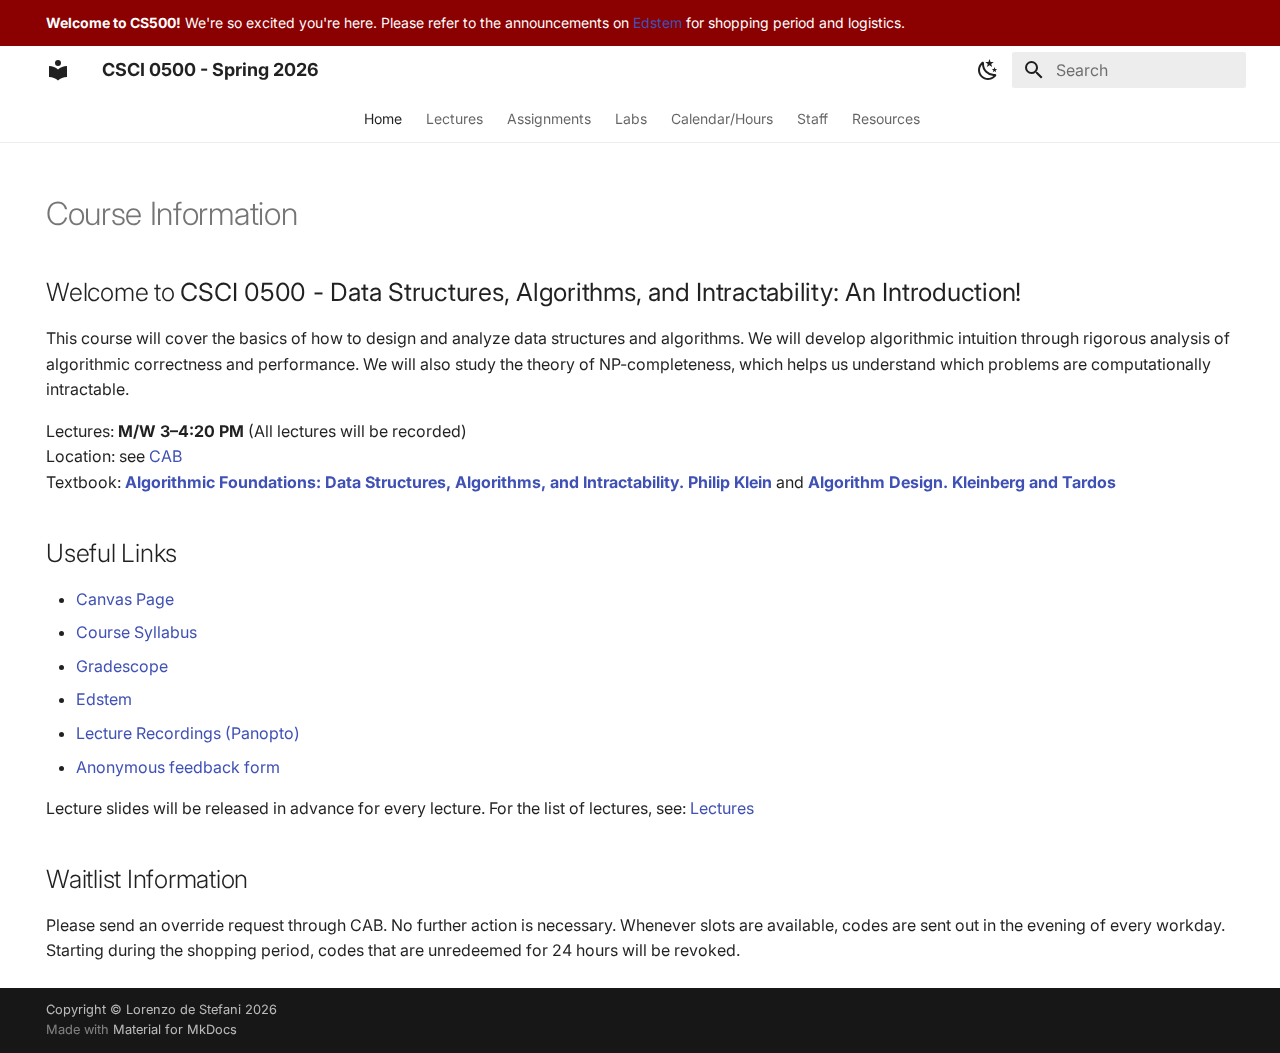
<file: index.html>
<!doctype html>
<html lang="en" class="no-js">
  <head>
    
      <meta charset="utf-8">
      <meta name="viewport" content="width=device-width,initial-scale=1">
      
        <meta name="description" content="Course website: lectures, assignments, hours, staff, policies.">
      
      
      
        <link rel="canonical" href="https://brown-cs500.github.io/spring-2026-website/">
      
      
      
        <link rel="next" href="lectures/">
      
      
        
      
      
      <link rel="icon" href="assets/images/favicon.png">
      <meta name="generator" content="mkdocs-1.6.1, mkdocs-material-9.7.1">
    
    
      
        <title>CSCI 0500 - Spring 2026</title>
      
    
    
      <link rel="stylesheet" href="assets/stylesheets/main.484c7ddc.min.css">
      
        
        <link rel="stylesheet" href="assets/stylesheets/palette.ab4e12ef.min.css">
      
      


    
    
      
    
    
      
        
        
        <link rel="preconnect" href="https://fonts.gstatic.com" crossorigin>
        <link rel="stylesheet" href="https://fonts.googleapis.com/css?family=Inter:300,300i,400,400i,700,700i%7CJetBrains+Mono:400,400i,700,700i&display=fallback">
        <style>:root{--md-text-font:"Inter";--md-code-font:"JetBrains Mono"}</style>
      
    
    
      <link rel="stylesheet" href="stylesheets/extra.css">
    
    <script>__md_scope=new URL(".",location),__md_hash=e=>[...e].reduce(((e,_)=>(e<<5)-e+_.charCodeAt(0)),0),__md_get=(e,_=localStorage,t=__md_scope)=>JSON.parse(_.getItem(t.pathname+"."+e)),__md_set=(e,_,t=localStorage,a=__md_scope)=>{try{t.setItem(a.pathname+"."+e,JSON.stringify(_))}catch(e){}}</script>
    
      

    
    
  </head>
  
  
    
    
      
    
    
    
    
    <body dir="ltr" data-md-color-scheme="default" data-md-color-primary="white" data-md-color-accent="deep-orange">
  
    
    <input class="md-toggle" data-md-toggle="drawer" type="checkbox" id="__drawer" autocomplete="off">
    <input class="md-toggle" data-md-toggle="search" type="checkbox" id="__search" autocomplete="off">
    <label class="md-overlay" for="__drawer"></label>
    <div data-md-component="skip">
      
        
        <a href="#course-information" class="md-skip">
          Skip to content
        </a>
      
    </div>
    <div data-md-component="announce">
      
        <aside class="md-banner">
          <div class="md-banner__inner md-grid md-typeset">
            
            
  <!-- Add announcement here, including arbitrary HTML -->
  <b>Welcome to CS500!</b> We're so excited you're here. Please refer to the announcements on <a href = "https://edstem.org/us/courses/90123/discussion" target= "_blank" rel="noopener"> Edstem
  </a> for shopping period and logistics.

          </div>
          
        </aside>
      
    </div>
    
    
      

  

<header class="md-header md-header--shadow md-header--lifted" data-md-component="header">
  <nav class="md-header__inner md-grid" aria-label="Header">
    <a href="." title="CSCI 0500 - Spring 2026" class="md-header__button md-logo" aria-label="CSCI 0500 - Spring 2026" data-md-component="logo">
      
  
  <svg xmlns="http://www.w3.org/2000/svg" viewBox="0 0 24 24"><path d="M12 8a3 3 0 0 0 3-3 3 3 0 0 0-3-3 3 3 0 0 0-3 3 3 3 0 0 0 3 3m0 3.54C9.64 9.35 6.5 8 3 8v11c3.5 0 6.64 1.35 9 3.54 2.36-2.19 5.5-3.54 9-3.54V8c-3.5 0-6.64 1.35-9 3.54"/></svg>

    </a>
    <label class="md-header__button md-icon" for="__drawer">
      
      <svg xmlns="http://www.w3.org/2000/svg" viewBox="0 0 24 24"><path d="M3 6h18v2H3zm0 5h18v2H3zm0 5h18v2H3z"/></svg>
    </label>
    <div class="md-header__title" data-md-component="header-title">
      <div class="md-header__ellipsis">
        <div class="md-header__topic">
          <span class="md-ellipsis">
            CSCI 0500 - Spring 2026
          </span>
        </div>
        <div class="md-header__topic" data-md-component="header-topic">
          <span class="md-ellipsis">
            
              Home
            
          </span>
        </div>
      </div>
    </div>
    
      
        <form class="md-header__option" data-md-component="palette">
  
    
    
    
    <input class="md-option" data-md-color-media="" data-md-color-scheme="default" data-md-color-primary="white" data-md-color-accent="deep-orange"  aria-label="Switch to dark mode"  type="radio" name="__palette" id="__palette_0">
    
      <label class="md-header__button md-icon" title="Switch to dark mode" for="__palette_1" hidden>
        <svg xmlns="http://www.w3.org/2000/svg" viewBox="0 0 24 24"><path d="m17.75 4.09-2.53 1.94.91 3.06-2.63-1.81-2.63 1.81.91-3.06-2.53-1.94L12.44 4l1.06-3 1.06 3zm3.5 6.91-1.64 1.25.59 1.98-1.7-1.17-1.7 1.17.59-1.98L15.75 11l2.06-.05L18.5 9l.69 1.95zm-2.28 4.95c.83-.08 1.72 1.1 1.19 1.85-.32.45-.66.87-1.08 1.27C15.17 23 8.84 23 4.94 19.07c-3.91-3.9-3.91-10.24 0-14.14.4-.4.82-.76 1.27-1.08.75-.53 1.93.36 1.85 1.19-.27 2.86.69 5.83 2.89 8.02a9.96 9.96 0 0 0 8.02 2.89m-1.64 2.02a12.08 12.08 0 0 1-7.8-3.47c-2.17-2.19-3.33-5-3.49-7.82-2.81 3.14-2.7 7.96.31 10.98 3.02 3.01 7.84 3.12 10.98.31"/></svg>
      </label>
    
  
    
    
    
    <input class="md-option" data-md-color-media="" data-md-color-scheme="slate" data-md-color-primary="black" data-md-color-accent="deep-orange"  aria-label="Switch to light mode"  type="radio" name="__palette" id="__palette_1">
    
      <label class="md-header__button md-icon" title="Switch to light mode" for="__palette_0" hidden>
        <svg xmlns="http://www.w3.org/2000/svg" viewBox="0 0 24 24"><path d="M12 7a5 5 0 0 1 5 5 5 5 0 0 1-5 5 5 5 0 0 1-5-5 5 5 0 0 1 5-5m0 2a3 3 0 0 0-3 3 3 3 0 0 0 3 3 3 3 0 0 0 3-3 3 3 0 0 0-3-3m0-7 2.39 3.42C13.65 5.15 12.84 5 12 5s-1.65.15-2.39.42zM3.34 7l4.16-.35A7.2 7.2 0 0 0 5.94 8.5c-.44.74-.69 1.5-.83 2.29zm.02 10 1.76-3.77a7.131 7.131 0 0 0 2.38 4.14zM20.65 7l-1.77 3.79a7.02 7.02 0 0 0-2.38-4.15zm-.01 10-4.14.36c.59-.51 1.12-1.14 1.54-1.86.42-.73.69-1.5.83-2.29zM12 22l-2.41-3.44c.74.27 1.55.44 2.41.44.82 0 1.63-.17 2.37-.44z"/></svg>
      </label>
    
  
</form>
      
    
    
      <script>var palette=__md_get("__palette");if(palette&&palette.color){if("(prefers-color-scheme)"===palette.color.media){var media=matchMedia("(prefers-color-scheme: light)"),input=document.querySelector(media.matches?"[data-md-color-media='(prefers-color-scheme: light)']":"[data-md-color-media='(prefers-color-scheme: dark)']");palette.color.media=input.getAttribute("data-md-color-media"),palette.color.scheme=input.getAttribute("data-md-color-scheme"),palette.color.primary=input.getAttribute("data-md-color-primary"),palette.color.accent=input.getAttribute("data-md-color-accent")}for(var[key,value]of Object.entries(palette.color))document.body.setAttribute("data-md-color-"+key,value)}</script>
    
    
    
      
      
        <label class="md-header__button md-icon" for="__search">
          
          <svg xmlns="http://www.w3.org/2000/svg" viewBox="0 0 24 24"><path d="M9.5 3A6.5 6.5 0 0 1 16 9.5c0 1.61-.59 3.09-1.56 4.23l.27.27h.79l5 5-1.5 1.5-5-5v-.79l-.27-.27A6.52 6.52 0 0 1 9.5 16 6.5 6.5 0 0 1 3 9.5 6.5 6.5 0 0 1 9.5 3m0 2C7 5 5 7 5 9.5S7 14 9.5 14 14 12 14 9.5 12 5 9.5 5"/></svg>
        </label>
        <div class="md-search" data-md-component="search" role="dialog">
  <label class="md-search__overlay" for="__search"></label>
  <div class="md-search__inner" role="search">
    <form class="md-search__form" name="search">
      <input type="text" class="md-search__input" name="query" aria-label="Search" placeholder="Search" autocapitalize="off" autocorrect="off" autocomplete="off" spellcheck="false" data-md-component="search-query" required>
      <label class="md-search__icon md-icon" for="__search">
        
        <svg xmlns="http://www.w3.org/2000/svg" viewBox="0 0 24 24"><path d="M9.5 3A6.5 6.5 0 0 1 16 9.5c0 1.61-.59 3.09-1.56 4.23l.27.27h.79l5 5-1.5 1.5-5-5v-.79l-.27-.27A6.52 6.52 0 0 1 9.5 16 6.5 6.5 0 0 1 3 9.5 6.5 6.5 0 0 1 9.5 3m0 2C7 5 5 7 5 9.5S7 14 9.5 14 14 12 14 9.5 12 5 9.5 5"/></svg>
        
        <svg xmlns="http://www.w3.org/2000/svg" viewBox="0 0 24 24"><path d="M20 11v2H8l5.5 5.5-1.42 1.42L4.16 12l7.92-7.92L13.5 5.5 8 11z"/></svg>
      </label>
      <nav class="md-search__options" aria-label="Search">
        
        <button type="reset" class="md-search__icon md-icon" title="Clear" aria-label="Clear" tabindex="-1">
          
          <svg xmlns="http://www.w3.org/2000/svg" viewBox="0 0 24 24"><path d="M19 6.41 17.59 5 12 10.59 6.41 5 5 6.41 10.59 12 5 17.59 6.41 19 12 13.41 17.59 19 19 17.59 13.41 12z"/></svg>
        </button>
      </nav>
      
        <div class="md-search__suggest" data-md-component="search-suggest"></div>
      
    </form>
    <div class="md-search__output">
      <div class="md-search__scrollwrap" tabindex="0" data-md-scrollfix>
        <div class="md-search-result" data-md-component="search-result">
          <div class="md-search-result__meta">
            Initializing search
          </div>
          <ol class="md-search-result__list" role="presentation"></ol>
        </div>
      </div>
    </div>
  </div>
</div>
      
    
    
  </nav>
  
    
      
<nav class="md-tabs" aria-label="Tabs" data-md-component="tabs">
  <div class="md-grid">
    <ul class="md-tabs__list">
      
        
  
  
  
    
  
  
    <li class="md-tabs__item md-tabs__item--active">
      <a href="." class="md-tabs__link">
        
  
  
    
  
  Home

      </a>
    </li>
  

      
        
  
  
  
  
    <li class="md-tabs__item">
      <a href="lectures/" class="md-tabs__link">
        
  
  
    
  
  Lectures

      </a>
    </li>
  

      
        
  
  
  
  
    <li class="md-tabs__item">
      <a href="assignments/" class="md-tabs__link">
        
  
  
    
  
  Assignments

      </a>
    </li>
  

      
        
  
  
  
  
    <li class="md-tabs__item">
      <a href="labs/" class="md-tabs__link">
        
  
  
    
  
  Labs

      </a>
    </li>
  

      
        
  
  
  
  
    <li class="md-tabs__item">
      <a href="hours/" class="md-tabs__link">
        
  
  
    
  
  Calendar/Hours

      </a>
    </li>
  

      
        
  
  
  
  
    <li class="md-tabs__item">
      <a href="staff/" class="md-tabs__link">
        
  
  
    
  
  Staff

      </a>
    </li>
  

      
        
  
  
  
  
    <li class="md-tabs__item">
      <a href="resources/" class="md-tabs__link">
        
  
  
    
  
  Resources

      </a>
    </li>
  

      
    </ul>
  </div>
</nav>
    
  
</header>
    
    <div class="md-container" data-md-component="container">
      
      
        
      
      <main class="md-main" data-md-component="main">
        <div class="md-main__inner md-grid">
          
            
              
                
              
              <div class="md-sidebar md-sidebar--primary" data-md-component="sidebar" data-md-type="navigation" hidden>
                <div class="md-sidebar__scrollwrap">
                  <div class="md-sidebar__inner">
                    


  


  

<nav class="md-nav md-nav--primary md-nav--lifted md-nav--integrated" aria-label="Navigation" data-md-level="0">
  <label class="md-nav__title" for="__drawer">
    <a href="." title="CSCI 0500 - Spring 2026" class="md-nav__button md-logo" aria-label="CSCI 0500 - Spring 2026" data-md-component="logo">
      
  
  <svg xmlns="http://www.w3.org/2000/svg" viewBox="0 0 24 24"><path d="M12 8a3 3 0 0 0 3-3 3 3 0 0 0-3-3 3 3 0 0 0-3 3 3 3 0 0 0 3 3m0 3.54C9.64 9.35 6.5 8 3 8v11c3.5 0 6.64 1.35 9 3.54 2.36-2.19 5.5-3.54 9-3.54V8c-3.5 0-6.64 1.35-9 3.54"/></svg>

    </a>
    CSCI 0500 - Spring 2026
  </label>
  
  <ul class="md-nav__list" data-md-scrollfix>
    
      
      
  
  
    
  
  
  
    <li class="md-nav__item md-nav__item--active">
      
      <input class="md-nav__toggle md-toggle" type="checkbox" id="__toc">
      
      
        
      
      
        <label class="md-nav__link md-nav__link--active" for="__toc">
          
  
  
  <span class="md-ellipsis">
    
  
    Home
  

    
  </span>
  
  

          <span class="md-nav__icon md-icon"></span>
        </label>
      
      <a href="." class="md-nav__link md-nav__link--active">
        
  
  
  <span class="md-ellipsis">
    
  
    Home
  

    
  </span>
  
  

      </a>
      
        

<nav class="md-nav md-nav--secondary" aria-label="Table of contents">
  
  
  
    
  
  
    <label class="md-nav__title" for="__toc">
      <span class="md-nav__icon md-icon"></span>
      Table of contents
    </label>
    <ul class="md-nav__list" data-md-component="toc" data-md-scrollfix>
      
        <li class="md-nav__item">
  <a href="#welcome-to-csci-0500-data-structures-algorithms-and-intractability-an-introduction" class="md-nav__link">
    <span class="md-ellipsis">
      
        Welcome to CSCI 0500 - Data Structures, Algorithms, and Intractability: An Introduction!
      
    </span>
  </a>
  
</li>
      
        <li class="md-nav__item">
  <a href="#useful-links" class="md-nav__link">
    <span class="md-ellipsis">
      
        Useful Links
      
    </span>
  </a>
  
</li>
      
        <li class="md-nav__item">
  <a href="#waitlist-information" class="md-nav__link">
    <span class="md-ellipsis">
      
        Waitlist Information
      
    </span>
  </a>
  
</li>
      
    </ul>
  
</nav>
      
    </li>
  

    
      
      
  
  
  
  
    <li class="md-nav__item">
      <a href="lectures/" class="md-nav__link">
        
  
  
  <span class="md-ellipsis">
    
  
    Lectures
  

    
  </span>
  
  

      </a>
    </li>
  

    
      
      
  
  
  
  
    <li class="md-nav__item">
      <a href="assignments/" class="md-nav__link">
        
  
  
  <span class="md-ellipsis">
    
  
    Assignments
  

    
  </span>
  
  

      </a>
    </li>
  

    
      
      
  
  
  
  
    <li class="md-nav__item">
      <a href="labs/" class="md-nav__link">
        
  
  
  <span class="md-ellipsis">
    
  
    Labs
  

    
  </span>
  
  

      </a>
    </li>
  

    
      
      
  
  
  
  
    <li class="md-nav__item">
      <a href="hours/" class="md-nav__link">
        
  
  
  <span class="md-ellipsis">
    
  
    Calendar/Hours
  

    
  </span>
  
  

      </a>
    </li>
  

    
      
      
  
  
  
  
    <li class="md-nav__item">
      <a href="staff/" class="md-nav__link">
        
  
  
  <span class="md-ellipsis">
    
  
    Staff
  

    
  </span>
  
  

      </a>
    </li>
  

    
      
      
  
  
  
  
    <li class="md-nav__item">
      <a href="resources/" class="md-nav__link">
        
  
  
  <span class="md-ellipsis">
    
  
    Resources
  

    
  </span>
  
  

      </a>
    </li>
  

    
  </ul>
</nav>
                  </div>
                </div>
              </div>
            
            
          
          
            <div class="md-content" data-md-component="content">
              
              <article class="md-content__inner md-typeset">
                
                  
  




<h1 id="course-information">Course Information<a class="headerlink" href="#course-information" title="Permanent link">&para;</a></h1>
<h2 id="welcome-to-csci-0500-data-structures-algorithms-and-intractability-an-introduction">Welcome to <strong>CSCI 0500 - Data Structures, Algorithms, and Intractability: An Introduction!</strong><a class="headerlink" href="#welcome-to-csci-0500-data-structures-algorithms-and-intractability-an-introduction" title="Permanent link">&para;</a></h2>
<p>This course will cover the basics of how to design and analyze data structures and algorithms. We will develop algorithmic intuition through rigorous analysis of algorithmic correctness and performance. We will also study the theory of NP-completeness, which helps us understand which problems are computationally intractable.</p>
<p>Lectures: <strong>M/W 3–4:20 PM</strong> (All lectures will be recorded) <br>
Location: see <a href="https://cab.brown.edu/" target="_blank" rel="noopener noreferrer"> CAB</a><br>
Textbook:<a href="https://drive.google.com/drive/folders/1I5mnU9wvFXO6xmIBKYTReGlbFgcKydvY" target="_blank" rel="noopener noreferrer"><strong> Algorithmic Foundations: Data Structures, Algorithms, and Intractability. Philip Klein</strong></a> and <a href="https://theswissbay.ch/pdf/Gentoomen%20Library/Algorithms/Algorithm%20Design%20-%20John%20Kleinberg%20-%20%C3%89va%20Tardos.pdf" target="_blank" rel="noopener noreferrer"><strong>Algorithm Design. Kleinberg and Tardos</strong></a></p>
<h2 id="useful-links">Useful Links<a class="headerlink" href="#useful-links" title="Permanent link">&para;</a></h2>
<ul>
<li><a href = "https://canvas.brown.edu/courses/1101518" target="_blank" rel="noopener"> Canvas Page </a></li>
<li><a href = "https://drive.google.com/file/d/1c24UBcY1u2EzkkJdwx-NnX3xMxEAsi3_/view?usp=sharing"  target="_blank" rel="noopener"> Course Syllabus </a></li>
<li><a href="https://www.gradescope.com/courses/1204707" target="_blank" rel="noopener">
    Gradescope
  </a></li>
<li><a href = "https://edstem.org/us/courses/90123/discussion" target= "_blank" rel="noopener"> Edstem
  </a></li>
<li><a href = "https://canvas.brown.edu/courses/1101518/external_tools/33943" target= "_blank" rel="noopener"> Lecture Recordings (Panopto) </a></li>
<li><a href = "https://forms.gle/KY7oNuYqMJ48EeqX7" target="_blank" rel="noopener"> Anonymous feedback form </a></li>
</ul>
<p>Lecture slides will be released in advance for every lecture. For the list of lectures, see: <a href="lectures/">Lectures</a></p>
<h2 id="waitlist-information">Waitlist Information<a class="headerlink" href="#waitlist-information" title="Permanent link">&para;</a></h2>
<p>Please send an override request through CAB. No further action is necessary. Whenever slots are available, codes are sent out in the evening of every workday. Starting during the shopping period, codes that are unredeemed for 24 hours will be revoked.</p>







  
  




  



                
              </article>
            </div>
          
          
<script>var target=document.getElementById(location.hash.slice(1));target&&target.name&&(target.checked=target.name.startsWith("__tabbed_"))</script>
        </div>
        
      </main>
      
        <footer class="md-footer">
  
  <div class="md-footer-meta md-typeset">
    <div class="md-footer-meta__inner md-grid">
      <div class="md-copyright">
  
    <div class="md-copyright__highlight">
      Copyright &copy; Lorenzo de Stefani 2026
    </div>
  
  
    Made with
    <a href="https://squidfunk.github.io/mkdocs-material/" target="_blank" rel="noopener">
      Material for MkDocs
    </a>
  
</div>
      
    </div>
  </div>
</footer>
      
    </div>
    <div class="md-dialog" data-md-component="dialog">
      <div class="md-dialog__inner md-typeset"></div>
    </div>
    
      <div class="md-progress" data-md-component="progress" role="progressbar"></div>
    
    
    
      
      
      <script id="__config" type="application/json">{"annotate": null, "base": ".", "features": ["navigation.tabs", "navigation.tabs.sticky", "navigation.instant", "navigation.instant.progress", "navigation.tracking", "toc.follow", "toc.integrate", "search.suggest", "search.highlight", "content.code.copy", "content.external.links"], "search": "assets/javascripts/workers/search.2c215733.min.js", "tags": null, "translations": {"clipboard.copied": "Copied to clipboard", "clipboard.copy": "Copy to clipboard", "search.result.more.one": "1 more on this page", "search.result.more.other": "# more on this page", "search.result.none": "No matching documents", "search.result.one": "1 matching document", "search.result.other": "# matching documents", "search.result.placeholder": "Type to start searching", "search.result.term.missing": "Missing", "select.version": "Select version"}, "version": null}</script>
    
    
      <script src="assets/javascripts/bundle.79ae519e.min.js"></script>
      
    
  </body>
</html>
</file>
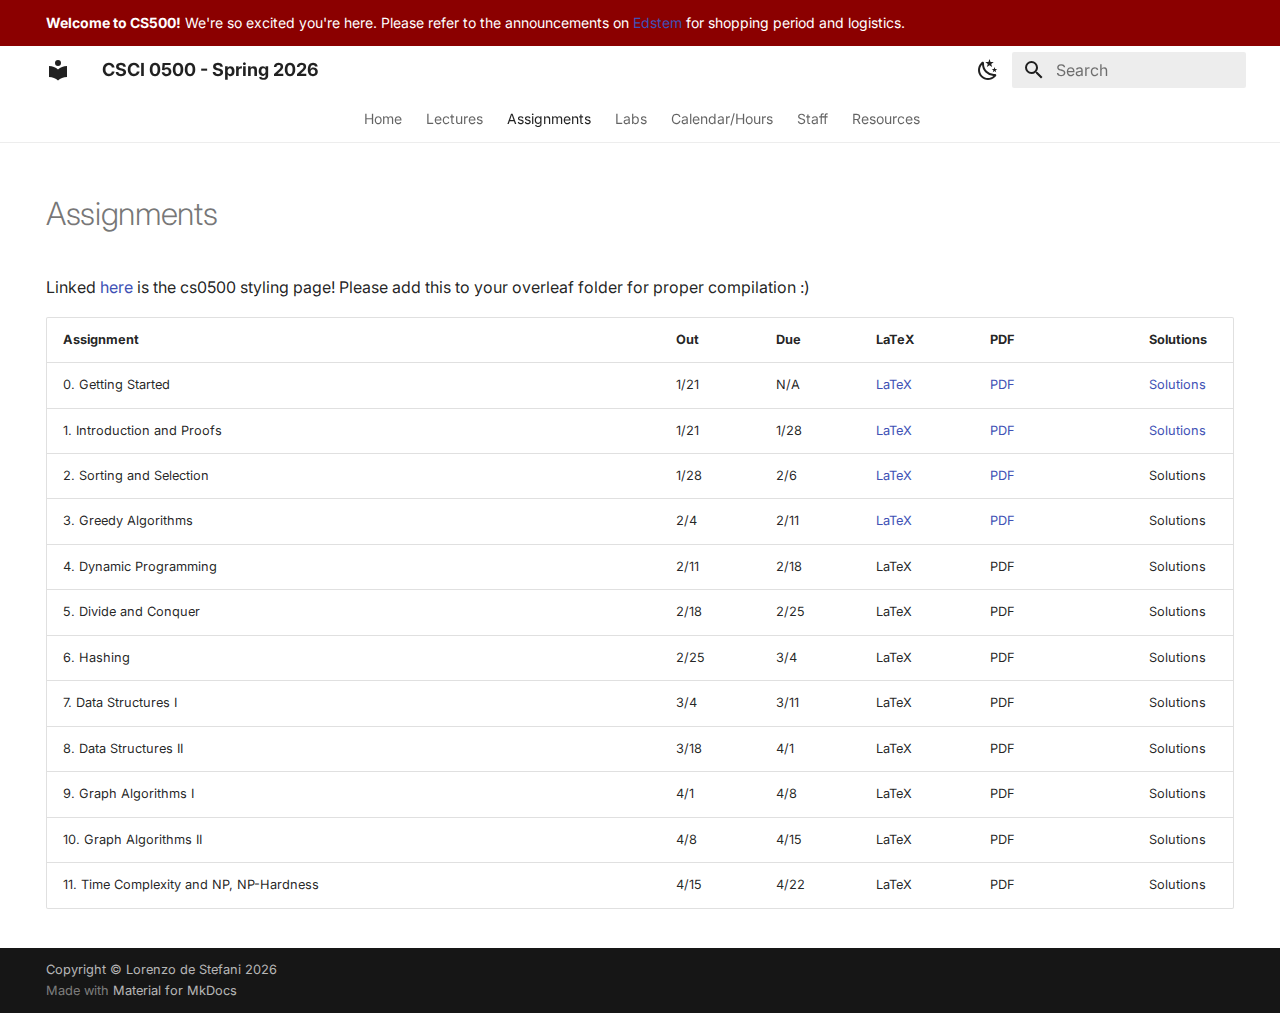
<file: assignments/index.html>
<!doctype html>
<html lang="en" class="no-js">
  <head>
    
      <meta charset="utf-8">
      <meta name="viewport" content="width=device-width,initial-scale=1">
      
        <meta name="description" content="Course website: lectures, assignments, hours, staff, policies.">
      
      
      
        <link rel="canonical" href="https://brown-cs500.github.io/spring-2026-website/assignments/">
      
      
        <link rel="prev" href="../lectures/">
      
      
        <link rel="next" href="../labs/">
      
      
        
      
      
      <link rel="icon" href="../assets/images/favicon.png">
      <meta name="generator" content="mkdocs-1.6.1, mkdocs-material-9.7.1">
    
    
      
        <title>Assignments - CSCI 0500 - Spring 2026</title>
      
    
    
      <link rel="stylesheet" href="../assets/stylesheets/main.484c7ddc.min.css">
      
        
        <link rel="stylesheet" href="../assets/stylesheets/palette.ab4e12ef.min.css">
      
      


    
    
      
    
    
      
        
        
        <link rel="preconnect" href="https://fonts.gstatic.com" crossorigin>
        <link rel="stylesheet" href="https://fonts.googleapis.com/css?family=Inter:300,300i,400,400i,700,700i%7CJetBrains+Mono:400,400i,700,700i&display=fallback">
        <style>:root{--md-text-font:"Inter";--md-code-font:"JetBrains Mono"}</style>
      
    
    
      <link rel="stylesheet" href="../stylesheets/extra.css">
    
    <script>__md_scope=new URL("..",location),__md_hash=e=>[...e].reduce(((e,_)=>(e<<5)-e+_.charCodeAt(0)),0),__md_get=(e,_=localStorage,t=__md_scope)=>JSON.parse(_.getItem(t.pathname+"."+e)),__md_set=(e,_,t=localStorage,a=__md_scope)=>{try{t.setItem(a.pathname+"."+e,JSON.stringify(_))}catch(e){}}</script>
    
      

    
    
  </head>
  
  
    
    
      
    
    
    
    
    <body dir="ltr" data-md-color-scheme="default" data-md-color-primary="white" data-md-color-accent="deep-orange">
  
    
    <input class="md-toggle" data-md-toggle="drawer" type="checkbox" id="__drawer" autocomplete="off">
    <input class="md-toggle" data-md-toggle="search" type="checkbox" id="__search" autocomplete="off">
    <label class="md-overlay" for="__drawer"></label>
    <div data-md-component="skip">
      
    </div>
    <div data-md-component="announce">
      
        <aside class="md-banner">
          <div class="md-banner__inner md-grid md-typeset">
            
            
  <!-- Add announcement here, including arbitrary HTML -->
  <b>Welcome to CS500!</b> We're so excited you're here. Please refer to the announcements on <a href = "https://edstem.org/us/courses/90123/discussion" target= "_blank" rel="noopener"> Edstem
  </a> for shopping period and logistics.

          </div>
          
        </aside>
      
    </div>
    
    
      

  

<header class="md-header md-header--shadow md-header--lifted" data-md-component="header">
  <nav class="md-header__inner md-grid" aria-label="Header">
    <a href=".." title="CSCI 0500 - Spring 2026" class="md-header__button md-logo" aria-label="CSCI 0500 - Spring 2026" data-md-component="logo">
      
  
  <svg xmlns="http://www.w3.org/2000/svg" viewBox="0 0 24 24"><path d="M12 8a3 3 0 0 0 3-3 3 3 0 0 0-3-3 3 3 0 0 0-3 3 3 3 0 0 0 3 3m0 3.54C9.64 9.35 6.5 8 3 8v11c3.5 0 6.64 1.35 9 3.54 2.36-2.19 5.5-3.54 9-3.54V8c-3.5 0-6.64 1.35-9 3.54"/></svg>

    </a>
    <label class="md-header__button md-icon" for="__drawer">
      
      <svg xmlns="http://www.w3.org/2000/svg" viewBox="0 0 24 24"><path d="M3 6h18v2H3zm0 5h18v2H3zm0 5h18v2H3z"/></svg>
    </label>
    <div class="md-header__title" data-md-component="header-title">
      <div class="md-header__ellipsis">
        <div class="md-header__topic">
          <span class="md-ellipsis">
            CSCI 0500 - Spring 2026
          </span>
        </div>
        <div class="md-header__topic" data-md-component="header-topic">
          <span class="md-ellipsis">
            
              Assignments
            
          </span>
        </div>
      </div>
    </div>
    
      
        <form class="md-header__option" data-md-component="palette">
  
    
    
    
    <input class="md-option" data-md-color-media="" data-md-color-scheme="default" data-md-color-primary="white" data-md-color-accent="deep-orange"  aria-label="Switch to dark mode"  type="radio" name="__palette" id="__palette_0">
    
      <label class="md-header__button md-icon" title="Switch to dark mode" for="__palette_1" hidden>
        <svg xmlns="http://www.w3.org/2000/svg" viewBox="0 0 24 24"><path d="m17.75 4.09-2.53 1.94.91 3.06-2.63-1.81-2.63 1.81.91-3.06-2.53-1.94L12.44 4l1.06-3 1.06 3zm3.5 6.91-1.64 1.25.59 1.98-1.7-1.17-1.7 1.17.59-1.98L15.75 11l2.06-.05L18.5 9l.69 1.95zm-2.28 4.95c.83-.08 1.72 1.1 1.19 1.85-.32.45-.66.87-1.08 1.27C15.17 23 8.84 23 4.94 19.07c-3.91-3.9-3.91-10.24 0-14.14.4-.4.82-.76 1.27-1.08.75-.53 1.93.36 1.85 1.19-.27 2.86.69 5.83 2.89 8.02a9.96 9.96 0 0 0 8.02 2.89m-1.64 2.02a12.08 12.08 0 0 1-7.8-3.47c-2.17-2.19-3.33-5-3.49-7.82-2.81 3.14-2.7 7.96.31 10.98 3.02 3.01 7.84 3.12 10.98.31"/></svg>
      </label>
    
  
    
    
    
    <input class="md-option" data-md-color-media="" data-md-color-scheme="slate" data-md-color-primary="black" data-md-color-accent="deep-orange"  aria-label="Switch to light mode"  type="radio" name="__palette" id="__palette_1">
    
      <label class="md-header__button md-icon" title="Switch to light mode" for="__palette_0" hidden>
        <svg xmlns="http://www.w3.org/2000/svg" viewBox="0 0 24 24"><path d="M12 7a5 5 0 0 1 5 5 5 5 0 0 1-5 5 5 5 0 0 1-5-5 5 5 0 0 1 5-5m0 2a3 3 0 0 0-3 3 3 3 0 0 0 3 3 3 3 0 0 0 3-3 3 3 0 0 0-3-3m0-7 2.39 3.42C13.65 5.15 12.84 5 12 5s-1.65.15-2.39.42zM3.34 7l4.16-.35A7.2 7.2 0 0 0 5.94 8.5c-.44.74-.69 1.5-.83 2.29zm.02 10 1.76-3.77a7.131 7.131 0 0 0 2.38 4.14zM20.65 7l-1.77 3.79a7.02 7.02 0 0 0-2.38-4.15zm-.01 10-4.14.36c.59-.51 1.12-1.14 1.54-1.86.42-.73.69-1.5.83-2.29zM12 22l-2.41-3.44c.74.27 1.55.44 2.41.44.82 0 1.63-.17 2.37-.44z"/></svg>
      </label>
    
  
</form>
      
    
    
      <script>var palette=__md_get("__palette");if(palette&&palette.color){if("(prefers-color-scheme)"===palette.color.media){var media=matchMedia("(prefers-color-scheme: light)"),input=document.querySelector(media.matches?"[data-md-color-media='(prefers-color-scheme: light)']":"[data-md-color-media='(prefers-color-scheme: dark)']");palette.color.media=input.getAttribute("data-md-color-media"),palette.color.scheme=input.getAttribute("data-md-color-scheme"),palette.color.primary=input.getAttribute("data-md-color-primary"),palette.color.accent=input.getAttribute("data-md-color-accent")}for(var[key,value]of Object.entries(palette.color))document.body.setAttribute("data-md-color-"+key,value)}</script>
    
    
    
      
      
        <label class="md-header__button md-icon" for="__search">
          
          <svg xmlns="http://www.w3.org/2000/svg" viewBox="0 0 24 24"><path d="M9.5 3A6.5 6.5 0 0 1 16 9.5c0 1.61-.59 3.09-1.56 4.23l.27.27h.79l5 5-1.5 1.5-5-5v-.79l-.27-.27A6.52 6.52 0 0 1 9.5 16 6.5 6.5 0 0 1 3 9.5 6.5 6.5 0 0 1 9.5 3m0 2C7 5 5 7 5 9.5S7 14 9.5 14 14 12 14 9.5 12 5 9.5 5"/></svg>
        </label>
        <div class="md-search" data-md-component="search" role="dialog">
  <label class="md-search__overlay" for="__search"></label>
  <div class="md-search__inner" role="search">
    <form class="md-search__form" name="search">
      <input type="text" class="md-search__input" name="query" aria-label="Search" placeholder="Search" autocapitalize="off" autocorrect="off" autocomplete="off" spellcheck="false" data-md-component="search-query" required>
      <label class="md-search__icon md-icon" for="__search">
        
        <svg xmlns="http://www.w3.org/2000/svg" viewBox="0 0 24 24"><path d="M9.5 3A6.5 6.5 0 0 1 16 9.5c0 1.61-.59 3.09-1.56 4.23l.27.27h.79l5 5-1.5 1.5-5-5v-.79l-.27-.27A6.52 6.52 0 0 1 9.5 16 6.5 6.5 0 0 1 3 9.5 6.5 6.5 0 0 1 9.5 3m0 2C7 5 5 7 5 9.5S7 14 9.5 14 14 12 14 9.5 12 5 9.5 5"/></svg>
        
        <svg xmlns="http://www.w3.org/2000/svg" viewBox="0 0 24 24"><path d="M20 11v2H8l5.5 5.5-1.42 1.42L4.16 12l7.92-7.92L13.5 5.5 8 11z"/></svg>
      </label>
      <nav class="md-search__options" aria-label="Search">
        
        <button type="reset" class="md-search__icon md-icon" title="Clear" aria-label="Clear" tabindex="-1">
          
          <svg xmlns="http://www.w3.org/2000/svg" viewBox="0 0 24 24"><path d="M19 6.41 17.59 5 12 10.59 6.41 5 5 6.41 10.59 12 5 17.59 6.41 19 12 13.41 17.59 19 19 17.59 13.41 12z"/></svg>
        </button>
      </nav>
      
        <div class="md-search__suggest" data-md-component="search-suggest"></div>
      
    </form>
    <div class="md-search__output">
      <div class="md-search__scrollwrap" tabindex="0" data-md-scrollfix>
        <div class="md-search-result" data-md-component="search-result">
          <div class="md-search-result__meta">
            Initializing search
          </div>
          <ol class="md-search-result__list" role="presentation"></ol>
        </div>
      </div>
    </div>
  </div>
</div>
      
    
    
  </nav>
  
    
      
<nav class="md-tabs" aria-label="Tabs" data-md-component="tabs">
  <div class="md-grid">
    <ul class="md-tabs__list">
      
        
  
  
  
  
    <li class="md-tabs__item">
      <a href=".." class="md-tabs__link">
        
  
  
    
  
  Home

      </a>
    </li>
  

      
        
  
  
  
  
    <li class="md-tabs__item">
      <a href="../lectures/" class="md-tabs__link">
        
  
  
    
  
  Lectures

      </a>
    </li>
  

      
        
  
  
  
    
  
  
    <li class="md-tabs__item md-tabs__item--active">
      <a href="./" class="md-tabs__link">
        
  
  
    
  
  Assignments

      </a>
    </li>
  

      
        
  
  
  
  
    <li class="md-tabs__item">
      <a href="../labs/" class="md-tabs__link">
        
  
  
    
  
  Labs

      </a>
    </li>
  

      
        
  
  
  
  
    <li class="md-tabs__item">
      <a href="../hours/" class="md-tabs__link">
        
  
  
    
  
  Calendar/Hours

      </a>
    </li>
  

      
        
  
  
  
  
    <li class="md-tabs__item">
      <a href="../staff/" class="md-tabs__link">
        
  
  
    
  
  Staff

      </a>
    </li>
  

      
        
  
  
  
  
    <li class="md-tabs__item">
      <a href="../resources/" class="md-tabs__link">
        
  
  
    
  
  Resources

      </a>
    </li>
  

      
    </ul>
  </div>
</nav>
    
  
</header>
    
    <div class="md-container" data-md-component="container">
      
      
        
      
      <main class="md-main" data-md-component="main">
        <div class="md-main__inner md-grid">
          
            
              
                
              
              <div class="md-sidebar md-sidebar--primary" data-md-component="sidebar" data-md-type="navigation" hidden>
                <div class="md-sidebar__scrollwrap">
                  <div class="md-sidebar__inner">
                    


  


  

<nav class="md-nav md-nav--primary md-nav--lifted md-nav--integrated" aria-label="Navigation" data-md-level="0">
  <label class="md-nav__title" for="__drawer">
    <a href=".." title="CSCI 0500 - Spring 2026" class="md-nav__button md-logo" aria-label="CSCI 0500 - Spring 2026" data-md-component="logo">
      
  
  <svg xmlns="http://www.w3.org/2000/svg" viewBox="0 0 24 24"><path d="M12 8a3 3 0 0 0 3-3 3 3 0 0 0-3-3 3 3 0 0 0-3 3 3 3 0 0 0 3 3m0 3.54C9.64 9.35 6.5 8 3 8v11c3.5 0 6.64 1.35 9 3.54 2.36-2.19 5.5-3.54 9-3.54V8c-3.5 0-6.64 1.35-9 3.54"/></svg>

    </a>
    CSCI 0500 - Spring 2026
  </label>
  
  <ul class="md-nav__list" data-md-scrollfix>
    
      
      
  
  
  
  
    <li class="md-nav__item">
      <a href=".." class="md-nav__link">
        
  
  
  <span class="md-ellipsis">
    
  
    Home
  

    
  </span>
  
  

      </a>
    </li>
  

    
      
      
  
  
  
  
    <li class="md-nav__item">
      <a href="../lectures/" class="md-nav__link">
        
  
  
  <span class="md-ellipsis">
    
  
    Lectures
  

    
  </span>
  
  

      </a>
    </li>
  

    
      
      
  
  
    
  
  
  
    <li class="md-nav__item md-nav__item--active">
      
      <input class="md-nav__toggle md-toggle" type="checkbox" id="__toc">
      
      
      
      <a href="./" class="md-nav__link md-nav__link--active">
        
  
  
  <span class="md-ellipsis">
    
  
    Assignments
  

    
  </span>
  
  

      </a>
      
    </li>
  

    
      
      
  
  
  
  
    <li class="md-nav__item">
      <a href="../labs/" class="md-nav__link">
        
  
  
  <span class="md-ellipsis">
    
  
    Labs
  

    
  </span>
  
  

      </a>
    </li>
  

    
      
      
  
  
  
  
    <li class="md-nav__item">
      <a href="../hours/" class="md-nav__link">
        
  
  
  <span class="md-ellipsis">
    
  
    Calendar/Hours
  

    
  </span>
  
  

      </a>
    </li>
  

    
      
      
  
  
  
  
    <li class="md-nav__item">
      <a href="../staff/" class="md-nav__link">
        
  
  
  <span class="md-ellipsis">
    
  
    Staff
  

    
  </span>
  
  

      </a>
    </li>
  

    
      
      
  
  
  
  
    <li class="md-nav__item">
      <a href="../resources/" class="md-nav__link">
        
  
  
  <span class="md-ellipsis">
    
  
    Resources
  

    
  </span>
  
  

      </a>
    </li>
  

    
  </ul>
</nav>
                  </div>
                </div>
              </div>
            
            
          
          
            <div class="md-content" data-md-component="content">
              
              <article class="md-content__inner md-typeset">
                
                  
  




  <h1>Assignments</h1>

<p>Linked <a href="../assets/hw/cs0500.cls" target="_blank" rel="noopener noreferrer"> here </a> is the cs0500 styling page! Please add this to your overleaf folder for proper compilation :)</p>
<table>
  <colgroup>
    <col style="width:65%;">
    <col style="width:5;">
    <col style="width:5;">
    <col style="width:10%;">
    <col style="width:15%;">
  </colgroup>
  <thead>
    <tr>
      <th>Assignment</th>
      <th>Out</th>
      <th>Due</th>
      <th>LaTeX</th>
      <th>PDF</th>
      <th>Solutions</th>
    </tr>
  </thead>
    <tbody>
    <tr>
      <td>0. Getting Started</td>
      <td>1/21</td>
      <td>N/A</td>
      <td><a href="/spring-2026-website/assets/hw/hw0.tex" target="_blank">LaTeX</a></td>
      <td><a href="https://github.com/brown-cs500/spring-2026-website/blob/main/docs/assets/hw/hw0.pdf?raw=1" target="_blank">PDF</a></td>
      <td><a href="https://github.com/brown-cs500/spring-2026-website/blob/main/docs/assets/hw/hw0_sol.pdf?raw=1" target="_blank">Solutions</a></td>
    </tr>
    <tr>
      <td>1. Introduction and Proofs</td>
      <td>1/21</td>
      <td>1/28</td>
      <td><a href="/spring-2026-website/assets/hw/hw1.tex" target="_blank">LaTeX</a></td>
      <td><a href="https://github.com/brown-cs500/spring-2026-website/blob/main/docs/assets/hw/hw1.pdf?raw=1" target="_blank">PDF</a></td>
      <td><a href="https://github.com/brown-cs500/spring-2026-website/blob/main/docs/assets/hw/hw1_sol.pdf?raw=1" target="_blank">Solutions</a></td>
    </tr>
    <tr>
      <td>2. Sorting and Selection</td>
      <td>1/28</td>
      <td>2/6</td>
      <td><a href="/spring-2026-website/assets/hw/hw2.tex" target="_blank">LaTeX</a></td>
      <td><a href="https://github.com/brown-cs500/spring-2026-website/blob/main/docs/assets/hw/hw2.pdf?raw=1" target="_blank">PDF</a></td>
      <td>Solutions</td>
    </tr>
    <tr>
      <td>3. Greedy Algorithms</td>
      <td>2/4</td>
      <td>2/11</td>
      <td><a href="/spring-2026-website/assets/hw/hw3.tex" target="_blank">LaTeX</a></td>
      <td><a href="https://github.com/brown-cs500/spring-2026-website/blob/main/docs/assets/hw/hw3.pdf?raw=1" target="_blank">PDF</a></td>
      <td>Solutions</td>
    </tr>
    <tr>
      <td>4. Dynamic Programming</td>
      <td>2/11</td>
      <td>2/18</td>
      <td>LaTeX</td>
      <td>PDF</td>
      <td>Solutions</td>
    </tr>
    <tr>
      <td>5. Divide and Conquer</td>
      <td>2/18</td>
      <td>2/25</td>
      <td>LaTeX</td>
      <td>PDF</td>
      <td>Solutions</td>
    </tr>
    <tr>
      <td>6. Hashing</td>
      <td>2/25</td>
      <td>3/4</td>
      <td>LaTeX</td>
      <td>PDF</td>
      <td>Solutions</td>
    </tr>
    <tr>
      <td>7. Data Structures I</td>
      <td>3/4</td>
      <td>3/11</td>
      <td>LaTeX</td>
      <td>PDF</td>
      <td>Solutions</td>
    </tr>
    <tr>
      <td>8. Data Structures II</td>
      <td>3/18</td>
      <td>4/1</td>
      <td>LaTeX</td>
      <td>PDF</td>
      <td>Solutions</td>
    </tr>
    <tr>
      <td>9. Graph Algorithms I</td>
      <td>4/1</td>
      <td>4/8</td>
      <td>LaTeX</td>
      <td>PDF</td>
      <td>Solutions</td>
    </tr>
    <tr>
      <td>10. Graph Algorithms II</td>
      <td>4/8</td>
      <td>4/15</td>
      <td>LaTeX</td>
      <td>PDF</td>
      <td>Solutions</td>
    </tr>
    <tr>
      <td>11. Time Complexity and NP, NP-Hardness</td>
      <td>4/15</td>
      <td>4/22</td>
      <td>LaTeX</td>
      <td>PDF</td>
      <td>Solutions</td>
    </tr>

  </tbody>

</table>







  
  




  



                
              </article>
            </div>
          
          
<script>var target=document.getElementById(location.hash.slice(1));target&&target.name&&(target.checked=target.name.startsWith("__tabbed_"))</script>
        </div>
        
      </main>
      
        <footer class="md-footer">
  
  <div class="md-footer-meta md-typeset">
    <div class="md-footer-meta__inner md-grid">
      <div class="md-copyright">
  
    <div class="md-copyright__highlight">
      Copyright &copy; Lorenzo de Stefani 2026
    </div>
  
  
    Made with
    <a href="https://squidfunk.github.io/mkdocs-material/" target="_blank" rel="noopener">
      Material for MkDocs
    </a>
  
</div>
      
    </div>
  </div>
</footer>
      
    </div>
    <div class="md-dialog" data-md-component="dialog">
      <div class="md-dialog__inner md-typeset"></div>
    </div>
    
      <div class="md-progress" data-md-component="progress" role="progressbar"></div>
    
    
    
      
      
      <script id="__config" type="application/json">{"annotate": null, "base": "..", "features": ["navigation.tabs", "navigation.tabs.sticky", "navigation.instant", "navigation.instant.progress", "navigation.tracking", "toc.follow", "toc.integrate", "search.suggest", "search.highlight", "content.code.copy", "content.external.links"], "search": "../assets/javascripts/workers/search.2c215733.min.js", "tags": null, "translations": {"clipboard.copied": "Copied to clipboard", "clipboard.copy": "Copy to clipboard", "search.result.more.one": "1 more on this page", "search.result.more.other": "# more on this page", "search.result.none": "No matching documents", "search.result.one": "1 matching document", "search.result.other": "# matching documents", "search.result.placeholder": "Type to start searching", "search.result.term.missing": "Missing", "select.version": "Select version"}, "version": null}</script>
    
    
      <script src="../assets/javascripts/bundle.79ae519e.min.js"></script>
      
    
  </body>
</html>
</file>
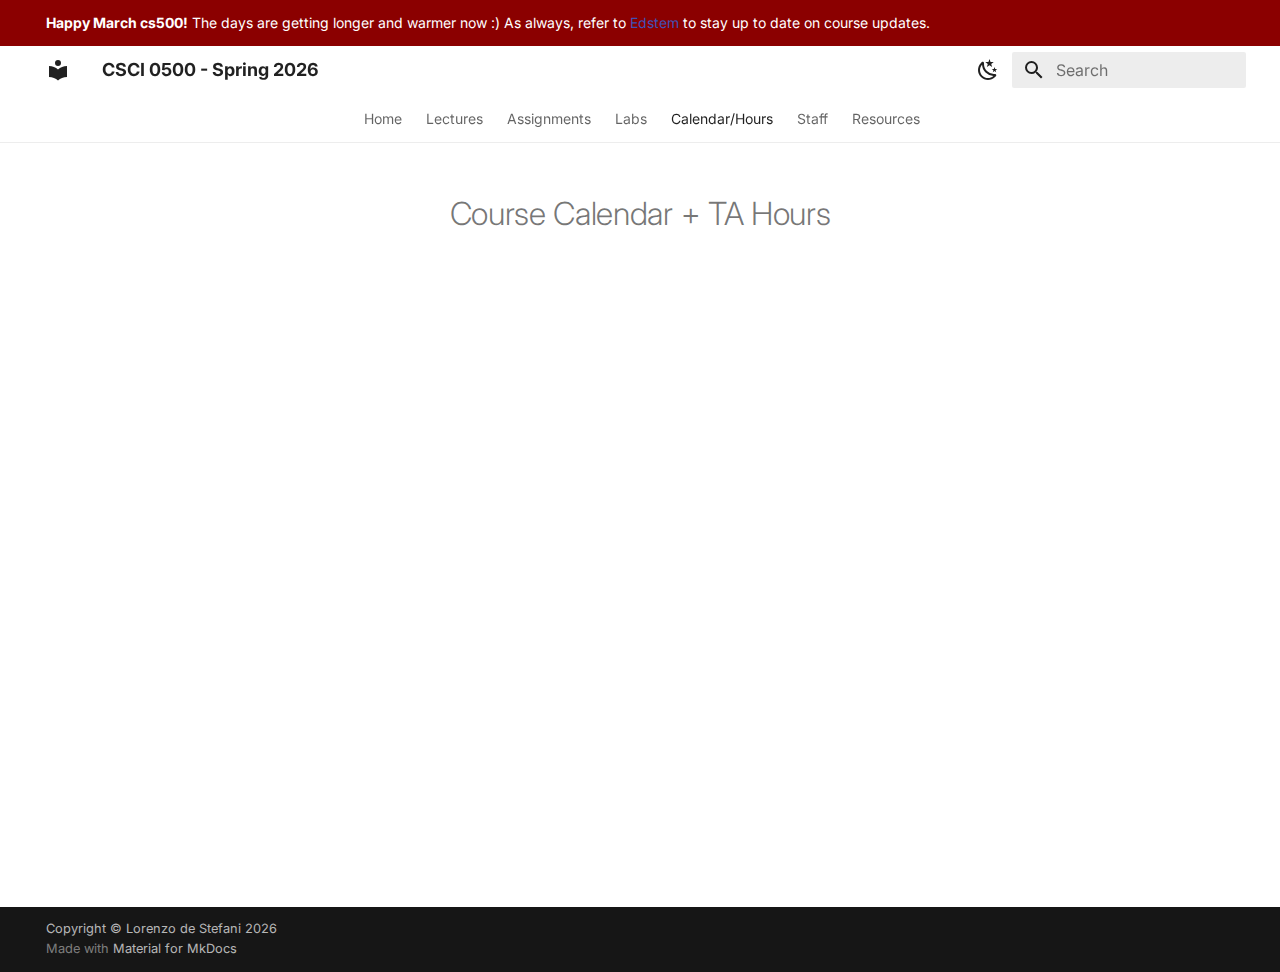
<file: hours/index.html>
<!doctype html>
<html lang="en" class="no-js">
  <head>
    
      <meta charset="utf-8">
      <meta name="viewport" content="width=device-width,initial-scale=1">
      
        <meta name="description" content="Course website: lectures, assignments, hours, staff, policies.">
      
      
      
        <link rel="canonical" href="https://brown-cs500.github.io/spring-2026-website/hours/">
      
      
        <link rel="prev" href="../labs/">
      
      
        <link rel="next" href="../staff/">
      
      
        
      
      
      <link rel="icon" href="../assets/images/favicon.png">
      <meta name="generator" content="mkdocs-1.6.1, mkdocs-material-9.7.5">
    
    
      
        <title>Calendar/Hours - CSCI 0500 - Spring 2026</title>
      
    
    
      <link rel="stylesheet" href="../assets/stylesheets/main.484c7ddc.min.css">
      
        
        <link rel="stylesheet" href="../assets/stylesheets/palette.ab4e12ef.min.css">
      
      


    
    
      
    
    
      
        
        
        <link rel="preconnect" href="https://fonts.gstatic.com" crossorigin>
        <link rel="stylesheet" href="https://fonts.googleapis.com/css?family=Inter:300,300i,400,400i,700,700i%7CJetBrains+Mono:400,400i,700,700i&display=fallback">
        <style>:root{--md-text-font:"Inter";--md-code-font:"JetBrains Mono"}</style>
      
    
    
      <link rel="stylesheet" href="../stylesheets/extra.css">
    
    <script>__md_scope=new URL("..",location),__md_hash=e=>[...e].reduce(((e,_)=>(e<<5)-e+_.charCodeAt(0)),0),__md_get=(e,_=localStorage,t=__md_scope)=>JSON.parse(_.getItem(t.pathname+"."+e)),__md_set=(e,_,t=localStorage,a=__md_scope)=>{try{t.setItem(a.pathname+"."+e,JSON.stringify(_))}catch(e){}}</script>
    
      

    
    
  </head>
  
  
    
    
      
    
    
    
    
    <body dir="ltr" data-md-color-scheme="default" data-md-color-primary="white" data-md-color-accent="deep-orange">
  
    
    <input class="md-toggle" data-md-toggle="drawer" type="checkbox" id="__drawer" autocomplete="off">
    <input class="md-toggle" data-md-toggle="search" type="checkbox" id="__search" autocomplete="off">
    <label class="md-overlay" for="__drawer"></label>
    <div data-md-component="skip">
      
    </div>
    <div data-md-component="announce">
      
        <aside class="md-banner">
          <div class="md-banner__inner md-grid md-typeset">
            
            
  <!-- Add announcement here, including arbitrary HTML -->
  <b>Happy March cs500!</b> The days are getting longer and warmer now :) As always, refer to <a href = "https://edstem.org/us/courses/90123/discussion" target= "_blank" rel="noopener"> Edstem
  </a> to stay up to date on course updates.

          </div>
          
        </aside>
      
    </div>
    
    
      

  

<header class="md-header md-header--shadow md-header--lifted" data-md-component="header">
  <nav class="md-header__inner md-grid" aria-label="Header">
    <a href=".." title="CSCI 0500 - Spring 2026" class="md-header__button md-logo" aria-label="CSCI 0500 - Spring 2026" data-md-component="logo">
      
  
  <svg xmlns="http://www.w3.org/2000/svg" viewBox="0 0 24 24"><path d="M12 8a3 3 0 0 0 3-3 3 3 0 0 0-3-3 3 3 0 0 0-3 3 3 3 0 0 0 3 3m0 3.54C9.64 9.35 6.5 8 3 8v11c3.5 0 6.64 1.35 9 3.54 2.36-2.19 5.5-3.54 9-3.54V8c-3.5 0-6.64 1.35-9 3.54"/></svg>

    </a>
    <label class="md-header__button md-icon" for="__drawer">
      
      <svg xmlns="http://www.w3.org/2000/svg" viewBox="0 0 24 24"><path d="M3 6h18v2H3zm0 5h18v2H3zm0 5h18v2H3z"/></svg>
    </label>
    <div class="md-header__title" data-md-component="header-title">
      <div class="md-header__ellipsis">
        <div class="md-header__topic">
          <span class="md-ellipsis">
            CSCI 0500 - Spring 2026
          </span>
        </div>
        <div class="md-header__topic" data-md-component="header-topic">
          <span class="md-ellipsis">
            
              Calendar/Hours
            
          </span>
        </div>
      </div>
    </div>
    
      
        <form class="md-header__option" data-md-component="palette">
  
    
    
    
    <input class="md-option" data-md-color-media="" data-md-color-scheme="default" data-md-color-primary="white" data-md-color-accent="deep-orange"  aria-label="Switch to dark mode"  type="radio" name="__palette" id="__palette_0">
    
      <label class="md-header__button md-icon" title="Switch to dark mode" for="__palette_1" hidden>
        <svg xmlns="http://www.w3.org/2000/svg" viewBox="0 0 24 24"><path d="m17.75 4.09-2.53 1.94.91 3.06-2.63-1.81-2.63 1.81.91-3.06-2.53-1.94L12.44 4l1.06-3 1.06 3zm3.5 6.91-1.64 1.25.59 1.98-1.7-1.17-1.7 1.17.59-1.98L15.75 11l2.06-.05L18.5 9l.69 1.95zm-2.28 4.95c.83-.08 1.72 1.1 1.19 1.85-.32.45-.66.87-1.08 1.27C15.17 23 8.84 23 4.94 19.07c-3.91-3.9-3.91-10.24 0-14.14.4-.4.82-.76 1.27-1.08.75-.53 1.93.36 1.85 1.19-.27 2.86.69 5.83 2.89 8.02a9.96 9.96 0 0 0 8.02 2.89m-1.64 2.02a12.08 12.08 0 0 1-7.8-3.47c-2.17-2.19-3.33-5-3.49-7.82-2.81 3.14-2.7 7.96.31 10.98 3.02 3.01 7.84 3.12 10.98.31"/></svg>
      </label>
    
  
    
    
    
    <input class="md-option" data-md-color-media="" data-md-color-scheme="slate" data-md-color-primary="black" data-md-color-accent="deep-orange"  aria-label="Switch to light mode"  type="radio" name="__palette" id="__palette_1">
    
      <label class="md-header__button md-icon" title="Switch to light mode" for="__palette_0" hidden>
        <svg xmlns="http://www.w3.org/2000/svg" viewBox="0 0 24 24"><path d="M12 7a5 5 0 0 1 5 5 5 5 0 0 1-5 5 5 5 0 0 1-5-5 5 5 0 0 1 5-5m0 2a3 3 0 0 0-3 3 3 3 0 0 0 3 3 3 3 0 0 0 3-3 3 3 0 0 0-3-3m0-7 2.39 3.42C13.65 5.15 12.84 5 12 5s-1.65.15-2.39.42zM3.34 7l4.16-.35A7.2 7.2 0 0 0 5.94 8.5c-.44.74-.69 1.5-.83 2.29zm.02 10 1.76-3.77a7.131 7.131 0 0 0 2.38 4.14zM20.65 7l-1.77 3.79a7.02 7.02 0 0 0-2.38-4.15zm-.01 10-4.14.36c.59-.51 1.12-1.14 1.54-1.86.42-.73.69-1.5.83-2.29zM12 22l-2.41-3.44c.74.27 1.55.44 2.41.44.82 0 1.63-.17 2.37-.44z"/></svg>
      </label>
    
  
</form>
      
    
    
      <script>var palette=__md_get("__palette");if(palette&&palette.color){if("(prefers-color-scheme)"===palette.color.media){var media=matchMedia("(prefers-color-scheme: light)"),input=document.querySelector(media.matches?"[data-md-color-media='(prefers-color-scheme: light)']":"[data-md-color-media='(prefers-color-scheme: dark)']");palette.color.media=input.getAttribute("data-md-color-media"),palette.color.scheme=input.getAttribute("data-md-color-scheme"),palette.color.primary=input.getAttribute("data-md-color-primary"),palette.color.accent=input.getAttribute("data-md-color-accent")}for(var[key,value]of Object.entries(palette.color))document.body.setAttribute("data-md-color-"+key,value)}</script>
    
    
    
      
      
        <label class="md-header__button md-icon" for="__search">
          
          <svg xmlns="http://www.w3.org/2000/svg" viewBox="0 0 24 24"><path d="M9.5 3A6.5 6.5 0 0 1 16 9.5c0 1.61-.59 3.09-1.56 4.23l.27.27h.79l5 5-1.5 1.5-5-5v-.79l-.27-.27A6.52 6.52 0 0 1 9.5 16 6.5 6.5 0 0 1 3 9.5 6.5 6.5 0 0 1 9.5 3m0 2C7 5 5 7 5 9.5S7 14 9.5 14 14 12 14 9.5 12 5 9.5 5"/></svg>
        </label>
        <div class="md-search" data-md-component="search" role="dialog">
  <label class="md-search__overlay" for="__search"></label>
  <div class="md-search__inner" role="search">
    <form class="md-search__form" name="search">
      <input type="text" class="md-search__input" name="query" aria-label="Search" placeholder="Search" autocapitalize="off" autocorrect="off" autocomplete="off" spellcheck="false" data-md-component="search-query" required>
      <label class="md-search__icon md-icon" for="__search">
        
        <svg xmlns="http://www.w3.org/2000/svg" viewBox="0 0 24 24"><path d="M9.5 3A6.5 6.5 0 0 1 16 9.5c0 1.61-.59 3.09-1.56 4.23l.27.27h.79l5 5-1.5 1.5-5-5v-.79l-.27-.27A6.52 6.52 0 0 1 9.5 16 6.5 6.5 0 0 1 3 9.5 6.5 6.5 0 0 1 9.5 3m0 2C7 5 5 7 5 9.5S7 14 9.5 14 14 12 14 9.5 12 5 9.5 5"/></svg>
        
        <svg xmlns="http://www.w3.org/2000/svg" viewBox="0 0 24 24"><path d="M20 11v2H8l5.5 5.5-1.42 1.42L4.16 12l7.92-7.92L13.5 5.5 8 11z"/></svg>
      </label>
      <nav class="md-search__options" aria-label="Search">
        
        <button type="reset" class="md-search__icon md-icon" title="Clear" aria-label="Clear" tabindex="-1">
          
          <svg xmlns="http://www.w3.org/2000/svg" viewBox="0 0 24 24"><path d="M19 6.41 17.59 5 12 10.59 6.41 5 5 6.41 10.59 12 5 17.59 6.41 19 12 13.41 17.59 19 19 17.59 13.41 12z"/></svg>
        </button>
      </nav>
      
        <div class="md-search__suggest" data-md-component="search-suggest"></div>
      
    </form>
    <div class="md-search__output">
      <div class="md-search__scrollwrap" tabindex="0" data-md-scrollfix>
        <div class="md-search-result" data-md-component="search-result">
          <div class="md-search-result__meta">
            Initializing search
          </div>
          <ol class="md-search-result__list" role="presentation"></ol>
        </div>
      </div>
    </div>
  </div>
</div>
      
    
    
  </nav>
  
    
      
<nav class="md-tabs" aria-label="Tabs" data-md-component="tabs">
  <div class="md-grid">
    <ul class="md-tabs__list">
      
        
  
  
  
  
    <li class="md-tabs__item">
      <a href=".." class="md-tabs__link">
        
  
  
    
  
  Home

      </a>
    </li>
  

      
        
  
  
  
  
    <li class="md-tabs__item">
      <a href="../lectures/" class="md-tabs__link">
        
  
  
    
  
  Lectures

      </a>
    </li>
  

      
        
  
  
  
  
    <li class="md-tabs__item">
      <a href="../assignments/" class="md-tabs__link">
        
  
  
    
  
  Assignments

      </a>
    </li>
  

      
        
  
  
  
  
    <li class="md-tabs__item">
      <a href="../labs/" class="md-tabs__link">
        
  
  
    
  
  Labs

      </a>
    </li>
  

      
        
  
  
  
    
  
  
    <li class="md-tabs__item md-tabs__item--active">
      <a href="./" class="md-tabs__link">
        
  
  
    
  
  Calendar/Hours

      </a>
    </li>
  

      
        
  
  
  
  
    <li class="md-tabs__item">
      <a href="../staff/" class="md-tabs__link">
        
  
  
    
  
  Staff

      </a>
    </li>
  

      
        
  
  
  
  
    <li class="md-tabs__item">
      <a href="../resources/" class="md-tabs__link">
        
  
  
    
  
  Resources

      </a>
    </li>
  

      
    </ul>
  </div>
</nav>
    
  
</header>
    
    <div class="md-container" data-md-component="container">
      
      
        
      
      <main class="md-main" data-md-component="main">
        <div class="md-main__inner md-grid">
          
            
              
                
              
              <div class="md-sidebar md-sidebar--primary" data-md-component="sidebar" data-md-type="navigation" hidden>
                <div class="md-sidebar__scrollwrap">
                  <div class="md-sidebar__inner">
                    


  


  

<nav class="md-nav md-nav--primary md-nav--lifted md-nav--integrated" aria-label="Navigation" data-md-level="0">
  <label class="md-nav__title" for="__drawer">
    <a href=".." title="CSCI 0500 - Spring 2026" class="md-nav__button md-logo" aria-label="CSCI 0500 - Spring 2026" data-md-component="logo">
      
  
  <svg xmlns="http://www.w3.org/2000/svg" viewBox="0 0 24 24"><path d="M12 8a3 3 0 0 0 3-3 3 3 0 0 0-3-3 3 3 0 0 0-3 3 3 3 0 0 0 3 3m0 3.54C9.64 9.35 6.5 8 3 8v11c3.5 0 6.64 1.35 9 3.54 2.36-2.19 5.5-3.54 9-3.54V8c-3.5 0-6.64 1.35-9 3.54"/></svg>

    </a>
    CSCI 0500 - Spring 2026
  </label>
  
  <ul class="md-nav__list" data-md-scrollfix>
    
      
      
  
  
  
  
    <li class="md-nav__item">
      <a href=".." class="md-nav__link">
        
  
  
  <span class="md-ellipsis">
    
  
    Home
  

    
  </span>
  
  

      </a>
    </li>
  

    
      
      
  
  
  
  
    <li class="md-nav__item">
      <a href="../lectures/" class="md-nav__link">
        
  
  
  <span class="md-ellipsis">
    
  
    Lectures
  

    
  </span>
  
  

      </a>
    </li>
  

    
      
      
  
  
  
  
    <li class="md-nav__item">
      <a href="../assignments/" class="md-nav__link">
        
  
  
  <span class="md-ellipsis">
    
  
    Assignments
  

    
  </span>
  
  

      </a>
    </li>
  

    
      
      
  
  
  
  
    <li class="md-nav__item">
      <a href="../labs/" class="md-nav__link">
        
  
  
  <span class="md-ellipsis">
    
  
    Labs
  

    
  </span>
  
  

      </a>
    </li>
  

    
      
      
  
  
    
  
  
  
    <li class="md-nav__item md-nav__item--active">
      
      <input class="md-nav__toggle md-toggle" type="checkbox" id="__toc">
      
      
      
      <a href="./" class="md-nav__link md-nav__link--active">
        
  
  
  <span class="md-ellipsis">
    
  
    Calendar/Hours
  

    
  </span>
  
  

      </a>
      
    </li>
  

    
      
      
  
  
  
  
    <li class="md-nav__item">
      <a href="../staff/" class="md-nav__link">
        
  
  
  <span class="md-ellipsis">
    
  
    Staff
  

    
  </span>
  
  

      </a>
    </li>
  

    
      
      
  
  
  
  
    <li class="md-nav__item">
      <a href="../resources/" class="md-nav__link">
        
  
  
  <span class="md-ellipsis">
    
  
    Resources
  

    
  </span>
  
  

      </a>
    </li>
  

    
  </ul>
</nav>
                  </div>
                </div>
              </div>
            
            
          
          
            <div class="md-content" data-md-component="content">
              
              <article class="md-content__inner md-typeset">
                
                  
  




<center>

<h1> Course Calendar + TA Hours </h1>
<iframe src="https://calendar.google.com/calendar/embed?src=c_9bc564bb77db97ea09c2099ee01d14686687a933433bb0fd10d61e8ebf549bd9%40group.calendar.google.com&ctz=America%2FNew_York" style="border: 0" width="800" height="600" frameborder="0" scrolling="no"></iframe>

</center>







  
  




  



                
              </article>
            </div>
          
          
<script>var target=document.getElementById(location.hash.slice(1));target&&target.name&&(target.checked=target.name.startsWith("__tabbed_"))</script>
        </div>
        
      </main>
      
        <footer class="md-footer">
  
  <div class="md-footer-meta md-typeset">
    <div class="md-footer-meta__inner md-grid">
      <div class="md-copyright">
  
    <div class="md-copyright__highlight">
      Copyright &copy; Lorenzo de Stefani 2026
    </div>
  
  
    Made with
    <a href="https://squidfunk.github.io/mkdocs-material/" target="_blank" rel="noopener">
      Material for MkDocs
    </a>
  
</div>
      
    </div>
  </div>
</footer>
      
    </div>
    <div class="md-dialog" data-md-component="dialog">
      <div class="md-dialog__inner md-typeset"></div>
    </div>
    
      <div class="md-progress" data-md-component="progress" role="progressbar"></div>
    
    
    
      
      
      <script id="__config" type="application/json">{"annotate": null, "base": "..", "features": ["navigation.tabs", "navigation.tabs.sticky", "navigation.instant", "navigation.instant.progress", "navigation.tracking", "toc.follow", "toc.integrate", "search.suggest", "search.highlight", "content.code.copy", "content.external.links"], "search": "../assets/javascripts/workers/search.2c215733.min.js", "tags": null, "translations": {"clipboard.copied": "Copied to clipboard", "clipboard.copy": "Copy to clipboard", "search.result.more.one": "1 more on this page", "search.result.more.other": "# more on this page", "search.result.none": "No matching documents", "search.result.one": "1 matching document", "search.result.other": "# matching documents", "search.result.placeholder": "Type to start searching", "search.result.term.missing": "Missing", "select.version": "Select version"}, "version": null}</script>
    
    
      <script src="../assets/javascripts/bundle.79ae519e.min.js"></script>
      
    
  </body>
</html>
</file>
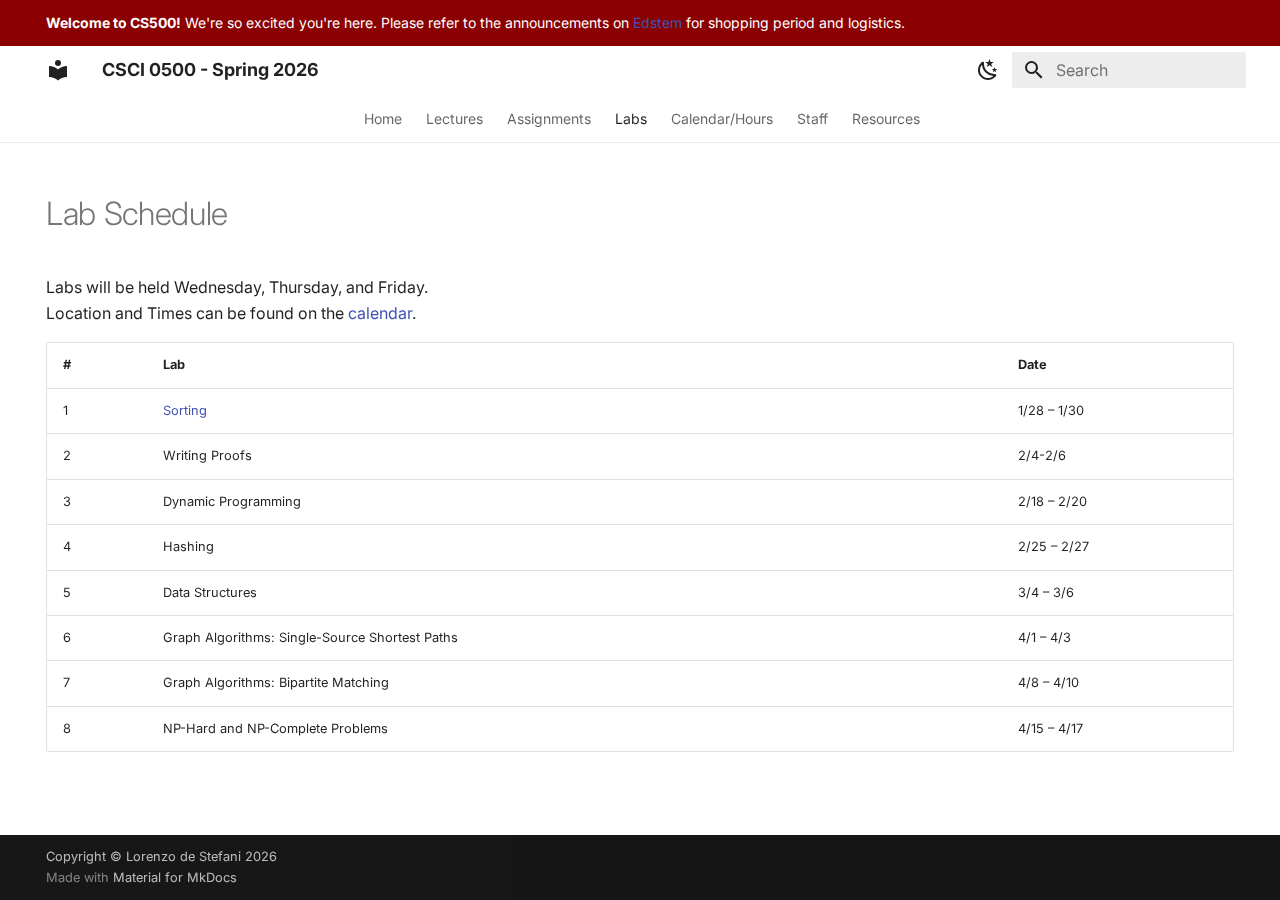
<file: labs/index.html>
<!doctype html>
<html lang="en" class="no-js">
  <head>
    
      <meta charset="utf-8">
      <meta name="viewport" content="width=device-width,initial-scale=1">
      
        <meta name="description" content="Course website: lectures, assignments, hours, staff, policies.">
      
      
      
        <link rel="canonical" href="https://brown-cs500.github.io/spring-2026-website/labs/">
      
      
        <link rel="prev" href="../assignments/">
      
      
        <link rel="next" href="../hours/">
      
      
        
      
      
      <link rel="icon" href="../assets/images/favicon.png">
      <meta name="generator" content="mkdocs-1.6.1, mkdocs-material-9.7.1">
    
    
      
        <title>Labs - CSCI 0500 - Spring 2026</title>
      
    
    
      <link rel="stylesheet" href="../assets/stylesheets/main.484c7ddc.min.css">
      
        
        <link rel="stylesheet" href="../assets/stylesheets/palette.ab4e12ef.min.css">
      
      


    
    
      
    
    
      
        
        
        <link rel="preconnect" href="https://fonts.gstatic.com" crossorigin>
        <link rel="stylesheet" href="https://fonts.googleapis.com/css?family=Inter:300,300i,400,400i,700,700i%7CJetBrains+Mono:400,400i,700,700i&display=fallback">
        <style>:root{--md-text-font:"Inter";--md-code-font:"JetBrains Mono"}</style>
      
    
    
      <link rel="stylesheet" href="../stylesheets/extra.css">
    
    <script>__md_scope=new URL("..",location),__md_hash=e=>[...e].reduce(((e,_)=>(e<<5)-e+_.charCodeAt(0)),0),__md_get=(e,_=localStorage,t=__md_scope)=>JSON.parse(_.getItem(t.pathname+"."+e)),__md_set=(e,_,t=localStorage,a=__md_scope)=>{try{t.setItem(a.pathname+"."+e,JSON.stringify(_))}catch(e){}}</script>
    
      

    
    
  </head>
  
  
    
    
      
    
    
    
    
    <body dir="ltr" data-md-color-scheme="default" data-md-color-primary="white" data-md-color-accent="deep-orange">
  
    
    <input class="md-toggle" data-md-toggle="drawer" type="checkbox" id="__drawer" autocomplete="off">
    <input class="md-toggle" data-md-toggle="search" type="checkbox" id="__search" autocomplete="off">
    <label class="md-overlay" for="__drawer"></label>
    <div data-md-component="skip">
      
        
        <a href="#lab-schedule" class="md-skip">
          Skip to content
        </a>
      
    </div>
    <div data-md-component="announce">
      
        <aside class="md-banner">
          <div class="md-banner__inner md-grid md-typeset">
            
            
  <!-- Add announcement here, including arbitrary HTML -->
  <b>Welcome to CS500!</b> We're so excited you're here. Please refer to the announcements on <a href = "https://edstem.org/us/courses/90123/discussion" target= "_blank" rel="noopener"> Edstem
  </a> for shopping period and logistics.

          </div>
          
        </aside>
      
    </div>
    
    
      

  

<header class="md-header md-header--shadow md-header--lifted" data-md-component="header">
  <nav class="md-header__inner md-grid" aria-label="Header">
    <a href=".." title="CSCI 0500 - Spring 2026" class="md-header__button md-logo" aria-label="CSCI 0500 - Spring 2026" data-md-component="logo">
      
  
  <svg xmlns="http://www.w3.org/2000/svg" viewBox="0 0 24 24"><path d="M12 8a3 3 0 0 0 3-3 3 3 0 0 0-3-3 3 3 0 0 0-3 3 3 3 0 0 0 3 3m0 3.54C9.64 9.35 6.5 8 3 8v11c3.5 0 6.64 1.35 9 3.54 2.36-2.19 5.5-3.54 9-3.54V8c-3.5 0-6.64 1.35-9 3.54"/></svg>

    </a>
    <label class="md-header__button md-icon" for="__drawer">
      
      <svg xmlns="http://www.w3.org/2000/svg" viewBox="0 0 24 24"><path d="M3 6h18v2H3zm0 5h18v2H3zm0 5h18v2H3z"/></svg>
    </label>
    <div class="md-header__title" data-md-component="header-title">
      <div class="md-header__ellipsis">
        <div class="md-header__topic">
          <span class="md-ellipsis">
            CSCI 0500 - Spring 2026
          </span>
        </div>
        <div class="md-header__topic" data-md-component="header-topic">
          <span class="md-ellipsis">
            
              Labs
            
          </span>
        </div>
      </div>
    </div>
    
      
        <form class="md-header__option" data-md-component="palette">
  
    
    
    
    <input class="md-option" data-md-color-media="" data-md-color-scheme="default" data-md-color-primary="white" data-md-color-accent="deep-orange"  aria-label="Switch to dark mode"  type="radio" name="__palette" id="__palette_0">
    
      <label class="md-header__button md-icon" title="Switch to dark mode" for="__palette_1" hidden>
        <svg xmlns="http://www.w3.org/2000/svg" viewBox="0 0 24 24"><path d="m17.75 4.09-2.53 1.94.91 3.06-2.63-1.81-2.63 1.81.91-3.06-2.53-1.94L12.44 4l1.06-3 1.06 3zm3.5 6.91-1.64 1.25.59 1.98-1.7-1.17-1.7 1.17.59-1.98L15.75 11l2.06-.05L18.5 9l.69 1.95zm-2.28 4.95c.83-.08 1.72 1.1 1.19 1.85-.32.45-.66.87-1.08 1.27C15.17 23 8.84 23 4.94 19.07c-3.91-3.9-3.91-10.24 0-14.14.4-.4.82-.76 1.27-1.08.75-.53 1.93.36 1.85 1.19-.27 2.86.69 5.83 2.89 8.02a9.96 9.96 0 0 0 8.02 2.89m-1.64 2.02a12.08 12.08 0 0 1-7.8-3.47c-2.17-2.19-3.33-5-3.49-7.82-2.81 3.14-2.7 7.96.31 10.98 3.02 3.01 7.84 3.12 10.98.31"/></svg>
      </label>
    
  
    
    
    
    <input class="md-option" data-md-color-media="" data-md-color-scheme="slate" data-md-color-primary="black" data-md-color-accent="deep-orange"  aria-label="Switch to light mode"  type="radio" name="__palette" id="__palette_1">
    
      <label class="md-header__button md-icon" title="Switch to light mode" for="__palette_0" hidden>
        <svg xmlns="http://www.w3.org/2000/svg" viewBox="0 0 24 24"><path d="M12 7a5 5 0 0 1 5 5 5 5 0 0 1-5 5 5 5 0 0 1-5-5 5 5 0 0 1 5-5m0 2a3 3 0 0 0-3 3 3 3 0 0 0 3 3 3 3 0 0 0 3-3 3 3 0 0 0-3-3m0-7 2.39 3.42C13.65 5.15 12.84 5 12 5s-1.65.15-2.39.42zM3.34 7l4.16-.35A7.2 7.2 0 0 0 5.94 8.5c-.44.74-.69 1.5-.83 2.29zm.02 10 1.76-3.77a7.131 7.131 0 0 0 2.38 4.14zM20.65 7l-1.77 3.79a7.02 7.02 0 0 0-2.38-4.15zm-.01 10-4.14.36c.59-.51 1.12-1.14 1.54-1.86.42-.73.69-1.5.83-2.29zM12 22l-2.41-3.44c.74.27 1.55.44 2.41.44.82 0 1.63-.17 2.37-.44z"/></svg>
      </label>
    
  
</form>
      
    
    
      <script>var palette=__md_get("__palette");if(palette&&palette.color){if("(prefers-color-scheme)"===palette.color.media){var media=matchMedia("(prefers-color-scheme: light)"),input=document.querySelector(media.matches?"[data-md-color-media='(prefers-color-scheme: light)']":"[data-md-color-media='(prefers-color-scheme: dark)']");palette.color.media=input.getAttribute("data-md-color-media"),palette.color.scheme=input.getAttribute("data-md-color-scheme"),palette.color.primary=input.getAttribute("data-md-color-primary"),palette.color.accent=input.getAttribute("data-md-color-accent")}for(var[key,value]of Object.entries(palette.color))document.body.setAttribute("data-md-color-"+key,value)}</script>
    
    
    
      
      
        <label class="md-header__button md-icon" for="__search">
          
          <svg xmlns="http://www.w3.org/2000/svg" viewBox="0 0 24 24"><path d="M9.5 3A6.5 6.5 0 0 1 16 9.5c0 1.61-.59 3.09-1.56 4.23l.27.27h.79l5 5-1.5 1.5-5-5v-.79l-.27-.27A6.52 6.52 0 0 1 9.5 16 6.5 6.5 0 0 1 3 9.5 6.5 6.5 0 0 1 9.5 3m0 2C7 5 5 7 5 9.5S7 14 9.5 14 14 12 14 9.5 12 5 9.5 5"/></svg>
        </label>
        <div class="md-search" data-md-component="search" role="dialog">
  <label class="md-search__overlay" for="__search"></label>
  <div class="md-search__inner" role="search">
    <form class="md-search__form" name="search">
      <input type="text" class="md-search__input" name="query" aria-label="Search" placeholder="Search" autocapitalize="off" autocorrect="off" autocomplete="off" spellcheck="false" data-md-component="search-query" required>
      <label class="md-search__icon md-icon" for="__search">
        
        <svg xmlns="http://www.w3.org/2000/svg" viewBox="0 0 24 24"><path d="M9.5 3A6.5 6.5 0 0 1 16 9.5c0 1.61-.59 3.09-1.56 4.23l.27.27h.79l5 5-1.5 1.5-5-5v-.79l-.27-.27A6.52 6.52 0 0 1 9.5 16 6.5 6.5 0 0 1 3 9.5 6.5 6.5 0 0 1 9.5 3m0 2C7 5 5 7 5 9.5S7 14 9.5 14 14 12 14 9.5 12 5 9.5 5"/></svg>
        
        <svg xmlns="http://www.w3.org/2000/svg" viewBox="0 0 24 24"><path d="M20 11v2H8l5.5 5.5-1.42 1.42L4.16 12l7.92-7.92L13.5 5.5 8 11z"/></svg>
      </label>
      <nav class="md-search__options" aria-label="Search">
        
        <button type="reset" class="md-search__icon md-icon" title="Clear" aria-label="Clear" tabindex="-1">
          
          <svg xmlns="http://www.w3.org/2000/svg" viewBox="0 0 24 24"><path d="M19 6.41 17.59 5 12 10.59 6.41 5 5 6.41 10.59 12 5 17.59 6.41 19 12 13.41 17.59 19 19 17.59 13.41 12z"/></svg>
        </button>
      </nav>
      
        <div class="md-search__suggest" data-md-component="search-suggest"></div>
      
    </form>
    <div class="md-search__output">
      <div class="md-search__scrollwrap" tabindex="0" data-md-scrollfix>
        <div class="md-search-result" data-md-component="search-result">
          <div class="md-search-result__meta">
            Initializing search
          </div>
          <ol class="md-search-result__list" role="presentation"></ol>
        </div>
      </div>
    </div>
  </div>
</div>
      
    
    
  </nav>
  
    
      
<nav class="md-tabs" aria-label="Tabs" data-md-component="tabs">
  <div class="md-grid">
    <ul class="md-tabs__list">
      
        
  
  
  
  
    <li class="md-tabs__item">
      <a href=".." class="md-tabs__link">
        
  
  
    
  
  Home

      </a>
    </li>
  

      
        
  
  
  
  
    <li class="md-tabs__item">
      <a href="../lectures/" class="md-tabs__link">
        
  
  
    
  
  Lectures

      </a>
    </li>
  

      
        
  
  
  
  
    <li class="md-tabs__item">
      <a href="../assignments/" class="md-tabs__link">
        
  
  
    
  
  Assignments

      </a>
    </li>
  

      
        
  
  
  
    
  
  
    <li class="md-tabs__item md-tabs__item--active">
      <a href="./" class="md-tabs__link">
        
  
  
    
  
  Labs

      </a>
    </li>
  

      
        
  
  
  
  
    <li class="md-tabs__item">
      <a href="../hours/" class="md-tabs__link">
        
  
  
    
  
  Calendar/Hours

      </a>
    </li>
  

      
        
  
  
  
  
    <li class="md-tabs__item">
      <a href="../staff/" class="md-tabs__link">
        
  
  
    
  
  Staff

      </a>
    </li>
  

      
        
  
  
  
  
    <li class="md-tabs__item">
      <a href="../resources/" class="md-tabs__link">
        
  
  
    
  
  Resources

      </a>
    </li>
  

      
    </ul>
  </div>
</nav>
    
  
</header>
    
    <div class="md-container" data-md-component="container">
      
      
        
      
      <main class="md-main" data-md-component="main">
        <div class="md-main__inner md-grid">
          
            
              
                
              
              <div class="md-sidebar md-sidebar--primary" data-md-component="sidebar" data-md-type="navigation" hidden>
                <div class="md-sidebar__scrollwrap">
                  <div class="md-sidebar__inner">
                    


  


  

<nav class="md-nav md-nav--primary md-nav--lifted md-nav--integrated" aria-label="Navigation" data-md-level="0">
  <label class="md-nav__title" for="__drawer">
    <a href=".." title="CSCI 0500 - Spring 2026" class="md-nav__button md-logo" aria-label="CSCI 0500 - Spring 2026" data-md-component="logo">
      
  
  <svg xmlns="http://www.w3.org/2000/svg" viewBox="0 0 24 24"><path d="M12 8a3 3 0 0 0 3-3 3 3 0 0 0-3-3 3 3 0 0 0-3 3 3 3 0 0 0 3 3m0 3.54C9.64 9.35 6.5 8 3 8v11c3.5 0 6.64 1.35 9 3.54 2.36-2.19 5.5-3.54 9-3.54V8c-3.5 0-6.64 1.35-9 3.54"/></svg>

    </a>
    CSCI 0500 - Spring 2026
  </label>
  
  <ul class="md-nav__list" data-md-scrollfix>
    
      
      
  
  
  
  
    <li class="md-nav__item">
      <a href=".." class="md-nav__link">
        
  
  
  <span class="md-ellipsis">
    
  
    Home
  

    
  </span>
  
  

      </a>
    </li>
  

    
      
      
  
  
  
  
    <li class="md-nav__item">
      <a href="../lectures/" class="md-nav__link">
        
  
  
  <span class="md-ellipsis">
    
  
    Lectures
  

    
  </span>
  
  

      </a>
    </li>
  

    
      
      
  
  
  
  
    <li class="md-nav__item">
      <a href="../assignments/" class="md-nav__link">
        
  
  
  <span class="md-ellipsis">
    
  
    Assignments
  

    
  </span>
  
  

      </a>
    </li>
  

    
      
      
  
  
    
  
  
  
    <li class="md-nav__item md-nav__item--active">
      
      <input class="md-nav__toggle md-toggle" type="checkbox" id="__toc">
      
      
        
      
      
      <a href="./" class="md-nav__link md-nav__link--active">
        
  
  
  <span class="md-ellipsis">
    
  
    Labs
  

    
  </span>
  
  

      </a>
      
    </li>
  

    
      
      
  
  
  
  
    <li class="md-nav__item">
      <a href="../hours/" class="md-nav__link">
        
  
  
  <span class="md-ellipsis">
    
  
    Calendar/Hours
  

    
  </span>
  
  

      </a>
    </li>
  

    
      
      
  
  
  
  
    <li class="md-nav__item">
      <a href="../staff/" class="md-nav__link">
        
  
  
  <span class="md-ellipsis">
    
  
    Staff
  

    
  </span>
  
  

      </a>
    </li>
  

    
      
      
  
  
  
  
    <li class="md-nav__item">
      <a href="../resources/" class="md-nav__link">
        
  
  
  <span class="md-ellipsis">
    
  
    Resources
  

    
  </span>
  
  

      </a>
    </li>
  

    
  </ul>
</nav>
                  </div>
                </div>
              </div>
            
            
          
          
            <div class="md-content" data-md-component="content">
              
              <article class="md-content__inner md-typeset">
                
                  
  




<h1 id="lab-schedule">Lab Schedule<a class="headerlink" href="#lab-schedule" title="Permanent link">&para;</a></h1>
<p>Labs will be held Wednesday, Thursday, and Friday.<br>
Location and Times can be found on the <a href="../hours/">calendar</a>.<br></p>
<table>
  <colgroup>
    <col style="width:5%">
    <col style="width:75%">
    <col style="width:20%">
  </colgroup>
  <thead>
    <tr>
      <th>#</th>
      <th>Lab</th>
      <th>Date</th>
    </tr>
  </thead>
    <tbody>
    <tr>
      <td>1</td>
      <td><a href="https://classroom.github.com/a/0LKPZZoT" target="_blank" rel="noopener noreferrer"> Sorting</a></td>
      <td>1/28 – 1/30</td>
    </tr>
    <tr>
      <td>2</td>
      <td>Writing Proofs</td>
      <td>2/4-2/6</td>
    </tr>
    <tr>
      <td>3</td>
      <td>Dynamic Programming</td>
      <td>2/18 – 2/20</td>
    </tr>
    <tr>
      <td>4</td>
      <td>Hashing</td>
      <td>2/25 – 2/27</td>
    </tr>
    <tr>
      <td>5</td>
      <td>Data Structures</td>
      <td>3/4 – 3/6</td>
    </tr>
    <tr>
      <td>6</td>
      <td>Graph Algorithms: Single-Source Shortest Paths</td>
      <td>4/1 – 4/3</td>
    </tr>
    <tr>
      <td>7</td>
      <td>Graph Algorithms: Bipartite Matching</td>
      <td>4/8 – 4/10</td>
    </tr>
    <tr>
      <td>8</td>
      <td>NP-Hard and NP-Complete Problems</td>
      <td>4/15 – 4/17</td>
    </tr>
  </tbody>

</table>







  
  




  



                
              </article>
            </div>
          
          
<script>var target=document.getElementById(location.hash.slice(1));target&&target.name&&(target.checked=target.name.startsWith("__tabbed_"))</script>
        </div>
        
      </main>
      
        <footer class="md-footer">
  
  <div class="md-footer-meta md-typeset">
    <div class="md-footer-meta__inner md-grid">
      <div class="md-copyright">
  
    <div class="md-copyright__highlight">
      Copyright &copy; Lorenzo de Stefani 2026
    </div>
  
  
    Made with
    <a href="https://squidfunk.github.io/mkdocs-material/" target="_blank" rel="noopener">
      Material for MkDocs
    </a>
  
</div>
      
    </div>
  </div>
</footer>
      
    </div>
    <div class="md-dialog" data-md-component="dialog">
      <div class="md-dialog__inner md-typeset"></div>
    </div>
    
      <div class="md-progress" data-md-component="progress" role="progressbar"></div>
    
    
    
      
      
      <script id="__config" type="application/json">{"annotate": null, "base": "..", "features": ["navigation.tabs", "navigation.tabs.sticky", "navigation.instant", "navigation.instant.progress", "navigation.tracking", "toc.follow", "toc.integrate", "search.suggest", "search.highlight", "content.code.copy", "content.external.links"], "search": "../assets/javascripts/workers/search.2c215733.min.js", "tags": null, "translations": {"clipboard.copied": "Copied to clipboard", "clipboard.copy": "Copy to clipboard", "search.result.more.one": "1 more on this page", "search.result.more.other": "# more on this page", "search.result.none": "No matching documents", "search.result.one": "1 matching document", "search.result.other": "# matching documents", "search.result.placeholder": "Type to start searching", "search.result.term.missing": "Missing", "select.version": "Select version"}, "version": null}</script>
    
    
      <script src="../assets/javascripts/bundle.79ae519e.min.js"></script>
      
    
  </body>
</html>
</file>
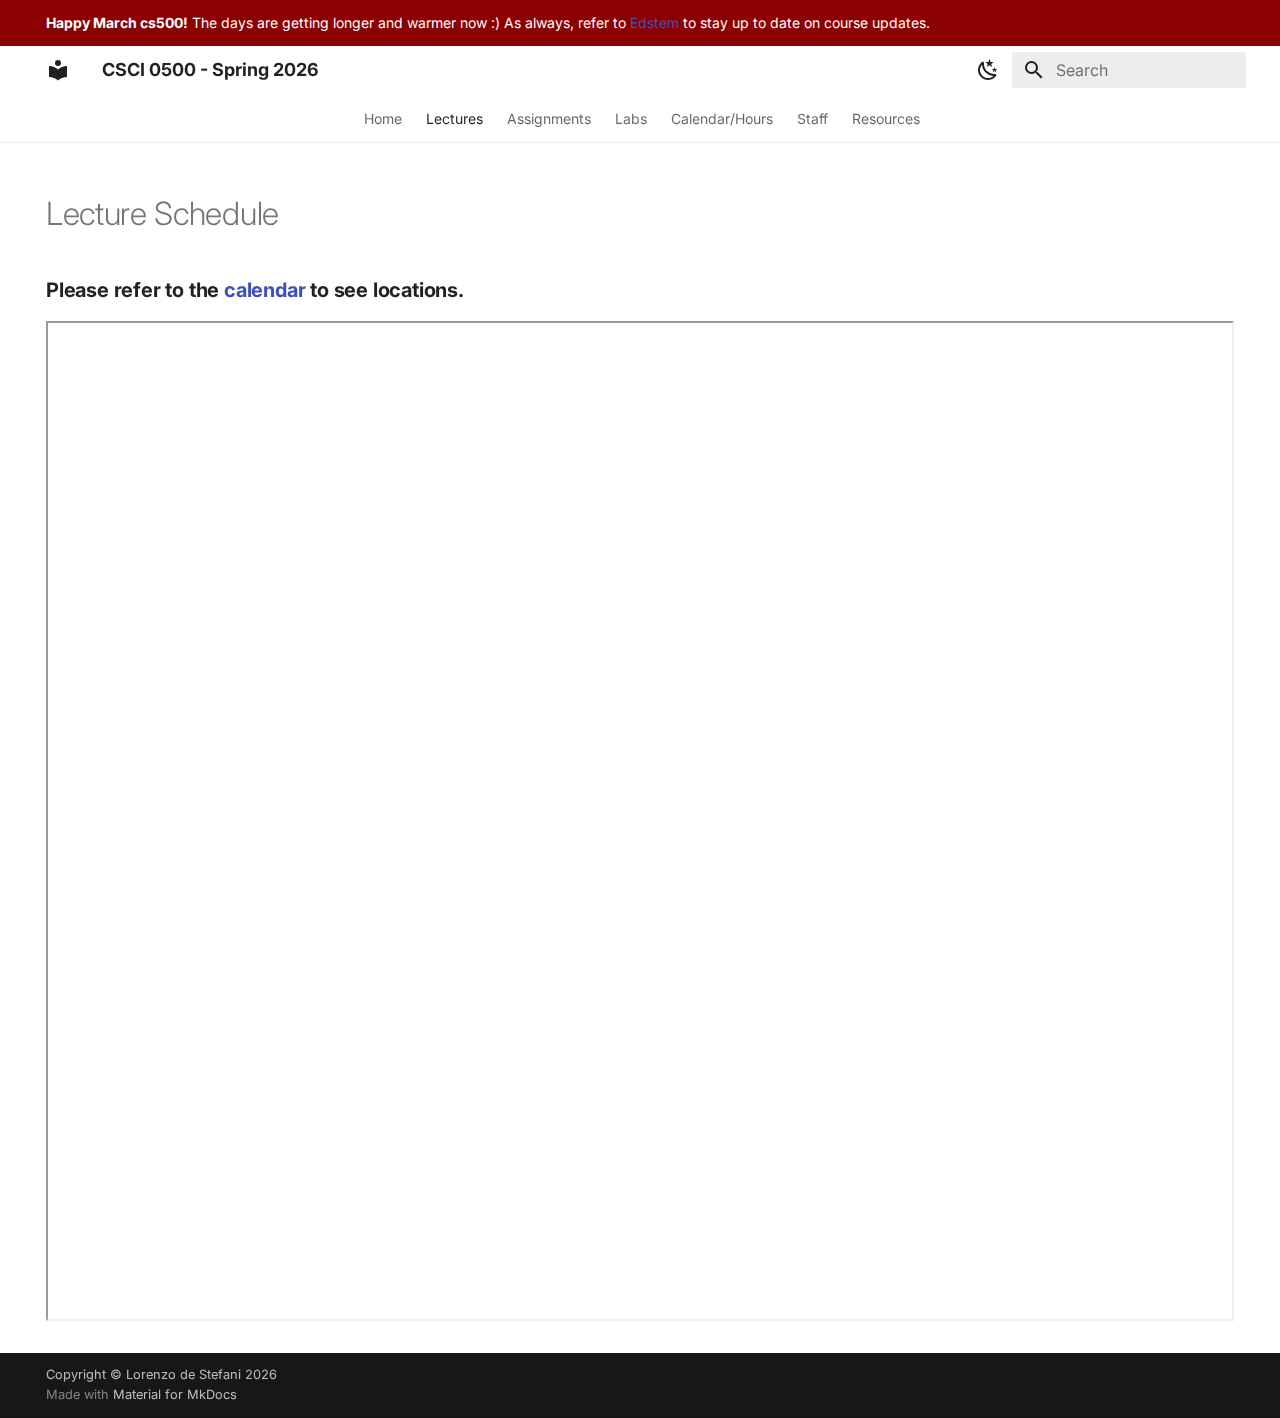
<file: lectures/index.html>
<!doctype html>
<html lang="en" class="no-js">
  <head>
    
      <meta charset="utf-8">
      <meta name="viewport" content="width=device-width,initial-scale=1">
      
        <meta name="description" content="Course website: lectures, assignments, hours, staff, policies.">
      
      
      
        <link rel="canonical" href="https://brown-cs500.github.io/spring-2026-website/lectures/">
      
      
        <link rel="prev" href="..">
      
      
        <link rel="next" href="../assignments/">
      
      
        
      
      
      <link rel="icon" href="../assets/images/favicon.png">
      <meta name="generator" content="mkdocs-1.6.1, mkdocs-material-9.7.5">
    
    
      
        <title>Lectures - CSCI 0500 - Spring 2026</title>
      
    
    
      <link rel="stylesheet" href="../assets/stylesheets/main.484c7ddc.min.css">
      
        
        <link rel="stylesheet" href="../assets/stylesheets/palette.ab4e12ef.min.css">
      
      


    
    
      
    
    
      
        
        
        <link rel="preconnect" href="https://fonts.gstatic.com" crossorigin>
        <link rel="stylesheet" href="https://fonts.googleapis.com/css?family=Inter:300,300i,400,400i,700,700i%7CJetBrains+Mono:400,400i,700,700i&display=fallback">
        <style>:root{--md-text-font:"Inter";--md-code-font:"JetBrains Mono"}</style>
      
    
    
      <link rel="stylesheet" href="../stylesheets/extra.css">
    
    <script>__md_scope=new URL("..",location),__md_hash=e=>[...e].reduce(((e,_)=>(e<<5)-e+_.charCodeAt(0)),0),__md_get=(e,_=localStorage,t=__md_scope)=>JSON.parse(_.getItem(t.pathname+"."+e)),__md_set=(e,_,t=localStorage,a=__md_scope)=>{try{t.setItem(a.pathname+"."+e,JSON.stringify(_))}catch(e){}}</script>
    
      

    
    
  </head>
  
  
    
    
      
    
    
    
    
    <body dir="ltr" data-md-color-scheme="default" data-md-color-primary="white" data-md-color-accent="deep-orange">
  
    
    <input class="md-toggle" data-md-toggle="drawer" type="checkbox" id="__drawer" autocomplete="off">
    <input class="md-toggle" data-md-toggle="search" type="checkbox" id="__search" autocomplete="off">
    <label class="md-overlay" for="__drawer"></label>
    <div data-md-component="skip">
      
        
        <a href="#lecture-schedule" class="md-skip">
          Skip to content
        </a>
      
    </div>
    <div data-md-component="announce">
      
        <aside class="md-banner">
          <div class="md-banner__inner md-grid md-typeset">
            
            
  <!-- Add announcement here, including arbitrary HTML -->
  <b>Happy March cs500!</b> The days are getting longer and warmer now :) As always, refer to <a href = "https://edstem.org/us/courses/90123/discussion" target= "_blank" rel="noopener"> Edstem
  </a> to stay up to date on course updates.

          </div>
          
        </aside>
      
    </div>
    
    
      

  

<header class="md-header md-header--shadow md-header--lifted" data-md-component="header">
  <nav class="md-header__inner md-grid" aria-label="Header">
    <a href=".." title="CSCI 0500 - Spring 2026" class="md-header__button md-logo" aria-label="CSCI 0500 - Spring 2026" data-md-component="logo">
      
  
  <svg xmlns="http://www.w3.org/2000/svg" viewBox="0 0 24 24"><path d="M12 8a3 3 0 0 0 3-3 3 3 0 0 0-3-3 3 3 0 0 0-3 3 3 3 0 0 0 3 3m0 3.54C9.64 9.35 6.5 8 3 8v11c3.5 0 6.64 1.35 9 3.54 2.36-2.19 5.5-3.54 9-3.54V8c-3.5 0-6.64 1.35-9 3.54"/></svg>

    </a>
    <label class="md-header__button md-icon" for="__drawer">
      
      <svg xmlns="http://www.w3.org/2000/svg" viewBox="0 0 24 24"><path d="M3 6h18v2H3zm0 5h18v2H3zm0 5h18v2H3z"/></svg>
    </label>
    <div class="md-header__title" data-md-component="header-title">
      <div class="md-header__ellipsis">
        <div class="md-header__topic">
          <span class="md-ellipsis">
            CSCI 0500 - Spring 2026
          </span>
        </div>
        <div class="md-header__topic" data-md-component="header-topic">
          <span class="md-ellipsis">
            
              Lectures
            
          </span>
        </div>
      </div>
    </div>
    
      
        <form class="md-header__option" data-md-component="palette">
  
    
    
    
    <input class="md-option" data-md-color-media="" data-md-color-scheme="default" data-md-color-primary="white" data-md-color-accent="deep-orange"  aria-label="Switch to dark mode"  type="radio" name="__palette" id="__palette_0">
    
      <label class="md-header__button md-icon" title="Switch to dark mode" for="__palette_1" hidden>
        <svg xmlns="http://www.w3.org/2000/svg" viewBox="0 0 24 24"><path d="m17.75 4.09-2.53 1.94.91 3.06-2.63-1.81-2.63 1.81.91-3.06-2.53-1.94L12.44 4l1.06-3 1.06 3zm3.5 6.91-1.64 1.25.59 1.98-1.7-1.17-1.7 1.17.59-1.98L15.75 11l2.06-.05L18.5 9l.69 1.95zm-2.28 4.95c.83-.08 1.72 1.1 1.19 1.85-.32.45-.66.87-1.08 1.27C15.17 23 8.84 23 4.94 19.07c-3.91-3.9-3.91-10.24 0-14.14.4-.4.82-.76 1.27-1.08.75-.53 1.93.36 1.85 1.19-.27 2.86.69 5.83 2.89 8.02a9.96 9.96 0 0 0 8.02 2.89m-1.64 2.02a12.08 12.08 0 0 1-7.8-3.47c-2.17-2.19-3.33-5-3.49-7.82-2.81 3.14-2.7 7.96.31 10.98 3.02 3.01 7.84 3.12 10.98.31"/></svg>
      </label>
    
  
    
    
    
    <input class="md-option" data-md-color-media="" data-md-color-scheme="slate" data-md-color-primary="black" data-md-color-accent="deep-orange"  aria-label="Switch to light mode"  type="radio" name="__palette" id="__palette_1">
    
      <label class="md-header__button md-icon" title="Switch to light mode" for="__palette_0" hidden>
        <svg xmlns="http://www.w3.org/2000/svg" viewBox="0 0 24 24"><path d="M12 7a5 5 0 0 1 5 5 5 5 0 0 1-5 5 5 5 0 0 1-5-5 5 5 0 0 1 5-5m0 2a3 3 0 0 0-3 3 3 3 0 0 0 3 3 3 3 0 0 0 3-3 3 3 0 0 0-3-3m0-7 2.39 3.42C13.65 5.15 12.84 5 12 5s-1.65.15-2.39.42zM3.34 7l4.16-.35A7.2 7.2 0 0 0 5.94 8.5c-.44.74-.69 1.5-.83 2.29zm.02 10 1.76-3.77a7.131 7.131 0 0 0 2.38 4.14zM20.65 7l-1.77 3.79a7.02 7.02 0 0 0-2.38-4.15zm-.01 10-4.14.36c.59-.51 1.12-1.14 1.54-1.86.42-.73.69-1.5.83-2.29zM12 22l-2.41-3.44c.74.27 1.55.44 2.41.44.82 0 1.63-.17 2.37-.44z"/></svg>
      </label>
    
  
</form>
      
    
    
      <script>var palette=__md_get("__palette");if(palette&&palette.color){if("(prefers-color-scheme)"===palette.color.media){var media=matchMedia("(prefers-color-scheme: light)"),input=document.querySelector(media.matches?"[data-md-color-media='(prefers-color-scheme: light)']":"[data-md-color-media='(prefers-color-scheme: dark)']");palette.color.media=input.getAttribute("data-md-color-media"),palette.color.scheme=input.getAttribute("data-md-color-scheme"),palette.color.primary=input.getAttribute("data-md-color-primary"),palette.color.accent=input.getAttribute("data-md-color-accent")}for(var[key,value]of Object.entries(palette.color))document.body.setAttribute("data-md-color-"+key,value)}</script>
    
    
    
      
      
        <label class="md-header__button md-icon" for="__search">
          
          <svg xmlns="http://www.w3.org/2000/svg" viewBox="0 0 24 24"><path d="M9.5 3A6.5 6.5 0 0 1 16 9.5c0 1.61-.59 3.09-1.56 4.23l.27.27h.79l5 5-1.5 1.5-5-5v-.79l-.27-.27A6.52 6.52 0 0 1 9.5 16 6.5 6.5 0 0 1 3 9.5 6.5 6.5 0 0 1 9.5 3m0 2C7 5 5 7 5 9.5S7 14 9.5 14 14 12 14 9.5 12 5 9.5 5"/></svg>
        </label>
        <div class="md-search" data-md-component="search" role="dialog">
  <label class="md-search__overlay" for="__search"></label>
  <div class="md-search__inner" role="search">
    <form class="md-search__form" name="search">
      <input type="text" class="md-search__input" name="query" aria-label="Search" placeholder="Search" autocapitalize="off" autocorrect="off" autocomplete="off" spellcheck="false" data-md-component="search-query" required>
      <label class="md-search__icon md-icon" for="__search">
        
        <svg xmlns="http://www.w3.org/2000/svg" viewBox="0 0 24 24"><path d="M9.5 3A6.5 6.5 0 0 1 16 9.5c0 1.61-.59 3.09-1.56 4.23l.27.27h.79l5 5-1.5 1.5-5-5v-.79l-.27-.27A6.52 6.52 0 0 1 9.5 16 6.5 6.5 0 0 1 3 9.5 6.5 6.5 0 0 1 9.5 3m0 2C7 5 5 7 5 9.5S7 14 9.5 14 14 12 14 9.5 12 5 9.5 5"/></svg>
        
        <svg xmlns="http://www.w3.org/2000/svg" viewBox="0 0 24 24"><path d="M20 11v2H8l5.5 5.5-1.42 1.42L4.16 12l7.92-7.92L13.5 5.5 8 11z"/></svg>
      </label>
      <nav class="md-search__options" aria-label="Search">
        
        <button type="reset" class="md-search__icon md-icon" title="Clear" aria-label="Clear" tabindex="-1">
          
          <svg xmlns="http://www.w3.org/2000/svg" viewBox="0 0 24 24"><path d="M19 6.41 17.59 5 12 10.59 6.41 5 5 6.41 10.59 12 5 17.59 6.41 19 12 13.41 17.59 19 19 17.59 13.41 12z"/></svg>
        </button>
      </nav>
      
        <div class="md-search__suggest" data-md-component="search-suggest"></div>
      
    </form>
    <div class="md-search__output">
      <div class="md-search__scrollwrap" tabindex="0" data-md-scrollfix>
        <div class="md-search-result" data-md-component="search-result">
          <div class="md-search-result__meta">
            Initializing search
          </div>
          <ol class="md-search-result__list" role="presentation"></ol>
        </div>
      </div>
    </div>
  </div>
</div>
      
    
    
  </nav>
  
    
      
<nav class="md-tabs" aria-label="Tabs" data-md-component="tabs">
  <div class="md-grid">
    <ul class="md-tabs__list">
      
        
  
  
  
  
    <li class="md-tabs__item">
      <a href=".." class="md-tabs__link">
        
  
  
    
  
  Home

      </a>
    </li>
  

      
        
  
  
  
    
  
  
    <li class="md-tabs__item md-tabs__item--active">
      <a href="./" class="md-tabs__link">
        
  
  
    
  
  Lectures

      </a>
    </li>
  

      
        
  
  
  
  
    <li class="md-tabs__item">
      <a href="../assignments/" class="md-tabs__link">
        
  
  
    
  
  Assignments

      </a>
    </li>
  

      
        
  
  
  
  
    <li class="md-tabs__item">
      <a href="../labs/" class="md-tabs__link">
        
  
  
    
  
  Labs

      </a>
    </li>
  

      
        
  
  
  
  
    <li class="md-tabs__item">
      <a href="../hours/" class="md-tabs__link">
        
  
  
    
  
  Calendar/Hours

      </a>
    </li>
  

      
        
  
  
  
  
    <li class="md-tabs__item">
      <a href="../staff/" class="md-tabs__link">
        
  
  
    
  
  Staff

      </a>
    </li>
  

      
        
  
  
  
  
    <li class="md-tabs__item">
      <a href="../resources/" class="md-tabs__link">
        
  
  
    
  
  Resources

      </a>
    </li>
  

      
    </ul>
  </div>
</nav>
    
  
</header>
    
    <div class="md-container" data-md-component="container">
      
      
        
      
      <main class="md-main" data-md-component="main">
        <div class="md-main__inner md-grid">
          
            
              
                
              
              <div class="md-sidebar md-sidebar--primary" data-md-component="sidebar" data-md-type="navigation" hidden>
                <div class="md-sidebar__scrollwrap">
                  <div class="md-sidebar__inner">
                    


  


  

<nav class="md-nav md-nav--primary md-nav--lifted md-nav--integrated" aria-label="Navigation" data-md-level="0">
  <label class="md-nav__title" for="__drawer">
    <a href=".." title="CSCI 0500 - Spring 2026" class="md-nav__button md-logo" aria-label="CSCI 0500 - Spring 2026" data-md-component="logo">
      
  
  <svg xmlns="http://www.w3.org/2000/svg" viewBox="0 0 24 24"><path d="M12 8a3 3 0 0 0 3-3 3 3 0 0 0-3-3 3 3 0 0 0-3 3 3 3 0 0 0 3 3m0 3.54C9.64 9.35 6.5 8 3 8v11c3.5 0 6.64 1.35 9 3.54 2.36-2.19 5.5-3.54 9-3.54V8c-3.5 0-6.64 1.35-9 3.54"/></svg>

    </a>
    CSCI 0500 - Spring 2026
  </label>
  
  <ul class="md-nav__list" data-md-scrollfix>
    
      
      
  
  
  
  
    <li class="md-nav__item">
      <a href=".." class="md-nav__link">
        
  
  
  <span class="md-ellipsis">
    
  
    Home
  

    
  </span>
  
  

      </a>
    </li>
  

    
      
      
  
  
    
  
  
  
    <li class="md-nav__item md-nav__item--active">
      
      <input class="md-nav__toggle md-toggle" type="checkbox" id="__toc">
      
      
        
      
      
        <label class="md-nav__link md-nav__link--active" for="__toc">
          
  
  
  <span class="md-ellipsis">
    
  
    Lectures
  

    
  </span>
  
  

          <span class="md-nav__icon md-icon"></span>
        </label>
      
      <a href="./" class="md-nav__link md-nav__link--active">
        
  
  
  <span class="md-ellipsis">
    
  
    Lectures
  

    
  </span>
  
  

      </a>
      
        

<nav class="md-nav md-nav--secondary" aria-label="Table of contents">
  
  
  
    
  
  
    <label class="md-nav__title" for="__toc">
      <span class="md-nav__icon md-icon"></span>
      Table of contents
    </label>
    <ul class="md-nav__list" data-md-component="toc" data-md-scrollfix>
      
        <li class="md-nav__item">
  <a href="#please-refer-to-the-calendar-to-see-locations" class="md-nav__link">
    <span class="md-ellipsis">
      
        Please refer to the calendar to see locations.
      
    </span>
  </a>
  
</li>
      
    </ul>
  
</nav>
      
    </li>
  

    
      
      
  
  
  
  
    <li class="md-nav__item">
      <a href="../assignments/" class="md-nav__link">
        
  
  
  <span class="md-ellipsis">
    
  
    Assignments
  

    
  </span>
  
  

      </a>
    </li>
  

    
      
      
  
  
  
  
    <li class="md-nav__item">
      <a href="../labs/" class="md-nav__link">
        
  
  
  <span class="md-ellipsis">
    
  
    Labs
  

    
  </span>
  
  

      </a>
    </li>
  

    
      
      
  
  
  
  
    <li class="md-nav__item">
      <a href="../hours/" class="md-nav__link">
        
  
  
  <span class="md-ellipsis">
    
  
    Calendar/Hours
  

    
  </span>
  
  

      </a>
    </li>
  

    
      
      
  
  
  
  
    <li class="md-nav__item">
      <a href="../staff/" class="md-nav__link">
        
  
  
  <span class="md-ellipsis">
    
  
    Staff
  

    
  </span>
  
  

      </a>
    </li>
  

    
      
      
  
  
  
  
    <li class="md-nav__item">
      <a href="../resources/" class="md-nav__link">
        
  
  
  <span class="md-ellipsis">
    
  
    Resources
  

    
  </span>
  
  

      </a>
    </li>
  

    
  </ul>
</nav>
                  </div>
                </div>
              </div>
            
            
          
          
            <div class="md-content" data-md-component="content">
              
              <article class="md-content__inner md-typeset">
                
                  
  




<h1 id="lecture-schedule">Lecture Schedule<a class="headerlink" href="#lecture-schedule" title="Permanent link">&para;</a></h1>
<h3 id="please-refer-to-the-calendar-to-see-locations"><strong>Please refer to the <a href="../hours/">calendar</a> to see locations.</strong><a class="headerlink" href="#please-refer-to-the-calendar-to-see-locations" title="Permanent link">&para;</a></h3>
<iframe src="https://docs.google.com/document/d/e/2PACX-1vSaW6JUj5LMNpETbS0d02STtXSsmHMpeYP5bEKw9atZ9FHiZyte2lSICy4JP6p0_e1e6fgS5xvgwjAM/pub?embedded=true" width="100%" height="1000"></iframe>







  
  




  



                
              </article>
            </div>
          
          
<script>var target=document.getElementById(location.hash.slice(1));target&&target.name&&(target.checked=target.name.startsWith("__tabbed_"))</script>
        </div>
        
      </main>
      
        <footer class="md-footer">
  
  <div class="md-footer-meta md-typeset">
    <div class="md-footer-meta__inner md-grid">
      <div class="md-copyright">
  
    <div class="md-copyright__highlight">
      Copyright &copy; Lorenzo de Stefani 2026
    </div>
  
  
    Made with
    <a href="https://squidfunk.github.io/mkdocs-material/" target="_blank" rel="noopener">
      Material for MkDocs
    </a>
  
</div>
      
    </div>
  </div>
</footer>
      
    </div>
    <div class="md-dialog" data-md-component="dialog">
      <div class="md-dialog__inner md-typeset"></div>
    </div>
    
      <div class="md-progress" data-md-component="progress" role="progressbar"></div>
    
    
    
      
      
      <script id="__config" type="application/json">{"annotate": null, "base": "..", "features": ["navigation.tabs", "navigation.tabs.sticky", "navigation.instant", "navigation.instant.progress", "navigation.tracking", "toc.follow", "toc.integrate", "search.suggest", "search.highlight", "content.code.copy", "content.external.links"], "search": "../assets/javascripts/workers/search.2c215733.min.js", "tags": null, "translations": {"clipboard.copied": "Copied to clipboard", "clipboard.copy": "Copy to clipboard", "search.result.more.one": "1 more on this page", "search.result.more.other": "# more on this page", "search.result.none": "No matching documents", "search.result.one": "1 matching document", "search.result.other": "# matching documents", "search.result.placeholder": "Type to start searching", "search.result.term.missing": "Missing", "select.version": "Select version"}, "version": null}</script>
    
    
      <script src="../assets/javascripts/bundle.79ae519e.min.js"></script>
      
    
  </body>
</html>
</file>
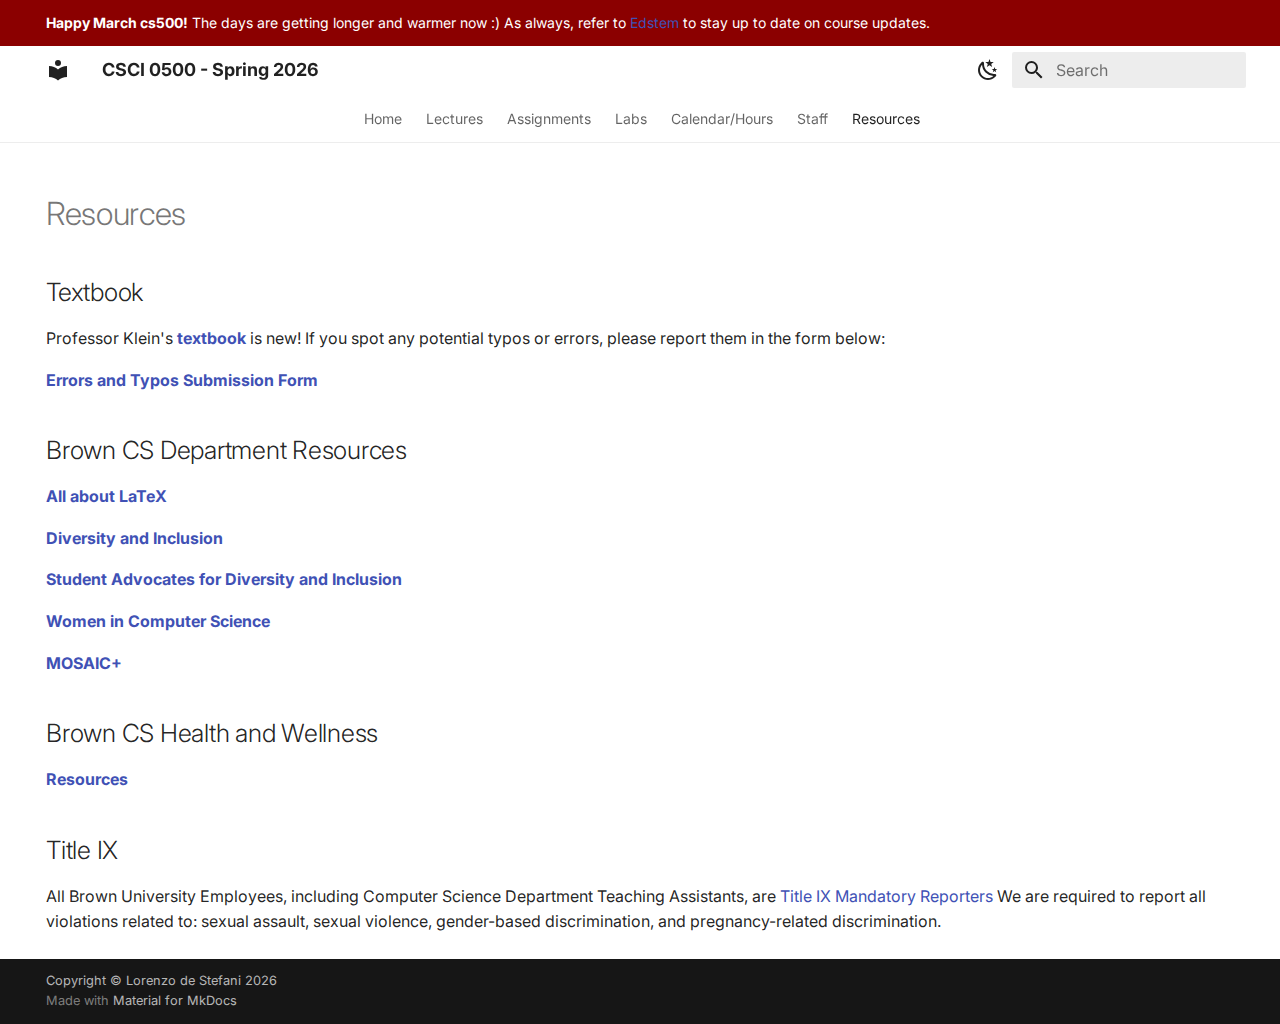
<file: resources/index.html>
<!doctype html>
<html lang="en" class="no-js">
  <head>
    
      <meta charset="utf-8">
      <meta name="viewport" content="width=device-width,initial-scale=1">
      
        <meta name="description" content="Course website: lectures, assignments, hours, staff, policies.">
      
      
      
        <link rel="canonical" href="https://brown-cs500.github.io/spring-2026-website/resources/">
      
      
        <link rel="prev" href="../staff/">
      
      
      
        
      
      
      <link rel="icon" href="../assets/images/favicon.png">
      <meta name="generator" content="mkdocs-1.6.1, mkdocs-material-9.7.5">
    
    
      
        <title>Resources - CSCI 0500 - Spring 2026</title>
      
    
    
      <link rel="stylesheet" href="../assets/stylesheets/main.484c7ddc.min.css">
      
        
        <link rel="stylesheet" href="../assets/stylesheets/palette.ab4e12ef.min.css">
      
      


    
    
      
    
    
      
        
        
        <link rel="preconnect" href="https://fonts.gstatic.com" crossorigin>
        <link rel="stylesheet" href="https://fonts.googleapis.com/css?family=Inter:300,300i,400,400i,700,700i%7CJetBrains+Mono:400,400i,700,700i&display=fallback">
        <style>:root{--md-text-font:"Inter";--md-code-font:"JetBrains Mono"}</style>
      
    
    
      <link rel="stylesheet" href="../stylesheets/extra.css">
    
    <script>__md_scope=new URL("..",location),__md_hash=e=>[...e].reduce(((e,_)=>(e<<5)-e+_.charCodeAt(0)),0),__md_get=(e,_=localStorage,t=__md_scope)=>JSON.parse(_.getItem(t.pathname+"."+e)),__md_set=(e,_,t=localStorage,a=__md_scope)=>{try{t.setItem(a.pathname+"."+e,JSON.stringify(_))}catch(e){}}</script>
    
      

    
    
  </head>
  
  
    
    
      
    
    
    
    
    <body dir="ltr" data-md-color-scheme="default" data-md-color-primary="white" data-md-color-accent="deep-orange">
  
    
    <input class="md-toggle" data-md-toggle="drawer" type="checkbox" id="__drawer" autocomplete="off">
    <input class="md-toggle" data-md-toggle="search" type="checkbox" id="__search" autocomplete="off">
    <label class="md-overlay" for="__drawer"></label>
    <div data-md-component="skip">
      
    </div>
    <div data-md-component="announce">
      
        <aside class="md-banner">
          <div class="md-banner__inner md-grid md-typeset">
            
            
  <!-- Add announcement here, including arbitrary HTML -->
  <b>Happy March cs500!</b> The days are getting longer and warmer now :) As always, refer to <a href = "https://edstem.org/us/courses/90123/discussion" target= "_blank" rel="noopener"> Edstem
  </a> to stay up to date on course updates.

          </div>
          
        </aside>
      
    </div>
    
    
      

  

<header class="md-header md-header--shadow md-header--lifted" data-md-component="header">
  <nav class="md-header__inner md-grid" aria-label="Header">
    <a href=".." title="CSCI 0500 - Spring 2026" class="md-header__button md-logo" aria-label="CSCI 0500 - Spring 2026" data-md-component="logo">
      
  
  <svg xmlns="http://www.w3.org/2000/svg" viewBox="0 0 24 24"><path d="M12 8a3 3 0 0 0 3-3 3 3 0 0 0-3-3 3 3 0 0 0-3 3 3 3 0 0 0 3 3m0 3.54C9.64 9.35 6.5 8 3 8v11c3.5 0 6.64 1.35 9 3.54 2.36-2.19 5.5-3.54 9-3.54V8c-3.5 0-6.64 1.35-9 3.54"/></svg>

    </a>
    <label class="md-header__button md-icon" for="__drawer">
      
      <svg xmlns="http://www.w3.org/2000/svg" viewBox="0 0 24 24"><path d="M3 6h18v2H3zm0 5h18v2H3zm0 5h18v2H3z"/></svg>
    </label>
    <div class="md-header__title" data-md-component="header-title">
      <div class="md-header__ellipsis">
        <div class="md-header__topic">
          <span class="md-ellipsis">
            CSCI 0500 - Spring 2026
          </span>
        </div>
        <div class="md-header__topic" data-md-component="header-topic">
          <span class="md-ellipsis">
            
              Resources
            
          </span>
        </div>
      </div>
    </div>
    
      
        <form class="md-header__option" data-md-component="palette">
  
    
    
    
    <input class="md-option" data-md-color-media="" data-md-color-scheme="default" data-md-color-primary="white" data-md-color-accent="deep-orange"  aria-label="Switch to dark mode"  type="radio" name="__palette" id="__palette_0">
    
      <label class="md-header__button md-icon" title="Switch to dark mode" for="__palette_1" hidden>
        <svg xmlns="http://www.w3.org/2000/svg" viewBox="0 0 24 24"><path d="m17.75 4.09-2.53 1.94.91 3.06-2.63-1.81-2.63 1.81.91-3.06-2.53-1.94L12.44 4l1.06-3 1.06 3zm3.5 6.91-1.64 1.25.59 1.98-1.7-1.17-1.7 1.17.59-1.98L15.75 11l2.06-.05L18.5 9l.69 1.95zm-2.28 4.95c.83-.08 1.72 1.1 1.19 1.85-.32.45-.66.87-1.08 1.27C15.17 23 8.84 23 4.94 19.07c-3.91-3.9-3.91-10.24 0-14.14.4-.4.82-.76 1.27-1.08.75-.53 1.93.36 1.85 1.19-.27 2.86.69 5.83 2.89 8.02a9.96 9.96 0 0 0 8.02 2.89m-1.64 2.02a12.08 12.08 0 0 1-7.8-3.47c-2.17-2.19-3.33-5-3.49-7.82-2.81 3.14-2.7 7.96.31 10.98 3.02 3.01 7.84 3.12 10.98.31"/></svg>
      </label>
    
  
    
    
    
    <input class="md-option" data-md-color-media="" data-md-color-scheme="slate" data-md-color-primary="black" data-md-color-accent="deep-orange"  aria-label="Switch to light mode"  type="radio" name="__palette" id="__palette_1">
    
      <label class="md-header__button md-icon" title="Switch to light mode" for="__palette_0" hidden>
        <svg xmlns="http://www.w3.org/2000/svg" viewBox="0 0 24 24"><path d="M12 7a5 5 0 0 1 5 5 5 5 0 0 1-5 5 5 5 0 0 1-5-5 5 5 0 0 1 5-5m0 2a3 3 0 0 0-3 3 3 3 0 0 0 3 3 3 3 0 0 0 3-3 3 3 0 0 0-3-3m0-7 2.39 3.42C13.65 5.15 12.84 5 12 5s-1.65.15-2.39.42zM3.34 7l4.16-.35A7.2 7.2 0 0 0 5.94 8.5c-.44.74-.69 1.5-.83 2.29zm.02 10 1.76-3.77a7.131 7.131 0 0 0 2.38 4.14zM20.65 7l-1.77 3.79a7.02 7.02 0 0 0-2.38-4.15zm-.01 10-4.14.36c.59-.51 1.12-1.14 1.54-1.86.42-.73.69-1.5.83-2.29zM12 22l-2.41-3.44c.74.27 1.55.44 2.41.44.82 0 1.63-.17 2.37-.44z"/></svg>
      </label>
    
  
</form>
      
    
    
      <script>var palette=__md_get("__palette");if(palette&&palette.color){if("(prefers-color-scheme)"===palette.color.media){var media=matchMedia("(prefers-color-scheme: light)"),input=document.querySelector(media.matches?"[data-md-color-media='(prefers-color-scheme: light)']":"[data-md-color-media='(prefers-color-scheme: dark)']");palette.color.media=input.getAttribute("data-md-color-media"),palette.color.scheme=input.getAttribute("data-md-color-scheme"),palette.color.primary=input.getAttribute("data-md-color-primary"),palette.color.accent=input.getAttribute("data-md-color-accent")}for(var[key,value]of Object.entries(palette.color))document.body.setAttribute("data-md-color-"+key,value)}</script>
    
    
    
      
      
        <label class="md-header__button md-icon" for="__search">
          
          <svg xmlns="http://www.w3.org/2000/svg" viewBox="0 0 24 24"><path d="M9.5 3A6.5 6.5 0 0 1 16 9.5c0 1.61-.59 3.09-1.56 4.23l.27.27h.79l5 5-1.5 1.5-5-5v-.79l-.27-.27A6.52 6.52 0 0 1 9.5 16 6.5 6.5 0 0 1 3 9.5 6.5 6.5 0 0 1 9.5 3m0 2C7 5 5 7 5 9.5S7 14 9.5 14 14 12 14 9.5 12 5 9.5 5"/></svg>
        </label>
        <div class="md-search" data-md-component="search" role="dialog">
  <label class="md-search__overlay" for="__search"></label>
  <div class="md-search__inner" role="search">
    <form class="md-search__form" name="search">
      <input type="text" class="md-search__input" name="query" aria-label="Search" placeholder="Search" autocapitalize="off" autocorrect="off" autocomplete="off" spellcheck="false" data-md-component="search-query" required>
      <label class="md-search__icon md-icon" for="__search">
        
        <svg xmlns="http://www.w3.org/2000/svg" viewBox="0 0 24 24"><path d="M9.5 3A6.5 6.5 0 0 1 16 9.5c0 1.61-.59 3.09-1.56 4.23l.27.27h.79l5 5-1.5 1.5-5-5v-.79l-.27-.27A6.52 6.52 0 0 1 9.5 16 6.5 6.5 0 0 1 3 9.5 6.5 6.5 0 0 1 9.5 3m0 2C7 5 5 7 5 9.5S7 14 9.5 14 14 12 14 9.5 12 5 9.5 5"/></svg>
        
        <svg xmlns="http://www.w3.org/2000/svg" viewBox="0 0 24 24"><path d="M20 11v2H8l5.5 5.5-1.42 1.42L4.16 12l7.92-7.92L13.5 5.5 8 11z"/></svg>
      </label>
      <nav class="md-search__options" aria-label="Search">
        
        <button type="reset" class="md-search__icon md-icon" title="Clear" aria-label="Clear" tabindex="-1">
          
          <svg xmlns="http://www.w3.org/2000/svg" viewBox="0 0 24 24"><path d="M19 6.41 17.59 5 12 10.59 6.41 5 5 6.41 10.59 12 5 17.59 6.41 19 12 13.41 17.59 19 19 17.59 13.41 12z"/></svg>
        </button>
      </nav>
      
        <div class="md-search__suggest" data-md-component="search-suggest"></div>
      
    </form>
    <div class="md-search__output">
      <div class="md-search__scrollwrap" tabindex="0" data-md-scrollfix>
        <div class="md-search-result" data-md-component="search-result">
          <div class="md-search-result__meta">
            Initializing search
          </div>
          <ol class="md-search-result__list" role="presentation"></ol>
        </div>
      </div>
    </div>
  </div>
</div>
      
    
    
  </nav>
  
    
      
<nav class="md-tabs" aria-label="Tabs" data-md-component="tabs">
  <div class="md-grid">
    <ul class="md-tabs__list">
      
        
  
  
  
  
    <li class="md-tabs__item">
      <a href=".." class="md-tabs__link">
        
  
  
    
  
  Home

      </a>
    </li>
  

      
        
  
  
  
  
    <li class="md-tabs__item">
      <a href="../lectures/" class="md-tabs__link">
        
  
  
    
  
  Lectures

      </a>
    </li>
  

      
        
  
  
  
  
    <li class="md-tabs__item">
      <a href="../assignments/" class="md-tabs__link">
        
  
  
    
  
  Assignments

      </a>
    </li>
  

      
        
  
  
  
  
    <li class="md-tabs__item">
      <a href="../labs/" class="md-tabs__link">
        
  
  
    
  
  Labs

      </a>
    </li>
  

      
        
  
  
  
  
    <li class="md-tabs__item">
      <a href="../hours/" class="md-tabs__link">
        
  
  
    
  
  Calendar/Hours

      </a>
    </li>
  

      
        
  
  
  
  
    <li class="md-tabs__item">
      <a href="../staff/" class="md-tabs__link">
        
  
  
    
  
  Staff

      </a>
    </li>
  

      
        
  
  
  
    
  
  
    <li class="md-tabs__item md-tabs__item--active">
      <a href="./" class="md-tabs__link">
        
  
  
    
  
  Resources

      </a>
    </li>
  

      
    </ul>
  </div>
</nav>
    
  
</header>
    
    <div class="md-container" data-md-component="container">
      
      
        
      
      <main class="md-main" data-md-component="main">
        <div class="md-main__inner md-grid">
          
            
              
                
              
              <div class="md-sidebar md-sidebar--primary" data-md-component="sidebar" data-md-type="navigation" hidden>
                <div class="md-sidebar__scrollwrap">
                  <div class="md-sidebar__inner">
                    


  


  

<nav class="md-nav md-nav--primary md-nav--lifted md-nav--integrated" aria-label="Navigation" data-md-level="0">
  <label class="md-nav__title" for="__drawer">
    <a href=".." title="CSCI 0500 - Spring 2026" class="md-nav__button md-logo" aria-label="CSCI 0500 - Spring 2026" data-md-component="logo">
      
  
  <svg xmlns="http://www.w3.org/2000/svg" viewBox="0 0 24 24"><path d="M12 8a3 3 0 0 0 3-3 3 3 0 0 0-3-3 3 3 0 0 0-3 3 3 3 0 0 0 3 3m0 3.54C9.64 9.35 6.5 8 3 8v11c3.5 0 6.64 1.35 9 3.54 2.36-2.19 5.5-3.54 9-3.54V8c-3.5 0-6.64 1.35-9 3.54"/></svg>

    </a>
    CSCI 0500 - Spring 2026
  </label>
  
  <ul class="md-nav__list" data-md-scrollfix>
    
      
      
  
  
  
  
    <li class="md-nav__item">
      <a href=".." class="md-nav__link">
        
  
  
  <span class="md-ellipsis">
    
  
    Home
  

    
  </span>
  
  

      </a>
    </li>
  

    
      
      
  
  
  
  
    <li class="md-nav__item">
      <a href="../lectures/" class="md-nav__link">
        
  
  
  <span class="md-ellipsis">
    
  
    Lectures
  

    
  </span>
  
  

      </a>
    </li>
  

    
      
      
  
  
  
  
    <li class="md-nav__item">
      <a href="../assignments/" class="md-nav__link">
        
  
  
  <span class="md-ellipsis">
    
  
    Assignments
  

    
  </span>
  
  

      </a>
    </li>
  

    
      
      
  
  
  
  
    <li class="md-nav__item">
      <a href="../labs/" class="md-nav__link">
        
  
  
  <span class="md-ellipsis">
    
  
    Labs
  

    
  </span>
  
  

      </a>
    </li>
  

    
      
      
  
  
  
  
    <li class="md-nav__item">
      <a href="../hours/" class="md-nav__link">
        
  
  
  <span class="md-ellipsis">
    
  
    Calendar/Hours
  

    
  </span>
  
  

      </a>
    </li>
  

    
      
      
  
  
  
  
    <li class="md-nav__item">
      <a href="../staff/" class="md-nav__link">
        
  
  
  <span class="md-ellipsis">
    
  
    Staff
  

    
  </span>
  
  

      </a>
    </li>
  

    
      
      
  
  
    
  
  
  
    <li class="md-nav__item md-nav__item--active">
      
      <input class="md-nav__toggle md-toggle" type="checkbox" id="__toc">
      
      
      
      <a href="./" class="md-nav__link md-nav__link--active">
        
  
  
  <span class="md-ellipsis">
    
  
    Resources
  

    
  </span>
  
  

      </a>
      
    </li>
  

    
  </ul>
</nav>
                  </div>
                </div>
              </div>
            
            
          
          
            <div class="md-content" data-md-component="content">
              
              <article class="md-content__inner md-typeset">
                
                  
  




  <h1>Resources</h1>

<h2>Textbook</h2>

<p>
Professor Klein's 
<a href="https://drive.google.com/drive/folders/1I5mnU9wvFXO6xmIBKYTReGlbFgcKydvY" target="_blank" rel="noopener noreferrer">
  <strong>textbook</strong>
</a> 
is new! If you spot any potential typos or errors, please report them in the form below:
</p>

<p>
<a href="https://docs.google.com/forms/d/e/1FAIpQLSdBinrbY9OJ0SPd-7vKBcI7rJxVIuhjtVj8WFNoEoJjhhVVNg/viewform?usp=dialog" target="_blank" rel="noopener noreferrer">
  <strong>Errors and Typos Submission Form</strong>
</a>
</p>

<h2>Brown CS Department Resources</h2>

<p>
<a href="https://cs.brown.edu/courses/csci1010/docs.html" target="_blank" rel="noopener noreferrer">
  <strong>All about LaTeX</strong>
</a>
</p>

<p>
<a href="https://cs.brown.edu/about/diversity/resources/" target="_blank" rel="noopener noreferrer">
  <strong>Diversity and Inclusion</strong>
</a>
</p>

<p>
<a href="https://cs.brown.edu/about/diversity/student-advocates-diversity-and-inclusion/" target="_blank" rel="noopener noreferrer">
  <strong>Student Advocates for Diversity and Inclusion</strong>
</a>
</p>

<p>
<a href="https://brown-wics.github.io/website/" target="_blank" rel="noopener noreferrer">
  <strong>Women in Computer Science</strong>
</a>
</p>

<p>
<a href="https://mosaic-plus-brown.github.io/mosaic/" target="_blank" rel="noopener noreferrer">
  <strong>MOSAIC+</strong>
</a>
</p>

<h2>Brown CS Health and Wellness</h2>

<p>
<a href="https://cs.brown.edu/media/filer_public/03/0a/030a6a2e-7a61-4c30-98c1-dce87b9d9899/brown_cs_health_and_wellness_resources.pdf" target="_blank" rel="noopener noreferrer">
  <strong>Resources</strong>
</a>
</p>

<h2>Title IX</h2>

<p>
All Brown University Employees, including Computer Science Department Teaching Assistants, are <a href = "https://policy.brown.edu/policy/title-ix" target="_blank" rel="noopener noreferrer">Title IX Mandatory Reporters</a>
We are required to report all violations related to: sexual assault, sexual violence, gender-based discrimination, and pregnancy-related discrimination.







  
  




  



                
              </article>
            </div>
          
          
<script>var target=document.getElementById(location.hash.slice(1));target&&target.name&&(target.checked=target.name.startsWith("__tabbed_"))</script>
        </div>
        
      </main>
      
        <footer class="md-footer">
  
  <div class="md-footer-meta md-typeset">
    <div class="md-footer-meta__inner md-grid">
      <div class="md-copyright">
  
    <div class="md-copyright__highlight">
      Copyright &copy; Lorenzo de Stefani 2026
    </div>
  
  
    Made with
    <a href="https://squidfunk.github.io/mkdocs-material/" target="_blank" rel="noopener">
      Material for MkDocs
    </a>
  
</div>
      
    </div>
  </div>
</footer>
      
    </div>
    <div class="md-dialog" data-md-component="dialog">
      <div class="md-dialog__inner md-typeset"></div>
    </div>
    
      <div class="md-progress" data-md-component="progress" role="progressbar"></div>
    
    
    
      
      
      <script id="__config" type="application/json">{"annotate": null, "base": "..", "features": ["navigation.tabs", "navigation.tabs.sticky", "navigation.instant", "navigation.instant.progress", "navigation.tracking", "toc.follow", "toc.integrate", "search.suggest", "search.highlight", "content.code.copy", "content.external.links"], "search": "../assets/javascripts/workers/search.2c215733.min.js", "tags": null, "translations": {"clipboard.copied": "Copied to clipboard", "clipboard.copy": "Copy to clipboard", "search.result.more.one": "1 more on this page", "search.result.more.other": "# more on this page", "search.result.none": "No matching documents", "search.result.one": "1 matching document", "search.result.other": "# matching documents", "search.result.placeholder": "Type to start searching", "search.result.term.missing": "Missing", "select.version": "Select version"}, "version": null}</script>
    
    
      <script src="../assets/javascripts/bundle.79ae519e.min.js"></script>
      
    
  </body>
</html>
</file>
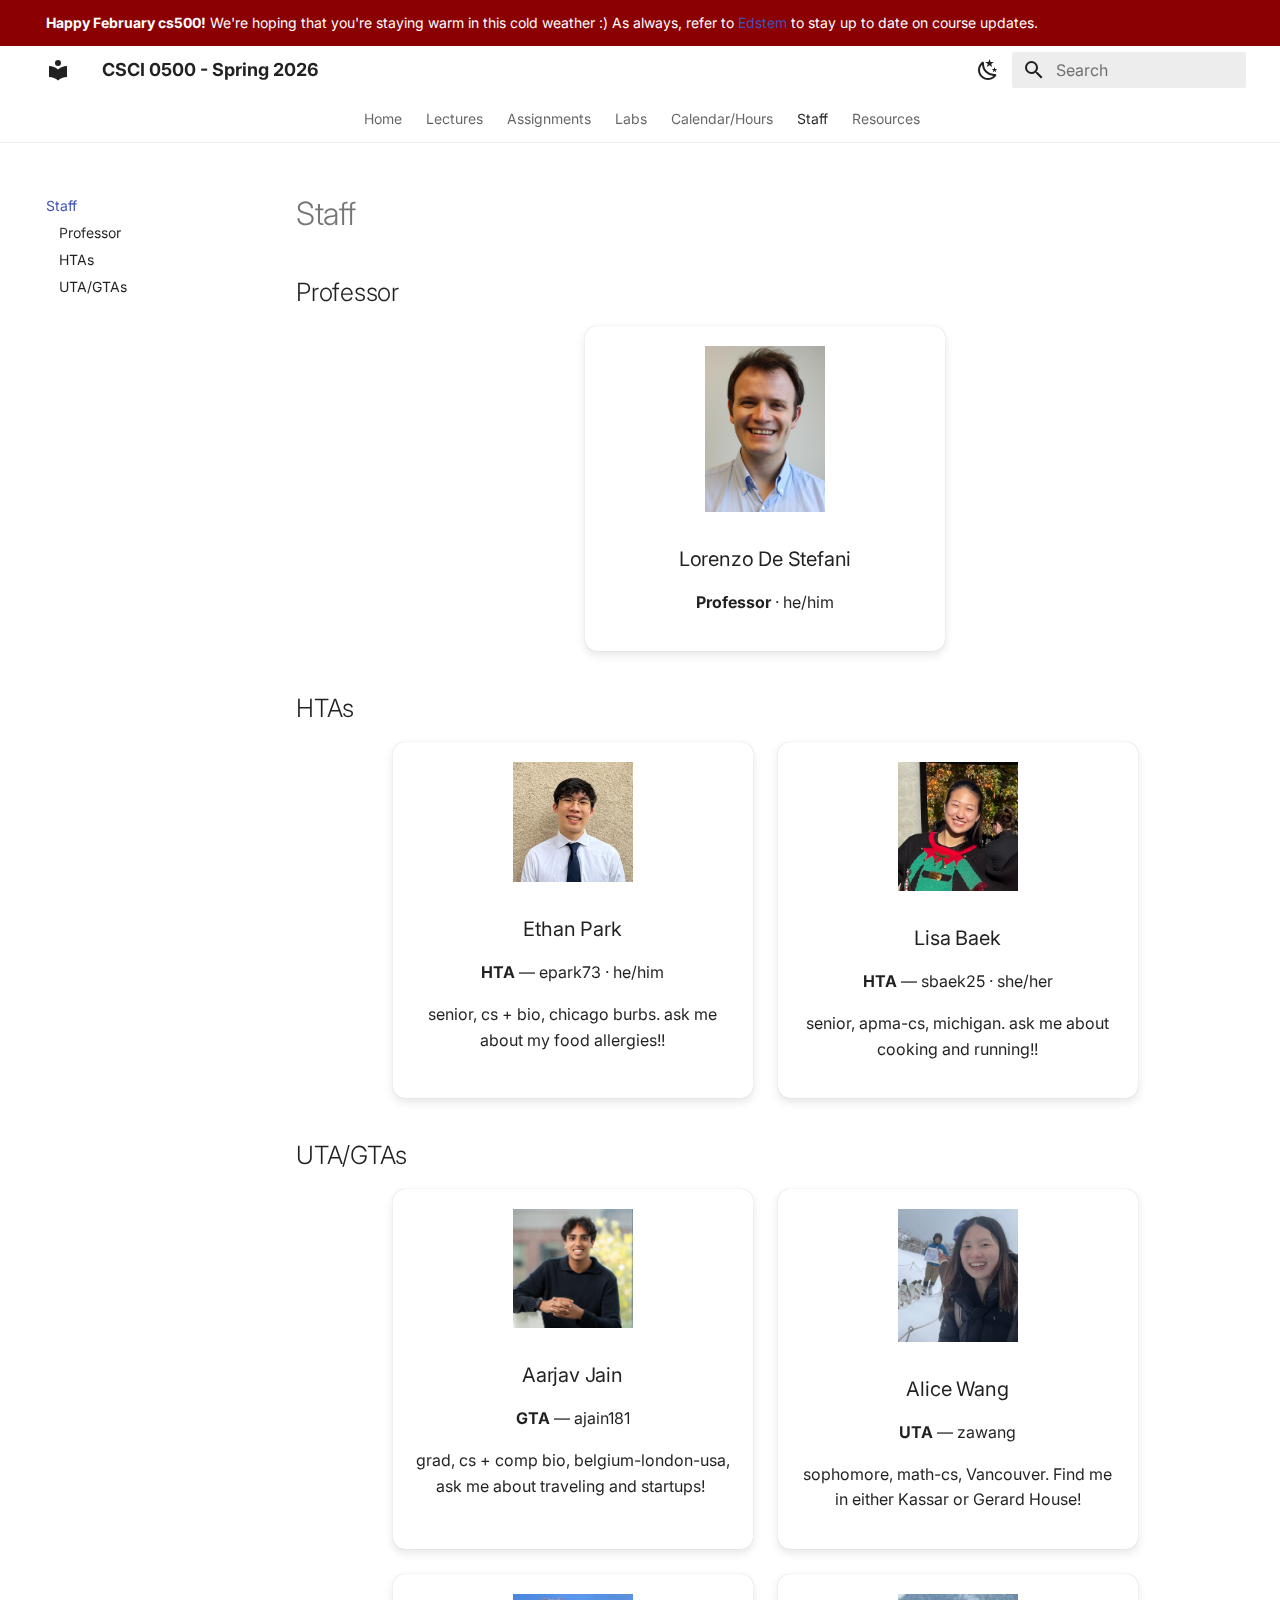
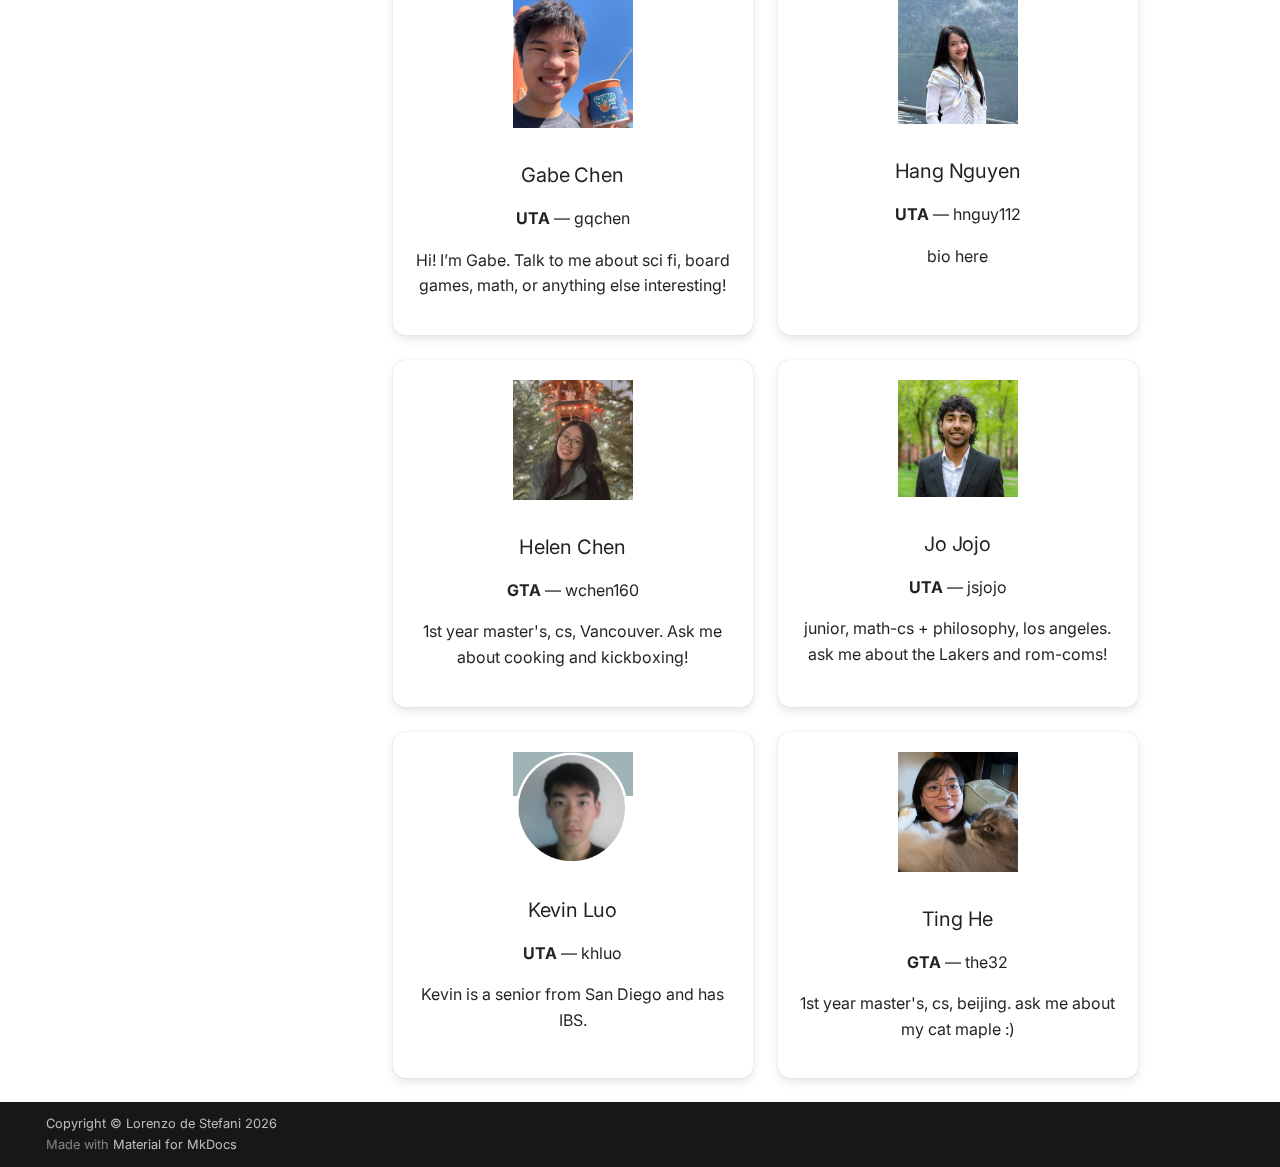
<file: staff/index.html>
<!doctype html>
<html lang="en" class="no-js">
  <head>
    
      <meta charset="utf-8">
      <meta name="viewport" content="width=device-width,initial-scale=1">
      
        <meta name="description" content="Course website: lectures, assignments, hours, staff, policies.">
      
      
      
        <link rel="canonical" href="https://brown-cs500.github.io/spring-2026-website/staff/">
      
      
        <link rel="prev" href="../hours/">
      
      
        <link rel="next" href="../resources/">
      
      
        
      
      
      <link rel="icon" href="../assets/images/favicon.png">
      <meta name="generator" content="mkdocs-1.6.1, mkdocs-material-9.7.1">
    
    
      
        <title>Staff - CSCI 0500 - Spring 2026</title>
      
    
    
      <link rel="stylesheet" href="../assets/stylesheets/main.484c7ddc.min.css">
      
        
        <link rel="stylesheet" href="../assets/stylesheets/palette.ab4e12ef.min.css">
      
      


    
    
      
    
    
      
        
        
        <link rel="preconnect" href="https://fonts.gstatic.com" crossorigin>
        <link rel="stylesheet" href="https://fonts.googleapis.com/css?family=Inter:300,300i,400,400i,700,700i%7CJetBrains+Mono:400,400i,700,700i&display=fallback">
        <style>:root{--md-text-font:"Inter";--md-code-font:"JetBrains Mono"}</style>
      
    
    
      <link rel="stylesheet" href="../stylesheets/extra.css">
    
    <script>__md_scope=new URL("..",location),__md_hash=e=>[...e].reduce(((e,_)=>(e<<5)-e+_.charCodeAt(0)),0),__md_get=(e,_=localStorage,t=__md_scope)=>JSON.parse(_.getItem(t.pathname+"."+e)),__md_set=(e,_,t=localStorage,a=__md_scope)=>{try{t.setItem(a.pathname+"."+e,JSON.stringify(_))}catch(e){}}</script>
    
      

    
    
  </head>
  
  
    
    
      
    
    
    
    
    <body dir="ltr" data-md-color-scheme="default" data-md-color-primary="white" data-md-color-accent="deep-orange">
  
    
    <input class="md-toggle" data-md-toggle="drawer" type="checkbox" id="__drawer" autocomplete="off">
    <input class="md-toggle" data-md-toggle="search" type="checkbox" id="__search" autocomplete="off">
    <label class="md-overlay" for="__drawer"></label>
    <div data-md-component="skip">
      
        
        <a href="#professor" class="md-skip">
          Skip to content
        </a>
      
    </div>
    <div data-md-component="announce">
      
        <aside class="md-banner">
          <div class="md-banner__inner md-grid md-typeset">
            
            
  <!-- Add announcement here, including arbitrary HTML -->
  <b>Happy February cs500!</b> We're hoping that you're staying warm in this cold weather :) As always, refer to <a href = "https://edstem.org/us/courses/90123/discussion" target= "_blank" rel="noopener"> Edstem
  </a> to stay up to date on course updates.

          </div>
          
        </aside>
      
    </div>
    
    
      

  

<header class="md-header md-header--shadow md-header--lifted" data-md-component="header">
  <nav class="md-header__inner md-grid" aria-label="Header">
    <a href=".." title="CSCI 0500 - Spring 2026" class="md-header__button md-logo" aria-label="CSCI 0500 - Spring 2026" data-md-component="logo">
      
  
  <svg xmlns="http://www.w3.org/2000/svg" viewBox="0 0 24 24"><path d="M12 8a3 3 0 0 0 3-3 3 3 0 0 0-3-3 3 3 0 0 0-3 3 3 3 0 0 0 3 3m0 3.54C9.64 9.35 6.5 8 3 8v11c3.5 0 6.64 1.35 9 3.54 2.36-2.19 5.5-3.54 9-3.54V8c-3.5 0-6.64 1.35-9 3.54"/></svg>

    </a>
    <label class="md-header__button md-icon" for="__drawer">
      
      <svg xmlns="http://www.w3.org/2000/svg" viewBox="0 0 24 24"><path d="M3 6h18v2H3zm0 5h18v2H3zm0 5h18v2H3z"/></svg>
    </label>
    <div class="md-header__title" data-md-component="header-title">
      <div class="md-header__ellipsis">
        <div class="md-header__topic">
          <span class="md-ellipsis">
            CSCI 0500 - Spring 2026
          </span>
        </div>
        <div class="md-header__topic" data-md-component="header-topic">
          <span class="md-ellipsis">
            
              Staff
            
          </span>
        </div>
      </div>
    </div>
    
      
        <form class="md-header__option" data-md-component="palette">
  
    
    
    
    <input class="md-option" data-md-color-media="" data-md-color-scheme="default" data-md-color-primary="white" data-md-color-accent="deep-orange"  aria-label="Switch to dark mode"  type="radio" name="__palette" id="__palette_0">
    
      <label class="md-header__button md-icon" title="Switch to dark mode" for="__palette_1" hidden>
        <svg xmlns="http://www.w3.org/2000/svg" viewBox="0 0 24 24"><path d="m17.75 4.09-2.53 1.94.91 3.06-2.63-1.81-2.63 1.81.91-3.06-2.53-1.94L12.44 4l1.06-3 1.06 3zm3.5 6.91-1.64 1.25.59 1.98-1.7-1.17-1.7 1.17.59-1.98L15.75 11l2.06-.05L18.5 9l.69 1.95zm-2.28 4.95c.83-.08 1.72 1.1 1.19 1.85-.32.45-.66.87-1.08 1.27C15.17 23 8.84 23 4.94 19.07c-3.91-3.9-3.91-10.24 0-14.14.4-.4.82-.76 1.27-1.08.75-.53 1.93.36 1.85 1.19-.27 2.86.69 5.83 2.89 8.02a9.96 9.96 0 0 0 8.02 2.89m-1.64 2.02a12.08 12.08 0 0 1-7.8-3.47c-2.17-2.19-3.33-5-3.49-7.82-2.81 3.14-2.7 7.96.31 10.98 3.02 3.01 7.84 3.12 10.98.31"/></svg>
      </label>
    
  
    
    
    
    <input class="md-option" data-md-color-media="" data-md-color-scheme="slate" data-md-color-primary="black" data-md-color-accent="deep-orange"  aria-label="Switch to light mode"  type="radio" name="__palette" id="__palette_1">
    
      <label class="md-header__button md-icon" title="Switch to light mode" for="__palette_0" hidden>
        <svg xmlns="http://www.w3.org/2000/svg" viewBox="0 0 24 24"><path d="M12 7a5 5 0 0 1 5 5 5 5 0 0 1-5 5 5 5 0 0 1-5-5 5 5 0 0 1 5-5m0 2a3 3 0 0 0-3 3 3 3 0 0 0 3 3 3 3 0 0 0 3-3 3 3 0 0 0-3-3m0-7 2.39 3.42C13.65 5.15 12.84 5 12 5s-1.65.15-2.39.42zM3.34 7l4.16-.35A7.2 7.2 0 0 0 5.94 8.5c-.44.74-.69 1.5-.83 2.29zm.02 10 1.76-3.77a7.131 7.131 0 0 0 2.38 4.14zM20.65 7l-1.77 3.79a7.02 7.02 0 0 0-2.38-4.15zm-.01 10-4.14.36c.59-.51 1.12-1.14 1.54-1.86.42-.73.69-1.5.83-2.29zM12 22l-2.41-3.44c.74.27 1.55.44 2.41.44.82 0 1.63-.17 2.37-.44z"/></svg>
      </label>
    
  
</form>
      
    
    
      <script>var palette=__md_get("__palette");if(palette&&palette.color){if("(prefers-color-scheme)"===palette.color.media){var media=matchMedia("(prefers-color-scheme: light)"),input=document.querySelector(media.matches?"[data-md-color-media='(prefers-color-scheme: light)']":"[data-md-color-media='(prefers-color-scheme: dark)']");palette.color.media=input.getAttribute("data-md-color-media"),palette.color.scheme=input.getAttribute("data-md-color-scheme"),palette.color.primary=input.getAttribute("data-md-color-primary"),palette.color.accent=input.getAttribute("data-md-color-accent")}for(var[key,value]of Object.entries(palette.color))document.body.setAttribute("data-md-color-"+key,value)}</script>
    
    
    
      
      
        <label class="md-header__button md-icon" for="__search">
          
          <svg xmlns="http://www.w3.org/2000/svg" viewBox="0 0 24 24"><path d="M9.5 3A6.5 6.5 0 0 1 16 9.5c0 1.61-.59 3.09-1.56 4.23l.27.27h.79l5 5-1.5 1.5-5-5v-.79l-.27-.27A6.52 6.52 0 0 1 9.5 16 6.5 6.5 0 0 1 3 9.5 6.5 6.5 0 0 1 9.5 3m0 2C7 5 5 7 5 9.5S7 14 9.5 14 14 12 14 9.5 12 5 9.5 5"/></svg>
        </label>
        <div class="md-search" data-md-component="search" role="dialog">
  <label class="md-search__overlay" for="__search"></label>
  <div class="md-search__inner" role="search">
    <form class="md-search__form" name="search">
      <input type="text" class="md-search__input" name="query" aria-label="Search" placeholder="Search" autocapitalize="off" autocorrect="off" autocomplete="off" spellcheck="false" data-md-component="search-query" required>
      <label class="md-search__icon md-icon" for="__search">
        
        <svg xmlns="http://www.w3.org/2000/svg" viewBox="0 0 24 24"><path d="M9.5 3A6.5 6.5 0 0 1 16 9.5c0 1.61-.59 3.09-1.56 4.23l.27.27h.79l5 5-1.5 1.5-5-5v-.79l-.27-.27A6.52 6.52 0 0 1 9.5 16 6.5 6.5 0 0 1 3 9.5 6.5 6.5 0 0 1 9.5 3m0 2C7 5 5 7 5 9.5S7 14 9.5 14 14 12 14 9.5 12 5 9.5 5"/></svg>
        
        <svg xmlns="http://www.w3.org/2000/svg" viewBox="0 0 24 24"><path d="M20 11v2H8l5.5 5.5-1.42 1.42L4.16 12l7.92-7.92L13.5 5.5 8 11z"/></svg>
      </label>
      <nav class="md-search__options" aria-label="Search">
        
        <button type="reset" class="md-search__icon md-icon" title="Clear" aria-label="Clear" tabindex="-1">
          
          <svg xmlns="http://www.w3.org/2000/svg" viewBox="0 0 24 24"><path d="M19 6.41 17.59 5 12 10.59 6.41 5 5 6.41 10.59 12 5 17.59 6.41 19 12 13.41 17.59 19 19 17.59 13.41 12z"/></svg>
        </button>
      </nav>
      
        <div class="md-search__suggest" data-md-component="search-suggest"></div>
      
    </form>
    <div class="md-search__output">
      <div class="md-search__scrollwrap" tabindex="0" data-md-scrollfix>
        <div class="md-search-result" data-md-component="search-result">
          <div class="md-search-result__meta">
            Initializing search
          </div>
          <ol class="md-search-result__list" role="presentation"></ol>
        </div>
      </div>
    </div>
  </div>
</div>
      
    
    
  </nav>
  
    
      
<nav class="md-tabs" aria-label="Tabs" data-md-component="tabs">
  <div class="md-grid">
    <ul class="md-tabs__list">
      
        
  
  
  
  
    <li class="md-tabs__item">
      <a href=".." class="md-tabs__link">
        
  
  
    
  
  Home

      </a>
    </li>
  

      
        
  
  
  
  
    <li class="md-tabs__item">
      <a href="../lectures/" class="md-tabs__link">
        
  
  
    
  
  Lectures

      </a>
    </li>
  

      
        
  
  
  
  
    <li class="md-tabs__item">
      <a href="../assignments/" class="md-tabs__link">
        
  
  
    
  
  Assignments

      </a>
    </li>
  

      
        
  
  
  
  
    <li class="md-tabs__item">
      <a href="../labs/" class="md-tabs__link">
        
  
  
    
  
  Labs

      </a>
    </li>
  

      
        
  
  
  
  
    <li class="md-tabs__item">
      <a href="../hours/" class="md-tabs__link">
        
  
  
    
  
  Calendar/Hours

      </a>
    </li>
  

      
        
  
  
  
    
  
  
    <li class="md-tabs__item md-tabs__item--active">
      <a href="./" class="md-tabs__link">
        
  
  
    
  
  Staff

      </a>
    </li>
  

      
        
  
  
  
  
    <li class="md-tabs__item">
      <a href="../resources/" class="md-tabs__link">
        
  
  
    
  
  Resources

      </a>
    </li>
  

      
    </ul>
  </div>
</nav>
    
  
</header>
    
    <div class="md-container" data-md-component="container">
      
      
        
      
      <main class="md-main" data-md-component="main">
        <div class="md-main__inner md-grid">
          
            
              
              <div class="md-sidebar md-sidebar--primary" data-md-component="sidebar" data-md-type="navigation" >
                <div class="md-sidebar__scrollwrap">
                  <div class="md-sidebar__inner">
                    


  


  

<nav class="md-nav md-nav--primary md-nav--lifted md-nav--integrated" aria-label="Navigation" data-md-level="0">
  <label class="md-nav__title" for="__drawer">
    <a href=".." title="CSCI 0500 - Spring 2026" class="md-nav__button md-logo" aria-label="CSCI 0500 - Spring 2026" data-md-component="logo">
      
  
  <svg xmlns="http://www.w3.org/2000/svg" viewBox="0 0 24 24"><path d="M12 8a3 3 0 0 0 3-3 3 3 0 0 0-3-3 3 3 0 0 0-3 3 3 3 0 0 0 3 3m0 3.54C9.64 9.35 6.5 8 3 8v11c3.5 0 6.64 1.35 9 3.54 2.36-2.19 5.5-3.54 9-3.54V8c-3.5 0-6.64 1.35-9 3.54"/></svg>

    </a>
    CSCI 0500 - Spring 2026
  </label>
  
  <ul class="md-nav__list" data-md-scrollfix>
    
      
      
  
  
  
  
    <li class="md-nav__item">
      <a href=".." class="md-nav__link">
        
  
  
  <span class="md-ellipsis">
    
  
    Home
  

    
  </span>
  
  

      </a>
    </li>
  

    
      
      
  
  
  
  
    <li class="md-nav__item">
      <a href="../lectures/" class="md-nav__link">
        
  
  
  <span class="md-ellipsis">
    
  
    Lectures
  

    
  </span>
  
  

      </a>
    </li>
  

    
      
      
  
  
  
  
    <li class="md-nav__item">
      <a href="../assignments/" class="md-nav__link">
        
  
  
  <span class="md-ellipsis">
    
  
    Assignments
  

    
  </span>
  
  

      </a>
    </li>
  

    
      
      
  
  
  
  
    <li class="md-nav__item">
      <a href="../labs/" class="md-nav__link">
        
  
  
  <span class="md-ellipsis">
    
  
    Labs
  

    
  </span>
  
  

      </a>
    </li>
  

    
      
      
  
  
  
  
    <li class="md-nav__item">
      <a href="../hours/" class="md-nav__link">
        
  
  
  <span class="md-ellipsis">
    
  
    Calendar/Hours
  

    
  </span>
  
  

      </a>
    </li>
  

    
      
      
  
  
    
  
  
  
    <li class="md-nav__item md-nav__item--active">
      
      <input class="md-nav__toggle md-toggle" type="checkbox" id="__toc">
      
      
      
        <label class="md-nav__link md-nav__link--active" for="__toc">
          
  
  
  <span class="md-ellipsis">
    
  
    Staff
  

    
  </span>
  
  

          <span class="md-nav__icon md-icon"></span>
        </label>
      
      <a href="./" class="md-nav__link md-nav__link--active">
        
  
  
  <span class="md-ellipsis">
    
  
    Staff
  

    
  </span>
  
  

      </a>
      
        

<nav class="md-nav md-nav--secondary" aria-label="Table of contents">
  
  
  
  
    <label class="md-nav__title" for="__toc">
      <span class="md-nav__icon md-icon"></span>
      Table of contents
    </label>
    <ul class="md-nav__list" data-md-component="toc" data-md-scrollfix>
      
        <li class="md-nav__item">
  <a href="#professor" class="md-nav__link">
    <span class="md-ellipsis">
      
        Professor
      
    </span>
  </a>
  
</li>
      
        <li class="md-nav__item">
  <a href="#htas" class="md-nav__link">
    <span class="md-ellipsis">
      
        HTAs
      
    </span>
  </a>
  
</li>
      
        <li class="md-nav__item">
  <a href="#utagtas" class="md-nav__link">
    <span class="md-ellipsis">
      
        UTA/GTAs
      
    </span>
  </a>
  
</li>
      
    </ul>
  
</nav>
      
    </li>
  

    
      
      
  
  
  
  
    <li class="md-nav__item">
      <a href="../resources/" class="md-nav__link">
        
  
  
  <span class="md-ellipsis">
    
  
    Resources
  

    
  </span>
  
  

      </a>
    </li>
  

    
  </ul>
</nav>
                  </div>
                </div>
              </div>
            
            
          
          
            <div class="md-content" data-md-component="content">
              
              <article class="md-content__inner md-typeset">
                
                  



  <h1>Staff</h1>

<h2 id="professor">Professor<a class="headerlink" href="#professor" title="Permanent link">&para;</a></h2>
<div class="staff-cards">

<div class="staff-card">
    <img src="../assets/pfp/professor.jpg" width="120" />
    <div class="staff-card-text">
      <h3>Lorenzo De Stefani</h3>
      <p><strong>Professor</strong> · he/him</p>
      <p></p>
    </div>
  </div>

</div>

<h2 id="htas">HTAs<a class="headerlink" href="#htas" title="Permanent link">&para;</a></h2>
<div class="staff-cards">
<div class="staff-card">
    <img src="../assets/pfp/epa127.jpeg" width="120" />
    <div class="staff-card-text">
      <h3>Ethan Park</h3>
      <p><strong>HTA</strong> — epark73 · he/him</p>
      <p>senior, cs + bio, chicago burbs. ask me about my food allergies!!</p>
    </div>
  </div>

  <div class="staff-card">
    <img src="../assets/pfp/sbaek25.jpg" width="120" />
    <div class="staff-card-text">
      <h3>Lisa Baek</h3>
      <p><strong>HTA</strong> — sbaek25 · she/her</p>
      <p>senior, apma-cs, michigan. ask me about cooking and running!!</p>
    </div>
  </div>
</div>

<h2 id="utagtas">UTA/GTAs<a class="headerlink" href="#utagtas" title="Permanent link">&para;</a></h2>
<div class="staff-cards">

  <div class="staff-card">
    <img src="../assets/pfp/ajain181.jpg" width="120" />
    <div class="staff-card-text">
      <h3>Aarjav Jain</h3>
      <p><strong>GTA</strong> — ajain181</p>
      <p>grad, cs + comp bio, belgium-london-usa, ask me about traveling and startups! </p>
    </div>
  </div>

  <div class="staff-card">
    <img src="../assets/pfp/zawang.jpg" width="120" />
    <div class="staff-card-text">
      <h3>Alice Wang</h3>
      <p><strong>UTA</strong> — zawang</p>
      <p>sophomore, math-cs, Vancouver. Find me in either Kassar or Gerard House!</p>
    </div>
  </div>

  <div class="staff-card">
    <img src="../assets/pfp/gqchen.jpg" width="120" />
    <div class="staff-card-text">
      <h3>Gabe Chen</h3>
      <p><strong>UTA</strong> — gqchen</p>
      <p>Hi! I’m Gabe. Talk to me about sci fi, board games, math, or anything else interesting!</p>
    </div>
  </div>

  <div class="staff-card">
    <img src="../assets/pfp/hnguy112.jpg" width="120" />
    <div class="staff-card-text">
      <h3>Hang Nguyen</h3>
      <p><strong>UTA</strong> — hnguy112</p>
      <p>bio here</p>
    </div>
  </div>

  <div class="staff-card">
    <img src="../assets/pfp/wchen160.jpg" width="120" />
    <div class="staff-card-text">
      <h3>Helen Chen</h3>
      <p><strong>GTA</strong> — wchen160</p>
      <p>1st year master's, cs, Vancouver. Ask me about cooking and kickboxing!</p>
    </div>
  </div>

  <div class="staff-card">
    <img src="../assets/pfp/jsjojo.jpeg" width="120" />
    <div class="staff-card-text">
      <h3>Jo Jojo</h3>
      <p><strong>UTA</strong> — jsjojo</p>
      <p>junior, math-cs + philosophy, los angeles. ask me about the Lakers and rom-coms!</p>
    </div>
  </div>

  <div class="staff-card">
    <img src="../assets/pfp/khluo.png" width="120" />
    <div class="staff-card-text">
      <h3>Kevin Luo</h3>
      <p><strong>UTA</strong> — khluo</p>
      <p>Kevin is a senior from San Diego and has IBS. </p>
    </div>
  </div>

  <div class="staff-card">
    <img src="../assets/pfp/the32.jpg" width="120" />
    <div class="staff-card-text">
      <h3>Ting He</h3>
      <p><strong>GTA</strong> — the32</p>
      <p>1st year master's, cs, beijing. ask me about my cat maple :)</p>
    </div>
  </div>

</div>












                
              </article>
            </div>
          
          
<script>var target=document.getElementById(location.hash.slice(1));target&&target.name&&(target.checked=target.name.startsWith("__tabbed_"))</script>
        </div>
        
      </main>
      
        <footer class="md-footer">
  
  <div class="md-footer-meta md-typeset">
    <div class="md-footer-meta__inner md-grid">
      <div class="md-copyright">
  
    <div class="md-copyright__highlight">
      Copyright &copy; Lorenzo de Stefani 2026
    </div>
  
  
    Made with
    <a href="https://squidfunk.github.io/mkdocs-material/" target="_blank" rel="noopener">
      Material for MkDocs
    </a>
  
</div>
      
    </div>
  </div>
</footer>
      
    </div>
    <div class="md-dialog" data-md-component="dialog">
      <div class="md-dialog__inner md-typeset"></div>
    </div>
    
      <div class="md-progress" data-md-component="progress" role="progressbar"></div>
    
    
    
      
      
      <script id="__config" type="application/json">{"annotate": null, "base": "..", "features": ["navigation.tabs", "navigation.tabs.sticky", "navigation.instant", "navigation.instant.progress", "navigation.tracking", "toc.follow", "toc.integrate", "search.suggest", "search.highlight", "content.code.copy", "content.external.links"], "search": "../assets/javascripts/workers/search.2c215733.min.js", "tags": null, "translations": {"clipboard.copied": "Copied to clipboard", "clipboard.copy": "Copy to clipboard", "search.result.more.one": "1 more on this page", "search.result.more.other": "# more on this page", "search.result.none": "No matching documents", "search.result.one": "1 matching document", "search.result.other": "# matching documents", "search.result.placeholder": "Type to start searching", "search.result.term.missing": "Missing", "select.version": "Select version"}, "version": null}</script>
    
    
      <script src="../assets/javascripts/bundle.79ae519e.min.js"></script>
      
    
  </body>
</html>
</file>
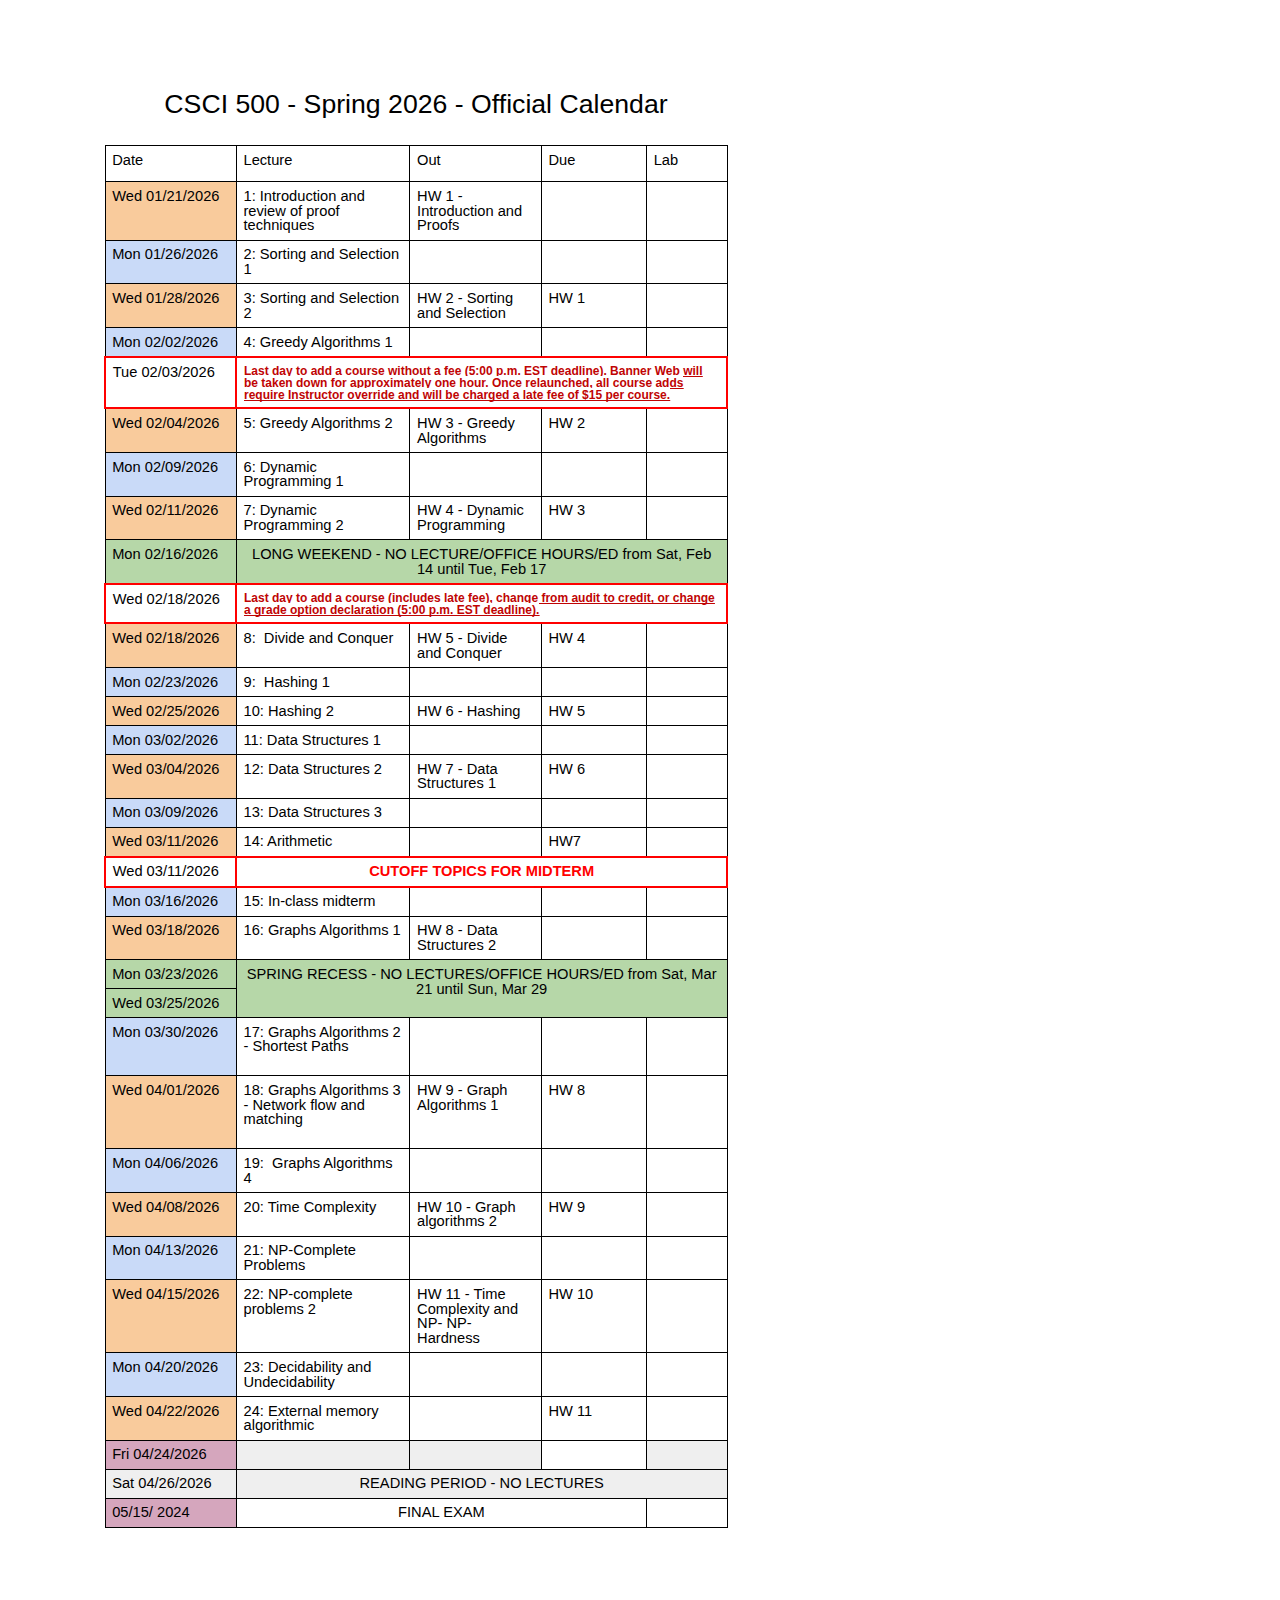
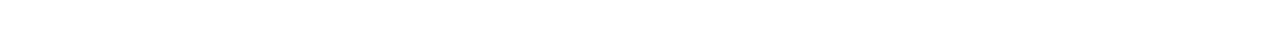
<file: schedule.html>
<html>
  <head>
    <meta content="text/html; charset=UTF-8" http-equiv="content-type" />
    <style type="text/css">
      .lst-kix_f034l3aierbg-6 > li:before {
        content: "\0025cf   ";
      }
      .lst-kix_f034l3aierbg-8 > li:before {
        content: "\0025a0   ";
      }
      ul.lst-kix_j2oe8uayao0-0 {
        list-style-type: none;
      }
      ul.lst-kix_j2oe8uayao0-1 {
        list-style-type: none;
      }
      .lst-kix_f034l3aierbg-3 > li:before {
        content: "\0025cf   ";
      }
      .lst-kix_f034l3aierbg-7 > li:before {
        content: "\0025cb   ";
      }
      ul.lst-kix_j2oe8uayao0-4 {
        list-style-type: none;
      }
      ul.lst-kix_j2oe8uayao0-5 {
        list-style-type: none;
      }
      ul.lst-kix_j2oe8uayao0-2 {
        list-style-type: none;
      }
      .lst-kix_f034l3aierbg-2 > li:before {
        content: "\0025a0   ";
      }
      ul.lst-kix_j2oe8uayao0-3 {
        list-style-type: none;
      }
      ul.lst-kix_j2oe8uayao0-8 {
        list-style-type: none;
      }
      ul.lst-kix_j2oe8uayao0-6 {
        list-style-type: none;
      }
      .lst-kix_f034l3aierbg-1 > li:before {
        content: "\0025cb   ";
      }
      ul.lst-kix_j2oe8uayao0-7 {
        list-style-type: none;
      }
      .lst-kix_f034l3aierbg-0 > li:before {
        content: "\0025cf   ";
      }
      ul.lst-kix_sko2igtfcy0u-2 {
        list-style-type: none;
      }
      ul.lst-kix_wdi01ceosedh-0 {
        list-style-type: none;
      }
      ul.lst-kix_sko2igtfcy0u-1 {
        list-style-type: none;
      }
      ul.lst-kix_sko2igtfcy0u-0 {
        list-style-type: none;
      }
      ul.lst-kix_wdi01ceosedh-2 {
        list-style-type: none;
      }
      ul.lst-kix_wdi01ceosedh-1 {
        list-style-type: none;
      }
      ul.lst-kix_sko2igtfcy0u-6 {
        list-style-type: none;
      }
      ul.lst-kix_wdi01ceosedh-4 {
        list-style-type: none;
      }
      ul.lst-kix_sko2igtfcy0u-5 {
        list-style-type: none;
      }
      ul.lst-kix_wdi01ceosedh-3 {
        list-style-type: none;
      }
      ul.lst-kix_sko2igtfcy0u-4 {
        list-style-type: none;
      }
      ul.lst-kix_wdi01ceosedh-6 {
        list-style-type: none;
      }
      ul.lst-kix_sko2igtfcy0u-3 {
        list-style-type: none;
      }
      ul.lst-kix_wdi01ceosedh-5 {
        list-style-type: none;
      }
      ul.lst-kix_wdi01ceosedh-8 {
        list-style-type: none;
      }
      ul.lst-kix_wdi01ceosedh-7 {
        list-style-type: none;
      }
      ul.lst-kix_sko2igtfcy0u-8 {
        list-style-type: none;
      }
      ul.lst-kix_sko2igtfcy0u-7 {
        list-style-type: none;
      }
      .lst-kix_yt0hxgduyp1d-6 > li:before {
        content: "\0025cf   ";
      }
      .lst-kix_yt0hxgduyp1d-7 > li:before {
        content: "\0025cb   ";
      }
      .lst-kix_l5uxqk55468v-8 > li:before {
        content: "\0025a0   ";
      }
      .lst-kix_l5uxqk55468v-6 > li:before {
        content: "\0025cf   ";
      }
      .lst-kix_yt0hxgduyp1d-2 > li:before {
        content: "\0025a0   ";
      }
      .lst-kix_l5uxqk55468v-5 > li:before {
        content: "\0025a0   ";
      }
      .lst-kix_l5uxqk55468v-7 > li:before {
        content: "\0025cb   ";
      }
      .lst-kix_yt0hxgduyp1d-0 > li:before {
        content: "\0025cf   ";
      }
      .lst-kix_yt0hxgduyp1d-1 > li:before {
        content: "\0025cb   ";
      }
      .lst-kix_yt0hxgduyp1d-8 > li:before {
        content: "\0025a0   ";
      }
      .lst-kix_l5uxqk55468v-2 > li:before {
        content: "\0025a0   ";
      }
      .lst-kix_l5uxqk55468v-1 > li:before {
        content: "\0025cb   ";
      }
      .lst-kix_l5uxqk55468v-3 > li:before {
        content: "\0025cf   ";
      }
      .lst-kix_l5uxqk55468v-0 > li:before {
        content: "\0025cf   ";
      }
      .lst-kix_l5uxqk55468v-4 > li:before {
        content: "\0025cb   ";
      }
      .lst-kix_yt0hxgduyp1d-3 > li:before {
        content: "\0025cf   ";
      }
      .lst-kix_yt0hxgduyp1d-4 > li:before {
        content: "\0025cb   ";
      }
      .lst-kix_yt0hxgduyp1d-5 > li:before {
        content: "\0025a0   ";
      }
      .lst-kix_2cwyha6z5h1v-6 > li:before {
        content: "\0025cf   ";
      }
      .lst-kix_2cwyha6z5h1v-5 > li:before {
        content: "\0025a0   ";
      }
      .lst-kix_av5anas0dqk0-8 > li:before {
        content: "\0025a0   ";
      }
      .lst-kix_av5anas0dqk0-7 > li:before {
        content: "\0025cb   ";
      }
      .lst-kix_sko2igtfcy0u-8 > li:before {
        content: "\0025a0   ";
      }
      .lst-kix_2cwyha6z5h1v-2 > li:before {
        content: "\0025a0   ";
      }
      .lst-kix_2cwyha6z5h1v-4 > li:before {
        content: "\0025cb   ";
      }
      .lst-kix_sko2igtfcy0u-7 > li:before {
        content: "\0025cb   ";
      }
      .lst-kix_2cwyha6z5h1v-3 > li:before {
        content: "\0025cf   ";
      }
      .lst-kix_av5anas0dqk0-4 > li:before {
        content: "\0025cb   ";
      }
      ul.lst-kix_av5anas0dqk0-8 {
        list-style-type: none;
      }
      .lst-kix_ul50vlirao7l-1 > li:before {
        content: "\0025cb   ";
      }
      .lst-kix_ul50vlirao7l-2 > li:before {
        content: "\0025a0   ";
      }
      .lst-kix_av5anas0dqk0-3 > li:before {
        content: "\0025cf   ";
      }
      .lst-kix_av5anas0dqk0-5 > li:before {
        content: "\0025a0   ";
      }
      ul.lst-kix_av5anas0dqk0-6 {
        list-style-type: none;
      }
      ul.lst-kix_av5anas0dqk0-7 {
        list-style-type: none;
      }
      .lst-kix_sko2igtfcy0u-4 > li:before {
        content: "\0025cb   ";
      }
      .lst-kix_sko2igtfcy0u-6 > li:before {
        content: "\0025cf   ";
      }
      .lst-kix_2cwyha6z5h1v-0 > li:before {
        content: "\0025cf   ";
      }
      .lst-kix_av5anas0dqk0-2 > li:before {
        content: "\0025a0   ";
      }
      .lst-kix_av5anas0dqk0-6 > li:before {
        content: "\0025cf   ";
      }
      .lst-kix_ul50vlirao7l-0 > li:before {
        content: "\0025cf   ";
      }
      .lst-kix_ul50vlirao7l-4 > li:before {
        content: "\0025cb   ";
      }
      .lst-kix_sko2igtfcy0u-5 > li:before {
        content: "\0025a0   ";
      }
      .lst-kix_2cwyha6z5h1v-1 > li:before {
        content: "\0025cb   ";
      }
      ul.lst-kix_av5anas0dqk0-0 {
        list-style-type: none;
      }
      ul.lst-kix_av5anas0dqk0-1 {
        list-style-type: none;
      }
      .lst-kix_sko2igtfcy0u-2 > li:before {
        content: "\0025a0   ";
      }
      ul.lst-kix_av5anas0dqk0-4 {
        list-style-type: none;
      }
      .lst-kix_ul50vlirao7l-3 > li:before {
        content: "\0025cf   ";
      }
      ul.lst-kix_av5anas0dqk0-5 {
        list-style-type: none;
      }
      ul.lst-kix_av5anas0dqk0-2 {
        list-style-type: none;
      }
      ul.lst-kix_av5anas0dqk0-3 {
        list-style-type: none;
      }
      .lst-kix_sko2igtfcy0u-3 > li:before {
        content: "\0025cf   ";
      }
      .lst-kix_z3wamanrd1zh-2 > li:before {
        content: "\0025a0   ";
      }
      .lst-kix_ul50vlirao7l-8 > li:before {
        content: "\0025a0   ";
      }
      ul.lst-kix_ujrkx0o9kjjv-4 {
        list-style-type: none;
      }
      .lst-kix_av5anas0dqk0-0 > li:before {
        content: "\0025cf   ";
      }
      .lst-kix_sko2igtfcy0u-1 > li:before {
        content: "\0025cb   ";
      }
      ul.lst-kix_ujrkx0o9kjjv-5 {
        list-style-type: none;
      }
      .lst-kix_ul50vlirao7l-5 > li:before {
        content: "\0025a0   ";
      }
      ul.lst-kix_ujrkx0o9kjjv-2 {
        list-style-type: none;
      }
      .lst-kix_av5anas0dqk0-1 > li:before {
        content: "\0025cb   ";
      }
      .lst-kix_sko2igtfcy0u-0 > li:before {
        content: "\0025cf   ";
      }
      ul.lst-kix_ujrkx0o9kjjv-3 {
        list-style-type: none;
      }
      .lst-kix_z3wamanrd1zh-1 > li:before {
        content: "\0025cb   ";
      }
      ul.lst-kix_ujrkx0o9kjjv-0 {
        list-style-type: none;
      }
      .lst-kix_ul50vlirao7l-7 > li:before {
        content: "\0025cb   ";
      }
      ul.lst-kix_ujrkx0o9kjjv-1 {
        list-style-type: none;
      }
      .lst-kix_z3wamanrd1zh-0 > li:before {
        content: "\0025cf   ";
      }
      .lst-kix_ul50vlirao7l-6 > li:before {
        content: "\0025cf   ";
      }
      .lst-kix_z3wamanrd1zh-5 > li:before {
        content: "\0025a0   ";
      }
      .lst-kix_z3wamanrd1zh-7 > li:before {
        content: "\0025cb   ";
      }
      .lst-kix_z3wamanrd1zh-6 > li:before {
        content: "\0025cf   ";
      }
      .lst-kix_z3wamanrd1zh-3 > li:before {
        content: "\0025cf   ";
      }
      .lst-kix_f034l3aierbg-4 > li:before {
        content: "\0025cb   ";
      }
      .lst-kix_z3wamanrd1zh-4 > li:before {
        content: "\0025cb   ";
      }
      .lst-kix_f034l3aierbg-5 > li:before {
        content: "\0025a0   ";
      }
      .lst-kix_efzwds5gcisd-5 > li:before {
        content: "\0025a0   ";
      }
      .lst-kix_efzwds5gcisd-3 > li:before {
        content: "\0025cf   ";
      }
      ul.lst-kix_sjfuu9fclfq8-4 {
        list-style-type: none;
      }
      ul.lst-kix_sjfuu9fclfq8-3 {
        list-style-type: none;
      }
      ul.lst-kix_sjfuu9fclfq8-2 {
        list-style-type: none;
      }
      ul.lst-kix_sjfuu9fclfq8-1 {
        list-style-type: none;
      }
      ul.lst-kix_sjfuu9fclfq8-8 {
        list-style-type: none;
      }
      ul.lst-kix_sjfuu9fclfq8-7 {
        list-style-type: none;
      }
      ul.lst-kix_sjfuu9fclfq8-6 {
        list-style-type: none;
      }
      ul.lst-kix_sjfuu9fclfq8-5 {
        list-style-type: none;
      }
      ul.lst-kix_sjfuu9fclfq8-0 {
        list-style-type: none;
      }
      .lst-kix_efzwds5gcisd-7 > li:before {
        content: "\0025cb   ";
      }
      .lst-kix_efzwds5gcisd-1 > li:before {
        content: "\0025cb   ";
      }
      .lst-kix_j2oe8uayao0-6 > li:before {
        content: "\0025cf   ";
      }
      .lst-kix_2cwyha6z5h1v-7 > li:before {
        content: "\0025cb   ";
      }
      .lst-kix_tznwn552v9g-0 > li:before {
        content: "\0025cf   ";
      }
      .lst-kix_fz1iiu15yt7n-8 > li:before {
        content: "\0025a0   ";
      }
      .lst-kix_j2oe8uayao0-8 > li:before {
        content: "\0025a0   ";
      }
      .lst-kix_tznwn552v9g-6 > li:before {
        content: "\0025cf   ";
      }
      ul.lst-kix_ul50vlirao7l-1 {
        list-style-type: none;
      }
      .lst-kix_tznwn552v9g-8 > li:before {
        content: "\0025a0   ";
      }
      ul.lst-kix_ul50vlirao7l-2 {
        list-style-type: none;
      }
      ul.lst-kix_ul50vlirao7l-3 {
        list-style-type: none;
      }
      ul.lst-kix_ul50vlirao7l-4 {
        list-style-type: none;
      }
      ul.lst-kix_bcmp9ihlqvia-8 {
        list-style-type: none;
      }
      .lst-kix_fz1iiu15yt7n-0 > li:before {
        content: "\0025cf   ";
      }
      ul.lst-kix_bcmp9ihlqvia-7 {
        list-style-type: none;
      }
      ul.lst-kix_bcmp9ihlqvia-6 {
        list-style-type: none;
      }
      ul.lst-kix_bcmp9ihlqvia-5 {
        list-style-type: none;
      }
      ul.lst-kix_ul50vlirao7l-0 {
        list-style-type: none;
      }
      ul.lst-kix_bcmp9ihlqvia-4 {
        list-style-type: none;
      }
      ul.lst-kix_bcmp9ihlqvia-3 {
        list-style-type: none;
      }
      ul.lst-kix_bcmp9ihlqvia-2 {
        list-style-type: none;
      }
      ul.lst-kix_bcmp9ihlqvia-1 {
        list-style-type: none;
      }
      ul.lst-kix_bcmp9ihlqvia-0 {
        list-style-type: none;
      }
      ul.lst-kix_ul50vlirao7l-5 {
        list-style-type: none;
      }
      ul.lst-kix_ul50vlirao7l-6 {
        list-style-type: none;
      }
      ul.lst-kix_ul50vlirao7l-7 {
        list-style-type: none;
      }
      ul.lst-kix_ul50vlirao7l-8 {
        list-style-type: none;
      }
      .lst-kix_bcmp9ihlqvia-0 > li:before {
        content: "\0025cf   ";
      }
      ul.lst-kix_z3wamanrd1zh-2 {
        list-style-type: none;
      }
      ul.lst-kix_z3wamanrd1zh-1 {
        list-style-type: none;
      }
      ul.lst-kix_z3wamanrd1zh-0 {
        list-style-type: none;
      }
      ul.lst-kix_z3wamanrd1zh-6 {
        list-style-type: none;
      }
      ul.lst-kix_z3wamanrd1zh-5 {
        list-style-type: none;
      }
      ul.lst-kix_z3wamanrd1zh-4 {
        list-style-type: none;
      }
      ul.lst-kix_z3wamanrd1zh-3 {
        list-style-type: none;
      }
      .lst-kix_bcmp9ihlqvia-2 > li:before {
        content: "\0025a0   ";
      }
      ul.lst-kix_z3wamanrd1zh-8 {
        list-style-type: none;
      }
      ul.lst-kix_z3wamanrd1zh-7 {
        list-style-type: none;
      }
      .lst-kix_fz1iiu15yt7n-2 > li:before {
        content: "\0025a0   ";
      }
      .lst-kix_bcmp9ihlqvia-6 > li:before {
        content: "\0025cf   ";
      }
      .lst-kix_bcmp9ihlqvia-8 > li:before {
        content: "\0025a0   ";
      }
      .lst-kix_fz1iiu15yt7n-4 > li:before {
        content: "\0025cb   ";
      }
      .lst-kix_fz1iiu15yt7n-6 > li:before {
        content: "\0025cf   ";
      }
      .lst-kix_tznwn552v9g-4 > li:before {
        content: "\0025cb   ";
      }
      .lst-kix_bcmp9ihlqvia-4 > li:before {
        content: "\0025cb   ";
      }
      .lst-kix_tznwn552v9g-2 > li:before {
        content: "\0025a0   ";
      }
      .lst-kix_wdi01ceosedh-0 > li:before {
        content: "\0025cf   ";
      }
      .lst-kix_sjfuu9fclfq8-4 > li:before {
        content: "\0025cb   ";
      }
      .lst-kix_sjfuu9fclfq8-3 > li:before {
        content: "\0025cf   ";
      }
      .lst-kix_sjfuu9fclfq8-5 > li:before {
        content: "\0025a0   ";
      }
      .lst-kix_wdi01ceosedh-2 > li:before {
        content: "\0025a0   ";
      }
      .lst-kix_wdi01ceosedh-3 > li:before {
        content: "\0025cf   ";
      }
      .lst-kix_sjfuu9fclfq8-8 > li:before {
        content: "\0025a0   ";
      }
      .lst-kix_sjfuu9fclfq8-1 > li:before {
        content: "\0025cb   ";
      }
      .lst-kix_sjfuu9fclfq8-2 > li:before {
        content: "\0025a0   ";
      }
      .lst-kix_wdi01ceosedh-1 > li:before {
        content: "\0025cb   ";
      }
      ul.lst-kix_ctcpp5c6hgdh-1 {
        list-style-type: none;
      }
      ul.lst-kix_ctcpp5c6hgdh-0 {
        list-style-type: none;
      }
      ul.lst-kix_ctcpp5c6hgdh-3 {
        list-style-type: none;
      }
      ul.lst-kix_ctcpp5c6hgdh-2 {
        list-style-type: none;
      }
      ul.lst-kix_ctcpp5c6hgdh-5 {
        list-style-type: none;
      }
      ul.lst-kix_ctcpp5c6hgdh-4 {
        list-style-type: none;
      }
      ul.lst-kix_ctcpp5c6hgdh-7 {
        list-style-type: none;
      }
      ul.lst-kix_ctcpp5c6hgdh-6 {
        list-style-type: none;
      }
      .lst-kix_sjfuu9fclfq8-0 > li:before {
        content: "\0025cf   ";
      }
      .lst-kix_v9tju1ub00nu-7 > li:before {
        content: "\0025cb   ";
      }
      .lst-kix_ctcpp5c6hgdh-2 > li:before {
        content: "\0025a0   ";
      }
      .lst-kix_ctcpp5c6hgdh-1 > li:before {
        content: "\0025cb   ";
      }
      .lst-kix_ctcpp5c6hgdh-3 > li:before {
        content: "\0025cf   ";
      }
      .lst-kix_v9tju1ub00nu-6 > li:before {
        content: "\0025cf   ";
      }
      .lst-kix_v9tju1ub00nu-5 > li:before {
        content: "\0025a0   ";
      }
      .lst-kix_ctcpp5c6hgdh-7 > li:before {
        content: "\0025cb   ";
      }
      .lst-kix_ctcpp5c6hgdh-0 > li:before {
        content: "\0025cf   ";
      }
      .lst-kix_v9tju1ub00nu-3 > li:before {
        content: "\0025cf   ";
      }
      .lst-kix_v9tju1ub00nu-4 > li:before {
        content: "\0025cb   ";
      }
      .lst-kix_ctcpp5c6hgdh-8 > li:before {
        content: "\0025a0   ";
      }
      .lst-kix_v9tju1ub00nu-1 > li:before {
        content: "\0025cb   ";
      }
      ul.lst-kix_l5uxqk55468v-0 {
        list-style-type: none;
      }
      ul.lst-kix_l5uxqk55468v-1 {
        list-style-type: none;
      }
      ul.lst-kix_l5uxqk55468v-2 {
        list-style-type: none;
      }
      .lst-kix_v9tju1ub00nu-2 > li:before {
        content: "\0025a0   ";
      }
      .lst-kix_ctcpp5c6hgdh-6 > li:before {
        content: "\0025cf   ";
      }
      ul.lst-kix_l5uxqk55468v-7 {
        list-style-type: none;
      }
      ul.lst-kix_l5uxqk55468v-8 {
        list-style-type: none;
      }
      .lst-kix_sjfuu9fclfq8-7 > li:before {
        content: "\0025cb   ";
      }
      .lst-kix_ctcpp5c6hgdh-5 > li:before {
        content: "\0025a0   ";
      }
      ul.lst-kix_l5uxqk55468v-3 {
        list-style-type: none;
      }
      .lst-kix_sjfuu9fclfq8-6 > li:before {
        content: "\0025cf   ";
      }
      ul.lst-kix_l5uxqk55468v-4 {
        list-style-type: none;
      }
      ul.lst-kix_l5uxqk55468v-5 {
        list-style-type: none;
      }
      .lst-kix_v9tju1ub00nu-0 > li:before {
        content: "\0025cf   ";
      }
      ul.lst-kix_l5uxqk55468v-6 {
        list-style-type: none;
      }
      .lst-kix_ctcpp5c6hgdh-4 > li:before {
        content: "\0025cb   ";
      }
      .lst-kix_j2oe8uayao0-3 > li:before {
        content: "\0025cf   ";
      }
      .lst-kix_r51z7aez6v6n-2 > li:before {
        content: "\0025a0   ";
      }
      .lst-kix_r51z7aez6v6n-3 > li:before {
        content: "\0025cf   ";
      }
      .lst-kix_j2oe8uayao0-2 > li:before {
        content: "\0025a0   ";
      }
      .lst-kix_j2oe8uayao0-4 > li:before {
        content: "\0025cb   ";
      }
      ul.lst-kix_f034l3aierbg-5 {
        list-style-type: none;
      }
      ul.lst-kix_f034l3aierbg-6 {
        list-style-type: none;
      }
      .lst-kix_ujrkx0o9kjjv-0 > li:before {
        content: "\0025cf   ";
      }
      .lst-kix_r51z7aez6v6n-1 > li:before {
        content: "\0025cb   ";
      }
      .lst-kix_r51z7aez6v6n-5 > li:before {
        content: "\0025a0   ";
      }
      ul.lst-kix_f034l3aierbg-7 {
        list-style-type: none;
      }
      ul.lst-kix_f034l3aierbg-8 {
        list-style-type: none;
      }
      .lst-kix_j2oe8uayao0-0 > li:before {
        content: "\0025cf   ";
      }
      .lst-kix_j2oe8uayao0-1 > li:before {
        content: "\0025cb   ";
      }
      .lst-kix_ujrkx0o9kjjv-5 > li:before {
        content: "\0025a0   ";
      }
      .lst-kix_r51z7aez6v6n-4 > li:before {
        content: "\0025cb   ";
      }
      ul.lst-kix_yt0hxgduyp1d-3 {
        list-style-type: none;
      }
      ul.lst-kix_yt0hxgduyp1d-2 {
        list-style-type: none;
      }
      .lst-kix_ujrkx0o9kjjv-4 > li:before {
        content: "\0025cb   ";
      }
      ul.lst-kix_yt0hxgduyp1d-1 {
        list-style-type: none;
      }
      ul.lst-kix_yt0hxgduyp1d-0 {
        list-style-type: none;
      }
      ul.lst-kix_f034l3aierbg-1 {
        list-style-type: none;
      }
      ul.lst-kix_f034l3aierbg-2 {
        list-style-type: none;
      }
      .lst-kix_ujrkx0o9kjjv-2 > li:before {
        content: "\0025a0   ";
      }
      .lst-kix_ujrkx0o9kjjv-3 > li:before {
        content: "\0025cf   ";
      }
      ul.lst-kix_f034l3aierbg-3 {
        list-style-type: none;
      }
      ul.lst-kix_f034l3aierbg-4 {
        list-style-type: none;
      }
      .lst-kix_ujrkx0o9kjjv-1 > li:before {
        content: "\0025cb   ";
      }
      .lst-kix_r51z7aez6v6n-0 > li:before {
        content: "\0025cf   ";
      }
      ul.lst-kix_f034l3aierbg-0 {
        list-style-type: none;
      }
      .lst-kix_v9tju1ub00nu-8 > li:before {
        content: "\0025a0   ";
      }
      ul.lst-kix_yt0hxgduyp1d-7 {
        list-style-type: none;
      }
      ul.lst-kix_ctcpp5c6hgdh-8 {
        list-style-type: none;
      }
      ul.lst-kix_yt0hxgduyp1d-6 {
        list-style-type: none;
      }
      ul.lst-kix_yt0hxgduyp1d-5 {
        list-style-type: none;
      }
      ul.lst-kix_fz1iiu15yt7n-8 {
        list-style-type: none;
      }
      ul.lst-kix_yt0hxgduyp1d-4 {
        list-style-type: none;
      }
      ul.lst-kix_fz1iiu15yt7n-7 {
        list-style-type: none;
      }
      ul.lst-kix_fz1iiu15yt7n-6 {
        list-style-type: none;
      }
      ul.lst-kix_fz1iiu15yt7n-5 {
        list-style-type: none;
      }
      ul.lst-kix_fz1iiu15yt7n-4 {
        list-style-type: none;
      }
      ul.lst-kix_yt0hxgduyp1d-8 {
        list-style-type: none;
      }
      ul.lst-kix_fz1iiu15yt7n-3 {
        list-style-type: none;
      }
      ul.lst-kix_fz1iiu15yt7n-2 {
        list-style-type: none;
      }
      .lst-kix_wdi01ceosedh-8 > li:before {
        content: "\0025a0   ";
      }
      .lst-kix_ujrkx0o9kjjv-6 > li:before {
        content: "\0025cf   ";
      }
      .lst-kix_ujrkx0o9kjjv-7 > li:before {
        content: "\0025cb   ";
      }
      ul.lst-kix_fz1iiu15yt7n-1 {
        list-style-type: none;
      }
      ul.lst-kix_fz1iiu15yt7n-0 {
        list-style-type: none;
      }
      .lst-kix_wdi01ceosedh-6 > li:before {
        content: "\0025cf   ";
      }
      .lst-kix_ujrkx0o9kjjv-8 > li:before {
        content: "\0025a0   ";
      }
      .lst-kix_wdi01ceosedh-7 > li:before {
        content: "\0025cb   ";
      }
      .lst-kix_wdi01ceosedh-4 > li:before {
        content: "\0025cb   ";
      }
      .lst-kix_r51z7aez6v6n-6 > li:before {
        content: "\0025cf   ";
      }
      .lst-kix_r51z7aez6v6n-7 > li:before {
        content: "\0025cb   ";
      }
      .lst-kix_r51z7aez6v6n-8 > li:before {
        content: "\0025a0   ";
      }
      .lst-kix_wdi01ceosedh-5 > li:before {
        content: "\0025a0   ";
      }
      ul.lst-kix_v9tju1ub00nu-7 {
        list-style-type: none;
      }
      .lst-kix_efzwds5gcisd-6 > li:before {
        content: "\0025cf   ";
      }
      ul.lst-kix_v9tju1ub00nu-6 {
        list-style-type: none;
      }
      ul.lst-kix_v9tju1ub00nu-5 {
        list-style-type: none;
      }
      ul.lst-kix_v9tju1ub00nu-4 {
        list-style-type: none;
      }
      ul.lst-kix_v9tju1ub00nu-3 {
        list-style-type: none;
      }
      ul.lst-kix_v9tju1ub00nu-2 {
        list-style-type: none;
      }
      ul.lst-kix_v9tju1ub00nu-1 {
        list-style-type: none;
      }
      ul.lst-kix_v9tju1ub00nu-0 {
        list-style-type: none;
      }
      .lst-kix_efzwds5gcisd-2 > li:before {
        content: "\0025a0   ";
      }
      .lst-kix_efzwds5gcisd-4 > li:before {
        content: "\0025cb   ";
      }
      .lst-kix_z3wamanrd1zh-8 > li:before {
        content: "\0025a0   ";
      }
      ul.lst-kix_efzwds5gcisd-3 {
        list-style-type: none;
      }
      ul.lst-kix_efzwds5gcisd-4 {
        list-style-type: none;
      }
      ul.lst-kix_efzwds5gcisd-5 {
        list-style-type: none;
      }
      ul.lst-kix_efzwds5gcisd-6 {
        list-style-type: none;
      }
      ul.lst-kix_efzwds5gcisd-7 {
        list-style-type: none;
      }
      ul.lst-kix_ujrkx0o9kjjv-8 {
        list-style-type: none;
      }
      ul.lst-kix_efzwds5gcisd-8 {
        list-style-type: none;
      }
      ul.lst-kix_ujrkx0o9kjjv-6 {
        list-style-type: none;
      }
      ul.lst-kix_ujrkx0o9kjjv-7 {
        list-style-type: none;
      }
      ul.lst-kix_tznwn552v9g-6 {
        list-style-type: none;
      }
      ul.lst-kix_tznwn552v9g-7 {
        list-style-type: none;
      }
      ul.lst-kix_tznwn552v9g-4 {
        list-style-type: none;
      }
      ul.lst-kix_tznwn552v9g-5 {
        list-style-type: none;
      }
      ul.lst-kix_tznwn552v9g-2 {
        list-style-type: none;
      }
      ul.lst-kix_efzwds5gcisd-0 {
        list-style-type: none;
      }
      .lst-kix_efzwds5gcisd-8 > li:before {
        content: "\0025a0   ";
      }
      ul.lst-kix_tznwn552v9g-3 {
        list-style-type: none;
      }
      ul.lst-kix_efzwds5gcisd-1 {
        list-style-type: none;
      }
      ul.lst-kix_tznwn552v9g-0 {
        list-style-type: none;
      }
      ul.lst-kix_efzwds5gcisd-2 {
        list-style-type: none;
      }
      ul.lst-kix_tznwn552v9g-1 {
        list-style-type: none;
      }
      ul.lst-kix_v9tju1ub00nu-8 {
        list-style-type: none;
      }
      ul.lst-kix_tznwn552v9g-8 {
        list-style-type: none;
      }
      .lst-kix_efzwds5gcisd-0 > li:before {
        content: "\0025cf   ";
      }
      .lst-kix_j2oe8uayao0-5 > li:before {
        content: "\0025a0   ";
      }
      ul.lst-kix_2cwyha6z5h1v-0 {
        list-style-type: none;
      }
      .lst-kix_tznwn552v9g-1 > li:before {
        content: "\0025cb   ";
      }
      .lst-kix_2cwyha6z5h1v-8 > li:before {
        content: "\0025a0   ";
      }
      ul.lst-kix_2cwyha6z5h1v-8 {
        list-style-type: none;
      }
      .lst-kix_j2oe8uayao0-7 > li:before {
        content: "\0025cb   ";
      }
      .lst-kix_tznwn552v9g-5 > li:before {
        content: "\0025a0   ";
      }
      ul.lst-kix_2cwyha6z5h1v-7 {
        list-style-type: none;
      }
      ul.lst-kix_2cwyha6z5h1v-6 {
        list-style-type: none;
      }
      ul.lst-kix_2cwyha6z5h1v-5 {
        list-style-type: none;
      }
      ul.lst-kix_2cwyha6z5h1v-4 {
        list-style-type: none;
      }
      .lst-kix_tznwn552v9g-7 > li:before {
        content: "\0025cb   ";
      }
      ul.lst-kix_2cwyha6z5h1v-3 {
        list-style-type: none;
      }
      ul.lst-kix_2cwyha6z5h1v-2 {
        list-style-type: none;
      }
      ul.lst-kix_2cwyha6z5h1v-1 {
        list-style-type: none;
      }
      .lst-kix_fz1iiu15yt7n-1 > li:before {
        content: "\0025cb   ";
      }
      ul.lst-kix_r51z7aez6v6n-3 {
        list-style-type: none;
      }
      ul.lst-kix_r51z7aez6v6n-2 {
        list-style-type: none;
      }
      ul.lst-kix_r51z7aez6v6n-5 {
        list-style-type: none;
      }
      ul.lst-kix_r51z7aez6v6n-4 {
        list-style-type: none;
      }
      ul.lst-kix_r51z7aez6v6n-1 {
        list-style-type: none;
      }
      ul.lst-kix_r51z7aez6v6n-0 {
        list-style-type: none;
      }
      .lst-kix_bcmp9ihlqvia-3 > li:before {
        content: "\0025cf   ";
      }
      ul.lst-kix_r51z7aez6v6n-7 {
        list-style-type: none;
      }
      ul.lst-kix_r51z7aez6v6n-6 {
        list-style-type: none;
      }
      ul.lst-kix_r51z7aez6v6n-8 {
        list-style-type: none;
      }
      .lst-kix_bcmp9ihlqvia-1 > li:before {
        content: "\0025cb   ";
      }
      .lst-kix_fz1iiu15yt7n-3 > li:before {
        content: "\0025cf   ";
      }
      .lst-kix_bcmp9ihlqvia-7 > li:before {
        content: "\0025cb   ";
      }
      .lst-kix_fz1iiu15yt7n-5 > li:before {
        content: "\0025a0   ";
      }
      .lst-kix_fz1iiu15yt7n-7 > li:before {
        content: "\0025cb   ";
      }
      .lst-kix_tznwn552v9g-3 > li:before {
        content: "\0025cf   ";
      }
      .lst-kix_bcmp9ihlqvia-5 > li:before {
        content: "\0025a0   ";
      }
      ol {
        margin: 0;
        padding: 0;
      }
      table td,
      table th {
        padding: 0;
      }
      .c26 {
        border-right-style: solid;
        padding: 5pt 5pt 5pt 5pt;
        border-bottom-color: #ff0000;
        border-top-width: 1pt;
        border-right-width: 1pt;
        border-left-color: #000000;
        vertical-align: top;
        border-right-color: #000000;
        border-left-width: 1pt;
        border-top-style: solid;
        background-color: #b6d7a8;
        border-left-style: solid;
        border-bottom-width: 1.5pt;
        width: 487.5pt;
        border-top-color: #000000;
        border-bottom-style: solid;
      }
      .c15 {
        border-right-style: solid;
        padding: 5pt 5pt 5pt 5pt;
        border-bottom-color: #ff0000;
        border-top-width: 1pt;
        border-right-width: 1pt;
        border-left-color: #000000;
        vertical-align: top;
        border-right-color: #000000;
        border-left-width: 1pt;
        border-top-style: solid;
        background-color: #b6d7a8;
        border-left-style: solid;
        border-bottom-width: 1.5pt;
        width: 84pt;
        border-top-color: #000000;
        border-bottom-style: solid;
      }
      .c27 {
        border-right-style: solid;
        padding: 5pt 5pt 5pt 5pt;
        border-bottom-color: #000000;
        border-top-width: 1.5pt;
        border-right-width: 1pt;
        border-left-color: #000000;
        vertical-align: top;
        border-right-color: #000000;
        border-left-width: 1pt;
        border-top-style: solid;
        background-color: #f9cb9c;
        border-left-style: solid;
        border-bottom-width: 1pt;
        width: 122.2pt;
        border-top-color: #ff0000;
        border-bottom-style: solid;
      }
      .c19 {
        border-right-style: solid;
        padding: 5pt 5pt 5pt 5pt;
        border-bottom-color: #000000;
        border-top-width: 1pt;
        border-right-width: 1pt;
        border-left-color: #000000;
        vertical-align: top;
        border-right-color: #000000;
        border-left-width: 1pt;
        border-top-style: solid;
        background-color: #efefef;
        border-left-style: solid;
        border-bottom-width: 1pt;
        width: 487.5pt;
        border-top-color: #000000;
        border-bottom-style: solid;
      }
      .c20 {
        border-right-style: solid;
        padding: 5pt 5pt 5pt 5pt;
        border-bottom-color: #000000;
        border-top-width: 1pt;
        border-right-width: 1pt;
        border-left-color: #000000;
        vertical-align: top;
        border-right-color: #000000;
        border-left-width: 1pt;
        border-top-style: solid;
        background-color: #b6d7a8;
        border-left-style: solid;
        border-bottom-width: 1pt;
        width: 122.2pt;
        border-top-color: #000000;
        border-bottom-style: solid;
      }
      .c31 {
        border-right-style: solid;
        padding: 5pt 5pt 5pt 5pt;
        border-bottom-color: #000000;
        border-top-width: 1pt;
        border-right-width: 1pt;
        border-left-color: #000000;
        vertical-align: top;
        border-right-color: #000000;
        border-left-width: 1pt;
        border-top-style: solid;
        background-color: #f9cb9c;
        border-left-style: solid;
        border-bottom-width: 1pt;
        width: 122.2pt;
        border-top-color: #000000;
        border-bottom-style: solid;
      }
      .c3 {
        border-right-style: solid;
        padding: 5pt 5pt 5pt 5pt;
        border-bottom-color: #000000;
        border-top-width: 1pt;
        border-right-width: 1pt;
        border-left-color: #000000;
        vertical-align: top;
        border-right-color: #000000;
        border-left-width: 1pt;
        border-top-style: solid;
        background-color: #b6d7a8;
        border-left-style: solid;
        border-bottom-width: 1pt;
        width: 175.5pt;
        border-top-color: #000000;
        border-bottom-style: solid;
      }
      .c9 {
        border-right-style: solid;
        padding: 5pt 5pt 5pt 5pt;
        border-bottom-color: #000000;
        border-top-width: 1pt;
        border-right-width: 1pt;
        border-left-color: #000000;
        vertical-align: top;
        border-right-color: #000000;
        border-left-width: 1pt;
        border-top-style: solid;
        background-color: #c9daf8;
        border-left-style: solid;
        border-bottom-width: 1pt;
        width: 122.2pt;
        border-top-color: #000000;
        border-bottom-style: solid;
      }
      .c50 {
        border-right-style: solid;
        padding: 5pt 5pt 5pt 5pt;
        border-bottom-color: #000000;
        border-top-width: 1pt;
        border-right-width: 1pt;
        border-left-color: #000000;
        vertical-align: top;
        border-right-color: #000000;
        border-left-width: 1pt;
        border-top-style: solid;
        border-left-style: solid;
        border-bottom-width: 1pt;
        width: 403.5pt;
        border-top-color: #000000;
        border-bottom-style: solid;
      }
      .c23 {
        border-right-style: solid;
        padding: 5pt 5pt 5pt 5pt;
        border-bottom-color: #ff0000;
        border-top-width: 1.5pt;
        border-right-width: 1.5pt;
        border-left-color: #ff0000;
        vertical-align: top;
        border-right-color: #ff0000;
        border-left-width: 1.5pt;
        border-top-style: solid;
        border-left-style: solid;
        border-bottom-width: 1.5pt;
        width: 111.8pt;
        border-top-color: #ff0000;
        border-bottom-style: solid;
      }
      .c37 {
        border-right-style: solid;
        padding: 5pt 5pt 5pt 5pt;
        border-bottom-color: #000000;
        border-top-width: 1.5pt;
        border-right-width: 1pt;
        border-left-color: #000000;
        vertical-align: top;
        border-right-color: #000000;
        border-left-width: 1pt;
        border-top-style: solid;
        border-left-style: solid;
        border-bottom-width: 1pt;
        width: 116.2pt;
        border-top-color: #ff0000;
        border-bottom-style: solid;
      }
      .c18 {
        border-right-style: solid;
        padding: 5pt 5pt 5pt 5pt;
        border-bottom-color: #ff0000;
        border-top-width: 1pt;
        border-right-width: 1pt;
        border-left-color: #000000;
        vertical-align: top;
        border-right-color: #000000;
        border-left-width: 1pt;
        border-top-style: solid;
        border-left-style: solid;
        border-bottom-width: 1.5pt;
        width: 116.2pt;
        border-top-color: #000000;
        border-bottom-style: solid;
      }
      .c11 {
        border-right-style: solid;
        padding: 5pt 5pt 5pt 5pt;
        border-bottom-color: #000000;
        border-top-width: 1pt;
        border-right-width: 1pt;
        border-left-color: #000000;
        vertical-align: top;
        border-right-color: #000000;
        border-left-width: 1pt;
        border-top-style: solid;
        border-left-style: solid;
        border-bottom-width: 1pt;
        width: 116.2pt;
        border-top-color: #000000;
        border-bottom-style: solid;
      }
      .c16 {
        border-right-style: solid;
        padding: 5pt 5pt 5pt 5pt;
        border-bottom-color: #ff0000;
        border-top-width: 1pt;
        border-right-width: 1pt;
        border-left-color: #000000;
        vertical-align: top;
        border-right-color: #000000;
        border-left-width: 1pt;
        border-top-style: solid;
        border-left-style: solid;
        border-bottom-width: 1.5pt;
        width: 111.8pt;
        border-top-color: #000000;
        border-bottom-style: solid;
      }
      .c6 {
        border-right-style: solid;
        padding: 5pt 5pt 5pt 5pt;
        border-bottom-color: #000000;
        border-top-width: 1pt;
        border-right-width: 1pt;
        border-left-color: #000000;
        vertical-align: top;
        border-right-color: #000000;
        border-left-width: 1pt;
        border-top-style: solid;
        border-left-style: solid;
        border-bottom-width: 1pt;
        width: 175.5pt;
        border-top-color: #000000;
        border-bottom-style: solid;
      }
      .c13 {
        border-right-style: solid;
        padding: 5pt 5pt 5pt 5pt;
        border-bottom-color: #000000;
        border-top-width: 1pt;
        border-right-width: 1pt;
        border-left-color: #000000;
        vertical-align: top;
        border-right-color: #000000;
        border-left-width: 1pt;
        border-top-style: solid;
        border-left-style: solid;
        border-bottom-width: 1pt;
        width: 84pt;
        border-top-color: #000000;
        border-bottom-style: solid;
      }
      .c34 {
        border-right-style: solid;
        padding: 5pt 5pt 5pt 5pt;
        border-bottom-color: #000000;
        border-top-width: 1.5pt;
        border-right-width: 1pt;
        border-left-color: #000000;
        vertical-align: top;
        border-right-color: #000000;
        border-left-width: 1pt;
        border-top-style: solid;
        border-left-style: solid;
        border-bottom-width: 1pt;
        width: 84pt;
        border-top-color: #ff0000;
        border-bottom-style: solid;
      }
      .c8 {
        border-right-style: solid;
        padding: 5pt 5pt 5pt 5pt;
        border-bottom-color: #000000;
        border-top-width: 1pt;
        border-right-width: 1pt;
        border-left-color: #000000;
        vertical-align: top;
        border-right-color: #000000;
        border-left-width: 1pt;
        border-top-style: solid;
        border-left-style: solid;
        border-bottom-width: 1pt;
        width: 111.8pt;
        border-top-color: #000000;
        border-bottom-style: solid;
      }
      .c45 {
        border-right-style: solid;
        padding: 5pt 5pt 5pt 5pt;
        border-bottom-color: #ff0000;
        border-top-width: 1pt;
        border-right-width: 1pt;
        border-left-color: #000000;
        vertical-align: top;
        border-right-color: #000000;
        border-left-width: 1pt;
        border-top-style: solid;
        border-left-style: solid;
        border-bottom-width: 1.5pt;
        width: 84pt;
        border-top-color: #000000;
        border-bottom-style: solid;
      }
      .c14 {
        border-right-style: solid;
        padding: 5pt 5pt 5pt 5pt;
        border-bottom-color: #000000;
        border-top-width: 1.5pt;
        border-right-width: 1pt;
        border-left-color: #000000;
        vertical-align: top;
        border-right-color: #000000;
        border-left-width: 1pt;
        border-top-style: solid;
        border-left-style: solid;
        border-bottom-width: 1pt;
        width: 111.8pt;
        border-top-color: #ff0000;
        border-bottom-style: solid;
      }
      .c17 {
        border-right-style: solid;
        padding: 5pt 5pt 5pt 5pt;
        border-bottom-color: #ff0000;
        border-top-width: 1.5pt;
        border-right-width: 1.5pt;
        border-left-color: #ff0000;
        vertical-align: top;
        border-right-color: #ff0000;
        border-left-width: 1.5pt;
        border-top-style: solid;
        border-left-style: solid;
        border-bottom-width: 1.5pt;
        width: 122.2pt;
        border-top-color: #ff0000;
        border-bottom-style: solid;
      }
      .c36 {
        border-right-style: solid;
        padding: 5pt 5pt 5pt 5pt;
        border-bottom-color: #ff0000;
        border-top-width: 1pt;
        border-right-width: 1pt;
        border-left-color: #000000;
        vertical-align: top;
        border-right-color: #000000;
        border-left-width: 1pt;
        border-top-style: solid;
        border-left-style: solid;
        border-bottom-width: 1.5pt;
        width: 122.2pt;
        border-top-color: #000000;
        border-bottom-style: solid;
      }
      .c21 {
        border-right-style: solid;
        padding: 5pt 5pt 5pt 5pt;
        border-bottom-color: #ff0000;
        border-top-width: 1pt;
        border-right-width: 1pt;
        border-left-color: #000000;
        vertical-align: top;
        border-right-color: #000000;
        border-left-width: 1pt;
        border-top-style: solid;
        border-left-style: solid;
        border-bottom-width: 1.5pt;
        width: 175.5pt;
        border-top-color: #000000;
        border-bottom-style: solid;
      }
      .c49 {
        border-right-style: solid;
        padding: 5pt 5pt 5pt 5pt;
        border-bottom-color: #000000;
        border-top-width: 1pt;
        border-right-width: 1pt;
        border-left-color: #000000;
        vertical-align: top;
        border-right-color: #000000;
        border-left-width: 1pt;
        border-top-style: solid;
        border-left-style: solid;
        border-bottom-width: 1pt;
        width: 487.5pt;
        border-top-color: #000000;
        border-bottom-style: solid;
      }
      .c7 {
        border-right-style: solid;
        padding: 5pt 5pt 5pt 5pt;
        border-bottom-color: #ff0000;
        border-top-width: 1.5pt;
        border-right-width: 1.5pt;
        border-left-color: #ff0000;
        vertical-align: top;
        border-right-color: #ff0000;
        border-left-width: 1.5pt;
        border-top-style: solid;
        border-left-style: solid;
        border-bottom-width: 1.5pt;
        width: 116.2pt;
        border-top-color: #ff0000;
        border-bottom-style: solid;
      }
      .c55 {
        border-right-style: solid;
        padding: 5pt 5pt 5pt 5pt;
        border-bottom-color: #000000;
        border-top-width: 1.5pt;
        border-right-width: 1pt;
        border-left-color: #000000;
        vertical-align: top;
        border-right-color: #000000;
        border-left-width: 1pt;
        border-top-style: solid;
        border-left-style: solid;
        border-bottom-width: 1pt;
        width: 122.2pt;
        border-top-color: #ff0000;
        border-bottom-style: solid;
      }
      .c40 {
        border-right-style: solid;
        padding: 5pt 5pt 5pt 5pt;
        border-bottom-color: #ff0000;
        border-top-width: 1.5pt;
        border-right-width: 1.5pt;
        border-left-color: #ff0000;
        vertical-align: top;
        border-right-color: #ff0000;
        border-left-width: 1.5pt;
        border-top-style: solid;
        border-left-style: solid;
        border-bottom-width: 1.5pt;
        width: 487.5pt;
        border-top-color: #ff0000;
        border-bottom-style: solid;
      }
      .c2 {
        border-right-style: solid;
        padding: 5pt 5pt 5pt 5pt;
        border-bottom-color: #000000;
        border-top-width: 1.5pt;
        border-right-width: 1pt;
        border-left-color: #000000;
        vertical-align: top;
        border-right-color: #000000;
        border-left-width: 1pt;
        border-top-style: solid;
        border-left-style: solid;
        border-bottom-width: 1pt;
        width: 175.5pt;
        border-top-color: #ff0000;
        border-bottom-style: solid;
      }
      .c42 {
        border-right-style: solid;
        padding: 5pt 5pt 5pt 5pt;
        border-bottom-color: #000000;
        border-top-width: 1pt;
        border-right-width: 1pt;
        border-left-color: #000000;
        vertical-align: top;
        border-right-color: #000000;
        border-left-width: 1pt;
        border-top-style: solid;
        border-left-style: solid;
        border-bottom-width: 1pt;
        width: 122.2pt;
        border-top-color: #000000;
        border-bottom-style: solid;
      }
      .c24 {
        border-right-style: solid;
        padding: 5pt 5pt 5pt 5pt;
        border-bottom-color: #ff0000;
        border-top-width: 1.5pt;
        border-right-width: 1.5pt;
        border-left-color: #ff0000;
        vertical-align: top;
        border-right-color: #ff0000;
        border-left-width: 1.5pt;
        border-top-style: solid;
        border-left-style: solid;
        border-bottom-width: 1.5pt;
        width: 84pt;
        border-top-color: #ff0000;
        border-bottom-style: solid;
      }
      .c44 {
        margin-left: -18pt;
        padding-top: 20pt;
        padding-bottom: 6pt;
        line-height: 1.15;
        page-break-after: avoid;
        orphans: 2;
        widows: 2;
        text-align: center;
        margin-right: -18pt;
      }
      .c53 {
        -webkit-text-decoration-skip: none;
        color: #000000;
        font-weight: 400;
        text-decoration: underline;
        vertical-align: baseline;
        text-decoration-skip-ink: none;
        font-size: 11pt;
        font-family: "Arial";
        font-style: normal;
      }
      .c48 {
        color: #000000;
        font-weight: 400;
        text-decoration: none;
        vertical-align: baseline;
        font-size: 10pt;
        font-family: "Arial";
        font-style: normal;
      }
      .c29 {
        color: #000000;
        font-weight: 400;
        text-decoration: none;
        vertical-align: baseline;
        font-size: 20pt;
        font-family: "Arial";
        font-style: normal;
      }
      .c32 {
        color: #c00404;
        font-weight: 400;
        text-decoration: none;
        vertical-align: baseline;
        font-size: 11pt;
        font-family: "Arial";
        font-style: normal;
      }
      .c0 {
        color: #000000;
        font-weight: 400;
        text-decoration: none;
        vertical-align: baseline;
        font-size: 11pt;
        font-family: "Arial";
        font-style: normal;
      }
      .c41 {
        color: #ff0000;
        font-weight: 700;
        text-decoration: none;
        vertical-align: baseline;
        font-size: 11pt;
        font-family: "Arial";
        font-style: normal;
      }
      .c25 {
        -webkit-text-decoration-skip: none;
        color: #c00404;
        font-weight: 700;
        text-decoration: underline;
        text-decoration-skip-ink: none;
        font-size: 9pt;
      }
      .c38 {
        padding-top: 0pt;
        padding-bottom: 0pt;
        line-height: 1.15;
        orphans: 2;
        widows: 2;
        text-align: left;
      }
      .c30 {
        padding-top: 0pt;
        padding-bottom: 0pt;
        line-height: 1;
        text-align: center;
      }
      .c1 {
        padding-top: 0pt;
        padding-bottom: 0pt;
        line-height: 1;
        text-align: left;
      }
      .c43 {
        margin-left: auto;
        border-spacing: 0;
        border-collapse: collapse;
        margin-right: auto;
      }
      .c52 {
        color: inherit;
        text-decoration: inherit;
      }
      .c47 {
        max-width: 468pt;
        padding: 40.5pt 72pt 72pt 72pt;
      }
      .c12 {
        height: 0pt;
      }
      .c22 {
        background-color: #efefef;
      }
      .c54 {
        height: 21.6pt;
      }
      .c10 {
        background-color: #ffffff;
      }
      .c39 {
        background-color: #f9cb9c;
      }
      .c51 {
        background-color: #d5a6bd;
      }
      .c28 {
        height: 27.2pt;
      }
      .c46 {
        background-color: #c9daf8;
      }
      .c35 {
        background-color: #b6d7a8;
      }
      .c4 {
        height: 11pt;
      }
      .c33 {
        height: 37.5pt;
      }
      .c5 {
        height: 21pt;
      }
      .title {
        padding-top: 0pt;
        color: #000000;
        font-size: 26pt;
        padding-bottom: 3pt;
        font-family: "Arial";
        line-height: 1.15;
        page-break-after: avoid;
        orphans: 2;
        widows: 2;
        text-align: left;
      }
      .subtitle {
        padding-top: 0pt;
        color: #666666;
        font-size: 15pt;
        padding-bottom: 16pt;
        font-family: "Arial";
        line-height: 1.15;
        page-break-after: avoid;
        orphans: 2;
        widows: 2;
        text-align: left;
      }
      li {
        color: #000000;
        font-size: 11pt;
        font-family: "Arial";
      }
      p {
        margin: 0;
        color: #000000;
        font-size: 11pt;
        font-family: "Arial";
      }
      h1 {
        padding-top: 20pt;
        color: #000000;
        font-size: 20pt;
        padding-bottom: 6pt;
        font-family: "Arial";
        line-height: 1.15;
        page-break-after: avoid;
        orphans: 2;
        widows: 2;
        text-align: left;
      }
      h2 {
        padding-top: 18pt;
        color: #000000;
        font-size: 16pt;
        padding-bottom: 6pt;
        font-family: "Arial";
        line-height: 1.15;
        page-break-after: avoid;
        orphans: 2;
        widows: 2;
        text-align: left;
      }
      h3 {
        padding-top: 16pt;
        color: #434343;
        font-size: 14pt;
        padding-bottom: 4pt;
        font-family: "Arial";
        line-height: 1.15;
        page-break-after: avoid;
        orphans: 2;
        widows: 2;
        text-align: left;
      }
      h4 {
        padding-top: 14pt;
        color: #666666;
        font-size: 12pt;
        padding-bottom: 4pt;
        font-family: "Arial";
        line-height: 1.15;
        page-break-after: avoid;
        orphans: 2;
        widows: 2;
        text-align: left;
      }
      h5 {
        padding-top: 12pt;
        color: #666666;
        font-size: 11pt;
        padding-bottom: 4pt;
        font-family: "Arial";
        line-height: 1.15;
        page-break-after: avoid;
        orphans: 2;
        widows: 2;
        text-align: left;
      }
      h6 {
        padding-top: 12pt;
        color: #666666;
        font-size: 11pt;
        padding-bottom: 4pt;
        font-family: "Arial";
        line-height: 1.15;
        page-break-after: avoid;
        font-style: italic;
        orphans: 2;
        widows: 2;
        text-align: left;
      }
    </style>
  </head>
  <body class="c10 c47 doc-content">
    <h1 class="c44" id="h.8civne4wev7">
      <span class="c29">CSCI 500 - Spring 2026 - Official Calendar</span>
    </h1>
    <table class="c43">
      <tr class="c28">
        <td class="c42" colspan="1" rowspan="1">
          <p class="c1"><span class="c0">Date </span></p>
        </td>
        <td class="c6" colspan="1" rowspan="1">
          <p class="c1"><span class="c0">Lecture </span></p>
        </td>
        <td class="c8" colspan="1" rowspan="1">
          <p class="c1"><span class="c0">Out</span></p>
        </td>
        <td class="c11" colspan="1" rowspan="1">
          <p class="c1"><span class="c0">Due</span></p>
        </td>
        <td class="c13" colspan="1" rowspan="1">
          <p class="c1"><span class="c0">Lab</span></p>
        </td>
      </tr>
      <tr class="c33">
        <td class="c31" colspan="1" rowspan="1">
          <p class="c1"><span class="c0">Wed 01/21/2026</span></p>
        </td>
        <td class="c6" colspan="1" rowspan="1">
          <p class="c1">
            <span class="c0"
              >1: Introduction and review of proof techniques
            </span>
          </p>
        </td>
        <td class="c8" colspan="1" rowspan="1">
          <p class="c1">
            <span class="c0">HW 1 - Introduction and Proofs</span>
          </p>
        </td>
        <td class="c11" colspan="1" rowspan="1">
          <p class="c1 c4"><span class="c0"></span></p>
        </td>
        <td class="c13" colspan="1" rowspan="1">
          <p class="c1 c4"><span class="c0"></span></p>
        </td>
      </tr>
      <tr class="c12">
        <td class="c9" colspan="1" rowspan="1">
          <p class="c1"><span class="c0">Mon 01/26/2026</span></p>
        </td>
        <td class="c6" colspan="1" rowspan="1">
          <p class="c1"><span class="c0">2: Sorting and Selection 1</span></p>
        </td>
        <td class="c8" colspan="1" rowspan="1">
          <p class="c1 c4"><span class="c0"></span></p>
        </td>
        <td class="c11" colspan="1" rowspan="1">
          <p class="c1 c4"><span class="c0"></span></p>
        </td>
        <td class="c13" colspan="1" rowspan="1">
          <p class="c1 c4"><span class="c0"></span></p>
        </td>
      </tr>
      <tr class="c12">
        <td class="c31" colspan="1" rowspan="1">
          <p class="c1"><span class="c0">Wed 01/28/2026</span></p>
        </td>
        <td class="c6" colspan="1" rowspan="1">
          <p class="c1"><span class="c0">3: Sorting and Selection 2</span></p>
        </td>
        <td class="c8" colspan="1" rowspan="1">
          <p class="c1"><span class="c0">HW 2 - Sorting and Selection</span></p>
        </td>
        <td class="c11" colspan="1" rowspan="1">
          <p class="c1"><span class="c0">HW 1 </span></p>
        </td>
        <td class="c13" colspan="1" rowspan="1">
          <p class="c1 c4"><span class="c48"></span></p>
        </td>
      </tr>
      <tr class="c12">
        <td class="c36 c46" colspan="1" rowspan="1">
          <p class="c1"><span class="c0">Mon 02/02/2026</span></p>
        </td>
        <td class="c21" colspan="1" rowspan="1">
          <p class="c1"><span class="c0">4: Greedy Algorithms 1</span></p>
        </td>
        <td class="c16" colspan="1" rowspan="1">
          <p class="c1 c4"><span class="c0"></span></p>
        </td>
        <td class="c18" colspan="1" rowspan="1">
          <p class="c1 c4"><span class="c0"></span></p>
        </td>
        <td class="c45" colspan="1" rowspan="1">
          <p class="c1 c4"><span class="c48"></span></p>
        </td>
      </tr>
      <tr class="c5">
        <td class="c17" colspan="1" rowspan="1">
          <p class="c1"><span class="c0">Tue 02/03/2026</span></p>
        </td>
        <td class="c40" colspan="4" rowspan="1">
          <p class="c1">
            <span class="c10 c25"
              ><a
                class="c52"
                href="https://www.google.com/url?q=http://events.brown.edu/academic-calendar/event/216174-last-day-to-add-a-course-without-a-fee-500-pm-est&amp;sa=D&amp;source=editors&amp;ust=1767814927949965&amp;usg=AOvVaw0GxUzXLLX264v7WsX1lPE4"
                >Last day to add a course without a fee (5:00 p.m. EST
                deadline). Banner Web will be taken down for approximately one
                hour. Once relaunched, all course adds require Instructor
                override and will be charged a late fee of $15 per course.</a
              ></span
            >
          </p>
        </td>
      </tr>
      <tr class="c12">
        <td class="c27" colspan="1" rowspan="1">
          <p class="c1"><span class="c0">Wed 02/04/2026</span></p>
        </td>
        <td class="c2" colspan="1" rowspan="1">
          <p class="c1"><span class="c0">5: Greedy Algorithms 2</span></p>
        </td>
        <td class="c14" colspan="1" rowspan="1">
          <p class="c1"><span class="c0">HW 3 - Greedy Algorithms</span></p>
        </td>
        <td class="c37" colspan="1" rowspan="1">
          <p class="c1"><span class="c0">HW 2</span></p>
        </td>
        <td class="c34" colspan="1" rowspan="1">
          <p class="c1 c4"><span class="c0"></span></p>
        </td>
      </tr>
      <tr class="c12">
        <td class="c9" colspan="1" rowspan="1">
          <p class="c1"><span class="c0">Mon 02/09/2026</span></p>
        </td>
        <td class="c6" colspan="1" rowspan="1">
          <p class="c1"><span class="c0">6: Dynamic Programming 1</span></p>
        </td>
        <td class="c8" colspan="1" rowspan="1">
          <p class="c1 c4"><span class="c0"></span></p>
        </td>
        <td class="c11" colspan="1" rowspan="1">
          <p class="c1 c4"><span class="c0"></span></p>
        </td>
        <td class="c13" colspan="1" rowspan="1">
          <p class="c1 c4"><span class="c0"></span></p>
        </td>
      </tr>
      <tr class="c12">
        <td class="c31" colspan="1" rowspan="1">
          <p class="c1"><span class="c0">Wed 02/11/2026</span></p>
        </td>
        <td class="c6" colspan="1" rowspan="1">
          <p class="c1"><span class="c0">7: Dynamic Programming 2</span></p>
        </td>
        <td class="c8" colspan="1" rowspan="1">
          <p class="c1"><span class="c0">HW 4 - Dynamic Programming</span></p>
        </td>
        <td class="c11" colspan="1" rowspan="1">
          <p class="c1"><span class="c0">HW 3</span></p>
        </td>
        <td class="c13" colspan="1" rowspan="1">
          <p class="c1 c4"><span class="c0"></span></p>
        </td>
      </tr>
      <tr class="c5">
        <td class="c35 c36" colspan="1" rowspan="1">
          <p class="c1"><span class="c0">Mon 02/16/2026</span></p>
        </td>
        <td class="c26" colspan="4" rowspan="1">
          <p class="c30">
            <span class="c0"
              >LONG WEEKEND - NO LECTURE/OFFICE HOURS/ED from Sat, Feb 14 until
              Tue, Feb 17</span
            >
          </p>
        </td>
      </tr>
      <tr class="c5">
        <td class="c17" colspan="1" rowspan="1">
          <p class="c1"><span>Wed 02/18/2026</span></p>
        </td>
        <td class="c40" colspan="4" rowspan="1">
          <p class="c1">
            <span class="c25 c10"
              ><a
                class="c52"
                href="https://www.google.com/url?q=http://events.brown.edu/academic-calendar/event/216176-classes-resume-last-day-to-add-a-course-includes&amp;sa=D&amp;source=editors&amp;ust=1767814927958172&amp;usg=AOvVaw1AtD0B1p-WYaqEJC3tgS87"
                >Last day to add a course (includes late fee), change from audit
                to credit, or change a grade option declaration (5:00 p.m. EST
                deadline).</a
              ></span
            >
          </p>
        </td>
      </tr>
      <tr class="c12">
        <td class="c27" colspan="1" rowspan="1">
          <p class="c1"><span class="c0">Wed 02/18/2026</span></p>
        </td>
        <td class="c2" colspan="1" rowspan="1">
          <p class="c1"><span class="c0">8: &nbsp;Divide and Conquer</span></p>
        </td>
        <td class="c14" colspan="1" rowspan="1">
          <p class="c1"><span class="c0">HW 5 - Divide and Conquer</span></p>
        </td>
        <td class="c37" colspan="1" rowspan="1">
          <p class="c1"><span class="c0">HW 4</span></p>
        </td>
        <td class="c34" colspan="1" rowspan="1">
          <p class="c1 c4"><span class="c0"></span></p>
        </td>
      </tr>
      <tr class="c12">
        <td class="c9" colspan="1" rowspan="1">
          <p class="c1"><span class="c0">Mon 02/23/2026</span></p>
        </td>
        <td class="c6" colspan="1" rowspan="1">
          <p class="c1"><span class="c0">9: &nbsp;Hashing 1</span></p>
        </td>
        <td class="c8" colspan="1" rowspan="1">
          <p class="c1 c4"><span class="c0"></span></p>
        </td>
        <td class="c11" colspan="1" rowspan="1">
          <p class="c1 c4"><span class="c0"></span></p>
        </td>
        <td class="c13" colspan="1" rowspan="1">
          <p class="c1 c4"><span class="c0"></span></p>
        </td>
      </tr>
      <tr class="c12">
        <td class="c31" colspan="1" rowspan="1">
          <p class="c1"><span class="c0">Wed 02/25/2026</span></p>
        </td>
        <td class="c6" colspan="1" rowspan="1">
          <p class="c1"><span class="c0">10: Hashing 2</span></p>
        </td>
        <td class="c8" colspan="1" rowspan="1">
          <p class="c1"><span class="c0">HW 6 - Hashing</span></p>
        </td>
        <td class="c11" colspan="1" rowspan="1">
          <p class="c1"><span class="c0">HW 5</span></p>
        </td>
        <td class="c13" colspan="1" rowspan="1">
          <p class="c1 c4"><span class="c0"></span></p>
        </td>
      </tr>
      <tr class="c54">
        <td class="c9" colspan="1" rowspan="1">
          <p class="c1"><span class="c0">Mon 03/02/2026</span></p>
        </td>
        <td class="c6" colspan="1" rowspan="1">
          <p class="c1"><span class="c0">11: Data Structures 1</span></p>
        </td>
        <td class="c8" colspan="1" rowspan="1">
          <p class="c1 c4"><span class="c0"></span></p>
        </td>
        <td class="c11" colspan="1" rowspan="1">
          <p class="c1 c4"><span class="c0"></span></p>
        </td>
        <td class="c13" colspan="1" rowspan="1">
          <p class="c1 c4"><span class="c0"></span></p>
        </td>
      </tr>
      <tr class="c12">
        <td class="c31" colspan="1" rowspan="1">
          <p class="c1"><span class="c0">Wed 03/04/2026</span></p>
        </td>
        <td class="c6" colspan="1" rowspan="1">
          <p class="c1"><span class="c0">12: Data Structures 2</span></p>
        </td>
        <td class="c8" colspan="1" rowspan="1">
          <p class="c1"><span class="c0">HW 7 - Data Structures 1</span></p>
        </td>
        <td class="c11" colspan="1" rowspan="1">
          <p class="c1"><span class="c0">HW 6</span></p>
        </td>
        <td class="c13" colspan="1" rowspan="1">
          <p class="c1 c4"><span class="c0"></span></p>
        </td>
      </tr>
      <tr class="c12">
        <td class="c9" colspan="1" rowspan="1">
          <p class="c1"><span class="c0">Mon 03/09/2026</span></p>
        </td>
        <td class="c6" colspan="1" rowspan="1">
          <p class="c1"><span class="c0">13: Data Structures 3</span></p>
        </td>
        <td class="c8" colspan="1" rowspan="1">
          <p class="c1 c4"><span class="c0"></span></p>
        </td>
        <td class="c11" colspan="1" rowspan="1">
          <p class="c1 c4"><span class="c0"></span></p>
        </td>
        <td class="c13" colspan="1" rowspan="1">
          <p class="c1 c4"><span class="c0"></span></p>
        </td>
      </tr>
      <tr class="c12">
        <td class="c36 c39" colspan="1" rowspan="1">
          <p class="c1"><span class="c0">Wed 03/11/2026</span></p>
        </td>
        <td class="c21" colspan="1" rowspan="1">
          <p class="c1"><span class="c0">14: Arithmetic</span></p>
        </td>
        <td class="c16" colspan="1" rowspan="1">
          <p class="c1 c4"><span class="c0"></span></p>
        </td>
        <td class="c18" colspan="1" rowspan="1">
          <p class="c1"><span class="c0">HW7</span></p>
        </td>
        <td class="c45" colspan="1" rowspan="1">
          <p class="c1 c4"><span class="c0"></span></p>
        </td>
      </tr>
      <tr class="c5">
        <td class="c17 c10" colspan="1" rowspan="1">
          <p class="c1"><span class="c0">Wed 03/11/2026</span></p>
        </td>
        <td class="c40 c10" colspan="4" rowspan="1">
          <p class="c30"><span class="c41">CUTOFF TOPICS FOR MIDTERM</span></p>
        </td>
      </tr>
      <tr class="c12">
        <td class="c46 c55" colspan="1" rowspan="1">
          <p class="c1"><span class="c0">Mon 03/16/2026</span></p>
        </td>
        <td class="c2" colspan="1" rowspan="1">
          <p class="c1"><span class="c0">15: In-class midterm</span></p>
        </td>
        <td class="c14" colspan="1" rowspan="1">
          <p class="c1 c4"><span class="c0"></span></p>
        </td>
        <td class="c37" colspan="1" rowspan="1">
          <p class="c1 c4"><span class="c0"></span></p>
        </td>
        <td class="c34" colspan="1" rowspan="1">
          <p class="c1 c4"><span class="c0"></span></p>
        </td>
      </tr>
      <tr class="c12">
        <td class="c31" colspan="1" rowspan="1">
          <p class="c1"><span class="c0">Wed 03/18/2026</span></p>
        </td>
        <td class="c6" colspan="1" rowspan="1">
          <p class="c1"><span class="c0">16: Graphs Algorithms 1</span></p>
        </td>
        <td class="c8" colspan="1" rowspan="1">
          <p class="c1"><span class="c0">HW 8 - Data Structures 2</span></p>
        </td>
        <td class="c11" colspan="1" rowspan="1">
          <p class="c1 c4"><span class="c0"></span></p>
        </td>
        <td class="c13" colspan="1" rowspan="1">
          <p class="c1 c4"><span class="c0"></span></p>
        </td>
      </tr>
      <tr class="c5">
        <td class="c20" colspan="1" rowspan="1">
          <p class="c1"><span class="c0">Mon 03/23/2026</span></p>
        </td>
        <td class="c35 c49" colspan="4" rowspan="2">
          <p class="c30">
            <span class="c0"
              >SPRING RECESS - NO LECTURES/OFFICE HOURS/ED from Sat, Mar 21
              until Sun, Mar 29</span
            >
          </p>
        </td>
      </tr>
      <tr class="c5">
        <td class="c20" colspan="1" rowspan="1">
          <p class="c1"><span class="c0">Wed 03/25/2026</span></p>
        </td>
      </tr>
      <tr class="c12">
        <td class="c9" colspan="1" rowspan="1">
          <p class="c1"><span class="c0">Mon 03/30/2026</span></p>
        </td>
        <td class="c6" colspan="1" rowspan="1">
          <p class="c1">
            <span class="c0">17: Graphs Algorithms 2 - Shortest Paths</span>
          </p>
          <p class="c1 c4"><span class="c0"></span></p>
        </td>
        <td class="c8" colspan="1" rowspan="1">
          <p class="c1 c4"><span class="c0"></span></p>
        </td>
        <td class="c11" colspan="1" rowspan="1">
          <p class="c1 c4"><span class="c0"></span></p>
        </td>
        <td class="c13" colspan="1" rowspan="1">
          <p class="c1 c4"><span class="c0"></span></p>
        </td>
      </tr>
      <tr class="c12">
        <td class="c31" colspan="1" rowspan="1">
          <p class="c1"><span class="c0">Wed 04/01/2026</span></p>
        </td>
        <td class="c6" colspan="1" rowspan="1">
          <p class="c1">
            <span class="c0"
              >18: Graphs Algorithms 3 - Network flow and matching</span
            >
          </p>
          <p class="c1 c4"><span class="c0"></span></p>
        </td>
        <td class="c8" colspan="1" rowspan="1">
          <p class="c1"><span class="c0">HW 9 - Graph Algorithms 1 </span></p>
        </td>
        <td class="c11" colspan="1" rowspan="1">
          <p class="c1"><span class="c0">HW 8</span></p>
        </td>
        <td class="c13" colspan="1" rowspan="1">
          <p class="c1 c4"><span class="c0"></span></p>
        </td>
      </tr>
      <tr class="c12">
        <td class="c9" colspan="1" rowspan="1">
          <p class="c1"><span class="c0">Mon 04/06/2026</span></p>
        </td>
        <td class="c6" colspan="1" rowspan="1">
          <p class="c1">
            <span class="c0">19: &nbsp;Graphs Algorithms 4 </span>
          </p>
        </td>
        <td class="c8" colspan="1" rowspan="1">
          <p class="c1 c4"><span class="c0"></span></p>
        </td>
        <td class="c11" colspan="1" rowspan="1">
          <p class="c1 c4"><span class="c0"></span></p>
        </td>
        <td class="c13" colspan="1" rowspan="1">
          <p class="c1 c4"><span class="c0"></span></p>
        </td>
      </tr>
      <tr class="c12">
        <td class="c31" colspan="1" rowspan="1">
          <p class="c1"><span class="c0">Wed 04/08/2026</span></p>
        </td>
        <td class="c6" colspan="1" rowspan="1">
          <p class="c1"><span class="c0">20: Time Complexity</span></p>
        </td>
        <td class="c8" colspan="1" rowspan="1">
          <p class="c1"><span class="c0">HW 10 - Graph algorithms 2</span></p>
        </td>
        <td class="c11" colspan="1" rowspan="1">
          <p class="c1"><span class="c0">HW 9</span></p>
        </td>
        <td class="c13" colspan="1" rowspan="1">
          <p class="c1 c4"><span class="c0"></span></p>
        </td>
      </tr>
      <tr class="c12">
        <td class="c9" colspan="1" rowspan="1">
          <p class="c1"><span class="c0">Mon 04/13/2026</span></p>
        </td>
        <td class="c6" colspan="1" rowspan="1">
          <p class="c1"><span class="c0">21: NP-Complete Problems</span></p>
        </td>
        <td class="c8" colspan="1" rowspan="1">
          <p class="c1 c4"><span class="c0"></span></p>
        </td>
        <td class="c11" colspan="1" rowspan="1">
          <p class="c1 c4"><span class="c0"></span></p>
        </td>
        <td class="c13" colspan="1" rowspan="1">
          <p class="c1 c4"><span class="c0"></span></p>
        </td>
      </tr>
      <tr class="c12">
        <td class="c31" colspan="1" rowspan="1">
          <p class="c1"><span class="c0">Wed 04/15/2026</span></p>
        </td>
        <td class="c6" colspan="1" rowspan="1">
          <p class="c1"><span class="c0">22: NP-complete problems 2</span></p>
        </td>
        <td class="c8" colspan="1" rowspan="1">
          <p class="c1">
            <span class="c0">HW 11 - Time Complexity and NP- NP-Hardness</span>
          </p>
        </td>
        <td class="c11" colspan="1" rowspan="1">
          <p class="c1"><span class="c0">HW 10</span></p>
        </td>
        <td class="c13" colspan="1" rowspan="1">
          <p class="c1 c4"><span class="c0"></span></p>
        </td>
      </tr>
      <tr class="c12">
        <td class="c9" colspan="1" rowspan="1">
          <p class="c1"><span class="c0">Mon 04/20/2026</span></p>
        </td>
        <td class="c6" colspan="1" rowspan="1">
          <p class="c1">
            <span class="c0">23: Decidability and Undecidability</span>
          </p>
        </td>
        <td class="c8" colspan="1" rowspan="1">
          <p class="c1 c4"><span class="c0"></span></p>
        </td>
        <td class="c11" colspan="1" rowspan="1">
          <p class="c1 c4"><span class="c0"></span></p>
        </td>
        <td class="c13" colspan="1" rowspan="1">
          <p class="c1 c4"><span class="c0"></span></p>
        </td>
      </tr>
      <tr class="c12">
        <td class="c31" colspan="1" rowspan="1">
          <p class="c1"><span class="c0">Wed 04/22/2026</span></p>
        </td>
        <td class="c6" colspan="1" rowspan="1">
          <p class="c1">
            <span class="c0">24: External memory algorithmic</span>
          </p>
        </td>
        <td class="c8" colspan="1" rowspan="1">
          <p class="c1 c4"><span class="c0"></span></p>
        </td>
        <td class="c11" colspan="1" rowspan="1">
          <p class="c1"><span class="c0">HW 11</span></p>
        </td>
        <td class="c13" colspan="1" rowspan="1">
          <p class="c1 c4"><span class="c0"></span></p>
        </td>
      </tr>
      <tr class="c5">
        <td class="c42 c51" colspan="1" rowspan="1">
          <p class="c1"><span class="c0">Fri 04/24/2026</span></p>
        </td>
        <td class="c6 c22" colspan="1" rowspan="1">
          <p class="c1 c4"><span class="c32"></span></p>
        </td>
        <td class="c8 c22" colspan="1" rowspan="1">
          <p class="c1 c4"><span class="c0"></span></p>
        </td>
        <td class="c11" colspan="1" rowspan="1">
          <p class="c1 c4"><span class="c0"></span></p>
        </td>
        <td class="c13 c22" colspan="1" rowspan="1">
          <p class="c1 c4"><span class="c0"></span></p>
        </td>
      </tr>
      <tr class="c5">
        <td class="c22 c42" colspan="1" rowspan="1">
          <p class="c1"><span class="c0">Sat 04/26/2026</span></p>
        </td>
        <td class="c19" colspan="4" rowspan="1">
          <p class="c30">
            <span class="c0">READING PERIOD - NO LECTURES</span>
          </p>
        </td>
      </tr>
      <tr class="c5">
        <td class="c42 c51" colspan="1" rowspan="1">
          <p class="c1"><span class="c0">05/15/ 2024</span></p>
        </td>
        <td class="c50" colspan="3" rowspan="1">
          <p class="c30"><span class="c0">FINAL EXAM</span></p>
        </td>
        <td class="c13" colspan="1" rowspan="1">
          <p class="c1 c4"><span class="c0"></span></p>
        </td>
      </tr>
    </table>
    <p class="c4 c38"><span class="c0"></span></p>
  </body>
</html>
</file>
<file: stylesheets/extra.css>
.staff-cards {
  display: grid;
  grid-template-columns: repeat(auto-fit, minmax(280px, 360px));
  justify-content: center;
  gap: 1.25rem;
}

.staff-card {
  width: 100%;
  max-width: 360px;

  display: flex;
  flex-direction: column;
  align-items: center;
  text-align: center;

  padding: 1rem;
  border-radius: 0.6rem;
  background: var(--md-default-bg-color);
  box-shadow: var(--md-shadow-z2);
}

.staff-card-text {
  width: 100%;
}

/* Force Material tables to actually obey widths */
.md-typeset__table {
  width: 100%;
}

.md-typeset__table table {
  width: 100%;
  table-layout: fixed;
}

/* Center top-level navigation tabs */
.md-header__topic + .md-tabs {
  justify-content: center;
}

/* Ensure the tab list itself is centered */
.md-tabs__list {
  justify-content: center;
}

/* Announcement bar background */
.md-banner {
  background-color: #8b0000; /* example: dark red */
  color: white;
}

/* Full-width centered iframe for MkDocs Material */
.iframe-container {
  width: 100%;
  margin: 0 auto;
}

.iframe-container iframe {
  display: block;
  width: 100%;
  max-width: 1200px; /* controls size — adjust if needed */
  height: 1200px;
  margin: 0 auto;
  border: none;
}
</file>
<file: assets/stylesheets/main.484c7ddc.min.css>
@charset "UTF-8";html{-webkit-text-size-adjust:none;-moz-text-size-adjust:none;text-size-adjust:none;box-sizing:border-box}*,:after,:before{box-sizing:inherit}@media (prefers-reduced-motion){*,:after,:before{transition:none!important}}body{margin:0}a,button,input,label{-webkit-tap-highlight-color:transparent}a{color:inherit;text-decoration:none}hr{border:0;box-sizing:initial;display:block;height:.05rem;overflow:visible;padding:0}small{font-size:80%}sub,sup{line-height:1em}img{border-style:none}table{border-collapse:initial;border-spacing:0}td,th{font-weight:400;vertical-align:top}button{background:#0000;border:0;font-family:inherit;font-size:inherit;margin:0;padding:0}input{border:0;outline:none}:root{--md-primary-fg-color:#4051b5;--md-primary-fg-color--light:#5d6cc0;--md-primary-fg-color--dark:#303fa1;--md-primary-bg-color:#fff;--md-primary-bg-color--light:#ffffffb3;--md-accent-fg-color:#526cfe;--md-accent-fg-color--transparent:#526cfe1a;--md-accent-bg-color:#fff;--md-accent-bg-color--light:#ffffffb3}[data-md-color-scheme=default]{color-scheme:light}[data-md-color-scheme=default] img[src$="#gh-dark-mode-only"],[data-md-color-scheme=default] img[src$="#only-dark"]{display:none}:root,[data-md-color-scheme=default]{--md-hue:225deg;--md-default-fg-color:#000000de;--md-default-fg-color--light:#0000008a;--md-default-fg-color--lighter:#00000052;--md-default-fg-color--lightest:#00000012;--md-default-bg-color:#fff;--md-default-bg-color--light:#ffffffb3;--md-default-bg-color--lighter:#ffffff4d;--md-default-bg-color--lightest:#ffffff1f;--md-code-fg-color:#36464e;--md-code-bg-color:#f5f5f5;--md-code-bg-color--light:#f5f5f5b3;--md-code-bg-color--lighter:#f5f5f54d;--md-code-hl-color:#4287ff;--md-code-hl-color--light:#4287ff1a;--md-code-hl-number-color:#d52a2a;--md-code-hl-special-color:#db1457;--md-code-hl-function-color:#a846b9;--md-code-hl-constant-color:#6e59d9;--md-code-hl-keyword-color:#3f6ec6;--md-code-hl-string-color:#1c7d4d;--md-code-hl-name-color:var(--md-code-fg-color);--md-code-hl-operator-color:var(--md-default-fg-color--light);--md-code-hl-punctuation-color:var(--md-default-fg-color--light);--md-code-hl-comment-color:var(--md-default-fg-color--light);--md-code-hl-generic-color:var(--md-default-fg-color--light);--md-code-hl-variable-color:var(--md-default-fg-color--light);--md-typeset-color:var(--md-default-fg-color);--md-typeset-a-color:var(--md-primary-fg-color);--md-typeset-del-color:#f5503d26;--md-typeset-ins-color:#0bd57026;--md-typeset-kbd-color:#fafafa;--md-typeset-kbd-accent-color:#fff;--md-typeset-kbd-border-color:#b8b8b8;--md-typeset-mark-color:#ffff0080;--md-typeset-table-color:#0000001f;--md-typeset-table-color--light:rgba(0,0,0,.035);--md-admonition-fg-color:var(--md-default-fg-color);--md-admonition-bg-color:var(--md-default-bg-color);--md-warning-fg-color:#000000de;--md-warning-bg-color:#ff9;--md-footer-fg-color:#fff;--md-footer-fg-color--light:#ffffffb3;--md-footer-fg-color--lighter:#ffffff73;--md-footer-bg-color:#000000de;--md-footer-bg-color--dark:#00000052;--md-shadow-z1:0 0.2rem 0.5rem #0000000d,0 0 0.05rem #0000001a;--md-shadow-z2:0 0.2rem 0.5rem #0000001a,0 0 0.05rem #00000040;--md-shadow-z3:0 0.2rem 0.5rem #0003,0 0 0.05rem #00000059}.md-icon svg{fill:currentcolor;display:block;height:1.2rem;width:1.2rem}body{-webkit-font-smoothing:antialiased;-moz-osx-font-smoothing:grayscale;--md-text-font-family:var(--md-text-font,_),-apple-system,BlinkMacSystemFont,Helvetica,Arial,sans-serif;--md-code-font-family:var(--md-code-font,_),SFMono-Regular,Consolas,Menlo,monospace}aside,body,input{font-feature-settings:"kern","liga";color:var(--md-typeset-color);font-family:var(--md-text-font-family)}code,kbd,pre{font-feature-settings:"kern";font-family:var(--md-code-font-family)}:root{--md-typeset-table-sort-icon:url('data:image/svg+xml;charset=utf-8,<svg xmlns="http://www.w3.org/2000/svg" viewBox="0 0 24 24"><path d="m18 21-4-4h3V7h-3l4-4 4 4h-3v10h3M2 19v-2h10v2M2 13v-2h7v2M2 7V5h4v2z"/></svg>');--md-typeset-table-sort-icon--asc:url('data:image/svg+xml;charset=utf-8,<svg xmlns="http://www.w3.org/2000/svg" viewBox="0 0 24 24"><path d="M19 17h3l-4 4-4-4h3V3h2M2 17h10v2H2M6 5v2H2V5m0 6h7v2H2z"/></svg>');--md-typeset-table-sort-icon--desc:url('data:image/svg+xml;charset=utf-8,<svg xmlns="http://www.w3.org/2000/svg" viewBox="0 0 24 24"><path d="M19 7h3l-4-4-4 4h3v14h2M2 17h10v2H2M6 5v2H2V5m0 6h7v2H2z"/></svg>')}.md-typeset{-webkit-print-color-adjust:exact;color-adjust:exact;font-size:.8rem;line-height:1.6;overflow-wrap:break-word}@media print{.md-typeset{font-size:.68rem}}.md-typeset blockquote,.md-typeset dl,.md-typeset figure,.md-typeset ol,.md-typeset pre,.md-typeset ul{margin-bottom:1em;margin-top:1em}.md-typeset h1{color:var(--md-default-fg-color--light);font-size:2em;line-height:1.3;margin:0 0 1.25em}.md-typeset h1,.md-typeset h2{font-weight:300;letter-spacing:-.01em}.md-typeset h2{font-size:1.5625em;line-height:1.4;margin:1.6em 0 .64em}.md-typeset h3{font-size:1.25em;font-weight:400;letter-spacing:-.01em;line-height:1.5;margin:1.6em 0 .8em}.md-typeset h2+h3{margin-top:.8em}.md-typeset h4{font-weight:700;letter-spacing:-.01em;margin:1em 0}.md-typeset h5,.md-typeset h6{color:var(--md-default-fg-color--light);font-size:.8em;font-weight:700;letter-spacing:-.01em;margin:1.25em 0}.md-typeset h5{text-transform:uppercase}.md-typeset h5 code{text-transform:none}.md-typeset hr{border-bottom:.05rem solid var(--md-default-fg-color--lightest);display:flow-root;margin:1.5em 0}.md-typeset a{color:var(--md-typeset-a-color);word-break:break-word}.md-typeset a,.md-typeset a:before{transition:color 125ms}.md-typeset a:focus,.md-typeset a:hover{color:var(--md-accent-fg-color)}.md-typeset a:focus code,.md-typeset a:hover code{background-color:var(--md-accent-fg-color--transparent);color:var(--md-accent-fg-color)}.md-typeset a code{color:var(--md-typeset-a-color)}.md-typeset a.focus-visible{outline-color:var(--md-accent-fg-color);outline-offset:.2rem}.md-typeset code,.md-typeset kbd,.md-typeset pre{color:var(--md-code-fg-color);direction:ltr;font-variant-ligatures:none;transition:background-color 125ms}@media print{.md-typeset code,.md-typeset kbd,.md-typeset pre{white-space:pre-wrap}}.md-typeset code{background-color:var(--md-code-bg-color);border-radius:.1rem;-webkit-box-decoration-break:clone;box-decoration-break:clone;font-size:.85em;padding:0 .2941176471em;transition:color 125ms,background-color 125ms;word-break:break-word}.md-typeset code:not(.focus-visible){-webkit-tap-highlight-color:transparent;outline:none}.md-typeset pre{display:flow-root;line-height:1.4;position:relative}.md-typeset pre>code{-webkit-box-decoration-break:slice;box-decoration-break:slice;box-shadow:none;display:block;margin:0;outline-color:var(--md-accent-fg-color);overflow:auto;padding:.7720588235em 1.1764705882em;scrollbar-color:var(--md-default-fg-color--lighter) #0000;scrollbar-width:thin;touch-action:auto;word-break:normal}.md-typeset pre>code:hover{scrollbar-color:var(--md-accent-fg-color) #0000}.md-typeset pre>code::-webkit-scrollbar{height:.2rem;width:.2rem}.md-typeset pre>code::-webkit-scrollbar-thumb{background-color:var(--md-default-fg-color--lighter)}.md-typeset pre>code::-webkit-scrollbar-thumb:hover{background-color:var(--md-accent-fg-color)}.md-typeset kbd{background-color:var(--md-typeset-kbd-color);border-radius:.1rem;box-shadow:0 .1rem 0 .05rem var(--md-typeset-kbd-border-color),0 .1rem 0 var(--md-typeset-kbd-border-color),0 -.1rem .2rem var(--md-typeset-kbd-accent-color) inset;color:var(--md-default-fg-color);display:inline-block;font-size:.75em;padding:0 .6666666667em;vertical-align:text-top;word-break:break-word}.md-typeset mark{background-color:var(--md-typeset-mark-color);-webkit-box-decoration-break:clone;box-decoration-break:clone;color:inherit;word-break:break-word}.md-typeset abbr{cursor:help;text-decoration:none}.md-typeset [data-preview],.md-typeset abbr{border-bottom:.05rem dotted var(--md-default-fg-color--light)}.md-typeset small{opacity:.75}[dir=ltr] .md-typeset sub,[dir=ltr] .md-typeset sup{margin-left:.078125em}[dir=rtl] .md-typeset sub,[dir=rtl] .md-typeset sup{margin-right:.078125em}[dir=ltr] .md-typeset blockquote{padding-left:.6rem}[dir=rtl] .md-typeset blockquote{padding-right:.6rem}[dir=ltr] .md-typeset blockquote{border-left:.2rem solid var(--md-default-fg-color--lighter)}[dir=rtl] .md-typeset blockquote{border-right:.2rem solid var(--md-default-fg-color--lighter)}.md-typeset blockquote{color:var(--md-default-fg-color--light);margin-left:0;margin-right:0}.md-typeset ul{list-style-type:disc}.md-typeset ul[type]{list-style-type:revert-layer}[dir=ltr] .md-typeset ol,[dir=ltr] .md-typeset ul{margin-left:.625em}[dir=rtl] .md-typeset ol,[dir=rtl] .md-typeset ul{margin-right:.625em}.md-typeset ol,.md-typeset ul{padding:0}.md-typeset ol:not([hidden]),.md-typeset ul:not([hidden]){display:flow-root}.md-typeset ol ol,.md-typeset ul ol{list-style-type:lower-alpha}.md-typeset ol ol ol,.md-typeset ul ol ol{list-style-type:lower-roman}.md-typeset ol ol ol ol,.md-typeset ul ol ol ol{list-style-type:upper-alpha}.md-typeset ol ol ol ol ol,.md-typeset ul ol ol ol ol{list-style-type:upper-roman}.md-typeset ol[type],.md-typeset ul[type]{list-style-type:revert-layer}[dir=ltr] .md-typeset ol li,[dir=ltr] .md-typeset ul li{margin-left:1.25em}[dir=rtl] .md-typeset ol li,[dir=rtl] .md-typeset ul li{margin-right:1.25em}.md-typeset ol li,.md-typeset ul li{margin-bottom:.5em}.md-typeset ol li blockquote,.md-typeset ol li p,.md-typeset ul li blockquote,.md-typeset ul li p{margin:.5em 0}.md-typeset ol li:last-child,.md-typeset ul li:last-child{margin-bottom:0}[dir=ltr] .md-typeset ol li ol,[dir=ltr] .md-typeset ol li ul,[dir=ltr] .md-typeset ul li ol,[dir=ltr] .md-typeset ul li ul{margin-left:.625em}[dir=rtl] .md-typeset ol li ol,[dir=rtl] .md-typeset ol li ul,[dir=rtl] .md-typeset ul li ol,[dir=rtl] .md-typeset ul li ul{margin-right:.625em}.md-typeset ol li ol,.md-typeset ol li ul,.md-typeset ul li ol,.md-typeset ul li ul{margin-bottom:.5em;margin-top:.5em}[dir=ltr] .md-typeset dd{margin-left:1.875em}[dir=rtl] .md-typeset dd{margin-right:1.875em}.md-typeset dd{margin-bottom:1.5em;margin-top:1em}.md-typeset img,.md-typeset svg,.md-typeset video{height:auto;max-width:100%}.md-typeset img[align=left]{margin:1em 1em 1em 0}.md-typeset img[align=right]{margin:1em 0 1em 1em}.md-typeset img[align]:only-child{margin-top:0}.md-typeset figure{display:flow-root;margin:1em auto;max-width:100%;text-align:center;width:fit-content}.md-typeset figure img{display:block;margin:0 auto}.md-typeset figcaption{font-style:italic;margin:1em auto;max-width:24rem}.md-typeset iframe{max-width:100%}.md-typeset table:not([class]){background-color:var(--md-default-bg-color);border:.05rem solid var(--md-typeset-table-color);border-radius:.1rem;display:inline-block;font-size:.64rem;max-width:100%;overflow:auto;touch-action:auto}@media print{.md-typeset table:not([class]){display:table}}.md-typeset table:not([class])+*{margin-top:1.5em}.md-typeset table:not([class]) td>:first-child,.md-typeset table:not([class]) th>:first-child{margin-top:0}.md-typeset table:not([class]) td>:last-child,.md-typeset table:not([class]) th>:last-child{margin-bottom:0}.md-typeset table:not([class]) td:not([align]),.md-typeset table:not([class]) th:not([align]){text-align:left}[dir=rtl] .md-typeset table:not([class]) td:not([align]),[dir=rtl] .md-typeset table:not([class]) th:not([align]){text-align:right}.md-typeset table:not([class]) th{font-weight:700;min-width:5rem;padding:.9375em 1.25em;vertical-align:top}.md-typeset table:not([class]) td{border-top:.05rem solid var(--md-typeset-table-color);padding:.9375em 1.25em;vertical-align:top}.md-typeset table:not([class]) tbody tr{transition:background-color 125ms}.md-typeset table:not([class]) tbody tr:hover{background-color:var(--md-typeset-table-color--light);box-shadow:0 .05rem 0 var(--md-default-bg-color) inset}.md-typeset table:not([class]) a{word-break:normal}.md-typeset table th[role=columnheader]{cursor:pointer}[dir=ltr] .md-typeset table th[role=columnheader]:after{margin-left:.5em}[dir=rtl] .md-typeset table th[role=columnheader]:after{margin-right:.5em}.md-typeset table th[role=columnheader]:after{content:"";display:inline-block;height:1.2em;-webkit-mask-image:var(--md-typeset-table-sort-icon);mask-image:var(--md-typeset-table-sort-icon);-webkit-mask-repeat:no-repeat;mask-repeat:no-repeat;-webkit-mask-size:contain;mask-size:contain;transition:background-color 125ms;vertical-align:text-bottom;width:1.2em}.md-typeset table th[role=columnheader]:hover:after{background-color:var(--md-default-fg-color--lighter)}.md-typeset table th[role=columnheader][aria-sort=ascending]:after{background-color:var(--md-default-fg-color--light);-webkit-mask-image:var(--md-typeset-table-sort-icon--asc);mask-image:var(--md-typeset-table-sort-icon--asc)}.md-typeset table th[role=columnheader][aria-sort=descending]:after{background-color:var(--md-default-fg-color--light);-webkit-mask-image:var(--md-typeset-table-sort-icon--desc);mask-image:var(--md-typeset-table-sort-icon--desc)}.md-typeset__scrollwrap{margin:1em -.8rem;overflow-x:auto;touch-action:auto}.md-typeset__table{display:inline-block;margin-bottom:.5em;padding:0 .8rem}@media print{.md-typeset__table{display:block}}html .md-typeset__table table{display:table;margin:0;overflow:hidden;width:100%}@media screen and (max-width:44.984375em){.md-content__inner>pre{margin:1em -.8rem}.md-content__inner>pre code{border-radius:0}}.md-typeset .md-author{border-radius:100%;display:block;flex-shrink:0;height:1.6rem;overflow:hidden;position:relative;transition:color 125ms,transform 125ms;width:1.6rem}.md-typeset .md-author img{display:block}.md-typeset .md-author--more{background:var(--md-default-fg-color--lightest);color:var(--md-default-fg-color--lighter);font-size:.6rem;font-weight:700;line-height:1.6rem;text-align:center}.md-typeset .md-author--long{height:2.4rem;width:2.4rem}.md-typeset a.md-author{transform:scale(1)}.md-typeset a.md-author img{border-radius:100%;filter:grayscale(100%) opacity(75%);transition:filter 125ms}.md-typeset a.md-author:focus,.md-typeset a.md-author:hover{transform:scale(1.1);z-index:1}.md-typeset a.md-author:focus img,.md-typeset a.md-author:hover img{filter:grayscale(0)}.md-banner{background-color:var(--md-footer-bg-color);color:var(--md-footer-fg-color);overflow:auto}@media print{.md-banner{display:none}}.md-banner--warning{background-color:var(--md-warning-bg-color);color:var(--md-warning-fg-color)}.md-banner__inner{font-size:.7rem;margin:.6rem auto;padding:0 .8rem}[dir=ltr] .md-banner__button{float:right}[dir=rtl] .md-banner__button{float:left}.md-banner__button{color:inherit;cursor:pointer;transition:opacity .25s}.no-js .md-banner__button{display:none}.md-banner__button:hover{opacity:.7}html{font-size:125%;height:100%;overflow-x:hidden}@media screen and (min-width:100em){html{font-size:137.5%}}@media screen and (min-width:125em){html{font-size:150%}}body{background-color:var(--md-default-bg-color);display:flex;flex-direction:column;font-size:.5rem;min-height:100%;position:relative;width:100%}@media print{body{display:block}}@media screen and (max-width:59.984375em){body[data-md-scrolllock]{position:fixed}}.md-grid{margin-left:auto;margin-right:auto;max-width:61rem}.md-container{display:flex;flex-direction:column;flex-grow:1}@media print{.md-container{display:block}}.md-main{flex-grow:1}.md-main__inner{display:flex;height:100%;margin-top:1.5rem}.md-ellipsis{overflow:hidden;text-overflow:ellipsis}.md-toggle{display:none}.md-option{height:0;opacity:0;position:absolute;width:0}.md-option:checked+label:not([hidden]){display:block}.md-option.focus-visible+label{outline-color:var(--md-accent-fg-color);outline-style:auto}.md-skip{background-color:var(--md-default-fg-color);border-radius:.1rem;color:var(--md-default-bg-color);font-size:.64rem;margin:.5rem;opacity:0;outline-color:var(--md-accent-fg-color);padding:.3rem .5rem;position:fixed;transform:translateY(.4rem);z-index:-1}.md-skip:focus{opacity:1;transform:translateY(0);transition:transform .25s cubic-bezier(.4,0,.2,1),opacity 175ms 75ms;z-index:10}@page{margin:25mm}:root{--md-clipboard-icon:url('data:image/svg+xml;charset=utf-8,<svg xmlns="http://www.w3.org/2000/svg" viewBox="0 0 24 24"><path d="M19 21H8V7h11m0-2H8a2 2 0 0 0-2 2v14a2 2 0 0 0 2 2h11a2 2 0 0 0 2-2V7a2 2 0 0 0-2-2m-3-4H4a2 2 0 0 0-2 2v14h2V3h12z"/></svg>')}.md-clipboard{border-radius:.1rem;color:var(--md-default-fg-color--lightest);cursor:pointer;height:1.5em;outline-color:var(--md-accent-fg-color);outline-offset:.1rem;transition:color .25s;width:1.5em;z-index:1}@media print{.md-clipboard{display:none}}.md-clipboard:not(.focus-visible){-webkit-tap-highlight-color:transparent;outline:none}:hover>.md-clipboard{color:var(--md-default-fg-color--light)}.md-clipboard:focus,.md-clipboard:hover{color:var(--md-accent-fg-color)}.md-clipboard:after{background-color:currentcolor;content:"";display:block;height:1.125em;margin:0 auto;-webkit-mask-image:var(--md-clipboard-icon);mask-image:var(--md-clipboard-icon);-webkit-mask-position:center;mask-position:center;-webkit-mask-repeat:no-repeat;mask-repeat:no-repeat;-webkit-mask-size:contain;mask-size:contain;width:1.125em}.md-clipboard--inline{cursor:pointer}.md-clipboard--inline code{transition:color .25s,background-color .25s}.md-clipboard--inline:focus code,.md-clipboard--inline:hover code{background-color:var(--md-accent-fg-color--transparent);color:var(--md-accent-fg-color)}:root{--md-code-select-icon:url('data:image/svg+xml;charset=utf-8,<svg xmlns="http://www.w3.org/2000/svg" viewBox="0 0 24 24"><path d="M19 19h-4v2h4c1.1 0 2-.9 2-2v-4h-2m0-12h-4v2h4v4h2V5c0-1.1-.9-2-2-2M5 5h4V3H5c-1.1 0-2 .9-2 2v4h2m0 6H3v4c0 1.1.9 2 2 2h4v-2H5zm2-4h2v2H7zm4 0h2v2h-2zm4 0h2v2h-2zM7 7h2v2H7zm4 0h2v2h-2zm4 0h2v2h-2zm-8 8h2v2H7zm4 0h2v2h-2zm4 0h2v2h-2z"/></svg>');--md-code-copy-icon:url('data:image/svg+xml;charset=utf-8,<svg xmlns="http://www.w3.org/2000/svg" viewBox="0 0 24 24"><path d="M19 21H8V7h11m0-2H8a2 2 0 0 0-2 2v14a2 2 0 0 0 2 2h11a2 2 0 0 0 2-2V7a2 2 0 0 0-2-2m-3-4H4a2 2 0 0 0-2 2v14h2V3h12z"/></svg>')}.md-typeset .md-code__content{display:grid}.md-code__nav{background-color:var(--md-code-bg-color--lighter);border-radius:.1rem;display:flex;gap:.2rem;padding:.2rem;position:absolute;right:.25em;top:.25em;transition:background-color .25s;z-index:1}:hover>.md-code__nav{background-color:var(--md-code-bg-color--light)}.md-code__button{color:var(--md-default-fg-color--lightest);cursor:pointer;display:block;height:1.5em;outline-color:var(--md-accent-fg-color);outline-offset:.1rem;transition:color .25s;width:1.5em}:hover>*>.md-code__button{color:var(--md-default-fg-color--light)}.md-code__button.focus-visible,.md-code__button:hover{color:var(--md-accent-fg-color)}.md-code__button--active{color:var(--md-default-fg-color)!important}.md-code__button:after{background-color:currentcolor;content:"";display:block;height:1.125em;margin:0 auto;-webkit-mask-position:center;mask-position:center;-webkit-mask-repeat:no-repeat;mask-repeat:no-repeat;-webkit-mask-size:contain;mask-size:contain;width:1.125em}.md-code__button[data-md-type=select]:after{-webkit-mask-image:var(--md-code-select-icon);mask-image:var(--md-code-select-icon)}.md-code__button[data-md-type=copy]:after{-webkit-mask-image:var(--md-code-copy-icon);mask-image:var(--md-code-copy-icon)}@keyframes consent{0%{opacity:0;transform:translateY(100%)}to{opacity:1;transform:translateY(0)}}@keyframes overlay{0%{opacity:0}to{opacity:1}}.md-consent__overlay{animation:overlay .25s both;-webkit-backdrop-filter:blur(.1rem);backdrop-filter:blur(.1rem);background-color:#0000008a;height:100%;opacity:1;position:fixed;top:0;width:100%;z-index:5}.md-consent__inner{animation:consent .5s cubic-bezier(.1,.7,.1,1) both;background-color:var(--md-default-bg-color);border:0;border-radius:.1rem;bottom:0;box-shadow:0 0 .2rem #0000001a,0 .2rem .4rem #0003;max-height:100%;overflow:auto;padding:0;position:fixed;width:100%;z-index:5}.md-consent__form{padding:.8rem}.md-consent__settings{display:none;margin:1em 0}input:checked+.md-consent__settings{display:block}.md-consent__controls{margin-bottom:.8rem}.md-typeset .md-consent__controls .md-button{display:inline}@media screen and (max-width:44.984375em){.md-typeset .md-consent__controls .md-button{display:block;margin-top:.4rem;text-align:center;width:100%}}.md-consent label{cursor:pointer}.md-content{flex-grow:1;min-width:0}.md-content__inner{margin:0 .8rem 1.2rem;padding-top:.6rem}@media screen and (min-width:76.25em){[dir=ltr] .md-sidebar--primary:not([hidden])~.md-content>.md-content__inner{margin-left:1.2rem}[dir=ltr] .md-sidebar--secondary:not([hidden])~.md-content>.md-content__inner,[dir=rtl] .md-sidebar--primary:not([hidden])~.md-content>.md-content__inner{margin-right:1.2rem}[dir=rtl] .md-sidebar--secondary:not([hidden])~.md-content>.md-content__inner{margin-left:1.2rem}}.md-content__inner:before{content:"";display:block;height:.4rem}.md-content__inner>:last-child{margin-bottom:0}[dir=ltr] .md-content__button{float:right}[dir=rtl] .md-content__button{float:left}[dir=ltr] .md-content__button{margin-left:.4rem}[dir=rtl] .md-content__button{margin-right:.4rem}.md-content__button{margin:.4rem 0;padding:0}@media print{.md-content__button{display:none}}.md-typeset .md-content__button{color:var(--md-default-fg-color--lighter)}.md-content__button svg{display:inline;vertical-align:top}[dir=rtl] .md-content__button svg{transform:scaleX(-1)}[dir=ltr] .md-dialog{right:.8rem}[dir=rtl] .md-dialog{left:.8rem}.md-dialog{background-color:var(--md-default-fg-color);border-radius:.1rem;bottom:.8rem;box-shadow:var(--md-shadow-z3);min-width:11.1rem;opacity:0;padding:.4rem .6rem;pointer-events:none;position:fixed;transform:translateY(100%);transition:transform 0ms .4s,opacity .4s;z-index:4}@media print{.md-dialog{display:none}}.md-dialog--active{opacity:1;pointer-events:auto;transform:translateY(0);transition:transform .4s cubic-bezier(.075,.85,.175,1),opacity .4s}.md-dialog__inner{color:var(--md-default-bg-color);font-size:.7rem}.md-feedback{margin:2em 0 1em;text-align:center}.md-feedback fieldset{border:none;margin:0;padding:0}.md-feedback__title{font-weight:700;margin:1em auto}.md-feedback__inner{position:relative}.md-feedback__list{display:flex;flex-wrap:wrap;place-content:baseline center;position:relative}.md-feedback__list:hover .md-icon:not(:disabled){color:var(--md-default-fg-color--lighter)}:disabled .md-feedback__list{min-height:1.8rem}.md-feedback__icon{color:var(--md-default-fg-color--light);cursor:pointer;flex-shrink:0;margin:0 .1rem;transition:color 125ms}.md-feedback__icon:not(:disabled).md-icon:hover{color:var(--md-accent-fg-color)}.md-feedback__icon:disabled{color:var(--md-default-fg-color--lightest);pointer-events:none}.md-feedback__note{opacity:0;position:relative;transform:translateY(.4rem);transition:transform .4s cubic-bezier(.1,.7,.1,1),opacity .15s}.md-feedback__note>*{margin:0 auto;max-width:16rem}:disabled .md-feedback__note{opacity:1;transform:translateY(0)}@media print{.md-feedback{display:none}}.md-footer{background-color:var(--md-footer-bg-color);color:var(--md-footer-fg-color)}@media print{.md-footer{display:none}}.md-footer__inner{justify-content:space-between;overflow:auto;padding:.2rem}.md-footer__inner:not([hidden]){display:flex}.md-footer__link{align-items:end;display:flex;flex-grow:0.01;margin-bottom:.4rem;margin-top:1rem;max-width:100%;outline-color:var(--md-accent-fg-color);overflow:hidden;transition:opacity .25s}.md-footer__link:focus,.md-footer__link:hover{opacity:.7}[dir=rtl] .md-footer__link svg{transform:scaleX(-1)}@media screen and (max-width:44.984375em){.md-footer__link--prev{flex-shrink:0}.md-footer__link--prev .md-footer__title{display:none}}[dir=ltr] .md-footer__link--next{margin-left:auto}[dir=rtl] .md-footer__link--next{margin-right:auto}.md-footer__link--next{text-align:right}[dir=rtl] .md-footer__link--next{text-align:left}.md-footer__title{flex-grow:1;font-size:.9rem;margin-bottom:.7rem;max-width:calc(100% - 2.4rem);padding:0 1rem;white-space:nowrap}.md-footer__button{margin:.2rem;padding:.4rem}.md-footer__direction{font-size:.64rem;opacity:.7}.md-footer-meta{background-color:var(--md-footer-bg-color--dark)}.md-footer-meta__inner{display:flex;flex-wrap:wrap;justify-content:space-between;padding:.2rem}html .md-footer-meta.md-typeset a{color:var(--md-footer-fg-color--light)}html .md-footer-meta.md-typeset a:focus,html .md-footer-meta.md-typeset a:hover{color:var(--md-footer-fg-color)}.md-copyright{color:var(--md-footer-fg-color--lighter);font-size:.64rem;margin:auto .6rem;padding:.4rem 0;width:100%}@media screen and (min-width:45em){.md-copyright{width:auto}}.md-copyright__highlight{color:var(--md-footer-fg-color--light)}.md-social{display:inline-flex;gap:.2rem;margin:0 .4rem;padding:.2rem 0 .6rem}@media screen and (min-width:45em){.md-social{padding:.6rem 0}}.md-social__link{display:inline-block;height:1.6rem;text-align:center;width:1.6rem}.md-social__link:before{line-height:1.9}.md-social__link svg{fill:currentcolor;max-height:.8rem;vertical-align:-25%}.md-typeset .md-button{border:.1rem solid;border-radius:.1rem;color:var(--md-primary-fg-color);cursor:pointer;display:inline-block;font-weight:700;padding:.625em 2em;transition:color 125ms,background-color 125ms,border-color 125ms}.md-typeset .md-button--primary{background-color:var(--md-primary-fg-color);border-color:var(--md-primary-fg-color);color:var(--md-primary-bg-color)}.md-typeset .md-button:focus,.md-typeset .md-button:hover{background-color:var(--md-accent-fg-color);border-color:var(--md-accent-fg-color);color:var(--md-accent-bg-color)}[dir=ltr] .md-typeset .md-input{border-top-left-radius:.1rem}[dir=ltr] .md-typeset .md-input,[dir=rtl] .md-typeset .md-input{border-top-right-radius:.1rem}[dir=rtl] .md-typeset .md-input{border-top-left-radius:.1rem}.md-typeset .md-input{border-bottom:.1rem solid var(--md-default-fg-color--lighter);box-shadow:var(--md-shadow-z1);font-size:.8rem;height:1.8rem;padding:0 .6rem;transition:border .25s,box-shadow .25s}.md-typeset .md-input:focus,.md-typeset .md-input:hover{border-bottom-color:var(--md-accent-fg-color);box-shadow:var(--md-shadow-z2)}.md-typeset .md-input--stretch{width:100%}.md-header{background-color:var(--md-primary-fg-color);box-shadow:0 0 .2rem #0000,0 .2rem .4rem #0000;color:var(--md-primary-bg-color);display:block;left:0;position:sticky;right:0;top:0;z-index:4}@media print{.md-header{display:none}}.md-header[hidden]{transform:translateY(-100%);transition:transform .25s cubic-bezier(.8,0,.6,1),box-shadow .25s}.md-header--shadow{box-shadow:0 0 .2rem #0000001a,0 .2rem .4rem #0003;transition:transform .25s cubic-bezier(.1,.7,.1,1),box-shadow .25s}.md-header__inner{align-items:center;display:flex;padding:0 .2rem}.md-header__button{color:currentcolor;cursor:pointer;margin:.2rem;outline-color:var(--md-accent-fg-color);padding:.4rem;position:relative;transition:opacity .25s;vertical-align:middle;z-index:1}.md-header__button:hover{opacity:.7}.md-header__button:not([hidden]){display:inline-block}.md-header__button:not(.focus-visible){-webkit-tap-highlight-color:transparent;outline:none}.md-header__button.md-logo{margin:.2rem;padding:.4rem}@media screen and (max-width:76.234375em){.md-header__button.md-logo{display:none}}.md-header__button.md-logo img,.md-header__button.md-logo svg{fill:currentcolor;display:block;height:1.2rem;width:auto}@media screen and (min-width:60em){.md-header__button[for=__search]{display:none}}.no-js .md-header__button[for=__search]{display:none}[dir=rtl] .md-header__button[for=__search] svg{transform:scaleX(-1)}@media screen and (min-width:76.25em){.md-header__button[for=__drawer]{display:none}}.md-header__topic{display:flex;max-width:100%;position:absolute;transition:transform .4s cubic-bezier(.1,.7,.1,1),opacity .15s;white-space:nowrap}.md-header__topic+.md-header__topic{opacity:0;pointer-events:none;transform:translateX(1.25rem);transition:transform .4s cubic-bezier(1,.7,.1,.1),opacity .15s;z-index:-1}[dir=rtl] .md-header__topic+.md-header__topic{transform:translateX(-1.25rem)}.md-header__topic:first-child{font-weight:700}[dir=ltr] .md-header__title{margin-left:1rem;margin-right:.4rem}[dir=rtl] .md-header__title{margin-left:.4rem;margin-right:1rem}.md-header__title{flex-grow:1;font-size:.9rem;height:2.4rem;line-height:2.4rem}.md-header__title--active .md-header__topic{opacity:0;pointer-events:none;transform:translateX(-1.25rem);transition:transform .4s cubic-bezier(1,.7,.1,.1),opacity .15s;z-index:-1}[dir=rtl] .md-header__title--active .md-header__topic{transform:translateX(1.25rem)}.md-header__title--active .md-header__topic+.md-header__topic{opacity:1;pointer-events:auto;transform:translateX(0);transition:transform .4s cubic-bezier(.1,.7,.1,1),opacity .15s;z-index:0}.md-header__title>.md-header__ellipsis{height:100%;position:relative;width:100%}.md-header__option{display:flex;flex-shrink:0;max-width:100%;transition:max-width 0ms .25s,opacity .25s .25s;white-space:nowrap}[data-md-toggle=search]:checked~.md-header .md-header__option{max-width:0;opacity:0;transition:max-width 0ms,opacity 0ms}.md-header__option>input{bottom:0}.md-header__source{display:none}@media screen and (min-width:60em){[dir=ltr] .md-header__source{margin-left:1rem}[dir=rtl] .md-header__source{margin-right:1rem}.md-header__source{display:block;max-width:11.7rem;width:11.7rem}}@media screen and (min-width:76.25em){[dir=ltr] .md-header__source{margin-left:1.4rem}[dir=rtl] .md-header__source{margin-right:1.4rem}}.md-meta{color:var(--md-default-fg-color--light);font-size:.7rem;line-height:1.3}.md-meta__list{display:inline-flex;flex-wrap:wrap;list-style:none;margin:0;padding:0}.md-meta__item:not(:last-child):after{content:"·";margin-left:.2rem;margin-right:.2rem}.md-meta__link{color:var(--md-typeset-a-color)}.md-meta__link:focus,.md-meta__link:hover{color:var(--md-accent-fg-color)}.md-draft{background-color:#ff1744;border-radius:.125em;color:#fff;display:inline-block;font-weight:700;padding-left:.5714285714em;padding-right:.5714285714em}:root{--md-nav-icon--prev:url('data:image/svg+xml;charset=utf-8,<svg xmlns="http://www.w3.org/2000/svg" viewBox="0 0 24 24"><path d="M20 11v2H8l5.5 5.5-1.42 1.42L4.16 12l7.92-7.92L13.5 5.5 8 11z"/></svg>');--md-nav-icon--next:url('data:image/svg+xml;charset=utf-8,<svg xmlns="http://www.w3.org/2000/svg" viewBox="0 0 24 24"><path d="M8.59 16.58 13.17 12 8.59 7.41 10 6l6 6-6 6z"/></svg>');--md-toc-icon:url('data:image/svg+xml;charset=utf-8,<svg xmlns="http://www.w3.org/2000/svg" viewBox="0 0 24 24"><path d="M3 9h14V7H3zm0 4h14v-2H3zm0 4h14v-2H3zm16 0h2v-2h-2zm0-10v2h2V7zm0 6h2v-2h-2z"/></svg>')}.md-nav{font-size:.7rem;line-height:1.3}.md-nav__title{color:var(--md-default-fg-color--light);display:block;font-weight:700;overflow:hidden;padding:0 .6rem;text-overflow:ellipsis}.md-nav__title .md-nav__button{display:none}.md-nav__title .md-nav__button img{height:100%;width:auto}.md-nav__title .md-nav__button.md-logo img,.md-nav__title .md-nav__button.md-logo svg{fill:currentcolor;display:block;height:2.4rem;max-width:100%;object-fit:contain;width:auto}.md-nav__list{list-style:none;margin:0;padding:0}.md-nav__link{align-items:flex-start;display:flex;gap:.4rem;margin-top:.625em;scroll-snap-align:start;transition:color 125ms}.md-nav__link--passed,.md-nav__link--passed code{color:var(--md-default-fg-color--light)}.md-nav__item .md-nav__link--active,.md-nav__item .md-nav__link--active code{color:var(--md-typeset-a-color)}.md-nav__link .md-ellipsis{position:relative}.md-nav__link .md-ellipsis code{word-break:normal}[dir=ltr] .md-nav__link .md-icon:last-child{margin-left:auto}[dir=rtl] .md-nav__link .md-icon:last-child{margin-right:auto}.md-nav__link .md-typeset{font-size:.7rem;line-height:1.3}.md-nav__link svg{fill:currentcolor;flex-shrink:0;height:1.3em;position:relative}.md-nav__link[for]:focus,.md-nav__link[for]:hover,.md-nav__link[href]:focus,.md-nav__link[href]:hover{color:var(--md-accent-fg-color);cursor:pointer}.md-nav__link[for]:focus code,.md-nav__link[for]:hover code,.md-nav__link[href]:focus code,.md-nav__link[href]:hover code{background-color:var(--md-accent-fg-color--transparent);color:var(--md-accent-fg-color)}.md-nav__link.focus-visible{outline-color:var(--md-accent-fg-color);outline-offset:.2rem}.md-nav--primary .md-nav__link[for=__toc]{display:none}.md-nav--primary .md-nav__link[for=__toc] .md-icon:after{background-color:currentcolor;display:block;height:100%;-webkit-mask-image:var(--md-toc-icon);mask-image:var(--md-toc-icon);width:100%}.md-nav--primary .md-nav__link[for=__toc]~.md-nav{display:none}.md-nav__container>.md-nav__link{margin-top:0}.md-nav__container>.md-nav__link:first-child{flex-grow:1;min-width:0}.md-nav__icon{flex-shrink:0}.md-nav__source{display:none}@media screen and (max-width:76.234375em){.md-nav--primary,.md-nav--primary .md-nav{background-color:var(--md-default-bg-color);display:flex;flex-direction:column;height:100%;left:0;position:absolute;right:0;top:0;z-index:1}.md-nav--primary .md-nav__item,.md-nav--primary .md-nav__title{font-size:.8rem;line-height:1.5}.md-nav--primary .md-nav__title{background-color:var(--md-default-fg-color--lightest);color:var(--md-default-fg-color--light);cursor:pointer;height:5.6rem;line-height:2.4rem;padding:3rem .8rem .2rem;position:relative;white-space:nowrap}[dir=ltr] .md-nav--primary .md-nav__title .md-nav__icon{left:.4rem}[dir=rtl] .md-nav--primary .md-nav__title .md-nav__icon{right:.4rem}.md-nav--primary .md-nav__title .md-nav__icon{display:block;height:1.2rem;margin:.2rem;position:absolute;top:.4rem;width:1.2rem}.md-nav--primary .md-nav__title .md-nav__icon:after{background-color:currentcolor;content:"";display:block;height:100%;-webkit-mask-image:var(--md-nav-icon--prev);mask-image:var(--md-nav-icon--prev);-webkit-mask-position:center;mask-position:center;-webkit-mask-repeat:no-repeat;mask-repeat:no-repeat;-webkit-mask-size:contain;mask-size:contain;width:100%}.md-nav--primary .md-nav__title~.md-nav__list{background-color:var(--md-default-bg-color);box-shadow:0 .05rem 0 var(--md-default-fg-color--lightest) inset;overflow-y:auto;scroll-snap-type:y mandatory;touch-action:pan-y}.md-nav--primary .md-nav__title~.md-nav__list>:first-child{border-top:0}.md-nav--primary .md-nav__title[for=__drawer]{background-color:var(--md-primary-fg-color);color:var(--md-primary-bg-color);font-weight:700}.md-nav--primary .md-nav__title .md-logo{display:block;left:.2rem;margin:.2rem;padding:.4rem;position:absolute;right:.2rem;top:.2rem}.md-nav--primary .md-nav__list{flex:1}.md-nav--primary .md-nav__item{border-top:.05rem solid var(--md-default-fg-color--lightest)}.md-nav--primary .md-nav__item--active>.md-nav__link{color:var(--md-typeset-a-color)}.md-nav--primary .md-nav__item--active>.md-nav__link:focus,.md-nav--primary .md-nav__item--active>.md-nav__link:hover{color:var(--md-accent-fg-color)}.md-nav--primary .md-nav__link{margin-top:0;padding:.6rem .8rem}.md-nav--primary .md-nav__link svg{margin-top:.1em}.md-nav--primary .md-nav__link>.md-nav__link{padding:0}[dir=ltr] .md-nav--primary .md-nav__link .md-nav__icon{margin-right:-.2rem}[dir=rtl] .md-nav--primary .md-nav__link .md-nav__icon{margin-left:-.2rem}.md-nav--primary .md-nav__link .md-nav__icon{font-size:1.2rem;height:1.2rem;width:1.2rem}.md-nav--primary .md-nav__link .md-nav__icon:after{background-color:currentcolor;content:"";display:block;height:100%;-webkit-mask-image:var(--md-nav-icon--next);mask-image:var(--md-nav-icon--next);-webkit-mask-position:center;mask-position:center;-webkit-mask-repeat:no-repeat;mask-repeat:no-repeat;-webkit-mask-size:contain;mask-size:contain;width:100%}[dir=rtl] .md-nav--primary .md-nav__icon:after{transform:scale(-1)}.md-nav--primary .md-nav--secondary .md-nav{background-color:initial;position:static}[dir=ltr] .md-nav--primary .md-nav--secondary .md-nav .md-nav__link{padding-left:1.4rem}[dir=rtl] .md-nav--primary .md-nav--secondary .md-nav .md-nav__link{padding-right:1.4rem}[dir=ltr] .md-nav--primary .md-nav--secondary .md-nav .md-nav .md-nav__link{padding-left:2rem}[dir=rtl] .md-nav--primary .md-nav--secondary .md-nav .md-nav .md-nav__link{padding-right:2rem}[dir=ltr] .md-nav--primary .md-nav--secondary .md-nav .md-nav .md-nav .md-nav__link{padding-left:2.6rem}[dir=rtl] .md-nav--primary .md-nav--secondary .md-nav .md-nav .md-nav .md-nav__link{padding-right:2.6rem}[dir=ltr] .md-nav--primary .md-nav--secondary .md-nav .md-nav .md-nav .md-nav .md-nav__link{padding-left:3.2rem}[dir=rtl] .md-nav--primary .md-nav--secondary .md-nav .md-nav .md-nav .md-nav .md-nav__link{padding-right:3.2rem}.md-nav--secondary{background-color:initial}.md-nav__toggle~.md-nav{display:flex;opacity:0;transform:translateX(100%);transition:transform .25s cubic-bezier(.8,0,.6,1),opacity 125ms 50ms}[dir=rtl] .md-nav__toggle~.md-nav{transform:translateX(-100%)}.md-nav__toggle:checked~.md-nav{opacity:1;transform:translateX(0);transition:transform .25s cubic-bezier(.4,0,.2,1),opacity 125ms 125ms}.md-nav__toggle:checked~.md-nav>.md-nav__list{backface-visibility:hidden}}@media screen and (max-width:59.984375em){.md-nav--primary .md-nav__link[for=__toc]{display:flex}.md-nav--primary .md-nav__link[for=__toc] .md-icon:after{content:""}.md-nav--primary .md-nav__link[for=__toc]+.md-nav__link{display:none}.md-nav--primary .md-nav__link[for=__toc]~.md-nav{display:flex}.md-nav__source{background-color:var(--md-primary-fg-color--dark);color:var(--md-primary-bg-color);display:block;padding:0 .2rem}}@media screen and (min-width:60em) and (max-width:76.234375em){.md-nav--integrated .md-nav__link[for=__toc]{display:flex}.md-nav--integrated .md-nav__link[for=__toc] .md-icon:after{content:""}.md-nav--integrated .md-nav__link[for=__toc]+.md-nav__link{display:none}.md-nav--integrated .md-nav__link[for=__toc]~.md-nav{display:flex}}@media screen and (min-width:60em){.md-nav{margin-bottom:-.4rem}.md-nav--secondary .md-nav__title{background:var(--md-default-bg-color);box-shadow:0 0 .4rem .4rem var(--md-default-bg-color);position:sticky;top:0;z-index:1}.md-nav--secondary .md-nav__title[for=__toc]{scroll-snap-align:start}.md-nav--secondary .md-nav__title .md-nav__icon{display:none}[dir=ltr] .md-nav--secondary .md-nav__list{padding-left:.6rem}[dir=rtl] .md-nav--secondary .md-nav__list{padding-right:.6rem}.md-nav--secondary .md-nav__list{padding-bottom:.4rem}[dir=ltr] .md-nav--secondary .md-nav__item>.md-nav__link{margin-right:.4rem}[dir=rtl] .md-nav--secondary .md-nav__item>.md-nav__link{margin-left:.4rem}}@media screen and (min-width:76.25em){.md-nav{margin-bottom:-.4rem;transition:max-height .25s cubic-bezier(.86,0,.07,1)}.md-nav--primary .md-nav__title{background:var(--md-default-bg-color);box-shadow:0 0 .4rem .4rem var(--md-default-bg-color);position:sticky;top:0;z-index:1}.md-nav--primary .md-nav__title[for=__drawer]{scroll-snap-align:start}.md-nav--primary .md-nav__title .md-nav__icon{display:none}[dir=ltr] .md-nav--primary .md-nav__list{padding-left:.6rem}[dir=rtl] .md-nav--primary .md-nav__list{padding-right:.6rem}.md-nav--primary .md-nav__list{padding-bottom:.4rem}[dir=ltr] .md-nav--primary .md-nav__item>.md-nav__link{margin-right:.4rem}[dir=rtl] .md-nav--primary .md-nav__item>.md-nav__link{margin-left:.4rem}.md-nav__toggle~.md-nav{display:grid;grid-template-rows:minmax(.4rem,0fr);opacity:0;transition:grid-template-rows .25s cubic-bezier(.86,0,.07,1),opacity .25s,visibility 0ms .25s;visibility:collapse}.md-nav__toggle~.md-nav>.md-nav__list{overflow:hidden}.md-nav__toggle.md-toggle--indeterminate~.md-nav,.md-nav__toggle:checked~.md-nav{grid-template-rows:minmax(.4rem,1fr);opacity:1;transition:grid-template-rows .25s cubic-bezier(.86,0,.07,1),opacity .15s .1s,visibility 0ms;visibility:visible}.md-nav__toggle.md-toggle--indeterminate~.md-nav{transition:none}.md-nav__item--nested>.md-nav>.md-nav__title{display:none}.md-nav__item--section{display:block;margin:1.25em 0}.md-nav__item--section:last-child{margin-bottom:0}.md-nav__item--section>.md-nav__link{font-weight:700}.md-nav__item--section>.md-nav__link[for]{color:var(--md-default-fg-color--light)}.md-nav__item--section>.md-nav__link:not(.md-nav__container){pointer-events:none}.md-nav__item--section>.md-nav__link .md-icon,.md-nav__item--section>.md-nav__link>[for]{display:none}[dir=ltr] .md-nav__item--section>.md-nav{margin-left:-.6rem}[dir=rtl] .md-nav__item--section>.md-nav{margin-right:-.6rem}.md-nav__item--section>.md-nav{display:block;opacity:1;visibility:visible}.md-nav__item--section>.md-nav>.md-nav__list>.md-nav__item{padding:0}.md-nav__icon{border-radius:100%;height:.9rem;transition:background-color .25s;width:.9rem}.md-nav__icon:hover{background-color:var(--md-accent-fg-color--transparent)}.md-nav__icon:after{background-color:currentcolor;border-radius:100%;content:"";display:inline-block;height:100%;-webkit-mask-image:var(--md-nav-icon--next);mask-image:var(--md-nav-icon--next);-webkit-mask-position:center;mask-position:center;-webkit-mask-repeat:no-repeat;mask-repeat:no-repeat;-webkit-mask-size:contain;mask-size:contain;transition:transform .25s;vertical-align:-.1rem;width:100%}[dir=rtl] .md-nav__icon:after{transform:rotate(180deg)}.md-nav__item--nested .md-nav__toggle:checked~.md-nav__link .md-nav__icon:after,.md-nav__item--nested .md-toggle--indeterminate~.md-nav__link .md-nav__icon:after{transform:rotate(90deg)}.md-nav--lifted>.md-nav__list>.md-nav__item,.md-nav--lifted>.md-nav__title{display:none}.md-nav--lifted>.md-nav__list>.md-nav__item--active{display:block}.md-nav--lifted>.md-nav__list>.md-nav__item--active>.md-nav__link{background:var(--md-default-bg-color);box-shadow:0 0 .4rem .4rem var(--md-default-bg-color);margin-top:0;position:sticky;top:0;z-index:1}.md-nav--lifted>.md-nav__list>.md-nav__item--active>.md-nav__link:not(.md-nav__container){pointer-events:none}.md-nav--lifted>.md-nav__list>.md-nav__item--active.md-nav__item--section{margin:0}[dir=ltr] .md-nav--lifted>.md-nav__list>.md-nav__item>.md-nav:not(.md-nav--secondary){margin-left:-.6rem}[dir=rtl] .md-nav--lifted>.md-nav__list>.md-nav__item>.md-nav:not(.md-nav--secondary){margin-right:-.6rem}.md-nav--lifted>.md-nav__list>.md-nav__item>[for]{color:var(--md-default-fg-color--light)}.md-nav--lifted .md-nav[data-md-level="1"]{grid-template-rows:minmax(.4rem,1fr);opacity:1;visibility:visible}[dir=ltr] .md-nav--integrated>.md-nav__list>.md-nav__item--active .md-nav--secondary{border-left:.05rem solid var(--md-primary-fg-color)}[dir=rtl] .md-nav--integrated>.md-nav__list>.md-nav__item--active .md-nav--secondary{border-right:.05rem solid var(--md-primary-fg-color)}.md-nav--integrated>.md-nav__list>.md-nav__item--active .md-nav--secondary{display:block;margin-bottom:1.25em;opacity:1;visibility:visible}.md-nav--integrated>.md-nav__list>.md-nav__item--active .md-nav--secondary>.md-nav__list{overflow:visible;padding-bottom:0}.md-nav--integrated>.md-nav__list>.md-nav__item--active .md-nav--secondary>.md-nav__title{display:none}}.md-pagination{font-size:.8rem;font-weight:700;gap:.4rem}.md-pagination,.md-pagination>*{align-items:center;display:flex;justify-content:center}.md-pagination>*{border-radius:.2rem;height:1.8rem;min-width:1.8rem;text-align:center}.md-pagination__current{background-color:var(--md-default-fg-color--lightest);color:var(--md-default-fg-color--light)}.md-pagination__link{transition:color 125ms,background-color 125ms}.md-pagination__link:focus,.md-pagination__link:hover{background-color:var(--md-accent-fg-color--transparent);color:var(--md-accent-fg-color)}.md-pagination__link:focus svg,.md-pagination__link:hover svg{color:var(--md-accent-fg-color)}.md-pagination__link.focus-visible{outline-color:var(--md-accent-fg-color);outline-offset:.2rem}.md-pagination__link svg{fill:currentcolor;color:var(--md-default-fg-color--lighter);display:block;max-height:100%;width:1.2rem}:root{--md-path-icon:url('data:image/svg+xml;charset=utf-8,<svg xmlns="http://www.w3.org/2000/svg" viewBox="0 0 24 24"><path d="M8.59 16.58 13.17 12 8.59 7.41 10 6l6 6-6 6z"/></svg>')}.md-path{font-size:.7rem;margin:0 .8rem;overflow:auto;padding-top:1.2rem}.md-path:not([hidden]){display:block}@media screen and (min-width:76.25em){.md-path{margin:0 1.2rem}}.md-path__list{align-items:center;display:flex;gap:.2rem;list-style:none;margin:0;padding:0}.md-path__item:not(:first-child){display:inline-flex;gap:.2rem;white-space:nowrap}.md-path__item:not(:first-child):before{background-color:var(--md-default-fg-color--lighter);content:"";display:inline;height:.8rem;-webkit-mask-image:var(--md-path-icon);mask-image:var(--md-path-icon);width:.8rem}.md-path__link{align-items:center;color:var(--md-default-fg-color--light);display:flex}.md-path__link:focus,.md-path__link:hover{color:var(--md-accent-fg-color)}:root{--md-post-pin-icon:url('data:image/svg+xml;charset=utf-8,<svg xmlns="http://www.w3.org/2000/svg" viewBox="0 0 24 24"><path d="M16 12V4h1V2H7v2h1v8l-2 2v2h5.2v6h1.6v-6H18v-2z"/></svg>')}.md-post__back{border-bottom:.05rem solid var(--md-default-fg-color--lightest);margin-bottom:1.2rem;padding-bottom:1.2rem}@media screen and (max-width:76.234375em){.md-post__back{display:none}}[dir=rtl] .md-post__back svg{transform:scaleX(-1)}.md-post__authors{display:flex;flex-direction:column;gap:.6rem;margin:0 .6rem 1.2rem}.md-post .md-post__meta a{transition:color 125ms}.md-post .md-post__meta a:focus,.md-post .md-post__meta a:hover{color:var(--md-accent-fg-color)}.md-post__title{color:var(--md-default-fg-color--light);font-weight:700}.md-post--excerpt{margin-bottom:3.2rem}.md-post--excerpt .md-post__header{align-items:center;display:flex;gap:.6rem;min-height:1.6rem}.md-post--excerpt .md-post__authors{align-items:center;display:inline-flex;flex-direction:row;gap:.2rem;margin:0;min-height:2.4rem}[dir=ltr] .md-post--excerpt .md-post__meta .md-meta__list{margin-right:.4rem}[dir=rtl] .md-post--excerpt .md-post__meta .md-meta__list{margin-left:.4rem}.md-post--excerpt .md-post__content>:first-child{--md-scroll-margin:6rem;margin-top:0}.md-post>.md-nav--secondary{margin:1em 0}.md-pin{background:var(--md-default-fg-color--lightest);border-radius:1rem;margin-top:-.05rem;padding:.2rem}.md-pin:after{background-color:currentcolor;content:"";display:block;height:.6rem;margin:0 auto;-webkit-mask-image:var(--md-post-pin-icon);mask-image:var(--md-post-pin-icon);-webkit-mask-position:center;mask-position:center;-webkit-mask-repeat:no-repeat;mask-repeat:no-repeat;-webkit-mask-size:contain;mask-size:contain;width:.6rem}.md-profile{align-items:center;display:flex;font-size:.7rem;gap:.6rem;line-height:1.4;width:100%}.md-profile__description{flex-grow:1}.md-content--post{display:flex}@media screen and (max-width:76.234375em){.md-content--post{flex-flow:column-reverse}}.md-content--post>.md-content__inner{flex-grow:1;min-width:0}@media screen and (min-width:76.25em){[dir=ltr] .md-content--post>.md-content__inner{margin-left:1.2rem}[dir=rtl] .md-content--post>.md-content__inner{margin-right:1.2rem}}@media screen and (max-width:76.234375em){.md-sidebar.md-sidebar--post{padding:0;position:static;width:100%}.md-sidebar.md-sidebar--post .md-sidebar__scrollwrap{overflow:visible}.md-sidebar.md-sidebar--post .md-sidebar__inner{padding:0}.md-sidebar.md-sidebar--post .md-post__meta{margin-left:.6rem;margin-right:.6rem}.md-sidebar.md-sidebar--post .md-nav__item{border:none;display:inline}.md-sidebar.md-sidebar--post .md-nav__list{display:inline-flex;flex-wrap:wrap;gap:.6rem;padding-bottom:.6rem;padding-top:.6rem}.md-sidebar.md-sidebar--post .md-nav__link{padding:0}.md-sidebar.md-sidebar--post .md-nav{height:auto;margin-bottom:0;position:static}}:root{--md-progress-value:0;--md-progress-delay:400ms}.md-progress{background:var(--md-primary-bg-color);height:.075rem;opacity:min(clamp(0,var(--md-progress-value),1),clamp(0,100 - var(--md-progress-value),1));position:fixed;top:0;transform:scaleX(calc(var(--md-progress-value)*1%));transform-origin:left;transition:transform .5s cubic-bezier(.19,1,.22,1),opacity .25s var(--md-progress-delay);width:100%;z-index:4}:root{--md-search-result-icon:url('data:image/svg+xml;charset=utf-8,<svg xmlns="http://www.w3.org/2000/svg" viewBox="0 0 24 24"><path d="M14 2H6a2 2 0 0 0-2 2v16a2 2 0 0 0 2 2h7c-.41-.25-.8-.56-1.14-.9-.33-.33-.61-.7-.86-1.1H6V4h7v5h5v1.18c.71.16 1.39.43 2 .82V8zm6.31 16.9c1.33-2.11.69-4.9-1.4-6.22-2.11-1.33-4.91-.68-6.22 1.4-1.34 2.11-.69 4.89 1.4 6.22 1.46.93 3.32.93 4.79.02L22 23.39 23.39 22zm-3.81.1a2.5 2.5 0 0 1-2.5-2.5 2.5 2.5 0 0 1 2.5-2.5 2.5 2.5 0 0 1 2.5 2.5 2.5 2.5 0 0 1-2.5 2.5"/></svg>')}.md-search{position:relative}@media screen and (min-width:60em){.md-search{padding:.2rem 0}}.no-js .md-search{display:none}.md-search__overlay{opacity:0;z-index:1}@media screen and (max-width:59.984375em){[dir=ltr] .md-search__overlay{left:-2.2rem}[dir=rtl] .md-search__overlay{right:-2.2rem}.md-search__overlay{background-color:var(--md-default-bg-color);border-radius:1rem;height:2rem;overflow:hidden;pointer-events:none;position:absolute;top:-1rem;transform-origin:center;transition:transform .3s .1s,opacity .2s .2s;width:2rem}[data-md-toggle=search]:checked~.md-header .md-search__overlay{opacity:1;transition:transform .4s,opacity .1s}}@media screen and (min-width:60em){[dir=ltr] .md-search__overlay{left:0}[dir=rtl] .md-search__overlay{right:0}.md-search__overlay{background-color:#0000008a;cursor:pointer;height:0;position:fixed;top:0;transition:width 0ms .25s,height 0ms .25s,opacity .25s;width:0}[data-md-toggle=search]:checked~.md-header .md-search__overlay{height:200vh;opacity:1;transition:width 0ms,height 0ms,opacity .25s;width:100%}}@media screen and (max-width:29.984375em){[data-md-toggle=search]:checked~.md-header .md-search__overlay{transform:scale(45)}}@media screen and (min-width:30em) and (max-width:44.984375em){[data-md-toggle=search]:checked~.md-header .md-search__overlay{transform:scale(60)}}@media screen and (min-width:45em) and (max-width:59.984375em){[data-md-toggle=search]:checked~.md-header .md-search__overlay{transform:scale(75)}}.md-search__inner{backface-visibility:hidden}@media screen and (max-width:59.984375em){[dir=ltr] .md-search__inner{left:0}[dir=rtl] .md-search__inner{right:0}.md-search__inner{height:0;opacity:0;overflow:hidden;position:fixed;top:0;transform:translateX(5%);transition:width 0ms .3s,height 0ms .3s,transform .15s cubic-bezier(.4,0,.2,1) .15s,opacity .15s .15s;width:0;z-index:2}[dir=rtl] .md-search__inner{transform:translateX(-5%)}[data-md-toggle=search]:checked~.md-header .md-search__inner{height:100%;opacity:1;transform:translateX(0);transition:width 0ms 0ms,height 0ms 0ms,transform .15s cubic-bezier(.1,.7,.1,1) .15s,opacity .15s .15s;width:100%}}@media screen and (min-width:60em){[dir=ltr] .md-search__inner{float:right}[dir=rtl] .md-search__inner{float:left}.md-search__inner{padding:.1rem 0;position:relative;transition:width .25s cubic-bezier(.1,.7,.1,1);width:11.7rem}}@media screen and (min-width:60em) and (max-width:76.234375em){[data-md-toggle=search]:checked~.md-header .md-search__inner{width:23.4rem}}@media screen and (min-width:76.25em){[data-md-toggle=search]:checked~.md-header .md-search__inner{width:34.4rem}}.md-search__form{background-color:var(--md-default-bg-color);box-shadow:0 0 .6rem #0000;height:2.4rem;position:relative;transition:color .25s,background-color .25s;z-index:2}@media screen and (min-width:60em){.md-search__form{background-color:#00000042;border-radius:.1rem;height:1.8rem}.md-search__form:hover{background-color:#ffffff1f}}[data-md-toggle=search]:checked~.md-header .md-search__form{background-color:var(--md-default-bg-color);border-radius:.1rem .1rem 0 0;box-shadow:0 0 .6rem #00000012;color:var(--md-default-fg-color)}[dir=ltr] .md-search__input{padding-left:3.6rem;padding-right:2.2rem}[dir=rtl] .md-search__input{padding-left:2.2rem;padding-right:3.6rem}.md-search__input{background:#0000;font-size:.9rem;height:100%;position:relative;text-overflow:ellipsis;width:100%;z-index:2}.md-search__input::placeholder{transition:color .25s}.md-search__input::placeholder,.md-search__input~.md-search__icon{color:var(--md-default-fg-color--light)}.md-search__input::-ms-clear{display:none}@media screen and (max-width:59.984375em){.md-search__input{font-size:.9rem;height:2.4rem;width:100%}}@media screen and (min-width:60em){[dir=ltr] .md-search__input{padding-left:2.2rem}[dir=rtl] .md-search__input{padding-right:2.2rem}.md-search__input{color:inherit;font-size:.8rem}.md-search__input::placeholder{color:var(--md-primary-bg-color--light)}.md-search__input+.md-search__icon{color:var(--md-primary-bg-color)}[data-md-toggle=search]:checked~.md-header .md-search__input{text-overflow:clip}[data-md-toggle=search]:checked~.md-header .md-search__input+.md-search__icon{color:var(--md-default-fg-color--light)}[data-md-toggle=search]:checked~.md-header .md-search__input::placeholder{color:#0000}}.md-search__icon{cursor:pointer;display:inline-block;height:1.2rem;transition:color .25s,opacity .25s;width:1.2rem}.md-search__icon:hover{opacity:.7}[dir=ltr] .md-search__icon[for=__search]{left:.5rem}[dir=rtl] .md-search__icon[for=__search]{right:.5rem}.md-search__icon[for=__search]{position:absolute;top:.3rem;z-index:2}[dir=rtl] .md-search__icon[for=__search] svg{transform:scaleX(-1)}@media screen and (max-width:59.984375em){[dir=ltr] .md-search__icon[for=__search]{left:.8rem}[dir=rtl] .md-search__icon[for=__search]{right:.8rem}.md-search__icon[for=__search]{top:.6rem}.md-search__icon[for=__search] svg:first-child{display:none}}@media screen and (min-width:60em){.md-search__icon[for=__search]{pointer-events:none}.md-search__icon[for=__search] svg:last-child{display:none}}[dir=ltr] .md-search__options{right:.5rem}[dir=rtl] .md-search__options{left:.5rem}.md-search__options{pointer-events:none;position:absolute;top:.3rem;z-index:2}@media screen and (max-width:59.984375em){[dir=ltr] .md-search__options{right:.8rem}[dir=rtl] .md-search__options{left:.8rem}.md-search__options{top:.6rem}}[dir=ltr] .md-search__options>.md-icon{margin-left:.2rem}[dir=rtl] .md-search__options>.md-icon{margin-right:.2rem}.md-search__options>.md-icon{color:var(--md-default-fg-color--light);opacity:0;transform:scale(.75);transition:transform .15s cubic-bezier(.1,.7,.1,1),opacity .15s}.md-search__options>.md-icon:not(.focus-visible){-webkit-tap-highlight-color:transparent;outline:none}[data-md-toggle=search]:checked~.md-header .md-search__input:valid~.md-search__options>.md-icon{opacity:1;pointer-events:auto;transform:scale(1)}[data-md-toggle=search]:checked~.md-header .md-search__input:valid~.md-search__options>.md-icon:hover{opacity:.7}[dir=ltr] .md-search__suggest{padding-left:3.6rem;padding-right:2.2rem}[dir=rtl] .md-search__suggest{padding-left:2.2rem;padding-right:3.6rem}.md-search__suggest{align-items:center;color:var(--md-default-fg-color--lighter);display:flex;font-size:.9rem;height:100%;opacity:0;position:absolute;top:0;transition:opacity 50ms;white-space:nowrap;width:100%}@media screen and (min-width:60em){[dir=ltr] .md-search__suggest{padding-left:2.2rem}[dir=rtl] .md-search__suggest{padding-right:2.2rem}.md-search__suggest{font-size:.8rem}}[data-md-toggle=search]:checked~.md-header .md-search__suggest{opacity:1;transition:opacity .3s .1s}[dir=ltr] .md-search__output{border-bottom-left-radius:.1rem}[dir=ltr] .md-search__output,[dir=rtl] .md-search__output{border-bottom-right-radius:.1rem}[dir=rtl] .md-search__output{border-bottom-left-radius:.1rem}.md-search__output{overflow:hidden;position:absolute;width:100%;z-index:1}@media screen and (max-width:59.984375em){.md-search__output{bottom:0;top:2.4rem}}@media screen and (min-width:60em){.md-search__output{opacity:0;top:1.9rem;transition:opacity .4s}[data-md-toggle=search]:checked~.md-header .md-search__output{box-shadow:var(--md-shadow-z3);opacity:1}}.md-search__scrollwrap{backface-visibility:hidden;background-color:var(--md-default-bg-color);height:100%;overflow-y:auto;touch-action:pan-y}@media (-webkit-max-device-pixel-ratio:1),(max-resolution:1dppx){.md-search__scrollwrap{transform:translateZ(0)}}@media screen and (min-width:60em) and (max-width:76.234375em){.md-search__scrollwrap{width:23.4rem}}@media screen and (min-width:76.25em){.md-search__scrollwrap{width:34.4rem}}@media screen and (min-width:60em){.md-search__scrollwrap{max-height:0;scrollbar-color:var(--md-default-fg-color--lighter) #0000;scrollbar-width:thin}[data-md-toggle=search]:checked~.md-header .md-search__scrollwrap{max-height:75vh}.md-search__scrollwrap:hover{scrollbar-color:var(--md-accent-fg-color) #0000}.md-search__scrollwrap::-webkit-scrollbar{height:.2rem;width:.2rem}.md-search__scrollwrap::-webkit-scrollbar-thumb{background-color:var(--md-default-fg-color--lighter)}.md-search__scrollwrap::-webkit-scrollbar-thumb:hover{background-color:var(--md-accent-fg-color)}}.md-search-result{color:var(--md-default-fg-color);word-break:break-word}.md-search-result__meta{background-color:var(--md-default-fg-color--lightest);color:var(--md-default-fg-color--light);font-size:.64rem;line-height:1.8rem;padding:0 .8rem;scroll-snap-align:start}@media screen and (min-width:60em){[dir=ltr] .md-search-result__meta{padding-left:2.2rem}[dir=rtl] .md-search-result__meta{padding-right:2.2rem}}.md-search-result__list{list-style:none;margin:0;padding:0;-webkit-user-select:none;user-select:none}.md-search-result__item{box-shadow:0 -.05rem var(--md-default-fg-color--lightest)}.md-search-result__item:first-child{box-shadow:none}.md-search-result__link{display:block;outline:none;scroll-snap-align:start;transition:background-color .25s}.md-search-result__link:focus,.md-search-result__link:hover{background-color:var(--md-accent-fg-color--transparent)}.md-search-result__link:last-child p:last-child{margin-bottom:.6rem}.md-search-result__more>summary{cursor:pointer;display:block;outline:none;position:sticky;scroll-snap-align:start;top:0;z-index:1}.md-search-result__more>summary::marker{display:none}.md-search-result__more>summary::-webkit-details-marker{display:none}.md-search-result__more>summary>div{color:var(--md-typeset-a-color);font-size:.64rem;padding:.75em .8rem;transition:color .25s,background-color .25s}@media screen and (min-width:60em){[dir=ltr] .md-search-result__more>summary>div{padding-left:2.2rem}[dir=rtl] .md-search-result__more>summary>div{padding-right:2.2rem}}.md-search-result__more>summary:focus>div,.md-search-result__more>summary:hover>div{background-color:var(--md-accent-fg-color--transparent);color:var(--md-accent-fg-color)}.md-search-result__more[open]>summary{background-color:var(--md-default-bg-color)}.md-search-result__article{overflow:hidden;padding:0 .8rem;position:relative}@media screen and (min-width:60em){[dir=ltr] .md-search-result__article{padding-left:2.2rem}[dir=rtl] .md-search-result__article{padding-right:2.2rem}}[dir=ltr] .md-search-result__icon{left:0}[dir=rtl] .md-search-result__icon{right:0}.md-search-result__icon{color:var(--md-default-fg-color--light);height:1.2rem;margin:.5rem;position:absolute;width:1.2rem}@media screen and (max-width:59.984375em){.md-search-result__icon{display:none}}.md-search-result__icon:after{background-color:currentcolor;content:"";display:inline-block;height:100%;-webkit-mask-image:var(--md-search-result-icon);mask-image:var(--md-search-result-icon);-webkit-mask-position:center;mask-position:center;-webkit-mask-repeat:no-repeat;mask-repeat:no-repeat;-webkit-mask-size:contain;mask-size:contain;width:100%}[dir=rtl] .md-search-result__icon:after{transform:scaleX(-1)}.md-search-result .md-typeset{color:var(--md-default-fg-color--light);font-size:.64rem;line-height:1.6}.md-search-result .md-typeset h1{color:var(--md-default-fg-color);font-size:.8rem;font-weight:400;line-height:1.4;margin:.55rem 0}.md-search-result .md-typeset h1 mark{text-decoration:none}.md-search-result .md-typeset h2{color:var(--md-default-fg-color);font-size:.64rem;font-weight:700;line-height:1.6;margin:.5em 0}.md-search-result .md-typeset h2 mark{text-decoration:none}.md-search-result__terms{color:var(--md-default-fg-color);display:block;font-size:.64rem;font-style:italic;margin:.5em 0}.md-search-result mark{background-color:initial;color:var(--md-accent-fg-color);text-decoration:underline}.md-select{position:relative;z-index:1}.md-select__inner{background-color:var(--md-default-bg-color);border-radius:.1rem;box-shadow:var(--md-shadow-z2);color:var(--md-default-fg-color);left:50%;margin-top:.2rem;max-height:0;opacity:0;position:absolute;top:calc(100% - .2rem);transform:translate3d(-50%,.3rem,0);transition:transform .25s 375ms,opacity .25s .25s,max-height 0ms .5s}.md-select:focus-within .md-select__inner,.md-select:hover .md-select__inner{max-height:10rem;opacity:1;transform:translate3d(-50%,0,0);transition:transform .25s cubic-bezier(.1,.7,.1,1),opacity .25s,max-height 0ms}.md-select__inner:after{border-bottom:.2rem solid #0000;border-bottom-color:var(--md-default-bg-color);border-left:.2rem solid #0000;border-right:.2rem solid #0000;border-top:0;content:"";height:0;left:50%;margin-left:-.2rem;margin-top:-.2rem;position:absolute;top:0;width:0}.md-select__list{border-radius:.1rem;font-size:.8rem;list-style-type:none;margin:0;max-height:inherit;overflow:auto;padding:0}.md-select__item{line-height:1.8rem}[dir=ltr] .md-select__link{padding-left:.6rem;padding-right:1.2rem}[dir=rtl] .md-select__link{padding-left:1.2rem;padding-right:.6rem}.md-select__link{cursor:pointer;display:block;outline:none;scroll-snap-align:start;transition:background-color .25s,color .25s;width:100%}.md-select__link:focus,.md-select__link:hover{color:var(--md-accent-fg-color)}.md-select__link:focus{background-color:var(--md-default-fg-color--lightest)}.md-sidebar{align-self:flex-start;flex-shrink:0;padding:1.2rem 0;position:sticky;top:2.4rem;width:12.1rem}@media print{.md-sidebar{display:none}}@media screen and (max-width:76.234375em){[dir=ltr] .md-sidebar--primary{left:-12.1rem}[dir=rtl] .md-sidebar--primary{right:-12.1rem}.md-sidebar--primary{background-color:var(--md-default-bg-color);display:block;height:100%;position:fixed;top:0;transform:translateX(0);transition:transform .25s cubic-bezier(.4,0,.2,1),box-shadow .25s;width:12.1rem;z-index:5}[data-md-toggle=drawer]:checked~.md-container .md-sidebar--primary{box-shadow:var(--md-shadow-z3);transform:translateX(12.1rem)}[dir=rtl] [data-md-toggle=drawer]:checked~.md-container .md-sidebar--primary{transform:translateX(-12.1rem)}.md-sidebar--primary .md-sidebar__scrollwrap{bottom:0;left:0;margin:0;overflow:hidden;position:absolute;right:0;scroll-snap-type:none;top:0}}@media screen and (min-width:76.25em){.md-sidebar{height:0}.no-js .md-sidebar{height:auto}.md-header--lifted~.md-container .md-sidebar{top:4.8rem}}.md-sidebar--secondary{display:none;order:2}@media screen and (min-width:60em){.md-sidebar--secondary{height:0}.no-js .md-sidebar--secondary{height:auto}.md-sidebar--secondary:not([hidden]){display:block}.md-sidebar--secondary .md-sidebar__scrollwrap{touch-action:pan-y}}.md-sidebar__scrollwrap{backface-visibility:hidden;margin:0 .2rem;overflow-y:auto;scrollbar-color:var(--md-default-fg-color--lighter) #0000}@media screen and (min-width:60em){.md-sidebar__scrollwrap{scrollbar-gutter:stable;scrollbar-width:thin}}.md-sidebar__scrollwrap::-webkit-scrollbar{height:.2rem;width:.2rem}.md-sidebar__scrollwrap:focus-within,.md-sidebar__scrollwrap:hover{scrollbar-color:var(--md-accent-fg-color) #0000}.md-sidebar__scrollwrap:focus-within::-webkit-scrollbar-thumb,.md-sidebar__scrollwrap:hover::-webkit-scrollbar-thumb{background-color:var(--md-default-fg-color--lighter)}.md-sidebar__scrollwrap:focus-within::-webkit-scrollbar-thumb:hover,.md-sidebar__scrollwrap:hover::-webkit-scrollbar-thumb:hover{background-color:var(--md-accent-fg-color)}@supports selector(::-webkit-scrollbar){.md-sidebar__scrollwrap{scrollbar-gutter:auto}[dir=ltr] .md-sidebar__inner{padding-right:calc(100% - 11.5rem)}[dir=rtl] .md-sidebar__inner{padding-left:calc(100% - 11.5rem)}}@media screen and (max-width:76.234375em){.md-overlay{background-color:#0000008a;height:0;opacity:0;position:fixed;top:0;transition:width 0ms .25s,height 0ms .25s,opacity .25s;width:0;z-index:5}[data-md-toggle=drawer]:checked~.md-overlay{height:100%;opacity:1;transition:width 0ms,height 0ms,opacity .25s;width:100%}}@keyframes facts{0%{height:0}to{height:.65rem}}@keyframes fact{0%{opacity:0;transform:translateY(100%)}50%{opacity:0}to{opacity:1;transform:translateY(0)}}:root{--md-source-forks-icon:url('data:image/svg+xml;charset=utf-8,<svg xmlns="http://www.w3.org/2000/svg" viewBox="0 0 16 16"><path d="M5 5.372v.878c0 .414.336.75.75.75h4.5a.75.75 0 0 0 .75-.75v-.878a2.25 2.25 0 1 1 1.5 0v.878a2.25 2.25 0 0 1-2.25 2.25h-1.5v2.128a2.251 2.251 0 1 1-1.5 0V8.5h-1.5A2.25 2.25 0 0 1 3.5 6.25v-.878a2.25 2.25 0 1 1 1.5 0M5 3.25a.75.75 0 1 0-1.5 0 .75.75 0 0 0 1.5 0m6.75.75a.75.75 0 1 0 0-1.5.75.75 0 0 0 0 1.5m-3 8.75a.75.75 0 1 0-1.5 0 .75.75 0 0 0 1.5 0"/></svg>');--md-source-repositories-icon:url('data:image/svg+xml;charset=utf-8,<svg xmlns="http://www.w3.org/2000/svg" viewBox="0 0 16 16"><path d="M2 2.5A2.5 2.5 0 0 1 4.5 0h8.75a.75.75 0 0 1 .75.75v12.5a.75.75 0 0 1-.75.75h-2.5a.75.75 0 0 1 0-1.5h1.75v-2h-8a1 1 0 0 0-.714 1.7.75.75 0 1 1-1.072 1.05A2.5 2.5 0 0 1 2 11.5Zm10.5-1h-8a1 1 0 0 0-1 1v6.708A2.5 2.5 0 0 1 4.5 9h8ZM5 12.25a.25.25 0 0 1 .25-.25h3.5a.25.25 0 0 1 .25.25v3.25a.25.25 0 0 1-.4.2l-1.45-1.087a.25.25 0 0 0-.3 0L5.4 15.7a.25.25 0 0 1-.4-.2Z"/></svg>');--md-source-stars-icon:url('data:image/svg+xml;charset=utf-8,<svg xmlns="http://www.w3.org/2000/svg" viewBox="0 0 16 16"><path d="M8 .25a.75.75 0 0 1 .673.418l1.882 3.815 4.21.612a.75.75 0 0 1 .416 1.279l-3.046 2.97.719 4.192a.751.751 0 0 1-1.088.791L8 12.347l-3.766 1.98a.75.75 0 0 1-1.088-.79l.72-4.194L.818 6.374a.75.75 0 0 1 .416-1.28l4.21-.611L7.327.668A.75.75 0 0 1 8 .25m0 2.445L6.615 5.5a.75.75 0 0 1-.564.41l-3.097.45 2.24 2.184a.75.75 0 0 1 .216.664l-.528 3.084 2.769-1.456a.75.75 0 0 1 .698 0l2.77 1.456-.53-3.084a.75.75 0 0 1 .216-.664l2.24-2.183-3.096-.45a.75.75 0 0 1-.564-.41z"/></svg>');--md-source-version-icon:url('data:image/svg+xml;charset=utf-8,<svg xmlns="http://www.w3.org/2000/svg" viewBox="0 0 16 16"><path d="M1 7.775V2.75C1 1.784 1.784 1 2.75 1h5.025c.464 0 .91.184 1.238.513l6.25 6.25a1.75 1.75 0 0 1 0 2.474l-5.026 5.026a1.75 1.75 0 0 1-2.474 0l-6.25-6.25A1.75 1.75 0 0 1 1 7.775m1.5 0c0 .066.026.13.073.177l6.25 6.25a.25.25 0 0 0 .354 0l5.025-5.025a.25.25 0 0 0 0-.354l-6.25-6.25a.25.25 0 0 0-.177-.073H2.75a.25.25 0 0 0-.25.25ZM6 5a1 1 0 1 1 0 2 1 1 0 0 1 0-2"/></svg>')}.md-source{backface-visibility:hidden;display:block;font-size:.65rem;line-height:1.2;outline-color:var(--md-accent-fg-color);transition:opacity .25s;white-space:nowrap}.md-source:hover{opacity:.7}.md-source__icon{display:inline-block;height:2.4rem;vertical-align:middle;width:2rem}[dir=ltr] .md-source__icon svg{margin-left:.6rem}[dir=rtl] .md-source__icon svg{margin-right:.6rem}.md-source__icon svg{margin-top:.6rem}[dir=ltr] .md-source__icon+.md-source__repository{padding-left:2rem}[dir=rtl] .md-source__icon+.md-source__repository{padding-right:2rem}[dir=ltr] .md-source__icon+.md-source__repository{margin-left:-2rem}[dir=rtl] .md-source__icon+.md-source__repository{margin-right:-2rem}[dir=ltr] .md-source__repository{margin-left:.6rem}[dir=rtl] .md-source__repository{margin-right:.6rem}.md-source__repository{display:inline-block;max-width:calc(100% - 1.2rem);overflow:hidden;text-overflow:ellipsis;vertical-align:middle}.md-source__facts{display:flex;font-size:.55rem;gap:.4rem;list-style-type:none;margin:.1rem 0 0;opacity:.75;overflow:hidden;padding:0;width:100%}.md-source__repository--active .md-source__facts{animation:facts .25s ease-in}.md-source__fact{overflow:hidden;text-overflow:ellipsis}.md-source__repository--active .md-source__fact{animation:fact .4s ease-out}[dir=ltr] .md-source__fact:before{margin-right:.1rem}[dir=rtl] .md-source__fact:before{margin-left:.1rem}.md-source__fact:before{background-color:currentcolor;content:"";display:inline-block;height:.6rem;-webkit-mask-position:center;mask-position:center;-webkit-mask-repeat:no-repeat;mask-repeat:no-repeat;-webkit-mask-size:contain;mask-size:contain;vertical-align:text-top;width:.6rem}.md-source__fact:nth-child(1n+2){flex-shrink:0}.md-source__fact--version:before{-webkit-mask-image:var(--md-source-version-icon);mask-image:var(--md-source-version-icon)}.md-source__fact--stars:before{-webkit-mask-image:var(--md-source-stars-icon);mask-image:var(--md-source-stars-icon)}.md-source__fact--forks:before{-webkit-mask-image:var(--md-source-forks-icon);mask-image:var(--md-source-forks-icon)}.md-source__fact--repositories:before{-webkit-mask-image:var(--md-source-repositories-icon);mask-image:var(--md-source-repositories-icon)}.md-source-file{margin:1em 0}[dir=ltr] .md-source-file__fact{margin-right:.6rem}[dir=rtl] .md-source-file__fact{margin-left:.6rem}.md-source-file__fact{align-items:center;color:var(--md-default-fg-color--light);display:inline-flex;font-size:.68rem;gap:.3rem}.md-source-file__fact .md-icon{flex-shrink:0;margin-bottom:.05rem}[dir=ltr] .md-source-file__fact .md-author{float:left}[dir=rtl] .md-source-file__fact .md-author{float:right}.md-source-file__fact .md-author{margin-right:.2rem}.md-source-file__fact svg{width:.9rem}:root{--md-status:url('data:image/svg+xml;charset=utf-8,<svg xmlns="http://www.w3.org/2000/svg" viewBox="0 0 24 24"><path d="M11 9h2V7h-2m1 13c-4.41 0-8-3.59-8-8s3.59-8 8-8 8 3.59 8 8-3.59 8-8 8m0-18A10 10 0 0 0 2 12a10 10 0 0 0 10 10 10 10 0 0 0 10-10A10 10 0 0 0 12 2m-1 15h2v-6h-2z"/></svg>');--md-status--new:url('data:image/svg+xml;charset=utf-8,<svg xmlns="http://www.w3.org/2000/svg" viewBox="0 0 24 24"><path d="m23 12-2.44-2.78.34-3.68-3.61-.82-1.89-3.18L12 3 8.6 1.54 6.71 4.72l-3.61.81.34 3.68L1 12l2.44 2.78-.34 3.69 3.61.82 1.89 3.18L12 21l3.4 1.46 1.89-3.18 3.61-.82-.34-3.68zm-10 5h-2v-2h2zm0-4h-2V7h2z"/></svg>');--md-status--deprecated:url('data:image/svg+xml;charset=utf-8,<svg xmlns="http://www.w3.org/2000/svg" viewBox="0 0 24 24"><path d="M9 3v1H4v2h1v13a2 2 0 0 0 2 2h10a2 2 0 0 0 2-2V6h1V4h-5V3zm0 5h2v9H9zm4 0h2v9h-2z"/></svg>');--md-status--encrypted:url('data:image/svg+xml;charset=utf-8,<svg xmlns="http://www.w3.org/2000/svg" viewBox="0 0 24 24"><path d="M12 1 3 5v6c0 5.55 3.84 10.74 9 12 5.16-1.26 9-6.45 9-12V5zm0 6c1.4 0 2.8 1.1 2.8 2.5V11c.6 0 1.2.6 1.2 1.3v3.5c0 .6-.6 1.2-1.3 1.2H9.2c-.6 0-1.2-.6-1.2-1.3v-3.5c0-.6.6-1.2 1.2-1.2V9.5C9.2 8.1 10.6 7 12 7m0 1.2c-.8 0-1.5.5-1.5 1.3V11h3V9.5c0-.8-.7-1.3-1.5-1.3"/></svg>')}.md-status:after{background-color:var(--md-default-fg-color--light);content:"";display:inline-block;height:1.125em;-webkit-mask-image:var(--md-status);mask-image:var(--md-status);-webkit-mask-position:center;mask-position:center;-webkit-mask-repeat:no-repeat;mask-repeat:no-repeat;-webkit-mask-size:contain;mask-size:contain;vertical-align:text-bottom;width:1.125em}.md-status:hover:after{background-color:currentcolor}.md-status--new:after{-webkit-mask-image:var(--md-status--new);mask-image:var(--md-status--new)}.md-status--deprecated:after{-webkit-mask-image:var(--md-status--deprecated);mask-image:var(--md-status--deprecated)}.md-status--encrypted:after{-webkit-mask-image:var(--md-status--encrypted);mask-image:var(--md-status--encrypted)}.md-tabs{background-color:var(--md-primary-fg-color);color:var(--md-primary-bg-color);display:block;line-height:1.3;overflow:auto;width:100%;z-index:3}@media print{.md-tabs{display:none}}@media screen and (max-width:76.234375em){.md-tabs{display:none}}.md-tabs[hidden]{pointer-events:none}[dir=ltr] .md-tabs__list{margin-left:.2rem}[dir=rtl] .md-tabs__list{margin-right:.2rem}.md-tabs__list{contain:content;display:flex;list-style:none;margin:0;overflow:auto;padding:0;scrollbar-width:none;white-space:nowrap}.md-tabs__list::-webkit-scrollbar{display:none}.md-tabs__item{height:2.4rem;padding-left:.6rem;padding-right:.6rem}.md-tabs__item--active .md-tabs__link{color:inherit;opacity:1}.md-tabs__link{backface-visibility:hidden;display:flex;font-size:.7rem;margin-top:.8rem;opacity:.7;outline-color:var(--md-accent-fg-color);outline-offset:.2rem;transition:transform .4s cubic-bezier(.1,.7,.1,1),opacity .25s}.md-tabs__link:focus,.md-tabs__link:hover{color:inherit;opacity:1}[dir=ltr] .md-tabs__link svg{margin-right:.4rem}[dir=rtl] .md-tabs__link svg{margin-left:.4rem}.md-tabs__link svg{fill:currentcolor;height:1.3em}.md-tabs__item:nth-child(2) .md-tabs__link{transition-delay:20ms}.md-tabs__item:nth-child(3) .md-tabs__link{transition-delay:40ms}.md-tabs__item:nth-child(4) .md-tabs__link{transition-delay:60ms}.md-tabs__item:nth-child(5) .md-tabs__link{transition-delay:80ms}.md-tabs__item:nth-child(6) .md-tabs__link{transition-delay:.1s}.md-tabs__item:nth-child(7) .md-tabs__link{transition-delay:.12s}.md-tabs__item:nth-child(8) .md-tabs__link{transition-delay:.14s}.md-tabs__item:nth-child(9) .md-tabs__link{transition-delay:.16s}.md-tabs__item:nth-child(10) .md-tabs__link{transition-delay:.18s}.md-tabs__item:nth-child(11) .md-tabs__link{transition-delay:.2s}.md-tabs__item:nth-child(12) .md-tabs__link{transition-delay:.22s}.md-tabs__item:nth-child(13) .md-tabs__link{transition-delay:.24s}.md-tabs__item:nth-child(14) .md-tabs__link{transition-delay:.26s}.md-tabs__item:nth-child(15) .md-tabs__link{transition-delay:.28s}.md-tabs__item:nth-child(16) .md-tabs__link{transition-delay:.3s}.md-tabs[hidden] .md-tabs__link{opacity:0;transform:translateY(50%);transition:transform 0ms .1s,opacity .1s}:root{--md-tag-icon:url('data:image/svg+xml;charset=utf-8,<svg xmlns="http://www.w3.org/2000/svg" viewBox="0 0 24 24"><path d="m5.41 21 .71-4h-4l.35-2h4l1.06-6h-4l.35-2h4l.71-4h2l-.71 4h6l.71-4h2l-.71 4h4l-.35 2h-4l-1.06 6h4l-.35 2h-4l-.71 4h-2l.71-4h-6l-.71 4zM9.53 9l-1.06 6h6l1.06-6z"/></svg>')}.md-typeset .md-tags:not([hidden]){display:inline-flex;flex-wrap:wrap;gap:.5em;margin-bottom:.75em;margin-top:-.125em}.md-typeset .md-tag{align-items:center;background:var(--md-default-fg-color--lightest);border-radius:2.4rem;display:inline-flex;font-size:.64rem;font-size:min(.8em,.64rem);font-weight:700;gap:.5em;letter-spacing:normal;line-height:1.6;padding:.3125em .78125em}.md-typeset .md-tag[href]{-webkit-tap-highlight-color:transparent;color:inherit;outline:none;transition:color 125ms,background-color 125ms}.md-typeset .md-tag[href]:focus,.md-typeset .md-tag[href]:hover{background-color:var(--md-accent-fg-color);color:var(--md-accent-bg-color)}[id]>.md-typeset .md-tag{vertical-align:text-top}.md-typeset .md-tag-shadow{opacity:.5}.md-typeset .md-tag-icon:before{background-color:var(--md-default-fg-color--lighter);content:"";display:inline-block;height:1.2em;-webkit-mask-image:var(--md-tag-icon);mask-image:var(--md-tag-icon);-webkit-mask-position:center;mask-position:center;-webkit-mask-repeat:no-repeat;mask-repeat:no-repeat;-webkit-mask-size:contain;mask-size:contain;transition:background-color 125ms;vertical-align:text-bottom;width:1.2em}.md-typeset .md-tag-icon[href]:focus:before,.md-typeset .md-tag-icon[href]:hover:before{background-color:var(--md-accent-bg-color)}@keyframes pulse{0%{transform:scale(.95)}75%{transform:scale(1)}to{transform:scale(.95)}}:root{--md-annotation-bg-icon:url('data:image/svg+xml;charset=utf-8,<svg xmlns="http://www.w3.org/2000/svg" viewBox="0 0 24 24"><path d="M12 2A10 10 0 0 0 2 12a10 10 0 0 0 10 10 10 10 0 0 0 10-10A10 10 0 0 0 12 2"/></svg>');--md-annotation-icon:url('data:image/svg+xml;charset=utf-8,<svg xmlns="http://www.w3.org/2000/svg" viewBox="0 0 24 24"><path d="M17 13h-4v4h-2v-4H7v-2h4V7h2v4h4m-5-9A10 10 0 0 0 2 12a10 10 0 0 0 10 10 10 10 0 0 0 10-10A10 10 0 0 0 12 2"/></svg>')}.md-tooltip{backface-visibility:hidden;background-color:var(--md-default-bg-color);border-radius:.1rem;box-shadow:var(--md-shadow-z2);color:var(--md-default-fg-color);font-family:var(--md-text-font-family);left:clamp(var(--md-tooltip-0,0rem) + .8rem,var(--md-tooltip-x),100vw + var(--md-tooltip-0,0rem) + .8rem - var(--md-tooltip-width) - 2 * .8rem);max-width:calc(100vw - 1.6rem);opacity:0;position:absolute;top:var(--md-tooltip-y);transform:translateY(-.4rem);transition:transform 0ms .25s,opacity .25s,z-index .25s;width:var(--md-tooltip-width);z-index:0}.md-tooltip--active{opacity:1;transform:translateY(0);transition:transform .25s cubic-bezier(.1,.7,.1,1),opacity .25s,z-index 0ms;z-index:2}.md-tooltip--inline{font-weight:700;-webkit-user-select:none;user-select:none;width:auto}.md-tooltip--inline:not(.md-tooltip--active){transform:translateY(.2rem) scale(.9)}.md-tooltip--inline .md-tooltip__inner{font-size:.5rem;padding:.2rem .4rem}[hidden]+.md-tooltip--inline{display:none}.focus-visible>.md-tooltip,.md-tooltip:target{outline:var(--md-accent-fg-color) auto}.md-tooltip__inner{font-size:.64rem;padding:.8rem}.md-tooltip__inner.md-typeset>:first-child{margin-top:0}.md-tooltip__inner.md-typeset>:last-child{margin-bottom:0}.md-annotation{font-style:normal;font-weight:400;outline:none;text-align:initial;vertical-align:text-bottom;white-space:normal}[dir=rtl] .md-annotation{direction:rtl}code .md-annotation{font-family:var(--md-code-font-family);font-size:inherit}.md-annotation:not([hidden]){display:inline-block;line-height:1.25}.md-annotation__index{border-radius:.01px;cursor:pointer;display:inline-block;margin-left:.4ch;margin-right:.4ch;outline:none;overflow:hidden;position:relative;-webkit-user-select:none;user-select:none;vertical-align:text-top;z-index:0}.md-annotation .md-annotation__index{transition:z-index .25s}@media screen{.md-annotation__index{width:2.2ch}[data-md-visible]>.md-annotation__index{animation:pulse 2s infinite}.md-annotation__index:before{background:var(--md-default-bg-color);-webkit-mask-image:var(--md-annotation-bg-icon);mask-image:var(--md-annotation-bg-icon)}.md-annotation__index:after,.md-annotation__index:before{content:"";height:2.2ch;-webkit-mask-position:center;mask-position:center;-webkit-mask-repeat:no-repeat;mask-repeat:no-repeat;-webkit-mask-size:contain;mask-size:contain;position:absolute;top:-.1ch;width:2.2ch;z-index:-1}.md-annotation__index:after{background-color:var(--md-default-fg-color--lighter);-webkit-mask-image:var(--md-annotation-icon);mask-image:var(--md-annotation-icon);transform:scale(1.0001);transition:background-color .25s,transform .25s}.md-tooltip--active+.md-annotation__index:after{transform:rotate(45deg)}.md-tooltip--active+.md-annotation__index:after,:hover>.md-annotation__index:after{background-color:var(--md-accent-fg-color)}}.md-tooltip--active+.md-annotation__index{animation-play-state:paused;transition-duration:0ms;z-index:2}.md-annotation__index [data-md-annotation-id]{display:inline-block}@media print{.md-annotation__index [data-md-annotation-id]{background:var(--md-default-fg-color--lighter);border-radius:2ch;color:var(--md-default-bg-color);font-weight:700;padding:0 .6ch;white-space:nowrap}.md-annotation__index [data-md-annotation-id]:after{content:attr(data-md-annotation-id)}}.md-typeset .md-annotation-list{counter-reset:annotation;list-style:none!important}.md-typeset .md-annotation-list li{position:relative}[dir=ltr] .md-typeset .md-annotation-list li:before{left:-2.125em}[dir=rtl] .md-typeset .md-annotation-list li:before{right:-2.125em}.md-typeset .md-annotation-list li:before{background:var(--md-default-fg-color--lighter);border-radius:2ch;color:var(--md-default-bg-color);content:counter(annotation);counter-increment:annotation;font-size:.8875em;font-weight:700;height:2ch;line-height:1.25;min-width:2ch;padding:0 .6ch;position:absolute;text-align:center;top:.25em}:root{--md-tooltip-width:20rem;--md-tooltip-tail:0.3rem}.md-tooltip2{backface-visibility:hidden;color:var(--md-default-fg-color);font-family:var(--md-text-font-family);opacity:0;pointer-events:none;position:absolute;top:calc(var(--md-tooltip-host-y) + var(--md-tooltip-y));transform:translateY(-.4rem);transform-origin:calc(var(--md-tooltip-host-x) + var(--md-tooltip-x)) 0;transition:transform 0ms .25s,opacity .25s,z-index .25s;width:100%;z-index:0}.md-tooltip2:before{border-left:var(--md-tooltip-tail) solid #0000;border-right:var(--md-tooltip-tail) solid #0000;content:"";display:block;left:clamp(1.5 * .8rem,var(--md-tooltip-host-x) + var(--md-tooltip-x) - var(--md-tooltip-tail),100vw - 2 * var(--md-tooltip-tail) - 1.5 * .8rem);position:absolute;z-index:1}.md-tooltip2--top:before{border-top:var(--md-tooltip-tail) solid var(--md-default-bg-color);bottom:calc(var(--md-tooltip-tail)*-1 + .025rem);filter:drop-shadow(0 1px 0 hsla(0,0%,0%,.05))}.md-tooltip2--bottom:before{border-bottom:var(--md-tooltip-tail) solid var(--md-default-bg-color);filter:drop-shadow(0 -1px 0 hsla(0,0%,0%,.05));top:calc(var(--md-tooltip-tail)*-1 + .025rem)}.md-tooltip2--active{opacity:1;transform:translateY(0);transition:transform .4s cubic-bezier(0,1,.5,1),opacity .25s,z-index 0ms;z-index:2}.md-tooltip2__inner{scrollbar-gutter:stable;background-color:var(--md-default-bg-color);border-radius:.1rem;box-shadow:var(--md-shadow-z2);left:clamp(.8rem,var(--md-tooltip-host-x) - .8rem,100vw - var(--md-tooltip-width) - .8rem);max-height:40vh;max-width:calc(100vw - 1.6rem);position:relative;scrollbar-width:thin}.md-tooltip2__inner::-webkit-scrollbar{height:.2rem;width:.2rem}.md-tooltip2__inner::-webkit-scrollbar-thumb{background-color:var(--md-default-fg-color--lighter)}.md-tooltip2__inner::-webkit-scrollbar-thumb:hover{background-color:var(--md-accent-fg-color)}[role=dialog]>.md-tooltip2__inner{font-size:.64rem;overflow:auto;padding:0 .8rem;pointer-events:auto;width:var(--md-tooltip-width)}[role=dialog]>.md-tooltip2__inner:after,[role=dialog]>.md-tooltip2__inner:before{content:"";display:block;height:.8rem;position:sticky;width:100%;z-index:10}[role=dialog]>.md-tooltip2__inner:before{background:linear-gradient(var(--md-default-bg-color),#0000 75%);top:0}[role=dialog]>.md-tooltip2__inner:after{background:linear-gradient(#0000,var(--md-default-bg-color) 75%);bottom:0}[role=tooltip]>.md-tooltip2__inner{font-size:.5rem;font-weight:700;left:clamp(.8rem,var(--md-tooltip-host-x) + var(--md-tooltip-x) - var(--md-tooltip-width)/2,100vw - var(--md-tooltip-width) - .8rem);max-width:min(100vw - 2 * .8rem,400px);padding:.2rem .4rem;-webkit-user-select:none;user-select:none;width:fit-content}.md-tooltip2__inner.md-typeset>:first-child{margin-top:0}.md-tooltip2__inner.md-typeset>:last-child{margin-bottom:0}[dir=ltr] .md-top{margin-left:50%}[dir=rtl] .md-top{margin-right:50%}.md-top{background-color:var(--md-default-bg-color);border-radius:1.6rem;box-shadow:var(--md-shadow-z2);color:var(--md-default-fg-color--light);cursor:pointer;display:block;font-size:.7rem;outline:none;padding:.4rem .8rem;position:fixed;top:3.2rem;transform:translate(-50%);transition:color 125ms,background-color 125ms,transform 125ms cubic-bezier(.4,0,.2,1),opacity 125ms;z-index:2}@media print{.md-top{display:none}}[dir=rtl] .md-top{transform:translate(50%)}.md-top[hidden]{opacity:0;pointer-events:none;transform:translate(-50%,.2rem);transition-duration:0ms}[dir=rtl] .md-top[hidden]{transform:translate(50%,.2rem)}.md-top:focus,.md-top:hover{background-color:var(--md-accent-fg-color);color:var(--md-accent-bg-color)}.md-top svg{display:inline-block;vertical-align:-.5em}@keyframes hoverfix{0%{pointer-events:none}}:root{--md-version-icon:url('data:image/svg+xml;charset=utf-8,<svg xmlns="http://www.w3.org/2000/svg" viewBox="0 0 320 512"><!--! Font Awesome Free 7.1.0 by @fontawesome - https://fontawesome.com License - https://fontawesome.com/license/free (Icons: CC BY 4.0, Fonts: SIL OFL 1.1, Code: MIT License) Copyright 2025 Fonticons, Inc.--><path d="M140.3 376.8c12.6 10.2 31.1 9.5 42.8-2.2l128-128c9.2-9.2 11.9-22.9 6.9-34.9S301.4 192 288.5 192h-256c-12.9 0-24.6 7.8-29.6 19.8s-2.2 25.7 7 34.8l128 128z"/></svg>')}.md-version{flex-shrink:0;font-size:.8rem;height:2.4rem}[dir=ltr] .md-version__current{margin-left:1.4rem;margin-right:.4rem}[dir=rtl] .md-version__current{margin-left:.4rem;margin-right:1.4rem}.md-version__current{color:inherit;cursor:pointer;outline:none;position:relative;top:.05rem}[dir=ltr] .md-version__current:after{margin-left:.4rem}[dir=rtl] .md-version__current:after{margin-right:.4rem}.md-version__current:after{background-color:currentcolor;content:"";display:inline-block;height:.6rem;-webkit-mask-image:var(--md-version-icon);mask-image:var(--md-version-icon);-webkit-mask-position:center;mask-position:center;-webkit-mask-repeat:no-repeat;mask-repeat:no-repeat;-webkit-mask-size:contain;mask-size:contain;width:.4rem}.md-version__alias{margin-left:.3rem;opacity:.7}.md-version__list{background-color:var(--md-default-bg-color);border-radius:.1rem;box-shadow:var(--md-shadow-z2);color:var(--md-default-fg-color);list-style-type:none;margin:.2rem .8rem;max-height:0;opacity:0;overflow:auto;padding:0;position:absolute;scroll-snap-type:y mandatory;top:.15rem;transition:max-height 0ms .5s,opacity .25s .25s;z-index:3}.md-version:focus-within .md-version__list,.md-version:hover .md-version__list{max-height:10rem;opacity:1;transition:max-height 0ms,opacity .25s}@media (hover:none),(pointer:coarse){.md-version:hover .md-version__list{animation:hoverfix .25s forwards}.md-version:focus-within .md-version__list{animation:none}}.md-version__item{line-height:1.8rem}[dir=ltr] .md-version__link{padding-left:.6rem;padding-right:1.2rem}[dir=rtl] .md-version__link{padding-left:1.2rem;padding-right:.6rem}.md-version__link{cursor:pointer;display:block;outline:none;scroll-snap-align:start;transition:color .25s,background-color .25s;white-space:nowrap;width:100%}.md-version__link:focus,.md-version__link:hover{color:var(--md-accent-fg-color)}.md-version__link:focus{background-color:var(--md-default-fg-color--lightest)}:root{--md-admonition-icon--note:url('data:image/svg+xml;charset=utf-8,<svg xmlns="http://www.w3.org/2000/svg" viewBox="0 0 24 24"><path d="M12 2C6.47 2 2 6.47 2 12s4.47 10 10 10 10-4.47 10-10S17.53 2 12 2m3.1 5.07c.14 0 .28.05.4.16l1.27 1.27c.23.22.23.57 0 .78l-1 1-2.05-2.05 1-1c.1-.11.24-.16.38-.16m-1.97 1.74 2.06 2.06-6.06 6.06H7.07v-2.06z"/></svg>');--md-admonition-icon--abstract:url('data:image/svg+xml;charset=utf-8,<svg xmlns="http://www.w3.org/2000/svg" viewBox="0 0 24 24"><path d="M17 9H7V7h10m0 6H7v-2h10m-3 6H7v-2h7M12 3a1 1 0 0 1 1 1 1 1 0 0 1-1 1 1 1 0 0 1-1-1 1 1 0 0 1 1-1m7 0h-4.18C14.4 1.84 13.3 1 12 1s-2.4.84-2.82 2H5a2 2 0 0 0-2 2v14a2 2 0 0 0 2 2h14a2 2 0 0 0 2-2V5a2 2 0 0 0-2-2"/></svg>');--md-admonition-icon--info:url('data:image/svg+xml;charset=utf-8,<svg xmlns="http://www.w3.org/2000/svg" viewBox="0 0 24 24"><path d="M13 9h-2V7h2m0 10h-2v-6h2m-1-9A10 10 0 0 0 2 12a10 10 0 0 0 10 10 10 10 0 0 0 10-10A10 10 0 0 0 12 2"/></svg>');--md-admonition-icon--tip:url('data:image/svg+xml;charset=utf-8,<svg xmlns="http://www.w3.org/2000/svg" viewBox="0 0 24 24"><path d="M17.66 11.2c-.23-.3-.51-.56-.77-.82-.67-.6-1.43-1.03-2.07-1.66C13.33 7.26 13 4.85 13.95 3c-.95.23-1.78.75-2.49 1.32-2.59 2.08-3.61 5.75-2.39 8.9.04.1.08.2.08.33 0 .22-.15.42-.35.5-.23.1-.47.04-.66-.12a.6.6 0 0 1-.14-.17c-1.13-1.43-1.31-3.48-.55-5.12C5.78 10 4.87 12.3 5 14.47c.06.5.12 1 .29 1.5.14.6.41 1.2.71 1.73 1.08 1.73 2.95 2.97 4.96 3.22 2.14.27 4.43-.12 6.07-1.6 1.83-1.66 2.47-4.32 1.53-6.6l-.13-.26c-.21-.46-.77-1.26-.77-1.26m-3.16 6.3c-.28.24-.74.5-1.1.6-1.12.4-2.24-.16-2.9-.82 1.19-.28 1.9-1.16 2.11-2.05.17-.8-.15-1.46-.28-2.23-.12-.74-.1-1.37.17-2.06.19.38.39.76.63 1.06.77 1 1.98 1.44 2.24 2.8.04.14.06.28.06.43.03.82-.33 1.72-.93 2.27"/></svg>');--md-admonition-icon--success:url('data:image/svg+xml;charset=utf-8,<svg xmlns="http://www.w3.org/2000/svg" viewBox="0 0 24 24"><path d="M21 7 9 19l-5.5-5.5 1.41-1.41L9 16.17 19.59 5.59z"/></svg>');--md-admonition-icon--question:url('data:image/svg+xml;charset=utf-8,<svg xmlns="http://www.w3.org/2000/svg" viewBox="0 0 24 24"><path d="m15.07 11.25-.9.92C13.45 12.89 13 13.5 13 15h-2v-.5c0-1.11.45-2.11 1.17-2.83l1.24-1.26c.37-.36.59-.86.59-1.41a2 2 0 0 0-2-2 2 2 0 0 0-2 2H8a4 4 0 0 1 4-4 4 4 0 0 1 4 4 3.2 3.2 0 0 1-.93 2.25M13 19h-2v-2h2M12 2A10 10 0 0 0 2 12a10 10 0 0 0 10 10 10 10 0 0 0 10-10c0-5.53-4.5-10-10-10"/></svg>');--md-admonition-icon--warning:url('data:image/svg+xml;charset=utf-8,<svg xmlns="http://www.w3.org/2000/svg" viewBox="0 0 24 24"><path d="M13 14h-2V9h2m0 9h-2v-2h2M1 21h22L12 2z"/></svg>');--md-admonition-icon--failure:url('data:image/svg+xml;charset=utf-8,<svg xmlns="http://www.w3.org/2000/svg" viewBox="0 0 24 24"><path d="M19 6.41 17.59 5 12 10.59 6.41 5 5 6.41 10.59 12 5 17.59 6.41 19 12 13.41 17.59 19 19 17.59 13.41 12z"/></svg>');--md-admonition-icon--danger:url('data:image/svg+xml;charset=utf-8,<svg xmlns="http://www.w3.org/2000/svg" viewBox="0 0 24 24"><path d="m11.5 20 4.86-9.73H13V4l-5 9.73h3.5zM12 2c2.75 0 5.1 1 7.05 2.95S22 9.25 22 12s-1 5.1-2.95 7.05S14.75 22 12 22s-5.1-1-7.05-2.95S2 14.75 2 12s1-5.1 2.95-7.05S9.25 2 12 2"/></svg>');--md-admonition-icon--bug:url('data:image/svg+xml;charset=utf-8,<svg xmlns="http://www.w3.org/2000/svg" viewBox="0 0 24 24"><path d="M11 13h2v1h-2zm10-8v6c0 5.5-3.8 10.7-9 12-5.2-1.3-9-6.5-9-12V5l9-4zm-4 5h-2.2c-.2-.6-.6-1.1-1.1-1.5l1.2-1.2-.7-.7L12.8 8H12c-.2 0-.5 0-.7.1L9.9 6.6l-.8.8 1.2 1.2c-.5.3-.9.8-1.1 1.4H7v1h2v1H7v1h2v1H7v1h2.2c.4 1.2 1.5 2 2.8 2s2.4-.8 2.8-2H17v-1h-2v-1h2v-1h-2v-1h2zm-6 2h2v-1h-2z"/></svg>');--md-admonition-icon--example:url('data:image/svg+xml;charset=utf-8,<svg xmlns="http://www.w3.org/2000/svg" viewBox="0 0 24 24"><path d="M7 2v2h1v14a4 4 0 0 0 4 4 4 4 0 0 0 4-4V4h1V2zm4 14c-.6 0-1-.4-1-1s.4-1 1-1 1 .4 1 1-.4 1-1 1m2-4c-.6 0-1-.4-1-1s.4-1 1-1 1 .4 1 1-.4 1-1 1m1-5h-4V4h4z"/></svg>');--md-admonition-icon--quote:url('data:image/svg+xml;charset=utf-8,<svg xmlns="http://www.w3.org/2000/svg" viewBox="0 0 24 24"><path d="M14 17h3l2-4V7h-6v6h3M6 17h3l2-4V7H5v6h3z"/></svg>')}.md-typeset .admonition,.md-typeset details{background-color:var(--md-admonition-bg-color);border:.075rem solid #448aff;border-radius:.2rem;box-shadow:var(--md-shadow-z1);color:var(--md-admonition-fg-color);display:flow-root;font-size:.64rem;margin:1.5625em 0;padding:0 .6rem;page-break-inside:avoid;transition:box-shadow 125ms}@media print{.md-typeset .admonition,.md-typeset details{box-shadow:none}}.md-typeset .admonition:focus-within,.md-typeset details:focus-within{box-shadow:0 0 0 .2rem #448aff1a}.md-typeset .admonition>*,.md-typeset details>*{box-sizing:border-box}.md-typeset .admonition .admonition,.md-typeset .admonition details,.md-typeset details .admonition,.md-typeset details details{margin-bottom:1em;margin-top:1em}.md-typeset .admonition .md-typeset__scrollwrap,.md-typeset details .md-typeset__scrollwrap{margin:1em -.6rem}.md-typeset .admonition .md-typeset__table,.md-typeset details .md-typeset__table{padding:0 .6rem}.md-typeset .admonition>.tabbed-set:only-child,.md-typeset details>.tabbed-set:only-child{margin-top:0}html .md-typeset .admonition>:last-child,html .md-typeset details>:last-child{margin-bottom:.6rem}[dir=ltr] .md-typeset .admonition-title,[dir=ltr] .md-typeset summary{padding-left:2rem;padding-right:.6rem}[dir=rtl] .md-typeset .admonition-title,[dir=rtl] .md-typeset summary{padding-left:.6rem;padding-right:2rem}[dir=ltr] .md-typeset .admonition-title,[dir=ltr] .md-typeset summary{border-left-width:.2rem}[dir=rtl] .md-typeset .admonition-title,[dir=rtl] .md-typeset summary{border-right-width:.2rem}[dir=ltr] .md-typeset .admonition-title,[dir=ltr] .md-typeset summary{border-top-left-radius:.1rem}[dir=ltr] .md-typeset .admonition-title,[dir=ltr] .md-typeset summary,[dir=rtl] .md-typeset .admonition-title,[dir=rtl] .md-typeset summary{border-top-right-radius:.1rem}[dir=rtl] .md-typeset .admonition-title,[dir=rtl] .md-typeset summary{border-top-left-radius:.1rem}.md-typeset .admonition-title,.md-typeset summary{background-color:#448aff1a;border:none;font-weight:700;margin:0 -.6rem;padding-bottom:.4rem;padding-top:.4rem;position:relative}html .md-typeset .admonition-title:last-child,html .md-typeset summary:last-child{margin-bottom:0}[dir=ltr] .md-typeset .admonition-title:before,[dir=ltr] .md-typeset summary:before{left:.6rem}[dir=rtl] .md-typeset .admonition-title:before,[dir=rtl] .md-typeset summary:before{right:.6rem}.md-typeset .admonition-title:before,.md-typeset summary:before{background-color:#448aff;content:"";height:1rem;-webkit-mask-image:var(--md-admonition-icon--note);mask-image:var(--md-admonition-icon--note);-webkit-mask-position:center;mask-position:center;-webkit-mask-repeat:no-repeat;mask-repeat:no-repeat;-webkit-mask-size:contain;mask-size:contain;position:absolute;top:.625em;width:1rem}.md-typeset .admonition-title code,.md-typeset summary code{box-shadow:0 0 0 .05rem var(--md-default-fg-color--lightest)}.md-typeset .admonition.note,.md-typeset details.note{border-color:#448aff}.md-typeset .admonition.note:focus-within,.md-typeset details.note:focus-within{box-shadow:0 0 0 .2rem #448aff1a}.md-typeset .note>.admonition-title,.md-typeset .note>summary{background-color:#448aff1a}.md-typeset .note>.admonition-title:before,.md-typeset .note>summary:before{background-color:#448aff;-webkit-mask-image:var(--md-admonition-icon--note);mask-image:var(--md-admonition-icon--note)}.md-typeset .note>.admonition-title:after,.md-typeset .note>summary:after{color:#448aff}.md-typeset .admonition.abstract,.md-typeset details.abstract{border-color:#00b0ff}.md-typeset .admonition.abstract:focus-within,.md-typeset details.abstract:focus-within{box-shadow:0 0 0 .2rem #00b0ff1a}.md-typeset .abstract>.admonition-title,.md-typeset .abstract>summary{background-color:#00b0ff1a}.md-typeset .abstract>.admonition-title:before,.md-typeset .abstract>summary:before{background-color:#00b0ff;-webkit-mask-image:var(--md-admonition-icon--abstract);mask-image:var(--md-admonition-icon--abstract)}.md-typeset .abstract>.admonition-title:after,.md-typeset .abstract>summary:after{color:#00b0ff}.md-typeset .admonition.info,.md-typeset details.info{border-color:#00b8d4}.md-typeset .admonition.info:focus-within,.md-typeset details.info:focus-within{box-shadow:0 0 0 .2rem #00b8d41a}.md-typeset .info>.admonition-title,.md-typeset .info>summary{background-color:#00b8d41a}.md-typeset .info>.admonition-title:before,.md-typeset .info>summary:before{background-color:#00b8d4;-webkit-mask-image:var(--md-admonition-icon--info);mask-image:var(--md-admonition-icon--info)}.md-typeset .info>.admonition-title:after,.md-typeset .info>summary:after{color:#00b8d4}.md-typeset .admonition.tip,.md-typeset details.tip{border-color:#00bfa5}.md-typeset .admonition.tip:focus-within,.md-typeset details.tip:focus-within{box-shadow:0 0 0 .2rem #00bfa51a}.md-typeset .tip>.admonition-title,.md-typeset .tip>summary{background-color:#00bfa51a}.md-typeset .tip>.admonition-title:before,.md-typeset .tip>summary:before{background-color:#00bfa5;-webkit-mask-image:var(--md-admonition-icon--tip);mask-image:var(--md-admonition-icon--tip)}.md-typeset .tip>.admonition-title:after,.md-typeset .tip>summary:after{color:#00bfa5}.md-typeset .admonition.success,.md-typeset details.success{border-color:#00c853}.md-typeset .admonition.success:focus-within,.md-typeset details.success:focus-within{box-shadow:0 0 0 .2rem #00c8531a}.md-typeset .success>.admonition-title,.md-typeset .success>summary{background-color:#00c8531a}.md-typeset .success>.admonition-title:before,.md-typeset .success>summary:before{background-color:#00c853;-webkit-mask-image:var(--md-admonition-icon--success);mask-image:var(--md-admonition-icon--success)}.md-typeset .success>.admonition-title:after,.md-typeset .success>summary:after{color:#00c853}.md-typeset .admonition.question,.md-typeset details.question{border-color:#64dd17}.md-typeset .admonition.question:focus-within,.md-typeset details.question:focus-within{box-shadow:0 0 0 .2rem #64dd171a}.md-typeset .question>.admonition-title,.md-typeset .question>summary{background-color:#64dd171a}.md-typeset .question>.admonition-title:before,.md-typeset .question>summary:before{background-color:#64dd17;-webkit-mask-image:var(--md-admonition-icon--question);mask-image:var(--md-admonition-icon--question)}.md-typeset .question>.admonition-title:after,.md-typeset .question>summary:after{color:#64dd17}.md-typeset .admonition.warning,.md-typeset details.warning{border-color:#ff9100}.md-typeset .admonition.warning:focus-within,.md-typeset details.warning:focus-within{box-shadow:0 0 0 .2rem #ff91001a}.md-typeset .warning>.admonition-title,.md-typeset .warning>summary{background-color:#ff91001a}.md-typeset .warning>.admonition-title:before,.md-typeset .warning>summary:before{background-color:#ff9100;-webkit-mask-image:var(--md-admonition-icon--warning);mask-image:var(--md-admonition-icon--warning)}.md-typeset .warning>.admonition-title:after,.md-typeset .warning>summary:after{color:#ff9100}.md-typeset .admonition.failure,.md-typeset details.failure{border-color:#ff5252}.md-typeset .admonition.failure:focus-within,.md-typeset details.failure:focus-within{box-shadow:0 0 0 .2rem #ff52521a}.md-typeset .failure>.admonition-title,.md-typeset .failure>summary{background-color:#ff52521a}.md-typeset .failure>.admonition-title:before,.md-typeset .failure>summary:before{background-color:#ff5252;-webkit-mask-image:var(--md-admonition-icon--failure);mask-image:var(--md-admonition-icon--failure)}.md-typeset .failure>.admonition-title:after,.md-typeset .failure>summary:after{color:#ff5252}.md-typeset .admonition.danger,.md-typeset details.danger{border-color:#ff1744}.md-typeset .admonition.danger:focus-within,.md-typeset details.danger:focus-within{box-shadow:0 0 0 .2rem #ff17441a}.md-typeset .danger>.admonition-title,.md-typeset .danger>summary{background-color:#ff17441a}.md-typeset .danger>.admonition-title:before,.md-typeset .danger>summary:before{background-color:#ff1744;-webkit-mask-image:var(--md-admonition-icon--danger);mask-image:var(--md-admonition-icon--danger)}.md-typeset .danger>.admonition-title:after,.md-typeset .danger>summary:after{color:#ff1744}.md-typeset .admonition.bug,.md-typeset details.bug{border-color:#f50057}.md-typeset .admonition.bug:focus-within,.md-typeset details.bug:focus-within{box-shadow:0 0 0 .2rem #f500571a}.md-typeset .bug>.admonition-title,.md-typeset .bug>summary{background-color:#f500571a}.md-typeset .bug>.admonition-title:before,.md-typeset .bug>summary:before{background-color:#f50057;-webkit-mask-image:var(--md-admonition-icon--bug);mask-image:var(--md-admonition-icon--bug)}.md-typeset .bug>.admonition-title:after,.md-typeset .bug>summary:after{color:#f50057}.md-typeset .admonition.example,.md-typeset details.example{border-color:#7c4dff}.md-typeset .admonition.example:focus-within,.md-typeset details.example:focus-within{box-shadow:0 0 0 .2rem #7c4dff1a}.md-typeset .example>.admonition-title,.md-typeset .example>summary{background-color:#7c4dff1a}.md-typeset .example>.admonition-title:before,.md-typeset .example>summary:before{background-color:#7c4dff;-webkit-mask-image:var(--md-admonition-icon--example);mask-image:var(--md-admonition-icon--example)}.md-typeset .example>.admonition-title:after,.md-typeset .example>summary:after{color:#7c4dff}.md-typeset .admonition.quote,.md-typeset details.quote{border-color:#9e9e9e}.md-typeset .admonition.quote:focus-within,.md-typeset details.quote:focus-within{box-shadow:0 0 0 .2rem #9e9e9e1a}.md-typeset .quote>.admonition-title,.md-typeset .quote>summary{background-color:#9e9e9e1a}.md-typeset .quote>.admonition-title:before,.md-typeset .quote>summary:before{background-color:#9e9e9e;-webkit-mask-image:var(--md-admonition-icon--quote);mask-image:var(--md-admonition-icon--quote)}.md-typeset .quote>.admonition-title:after,.md-typeset .quote>summary:after{color:#9e9e9e}:root{--md-footnotes-icon:url('data:image/svg+xml;charset=utf-8,<svg xmlns="http://www.w3.org/2000/svg" viewBox="0 0 24 24"><path d="M19 7v4H5.83l3.58-3.59L8 6l-6 6 6 6 1.41-1.42L5.83 13H21V7z"/></svg>')}.md-typeset .footnote{color:var(--md-default-fg-color--light);font-size:.64rem}[dir=ltr] .md-typeset .footnote>ol{margin-left:0}[dir=rtl] .md-typeset .footnote>ol{margin-right:0}.md-typeset .footnote>ol>li{transition:color 125ms}.md-typeset .footnote>ol>li:target{color:var(--md-default-fg-color)}.md-typeset .footnote>ol>li:focus-within .footnote-backref{opacity:1;transform:translateX(0);transition:none}.md-typeset .footnote>ol>li:hover .footnote-backref,.md-typeset .footnote>ol>li:target .footnote-backref{opacity:1;transform:translateX(0)}.md-typeset .footnote>ol>li>:first-child{margin-top:0}.md-typeset .footnote-ref{font-size:.75em;font-weight:700}html .md-typeset .footnote-ref{outline-offset:.1rem}.md-typeset [id^="fnref:"]:target>.footnote-ref{outline:auto}.md-typeset .footnote-backref{color:var(--md-typeset-a-color);display:inline-block;font-size:0;opacity:0;transform:translateX(.25rem);transition:color .25s,transform .25s .25s,opacity 125ms .25s;vertical-align:text-bottom}@media print{.md-typeset .footnote-backref{color:var(--md-typeset-a-color);opacity:1;transform:translateX(0)}}[dir=rtl] .md-typeset .footnote-backref{transform:translateX(-.25rem)}.md-typeset .footnote-backref:hover{color:var(--md-accent-fg-color)}.md-typeset .footnote-backref:before{background-color:currentcolor;content:"";display:inline-block;height:.8rem;-webkit-mask-image:var(--md-footnotes-icon);mask-image:var(--md-footnotes-icon);-webkit-mask-position:center;mask-position:center;-webkit-mask-repeat:no-repeat;mask-repeat:no-repeat;-webkit-mask-size:contain;mask-size:contain;width:.8rem}[dir=rtl] .md-typeset .footnote-backref:before{transform:scaleX(-1)}[dir=ltr] .md-typeset .headerlink{margin-left:.5rem}[dir=rtl] .md-typeset .headerlink{margin-right:.5rem}.md-typeset .headerlink{color:var(--md-default-fg-color--lighter);display:inline-block;opacity:0;transition:color .25s,opacity 125ms}@media print{.md-typeset .headerlink{display:none}}.md-typeset .headerlink:focus,.md-typeset :hover>.headerlink,.md-typeset :target>.headerlink{opacity:1;transition:color .25s,opacity 125ms}.md-typeset .headerlink:focus,.md-typeset .headerlink:hover,.md-typeset :target>.headerlink{color:var(--md-accent-fg-color)}.md-typeset :target{--md-scroll-margin:3.6rem;--md-scroll-offset:0rem;scroll-margin-top:calc(var(--md-scroll-margin) - var(--md-scroll-offset))}@media screen and (min-width:76.25em){.md-header--lifted~.md-container .md-typeset :target{--md-scroll-margin:6rem}}.md-typeset h1:target,.md-typeset h2:target,.md-typeset h3:target{--md-scroll-offset:0.2rem}.md-typeset h4:target{--md-scroll-offset:0.15rem}.md-typeset div.arithmatex{overflow:auto}@media screen and (max-width:44.984375em){.md-typeset div.arithmatex{margin:0 -.8rem}.md-typeset div.arithmatex>*{width:min-content}}.md-typeset div.arithmatex>*{margin-left:auto!important;margin-right:auto!important;padding:0 .8rem;touch-action:auto}.md-typeset div.arithmatex>* mjx-container{margin:0!important}.md-typeset div.arithmatex mjx-assistive-mml{height:0}.md-typeset .katex-html svg{max-width:revert}.md-typeset del.critic{background-color:var(--md-typeset-del-color)}.md-typeset del.critic,.md-typeset ins.critic{-webkit-box-decoration-break:clone;box-decoration-break:clone}.md-typeset ins.critic{background-color:var(--md-typeset-ins-color)}.md-typeset .critic.comment{-webkit-box-decoration-break:clone;box-decoration-break:clone;color:var(--md-code-hl-comment-color)}.md-typeset .critic.comment:before{content:"/* "}.md-typeset .critic.comment:after{content:" */"}.md-typeset .critic.block{box-shadow:none;display:block;margin:1em 0;overflow:auto;padding-left:.8rem;padding-right:.8rem}.md-typeset .critic.block>:first-child{margin-top:.5em}.md-typeset .critic.block>:last-child{margin-bottom:.5em}:root{--md-details-icon:url('data:image/svg+xml;charset=utf-8,<svg xmlns="http://www.w3.org/2000/svg" viewBox="0 0 24 24"><path d="M8.59 16.58 13.17 12 8.59 7.41 10 6l6 6-6 6z"/></svg>')}.md-typeset details{display:flow-root;overflow:visible;padding-top:0}.md-typeset details[open]>summary:after{transform:rotate(90deg)}.md-typeset details:not([open]){box-shadow:none;padding-bottom:0}.md-typeset details:not([open])>summary{border-radius:.1rem}[dir=ltr] .md-typeset summary{padding-right:1.8rem}[dir=rtl] .md-typeset summary{padding-left:1.8rem}[dir=ltr] .md-typeset summary{border-top-left-radius:.1rem}[dir=ltr] .md-typeset summary,[dir=rtl] .md-typeset summary{border-top-right-radius:.1rem}[dir=rtl] .md-typeset summary{border-top-left-radius:.1rem}.md-typeset summary{cursor:pointer;display:block;min-height:1rem;overflow:hidden}.md-typeset summary.focus-visible{outline-color:var(--md-accent-fg-color);outline-offset:.2rem}.md-typeset summary:not(.focus-visible){-webkit-tap-highlight-color:transparent;outline:none}[dir=ltr] .md-typeset summary:after{right:.4rem}[dir=rtl] .md-typeset summary:after{left:.4rem}.md-typeset summary:after{background-color:currentcolor;content:"";height:1rem;-webkit-mask-image:var(--md-details-icon);mask-image:var(--md-details-icon);-webkit-mask-position:center;mask-position:center;-webkit-mask-repeat:no-repeat;mask-repeat:no-repeat;-webkit-mask-size:contain;mask-size:contain;position:absolute;top:.625em;transform:rotate(0deg);transition:transform .25s;width:1rem}[dir=rtl] .md-typeset summary:after{transform:rotate(180deg)}.md-typeset summary::marker{display:none}.md-typeset summary::-webkit-details-marker{display:none}.md-typeset .emojione,.md-typeset .gemoji,.md-typeset .twemoji{--md-icon-size:1.125em;display:inline-flex;height:var(--md-icon-size);vertical-align:text-top}.md-typeset .emojione svg,.md-typeset .gemoji svg,.md-typeset .twemoji svg{fill:currentcolor;max-height:100%;width:var(--md-icon-size)}.md-typeset .lg,.md-typeset .xl,.md-typeset .xxl,.md-typeset .xxxl{vertical-align:text-bottom}.md-typeset .middle{vertical-align:middle}.md-typeset .lg{--md-icon-size:1.5em}.md-typeset .xl{--md-icon-size:2.25em}.md-typeset .xxl{--md-icon-size:3em}.md-typeset .xxxl{--md-icon-size:4em}.highlight .o,.highlight .ow{color:var(--md-code-hl-operator-color)}.highlight .p{color:var(--md-code-hl-punctuation-color)}.highlight .cpf,.highlight .l,.highlight .s,.highlight .s1,.highlight .s2,.highlight .sb,.highlight .sc,.highlight .si,.highlight .ss{color:var(--md-code-hl-string-color)}.highlight .cp,.highlight .se,.highlight .sh,.highlight .sr,.highlight .sx{color:var(--md-code-hl-special-color)}.highlight .il,.highlight .m,.highlight .mb,.highlight .mf,.highlight .mh,.highlight .mi,.highlight .mo{color:var(--md-code-hl-number-color)}.highlight .k,.highlight .kd,.highlight .kn,.highlight .kp,.highlight .kr,.highlight .kt{color:var(--md-code-hl-keyword-color)}.highlight .kc,.highlight .n{color:var(--md-code-hl-name-color)}.highlight .bp,.highlight .nb,.highlight .no{color:var(--md-code-hl-constant-color)}.highlight .nc,.highlight .ne,.highlight .nf,.highlight .nn{color:var(--md-code-hl-function-color)}.highlight .nd,.highlight .ni,.highlight .nl,.highlight .nt{color:var(--md-code-hl-keyword-color)}.highlight .c,.highlight .c1,.highlight .ch,.highlight .cm,.highlight .cs,.highlight .sd{color:var(--md-code-hl-comment-color)}.highlight .na,.highlight .nv,.highlight .vc,.highlight .vg,.highlight .vi{color:var(--md-code-hl-variable-color)}.highlight .ge,.highlight .gh,.highlight .go,.highlight .gp,.highlight .gr,.highlight .gs,.highlight .gt,.highlight .gu{color:var(--md-code-hl-generic-color)}.highlight .gd,.highlight .gi{border-radius:.1rem;margin:0 -.125em;padding:0 .125em}.highlight .gd{background-color:var(--md-typeset-del-color)}.highlight .gi{background-color:var(--md-typeset-ins-color)}.highlight .hll{background-color:var(--md-code-hl-color--light);box-shadow:2px 0 0 0 var(--md-code-hl-color) inset;display:block;margin:0 -1.1764705882em;padding:0 1.1764705882em}.highlight span.filename{background-color:var(--md-code-bg-color);border-bottom:.05rem solid var(--md-default-fg-color--lightest);border-top-left-radius:.1rem;border-top-right-radius:.1rem;display:flow-root;font-size:.85em;font-weight:700;margin-top:1em;padding:.6617647059em 1.1764705882em;position:relative}.highlight span.filename+pre{margin-top:0}.highlight span.filename+pre>code{border-top-left-radius:0;border-top-right-radius:0}.highlight [data-linenos]:before{background-color:var(--md-code-bg-color);box-shadow:-.05rem 0 var(--md-default-fg-color--lightest) inset;color:var(--md-default-fg-color--light);content:attr(data-linenos);float:left;left:-1.1764705882em;margin-left:-1.1764705882em;margin-right:1.1764705882em;padding-left:1.1764705882em;position:sticky;-webkit-user-select:none;user-select:none;z-index:3}.highlight code a[id]{position:absolute;visibility:hidden}.highlight code[data-md-copying]{display:initial}.highlight code[data-md-copying] .hll{display:contents}.highlight code[data-md-copying] .md-annotation{display:none}.highlighttable{display:flow-root}.highlighttable tbody,.highlighttable td{display:block;padding:0}.highlighttable tr{display:flex}.highlighttable pre{margin:0}.highlighttable th.filename{flex-grow:1;padding:0;text-align:left}.highlighttable th.filename span.filename{margin-top:0}.highlighttable .linenos{background-color:var(--md-code-bg-color);border-bottom-left-radius:.1rem;border-top-left-radius:.1rem;font-size:.85em;padding:.7720588235em 0 .7720588235em 1.1764705882em;-webkit-user-select:none;user-select:none}.highlighttable .linenodiv{box-shadow:-.05rem 0 var(--md-default-fg-color--lightest) inset}.highlighttable .linenodiv pre{color:var(--md-default-fg-color--light);text-align:right}.highlighttable .linenodiv span[class]{padding-right:.5882352941em}.highlighttable .code{flex:1;min-width:0}.linenodiv a{color:inherit}.md-typeset .highlighttable{direction:ltr;margin:1em 0}.md-typeset .highlighttable>tbody>tr>.code>div>pre>code{border-bottom-left-radius:0;border-top-left-radius:0}.md-typeset .highlight+.result{border:.05rem solid var(--md-code-bg-color);border-bottom-left-radius:.1rem;border-bottom-right-radius:.1rem;border-top-width:.1rem;margin-top:-1.125em;overflow:visible;padding:0 1em}.md-typeset .highlight+.result:after{clear:both;content:"";display:block}@media screen and (max-width:44.984375em){.md-content__inner>.highlight{margin:1em -.8rem}.md-content__inner>.highlight>.filename,.md-content__inner>.highlight>.highlighttable>tbody>tr>.code>div>pre>code,.md-content__inner>.highlight>.highlighttable>tbody>tr>.filename span.filename,.md-content__inner>.highlight>.highlighttable>tbody>tr>.linenos,.md-content__inner>.highlight>pre>code{border-radius:0}.md-content__inner>.highlight+.result{border-left-width:0;border-radius:0;border-right-width:0;margin-left:-.8rem;margin-right:-.8rem}}.md-typeset .keys kbd:after,.md-typeset .keys kbd:before{-moz-osx-font-smoothing:initial;-webkit-font-smoothing:initial;color:inherit;margin:0;position:relative}.md-typeset .keys span{color:var(--md-default-fg-color--light);padding:0 .2em}.md-typeset .keys .key-alt:before,.md-typeset .keys .key-left-alt:before,.md-typeset .keys .key-right-alt:before{content:"⎇";padding-right:.4em}.md-typeset .keys .key-command:before,.md-typeset .keys .key-left-command:before,.md-typeset .keys .key-right-command:before{content:"⌘";padding-right:.4em}.md-typeset .keys .key-control:before,.md-typeset .keys .key-left-control:before,.md-typeset .keys .key-right-control:before{content:"⌃";padding-right:.4em}.md-typeset .keys .key-left-meta:before,.md-typeset .keys .key-meta:before,.md-typeset .keys .key-right-meta:before{content:"◆";padding-right:.4em}.md-typeset .keys .key-left-option:before,.md-typeset .keys .key-option:before,.md-typeset .keys .key-right-option:before{content:"⌥";padding-right:.4em}.md-typeset .keys .key-left-shift:before,.md-typeset .keys .key-right-shift:before,.md-typeset .keys .key-shift:before{content:"⇧";padding-right:.4em}.md-typeset .keys .key-left-super:before,.md-typeset .keys .key-right-super:before,.md-typeset .keys .key-super:before{content:"❖";padding-right:.4em}.md-typeset .keys .key-left-windows:before,.md-typeset .keys .key-right-windows:before,.md-typeset .keys .key-windows:before{content:"⊞";padding-right:.4em}.md-typeset .keys .key-arrow-down:before{content:"↓";padding-right:.4em}.md-typeset .keys .key-arrow-left:before{content:"←";padding-right:.4em}.md-typeset .keys .key-arrow-right:before{content:"→";padding-right:.4em}.md-typeset .keys .key-arrow-up:before{content:"↑";padding-right:.4em}.md-typeset .keys .key-backspace:before{content:"⌫";padding-right:.4em}.md-typeset .keys .key-backtab:before{content:"⇤";padding-right:.4em}.md-typeset .keys .key-caps-lock:before{content:"⇪";padding-right:.4em}.md-typeset .keys .key-clear:before{content:"⌧";padding-right:.4em}.md-typeset .keys .key-context-menu:before{content:"☰";padding-right:.4em}.md-typeset .keys .key-delete:before{content:"⌦";padding-right:.4em}.md-typeset .keys .key-eject:before{content:"⏏";padding-right:.4em}.md-typeset .keys .key-end:before{content:"⤓";padding-right:.4em}.md-typeset .keys .key-escape:before{content:"⎋";padding-right:.4em}.md-typeset .keys .key-home:before{content:"⤒";padding-right:.4em}.md-typeset .keys .key-insert:before{content:"⎀";padding-right:.4em}.md-typeset .keys .key-page-down:before{content:"⇟";padding-right:.4em}.md-typeset .keys .key-page-up:before{content:"⇞";padding-right:.4em}.md-typeset .keys .key-print-screen:before{content:"⎙";padding-right:.4em}.md-typeset .keys .key-tab:after{content:"⇥";padding-left:.4em}.md-typeset .keys .key-num-enter:after{content:"⌤";padding-left:.4em}.md-typeset .keys .key-enter:after{content:"⏎";padding-left:.4em}:root{--md-tabbed-icon--prev:url('data:image/svg+xml;charset=utf-8,<svg xmlns="http://www.w3.org/2000/svg" viewBox="0 0 24 24"><path d="M15.41 16.58 10.83 12l4.58-4.59L14 6l-6 6 6 6z"/></svg>');--md-tabbed-icon--next:url('data:image/svg+xml;charset=utf-8,<svg xmlns="http://www.w3.org/2000/svg" viewBox="0 0 24 24"><path d="M8.59 16.58 13.17 12 8.59 7.41 10 6l6 6-6 6z"/></svg>')}.md-typeset .tabbed-set{border-radius:.1rem;display:flex;flex-flow:column wrap;margin:1em 0;position:relative}.md-typeset .tabbed-set>input{height:0;opacity:0;position:absolute;width:0}.md-typeset .tabbed-set>input:target{--md-scroll-offset:0.625em}.md-typeset .tabbed-set>input.focus-visible~.tabbed-labels:before{background-color:var(--md-accent-fg-color)}.md-typeset .tabbed-labels{-ms-overflow-style:none;box-shadow:0 -.05rem var(--md-default-fg-color--lightest) inset;display:flex;max-width:100%;overflow:auto;scrollbar-width:none}@media print{.md-typeset .tabbed-labels{display:contents}}@media screen{.js .md-typeset .tabbed-labels{position:relative}.js .md-typeset .tabbed-labels:before{background:var(--md-default-fg-color);bottom:0;content:"";display:block;height:2px;left:0;position:absolute;transform:translateX(var(--md-indicator-x));transition:width 225ms,background-color .25s,transform .25s;transition-timing-function:cubic-bezier(.4,0,.2,1);width:var(--md-indicator-width)}}.md-typeset .tabbed-labels::-webkit-scrollbar{display:none}.md-typeset .tabbed-labels>label{border-bottom:.1rem solid #0000;border-radius:.1rem .1rem 0 0;color:var(--md-default-fg-color--light);cursor:pointer;flex-shrink:0;font-size:.64rem;font-weight:700;padding:.78125em 1.25em .625em;scroll-margin-inline-start:1rem;transition:background-color .25s,color .25s;white-space:nowrap;width:auto}@media print{.md-typeset .tabbed-labels>label:first-child{order:1}.md-typeset .tabbed-labels>label:nth-child(2){order:2}.md-typeset .tabbed-labels>label:nth-child(3){order:3}.md-typeset .tabbed-labels>label:nth-child(4){order:4}.md-typeset .tabbed-labels>label:nth-child(5){order:5}.md-typeset .tabbed-labels>label:nth-child(6){order:6}.md-typeset .tabbed-labels>label:nth-child(7){order:7}.md-typeset .tabbed-labels>label:nth-child(8){order:8}.md-typeset .tabbed-labels>label:nth-child(9){order:9}.md-typeset .tabbed-labels>label:nth-child(10){order:10}.md-typeset .tabbed-labels>label:nth-child(11){order:11}.md-typeset .tabbed-labels>label:nth-child(12){order:12}.md-typeset .tabbed-labels>label:nth-child(13){order:13}.md-typeset .tabbed-labels>label:nth-child(14){order:14}.md-typeset .tabbed-labels>label:nth-child(15){order:15}.md-typeset .tabbed-labels>label:nth-child(16){order:16}.md-typeset .tabbed-labels>label:nth-child(17){order:17}.md-typeset .tabbed-labels>label:nth-child(18){order:18}.md-typeset .tabbed-labels>label:nth-child(19){order:19}.md-typeset .tabbed-labels>label:nth-child(20){order:20}}.md-typeset .tabbed-labels>label:hover{color:var(--md-default-fg-color)}.md-typeset .tabbed-labels>label>[href]:first-child{color:inherit}.md-typeset .tabbed-labels--linked>label{padding:0}.md-typeset .tabbed-labels--linked>label>a{display:block;padding:.78125em 1.25em .625em}.md-typeset .tabbed-content{width:100%}@media print{.md-typeset .tabbed-content{display:contents}}.md-typeset .tabbed-block{display:none}@media print{.md-typeset .tabbed-block{display:block}.md-typeset .tabbed-block:first-child{order:1}.md-typeset .tabbed-block:nth-child(2){order:2}.md-typeset .tabbed-block:nth-child(3){order:3}.md-typeset .tabbed-block:nth-child(4){order:4}.md-typeset .tabbed-block:nth-child(5){order:5}.md-typeset .tabbed-block:nth-child(6){order:6}.md-typeset .tabbed-block:nth-child(7){order:7}.md-typeset .tabbed-block:nth-child(8){order:8}.md-typeset .tabbed-block:nth-child(9){order:9}.md-typeset .tabbed-block:nth-child(10){order:10}.md-typeset .tabbed-block:nth-child(11){order:11}.md-typeset .tabbed-block:nth-child(12){order:12}.md-typeset .tabbed-block:nth-child(13){order:13}.md-typeset .tabbed-block:nth-child(14){order:14}.md-typeset .tabbed-block:nth-child(15){order:15}.md-typeset .tabbed-block:nth-child(16){order:16}.md-typeset .tabbed-block:nth-child(17){order:17}.md-typeset .tabbed-block:nth-child(18){order:18}.md-typeset .tabbed-block:nth-child(19){order:19}.md-typeset .tabbed-block:nth-child(20){order:20}}.md-typeset .tabbed-block>.highlight:first-child>pre,.md-typeset .tabbed-block>pre:first-child{margin:0}.md-typeset .tabbed-block>.highlight:first-child>pre>code,.md-typeset .tabbed-block>pre:first-child>code{border-top-left-radius:0;border-top-right-radius:0}.md-typeset .tabbed-block>.highlight:first-child>.filename{border-top-left-radius:0;border-top-right-radius:0;margin:0}.md-typeset .tabbed-block>.highlight:first-child>.highlighttable{margin:0}.md-typeset .tabbed-block>.highlight:first-child>.highlighttable>tbody>tr>.filename span.filename,.md-typeset .tabbed-block>.highlight:first-child>.highlighttable>tbody>tr>.linenos{border-top-left-radius:0;border-top-right-radius:0;margin:0}.md-typeset .tabbed-block>.highlight:first-child>.highlighttable>tbody>tr>.code>div>pre>code{border-top-left-radius:0;border-top-right-radius:0}.md-typeset .tabbed-block>.highlight:first-child+.result{margin-top:-.125em}.md-typeset .tabbed-block>.tabbed-set{margin:0}.md-typeset .tabbed-button{align-self:center;border-radius:100%;color:var(--md-default-fg-color--light);cursor:pointer;display:block;height:.9rem;margin-top:.1rem;pointer-events:auto;transition:background-color .25s;width:.9rem}.md-typeset .tabbed-button:hover{background-color:var(--md-accent-fg-color--transparent);color:var(--md-accent-fg-color)}.md-typeset .tabbed-button:after{background-color:currentcolor;content:"";display:block;height:100%;-webkit-mask-image:var(--md-tabbed-icon--prev);mask-image:var(--md-tabbed-icon--prev);-webkit-mask-position:center;mask-position:center;-webkit-mask-repeat:no-repeat;mask-repeat:no-repeat;-webkit-mask-size:contain;mask-size:contain;transition:background-color .25s,transform .25s;width:100%}.md-typeset .tabbed-control{background:linear-gradient(to right,var(--md-default-bg-color) 60%,#0000);display:flex;height:1.9rem;justify-content:start;pointer-events:none;position:absolute;transition:opacity 125ms;width:1.2rem}[dir=rtl] .md-typeset .tabbed-control{transform:rotate(180deg)}.md-typeset .tabbed-control[hidden]{opacity:0}.md-typeset .tabbed-control--next{background:linear-gradient(to left,var(--md-default-bg-color) 60%,#0000);justify-content:end;right:0}.md-typeset .tabbed-control--next .tabbed-button:after{-webkit-mask-image:var(--md-tabbed-icon--next);mask-image:var(--md-tabbed-icon--next)}@media screen and (max-width:44.984375em){[dir=ltr] .md-content__inner>.tabbed-set .tabbed-labels{padding-left:.8rem}[dir=rtl] .md-content__inner>.tabbed-set .tabbed-labels{padding-right:.8rem}.md-content__inner>.tabbed-set .tabbed-labels{margin:0 -.8rem;max-width:100vw;scroll-padding-inline-start:.8rem}[dir=ltr] .md-content__inner>.tabbed-set .tabbed-labels:after{padding-right:.8rem}[dir=rtl] .md-content__inner>.tabbed-set .tabbed-labels:after{padding-left:.8rem}.md-content__inner>.tabbed-set .tabbed-labels:after{content:""}[dir=ltr] .md-content__inner>.tabbed-set .tabbed-labels~.tabbed-control--prev{padding-left:.8rem}[dir=rtl] .md-content__inner>.tabbed-set .tabbed-labels~.tabbed-control--prev{padding-right:.8rem}[dir=ltr] .md-content__inner>.tabbed-set .tabbed-labels~.tabbed-control--prev{margin-left:-.8rem}[dir=rtl] .md-content__inner>.tabbed-set .tabbed-labels~.tabbed-control--prev{margin-right:-.8rem}.md-content__inner>.tabbed-set .tabbed-labels~.tabbed-control--prev{width:2rem}[dir=ltr] .md-content__inner>.tabbed-set .tabbed-labels~.tabbed-control--next{padding-right:.8rem}[dir=rtl] .md-content__inner>.tabbed-set .tabbed-labels~.tabbed-control--next{padding-left:.8rem}[dir=ltr] .md-content__inner>.tabbed-set .tabbed-labels~.tabbed-control--next{margin-right:-.8rem}[dir=rtl] .md-content__inner>.tabbed-set .tabbed-labels~.tabbed-control--next{margin-left:-.8rem}.md-content__inner>.tabbed-set .tabbed-labels~.tabbed-control--next{width:2rem}}@media screen{.md-typeset .tabbed-set>input:first-child:checked~.tabbed-labels>:first-child,.md-typeset .tabbed-set>input:nth-child(10):checked~.tabbed-labels>:nth-child(10),.md-typeset .tabbed-set>input:nth-child(11):checked~.tabbed-labels>:nth-child(11),.md-typeset .tabbed-set>input:nth-child(12):checked~.tabbed-labels>:nth-child(12),.md-typeset .tabbed-set>input:nth-child(13):checked~.tabbed-labels>:nth-child(13),.md-typeset .tabbed-set>input:nth-child(14):checked~.tabbed-labels>:nth-child(14),.md-typeset .tabbed-set>input:nth-child(15):checked~.tabbed-labels>:nth-child(15),.md-typeset .tabbed-set>input:nth-child(16):checked~.tabbed-labels>:nth-child(16),.md-typeset .tabbed-set>input:nth-child(17):checked~.tabbed-labels>:nth-child(17),.md-typeset .tabbed-set>input:nth-child(18):checked~.tabbed-labels>:nth-child(18),.md-typeset .tabbed-set>input:nth-child(19):checked~.tabbed-labels>:nth-child(19),.md-typeset .tabbed-set>input:nth-child(2):checked~.tabbed-labels>:nth-child(2),.md-typeset .tabbed-set>input:nth-child(20):checked~.tabbed-labels>:nth-child(20),.md-typeset .tabbed-set>input:nth-child(3):checked~.tabbed-labels>:nth-child(3),.md-typeset .tabbed-set>input:nth-child(4):checked~.tabbed-labels>:nth-child(4),.md-typeset .tabbed-set>input:nth-child(5):checked~.tabbed-labels>:nth-child(5),.md-typeset .tabbed-set>input:nth-child(6):checked~.tabbed-labels>:nth-child(6),.md-typeset .tabbed-set>input:nth-child(7):checked~.tabbed-labels>:nth-child(7),.md-typeset .tabbed-set>input:nth-child(8):checked~.tabbed-labels>:nth-child(8),.md-typeset .tabbed-set>input:nth-child(9):checked~.tabbed-labels>:nth-child(9){color:var(--md-default-fg-color)}.md-typeset .no-js .tabbed-set>input:first-child:checked~.tabbed-labels>:first-child,.md-typeset .no-js .tabbed-set>input:nth-child(10):checked~.tabbed-labels>:nth-child(10),.md-typeset .no-js .tabbed-set>input:nth-child(11):checked~.tabbed-labels>:nth-child(11),.md-typeset .no-js .tabbed-set>input:nth-child(12):checked~.tabbed-labels>:nth-child(12),.md-typeset .no-js .tabbed-set>input:nth-child(13):checked~.tabbed-labels>:nth-child(13),.md-typeset .no-js .tabbed-set>input:nth-child(14):checked~.tabbed-labels>:nth-child(14),.md-typeset .no-js .tabbed-set>input:nth-child(15):checked~.tabbed-labels>:nth-child(15),.md-typeset .no-js .tabbed-set>input:nth-child(16):checked~.tabbed-labels>:nth-child(16),.md-typeset .no-js .tabbed-set>input:nth-child(17):checked~.tabbed-labels>:nth-child(17),.md-typeset .no-js .tabbed-set>input:nth-child(18):checked~.tabbed-labels>:nth-child(18),.md-typeset .no-js .tabbed-set>input:nth-child(19):checked~.tabbed-labels>:nth-child(19),.md-typeset .no-js .tabbed-set>input:nth-child(2):checked~.tabbed-labels>:nth-child(2),.md-typeset .no-js .tabbed-set>input:nth-child(20):checked~.tabbed-labels>:nth-child(20),.md-typeset .no-js .tabbed-set>input:nth-child(3):checked~.tabbed-labels>:nth-child(3),.md-typeset .no-js .tabbed-set>input:nth-child(4):checked~.tabbed-labels>:nth-child(4),.md-typeset .no-js .tabbed-set>input:nth-child(5):checked~.tabbed-labels>:nth-child(5),.md-typeset .no-js .tabbed-set>input:nth-child(6):checked~.tabbed-labels>:nth-child(6),.md-typeset .no-js .tabbed-set>input:nth-child(7):checked~.tabbed-labels>:nth-child(7),.md-typeset .no-js .tabbed-set>input:nth-child(8):checked~.tabbed-labels>:nth-child(8),.md-typeset .no-js .tabbed-set>input:nth-child(9):checked~.tabbed-labels>:nth-child(9),.md-typeset [role=dialog] .tabbed-set>input:first-child:checked~.tabbed-labels>:first-child,.md-typeset [role=dialog] .tabbed-set>input:nth-child(10):checked~.tabbed-labels>:nth-child(10),.md-typeset [role=dialog] .tabbed-set>input:nth-child(11):checked~.tabbed-labels>:nth-child(11),.md-typeset [role=dialog] .tabbed-set>input:nth-child(12):checked~.tabbed-labels>:nth-child(12),.md-typeset [role=dialog] .tabbed-set>input:nth-child(13):checked~.tabbed-labels>:nth-child(13),.md-typeset [role=dialog] .tabbed-set>input:nth-child(14):checked~.tabbed-labels>:nth-child(14),.md-typeset [role=dialog] .tabbed-set>input:nth-child(15):checked~.tabbed-labels>:nth-child(15),.md-typeset [role=dialog] .tabbed-set>input:nth-child(16):checked~.tabbed-labels>:nth-child(16),.md-typeset [role=dialog] .tabbed-set>input:nth-child(17):checked~.tabbed-labels>:nth-child(17),.md-typeset [role=dialog] .tabbed-set>input:nth-child(18):checked~.tabbed-labels>:nth-child(18),.md-typeset [role=dialog] .tabbed-set>input:nth-child(19):checked~.tabbed-labels>:nth-child(19),.md-typeset [role=dialog] .tabbed-set>input:nth-child(2):checked~.tabbed-labels>:nth-child(2),.md-typeset [role=dialog] .tabbed-set>input:nth-child(20):checked~.tabbed-labels>:nth-child(20),.md-typeset [role=dialog] .tabbed-set>input:nth-child(3):checked~.tabbed-labels>:nth-child(3),.md-typeset [role=dialog] .tabbed-set>input:nth-child(4):checked~.tabbed-labels>:nth-child(4),.md-typeset [role=dialog] .tabbed-set>input:nth-child(5):checked~.tabbed-labels>:nth-child(5),.md-typeset [role=dialog] .tabbed-set>input:nth-child(6):checked~.tabbed-labels>:nth-child(6),.md-typeset [role=dialog] .tabbed-set>input:nth-child(7):checked~.tabbed-labels>:nth-child(7),.md-typeset [role=dialog] .tabbed-set>input:nth-child(8):checked~.tabbed-labels>:nth-child(8),.md-typeset [role=dialog] .tabbed-set>input:nth-child(9):checked~.tabbed-labels>:nth-child(9),.no-js .md-typeset .tabbed-set>input:first-child:checked~.tabbed-labels>:first-child,.no-js .md-typeset .tabbed-set>input:nth-child(10):checked~.tabbed-labels>:nth-child(10),.no-js .md-typeset .tabbed-set>input:nth-child(11):checked~.tabbed-labels>:nth-child(11),.no-js .md-typeset .tabbed-set>input:nth-child(12):checked~.tabbed-labels>:nth-child(12),.no-js .md-typeset .tabbed-set>input:nth-child(13):checked~.tabbed-labels>:nth-child(13),.no-js .md-typeset .tabbed-set>input:nth-child(14):checked~.tabbed-labels>:nth-child(14),.no-js .md-typeset .tabbed-set>input:nth-child(15):checked~.tabbed-labels>:nth-child(15),.no-js .md-typeset .tabbed-set>input:nth-child(16):checked~.tabbed-labels>:nth-child(16),.no-js .md-typeset .tabbed-set>input:nth-child(17):checked~.tabbed-labels>:nth-child(17),.no-js .md-typeset .tabbed-set>input:nth-child(18):checked~.tabbed-labels>:nth-child(18),.no-js .md-typeset .tabbed-set>input:nth-child(19):checked~.tabbed-labels>:nth-child(19),.no-js .md-typeset .tabbed-set>input:nth-child(2):checked~.tabbed-labels>:nth-child(2),.no-js .md-typeset .tabbed-set>input:nth-child(20):checked~.tabbed-labels>:nth-child(20),.no-js .md-typeset .tabbed-set>input:nth-child(3):checked~.tabbed-labels>:nth-child(3),.no-js .md-typeset .tabbed-set>input:nth-child(4):checked~.tabbed-labels>:nth-child(4),.no-js .md-typeset .tabbed-set>input:nth-child(5):checked~.tabbed-labels>:nth-child(5),.no-js .md-typeset .tabbed-set>input:nth-child(6):checked~.tabbed-labels>:nth-child(6),.no-js .md-typeset .tabbed-set>input:nth-child(7):checked~.tabbed-labels>:nth-child(7),.no-js .md-typeset .tabbed-set>input:nth-child(8):checked~.tabbed-labels>:nth-child(8),.no-js .md-typeset .tabbed-set>input:nth-child(9):checked~.tabbed-labels>:nth-child(9),[role=dialog] .md-typeset .tabbed-set>input:first-child:checked~.tabbed-labels>:first-child,[role=dialog] .md-typeset .tabbed-set>input:nth-child(10):checked~.tabbed-labels>:nth-child(10),[role=dialog] .md-typeset .tabbed-set>input:nth-child(11):checked~.tabbed-labels>:nth-child(11),[role=dialog] .md-typeset .tabbed-set>input:nth-child(12):checked~.tabbed-labels>:nth-child(12),[role=dialog] .md-typeset .tabbed-set>input:nth-child(13):checked~.tabbed-labels>:nth-child(13),[role=dialog] .md-typeset .tabbed-set>input:nth-child(14):checked~.tabbed-labels>:nth-child(14),[role=dialog] .md-typeset .tabbed-set>input:nth-child(15):checked~.tabbed-labels>:nth-child(15),[role=dialog] .md-typeset .tabbed-set>input:nth-child(16):checked~.tabbed-labels>:nth-child(16),[role=dialog] .md-typeset .tabbed-set>input:nth-child(17):checked~.tabbed-labels>:nth-child(17),[role=dialog] .md-typeset .tabbed-set>input:nth-child(18):checked~.tabbed-labels>:nth-child(18),[role=dialog] .md-typeset .tabbed-set>input:nth-child(19):checked~.tabbed-labels>:nth-child(19),[role=dialog] .md-typeset .tabbed-set>input:nth-child(2):checked~.tabbed-labels>:nth-child(2),[role=dialog] .md-typeset .tabbed-set>input:nth-child(20):checked~.tabbed-labels>:nth-child(20),[role=dialog] .md-typeset .tabbed-set>input:nth-child(3):checked~.tabbed-labels>:nth-child(3),[role=dialog] .md-typeset .tabbed-set>input:nth-child(4):checked~.tabbed-labels>:nth-child(4),[role=dialog] .md-typeset .tabbed-set>input:nth-child(5):checked~.tabbed-labels>:nth-child(5),[role=dialog] .md-typeset .tabbed-set>input:nth-child(6):checked~.tabbed-labels>:nth-child(6),[role=dialog] .md-typeset .tabbed-set>input:nth-child(7):checked~.tabbed-labels>:nth-child(7),[role=dialog] .md-typeset .tabbed-set>input:nth-child(8):checked~.tabbed-labels>:nth-child(8),[role=dialog] .md-typeset .tabbed-set>input:nth-child(9):checked~.tabbed-labels>:nth-child(9){border-color:var(--md-default-fg-color)}}.md-typeset .tabbed-set>input:first-child.focus-visible~.tabbed-labels>:first-child,.md-typeset .tabbed-set>input:nth-child(10).focus-visible~.tabbed-labels>:nth-child(10),.md-typeset .tabbed-set>input:nth-child(11).focus-visible~.tabbed-labels>:nth-child(11),.md-typeset .tabbed-set>input:nth-child(12).focus-visible~.tabbed-labels>:nth-child(12),.md-typeset .tabbed-set>input:nth-child(13).focus-visible~.tabbed-labels>:nth-child(13),.md-typeset .tabbed-set>input:nth-child(14).focus-visible~.tabbed-labels>:nth-child(14),.md-typeset .tabbed-set>input:nth-child(15).focus-visible~.tabbed-labels>:nth-child(15),.md-typeset .tabbed-set>input:nth-child(16).focus-visible~.tabbed-labels>:nth-child(16),.md-typeset .tabbed-set>input:nth-child(17).focus-visible~.tabbed-labels>:nth-child(17),.md-typeset .tabbed-set>input:nth-child(18).focus-visible~.tabbed-labels>:nth-child(18),.md-typeset .tabbed-set>input:nth-child(19).focus-visible~.tabbed-labels>:nth-child(19),.md-typeset .tabbed-set>input:nth-child(2).focus-visible~.tabbed-labels>:nth-child(2),.md-typeset .tabbed-set>input:nth-child(20).focus-visible~.tabbed-labels>:nth-child(20),.md-typeset .tabbed-set>input:nth-child(3).focus-visible~.tabbed-labels>:nth-child(3),.md-typeset .tabbed-set>input:nth-child(4).focus-visible~.tabbed-labels>:nth-child(4),.md-typeset .tabbed-set>input:nth-child(5).focus-visible~.tabbed-labels>:nth-child(5),.md-typeset .tabbed-set>input:nth-child(6).focus-visible~.tabbed-labels>:nth-child(6),.md-typeset .tabbed-set>input:nth-child(7).focus-visible~.tabbed-labels>:nth-child(7),.md-typeset .tabbed-set>input:nth-child(8).focus-visible~.tabbed-labels>:nth-child(8),.md-typeset .tabbed-set>input:nth-child(9).focus-visible~.tabbed-labels>:nth-child(9){color:var(--md-accent-fg-color)}.md-typeset .tabbed-set>input:first-child:checked~.tabbed-content>:first-child,.md-typeset .tabbed-set>input:nth-child(10):checked~.tabbed-content>:nth-child(10),.md-typeset .tabbed-set>input:nth-child(11):checked~.tabbed-content>:nth-child(11),.md-typeset .tabbed-set>input:nth-child(12):checked~.tabbed-content>:nth-child(12),.md-typeset .tabbed-set>input:nth-child(13):checked~.tabbed-content>:nth-child(13),.md-typeset .tabbed-set>input:nth-child(14):checked~.tabbed-content>:nth-child(14),.md-typeset .tabbed-set>input:nth-child(15):checked~.tabbed-content>:nth-child(15),.md-typeset .tabbed-set>input:nth-child(16):checked~.tabbed-content>:nth-child(16),.md-typeset .tabbed-set>input:nth-child(17):checked~.tabbed-content>:nth-child(17),.md-typeset .tabbed-set>input:nth-child(18):checked~.tabbed-content>:nth-child(18),.md-typeset .tabbed-set>input:nth-child(19):checked~.tabbed-content>:nth-child(19),.md-typeset .tabbed-set>input:nth-child(2):checked~.tabbed-content>:nth-child(2),.md-typeset .tabbed-set>input:nth-child(20):checked~.tabbed-content>:nth-child(20),.md-typeset .tabbed-set>input:nth-child(3):checked~.tabbed-content>:nth-child(3),.md-typeset .tabbed-set>input:nth-child(4):checked~.tabbed-content>:nth-child(4),.md-typeset .tabbed-set>input:nth-child(5):checked~.tabbed-content>:nth-child(5),.md-typeset .tabbed-set>input:nth-child(6):checked~.tabbed-content>:nth-child(6),.md-typeset .tabbed-set>input:nth-child(7):checked~.tabbed-content>:nth-child(7),.md-typeset .tabbed-set>input:nth-child(8):checked~.tabbed-content>:nth-child(8),.md-typeset .tabbed-set>input:nth-child(9):checked~.tabbed-content>:nth-child(9){display:block}:root{--md-tasklist-icon:url('data:image/svg+xml;charset=utf-8,<svg xmlns="http://www.w3.org/2000/svg" viewBox="0 0 24 24"><path d="M1 12C1 5.925 5.925 1 12 1s11 4.925 11 11-4.925 11-11 11S1 18.075 1 12m16.28-2.72a.75.75 0 0 0-.018-1.042.75.75 0 0 0-1.042-.018l-5.97 5.97-2.47-2.47a.75.75 0 0 0-1.042.018.75.75 0 0 0-.018 1.042l3 3a.75.75 0 0 0 1.06 0Z"/></svg>');--md-tasklist-icon--checked:url('data:image/svg+xml;charset=utf-8,<svg xmlns="http://www.w3.org/2000/svg" viewBox="0 0 24 24"><path d="M1 12C1 5.925 5.925 1 12 1s11 4.925 11 11-4.925 11-11 11S1 18.075 1 12m16.28-2.72a.75.75 0 0 0-.018-1.042.75.75 0 0 0-1.042-.018l-5.97 5.97-2.47-2.47a.75.75 0 0 0-1.042.018.75.75 0 0 0-.018 1.042l3 3a.75.75 0 0 0 1.06 0Z"/></svg>')}.md-typeset .task-list-item{list-style-type:none;position:relative}[dir=ltr] .md-typeset .task-list-item [type=checkbox]{left:-2em}[dir=rtl] .md-typeset .task-list-item [type=checkbox]{right:-2em}.md-typeset .task-list-item [type=checkbox]{position:absolute;top:.45em}.md-typeset .task-list-control [type=checkbox]{opacity:0;z-index:-1}[dir=ltr] .md-typeset .task-list-indicator:before{left:-1.5em}[dir=rtl] .md-typeset .task-list-indicator:before{right:-1.5em}.md-typeset .task-list-indicator:before{background-color:var(--md-default-fg-color--lightest);content:"";height:1.25em;-webkit-mask-image:var(--md-tasklist-icon);mask-image:var(--md-tasklist-icon);-webkit-mask-position:center;mask-position:center;-webkit-mask-repeat:no-repeat;mask-repeat:no-repeat;-webkit-mask-size:contain;mask-size:contain;position:absolute;top:.15em;width:1.25em}.md-typeset [type=checkbox]:checked+.task-list-indicator:before{background-color:#00e676;-webkit-mask-image:var(--md-tasklist-icon--checked);mask-image:var(--md-tasklist-icon--checked)}@media print{.giscus,[id=__comments]{display:none}}:root>*{--md-mermaid-font-family:var(--md-text-font-family),sans-serif;--md-mermaid-edge-color:var(--md-code-fg-color);--md-mermaid-node-bg-color:var(--md-accent-fg-color--transparent);--md-mermaid-node-fg-color:var(--md-accent-fg-color);--md-mermaid-label-bg-color:var(--md-default-bg-color);--md-mermaid-label-fg-color:var(--md-code-fg-color);--md-mermaid-sequence-actor-bg-color:var(--md-mermaid-label-bg-color);--md-mermaid-sequence-actor-fg-color:var(--md-mermaid-label-fg-color);--md-mermaid-sequence-actor-border-color:var(--md-mermaid-node-fg-color);--md-mermaid-sequence-actor-line-color:var(--md-default-fg-color--lighter);--md-mermaid-sequence-actorman-bg-color:var(--md-mermaid-label-bg-color);--md-mermaid-sequence-actorman-line-color:var(--md-mermaid-node-fg-color);--md-mermaid-sequence-box-bg-color:var(--md-mermaid-node-bg-color);--md-mermaid-sequence-box-fg-color:var(--md-mermaid-edge-color);--md-mermaid-sequence-label-bg-color:var(--md-mermaid-node-bg-color);--md-mermaid-sequence-label-fg-color:var(--md-mermaid-node-fg-color);--md-mermaid-sequence-loop-bg-color:var(--md-mermaid-node-bg-color);--md-mermaid-sequence-loop-fg-color:var(--md-mermaid-edge-color);--md-mermaid-sequence-loop-border-color:var(--md-mermaid-node-fg-color);--md-mermaid-sequence-message-fg-color:var(--md-mermaid-edge-color);--md-mermaid-sequence-message-line-color:var(--md-mermaid-edge-color);--md-mermaid-sequence-note-bg-color:var(--md-mermaid-label-bg-color);--md-mermaid-sequence-note-fg-color:var(--md-mermaid-edge-color);--md-mermaid-sequence-note-border-color:var(--md-mermaid-label-fg-color);--md-mermaid-sequence-number-bg-color:var(--md-mermaid-node-fg-color);--md-mermaid-sequence-number-fg-color:var(--md-accent-bg-color)}.mermaid{line-height:normal;margin:1em 0}.md-typeset .grid{grid-gap:.4rem;display:grid;grid-template-columns:repeat(auto-fit,minmax(min(100%,16rem),1fr));margin:1em 0}.md-typeset .grid.cards>ol,.md-typeset .grid.cards>ul{display:contents}.md-typeset .grid.cards>ol>li,.md-typeset .grid.cards>ul>li,.md-typeset .grid>.card{border:.05rem solid var(--md-default-fg-color--lightest);border-radius:.1rem;display:block;margin:0;padding:.8rem;transition:border .25s,box-shadow .25s}.md-typeset .grid.cards>ol>li:focus-within,.md-typeset .grid.cards>ol>li:hover,.md-typeset .grid.cards>ul>li:focus-within,.md-typeset .grid.cards>ul>li:hover,.md-typeset .grid>.card:focus-within,.md-typeset .grid>.card:hover{border-color:#0000;box-shadow:var(--md-shadow-z2)}.md-typeset .grid.cards>ol>li>hr,.md-typeset .grid.cards>ul>li>hr,.md-typeset .grid>.card>hr{margin-bottom:1em;margin-top:1em}.md-typeset .grid.cards>ol>li>:first-child,.md-typeset .grid.cards>ul>li>:first-child,.md-typeset .grid>.card>:first-child{margin-top:0}.md-typeset .grid.cards>ol>li>:last-child,.md-typeset .grid.cards>ul>li>:last-child,.md-typeset .grid>.card>:last-child{margin-bottom:0}.md-typeset .grid>*,.md-typeset .grid>.admonition,.md-typeset .grid>.highlight>*,.md-typeset .grid>.highlighttable,.md-typeset .grid>.md-typeset details,.md-typeset .grid>details,.md-typeset .grid>pre{margin-bottom:0;margin-top:0}.md-typeset .grid>.highlight>pre:only-child,.md-typeset .grid>.highlight>pre>code,.md-typeset .grid>.highlighttable,.md-typeset .grid>.highlighttable>tbody,.md-typeset .grid>.highlighttable>tbody>tr,.md-typeset .grid>.highlighttable>tbody>tr>.code,.md-typeset .grid>.highlighttable>tbody>tr>.code>.highlight,.md-typeset .grid>.highlighttable>tbody>tr>.code>.highlight>pre,.md-typeset .grid>.highlighttable>tbody>tr>.code>.highlight>pre>code{height:100%}.md-typeset .grid>.tabbed-set{margin-bottom:0;margin-top:0}@media screen and (min-width:45em){[dir=ltr] .md-typeset .inline{float:left}[dir=rtl] .md-typeset .inline{float:right}[dir=ltr] .md-typeset .inline{margin-right:.8rem}[dir=rtl] .md-typeset .inline{margin-left:.8rem}.md-typeset .inline{margin-bottom:.8rem;margin-top:0;width:11.7rem}[dir=ltr] .md-typeset .inline.end{float:right}[dir=rtl] .md-typeset .inline.end{float:left}[dir=ltr] .md-typeset .inline.end{margin-left:.8rem;margin-right:0}[dir=rtl] .md-typeset .inline.end{margin-left:0;margin-right:.8rem}}
</file>
<file: assets/stylesheets/palette.ab4e12ef.min.css>
@media screen{[data-md-color-scheme=slate]{--md-default-fg-color:hsla(var(--md-hue),15%,90%,0.82);--md-default-fg-color--light:hsla(var(--md-hue),15%,90%,0.56);--md-default-fg-color--lighter:hsla(var(--md-hue),15%,90%,0.32);--md-default-fg-color--lightest:hsla(var(--md-hue),15%,90%,0.12);--md-default-bg-color:hsla(var(--md-hue),15%,14%,1);--md-default-bg-color--light:hsla(var(--md-hue),15%,14%,0.54);--md-default-bg-color--lighter:hsla(var(--md-hue),15%,14%,0.26);--md-default-bg-color--lightest:hsla(var(--md-hue),15%,14%,0.07);--md-code-fg-color:hsla(var(--md-hue),18%,86%,0.82);--md-code-bg-color:hsla(var(--md-hue),15%,18%,1);--md-code-bg-color--light:hsla(var(--md-hue),15%,18%,0.9);--md-code-bg-color--lighter:hsla(var(--md-hue),15%,18%,0.54);--md-code-hl-color:#2977ff;--md-code-hl-color--light:#2977ff1a;--md-code-hl-number-color:#e6695b;--md-code-hl-special-color:#f06090;--md-code-hl-function-color:#c973d9;--md-code-hl-constant-color:#9383e2;--md-code-hl-keyword-color:#6791e0;--md-code-hl-string-color:#2fb170;--md-code-hl-name-color:var(--md-code-fg-color);--md-code-hl-operator-color:var(--md-default-fg-color--light);--md-code-hl-punctuation-color:var(--md-default-fg-color--light);--md-code-hl-comment-color:var(--md-default-fg-color--light);--md-code-hl-generic-color:var(--md-default-fg-color--light);--md-code-hl-variable-color:var(--md-default-fg-color--light);--md-typeset-color:var(--md-default-fg-color);--md-typeset-a-color:var(--md-primary-fg-color);--md-typeset-kbd-color:hsla(var(--md-hue),15%,90%,0.12);--md-typeset-kbd-accent-color:hsla(var(--md-hue),15%,90%,0.2);--md-typeset-kbd-border-color:hsla(var(--md-hue),15%,14%,1);--md-typeset-mark-color:#4287ff4d;--md-typeset-table-color:hsla(var(--md-hue),15%,95%,0.12);--md-typeset-table-color--light:hsla(var(--md-hue),15%,95%,0.035);--md-admonition-fg-color:var(--md-default-fg-color);--md-admonition-bg-color:var(--md-default-bg-color);--md-footer-bg-color:hsla(var(--md-hue),15%,10%,0.87);--md-footer-bg-color--dark:hsla(var(--md-hue),15%,8%,1);--md-shadow-z1:0 0.2rem 0.5rem #0000000d,0 0 0.05rem #0000001a;--md-shadow-z2:0 0.2rem 0.5rem #00000040,0 0 0.05rem #00000040;--md-shadow-z3:0 0.2rem 0.5rem #0006,0 0 0.05rem #00000059;color-scheme:dark}[data-md-color-scheme=slate] img[src$="#gh-light-mode-only"],[data-md-color-scheme=slate] img[src$="#only-light"]{display:none}[data-md-color-scheme=slate][data-md-color-primary=pink]{--md-typeset-a-color:#ed5487}[data-md-color-scheme=slate][data-md-color-primary=purple]{--md-typeset-a-color:#c46fd3}[data-md-color-scheme=slate][data-md-color-primary=deep-purple]{--md-typeset-a-color:#a47bea}[data-md-color-scheme=slate][data-md-color-primary=indigo]{--md-typeset-a-color:#5488e8}[data-md-color-scheme=slate][data-md-color-primary=teal]{--md-typeset-a-color:#00ccb8}[data-md-color-scheme=slate][data-md-color-primary=green]{--md-typeset-a-color:#71c174}[data-md-color-scheme=slate][data-md-color-primary=deep-orange]{--md-typeset-a-color:#ff764d}[data-md-color-scheme=slate][data-md-color-primary=brown]{--md-typeset-a-color:#c1775c}[data-md-color-scheme=slate][data-md-color-primary=black],[data-md-color-scheme=slate][data-md-color-primary=blue-grey],[data-md-color-scheme=slate][data-md-color-primary=grey],[data-md-color-scheme=slate][data-md-color-primary=white]{--md-typeset-a-color:#5e8bde}[data-md-color-switching] *,[data-md-color-switching] :after,[data-md-color-switching] :before{transition-duration:0ms!important}}[data-md-color-accent=red]{--md-accent-fg-color:#ff1947;--md-accent-fg-color--transparent:#ff19471a;--md-accent-bg-color:#fff;--md-accent-bg-color--light:#ffffffb3}[data-md-color-accent=pink]{--md-accent-fg-color:#f50056;--md-accent-fg-color--transparent:#f500561a;--md-accent-bg-color:#fff;--md-accent-bg-color--light:#ffffffb3}[data-md-color-accent=purple]{--md-accent-fg-color:#df41fb;--md-accent-fg-color--transparent:#df41fb1a;--md-accent-bg-color:#fff;--md-accent-bg-color--light:#ffffffb3}[data-md-color-accent=deep-purple]{--md-accent-fg-color:#7c4dff;--md-accent-fg-color--transparent:#7c4dff1a;--md-accent-bg-color:#fff;--md-accent-bg-color--light:#ffffffb3}[data-md-color-accent=indigo]{--md-accent-fg-color:#526cfe;--md-accent-fg-color--transparent:#526cfe1a;--md-accent-bg-color:#fff;--md-accent-bg-color--light:#ffffffb3}[data-md-color-accent=blue]{--md-accent-fg-color:#4287ff;--md-accent-fg-color--transparent:#4287ff1a;--md-accent-bg-color:#fff;--md-accent-bg-color--light:#ffffffb3}[data-md-color-accent=light-blue]{--md-accent-fg-color:#0091eb;--md-accent-fg-color--transparent:#0091eb1a;--md-accent-bg-color:#fff;--md-accent-bg-color--light:#ffffffb3}[data-md-color-accent=cyan]{--md-accent-fg-color:#00bad6;--md-accent-fg-color--transparent:#00bad61a;--md-accent-bg-color:#fff;--md-accent-bg-color--light:#ffffffb3}[data-md-color-accent=teal]{--md-accent-fg-color:#00bda4;--md-accent-fg-color--transparent:#00bda41a;--md-accent-bg-color:#fff;--md-accent-bg-color--light:#ffffffb3}[data-md-color-accent=green]{--md-accent-fg-color:#00c753;--md-accent-fg-color--transparent:#00c7531a;--md-accent-bg-color:#fff;--md-accent-bg-color--light:#ffffffb3}[data-md-color-accent=light-green]{--md-accent-fg-color:#63de17;--md-accent-fg-color--transparent:#63de171a;--md-accent-bg-color:#fff;--md-accent-bg-color--light:#ffffffb3}[data-md-color-accent=lime]{--md-accent-fg-color:#b0eb00;--md-accent-fg-color--transparent:#b0eb001a;--md-accent-bg-color:#000000de;--md-accent-bg-color--light:#0000008a}[data-md-color-accent=yellow]{--md-accent-fg-color:#ffd500;--md-accent-fg-color--transparent:#ffd5001a;--md-accent-bg-color:#000000de;--md-accent-bg-color--light:#0000008a}[data-md-color-accent=amber]{--md-accent-fg-color:#fa0;--md-accent-fg-color--transparent:#ffaa001a;--md-accent-bg-color:#000000de;--md-accent-bg-color--light:#0000008a}[data-md-color-accent=orange]{--md-accent-fg-color:#ff9100;--md-accent-fg-color--transparent:#ff91001a;--md-accent-bg-color:#000000de;--md-accent-bg-color--light:#0000008a}[data-md-color-accent=deep-orange]{--md-accent-fg-color:#ff6e42;--md-accent-fg-color--transparent:#ff6e421a;--md-accent-bg-color:#fff;--md-accent-bg-color--light:#ffffffb3}[data-md-color-primary=red]{--md-primary-fg-color:#ef5552;--md-primary-fg-color--light:#e57171;--md-primary-fg-color--dark:#e53734;--md-primary-bg-color:#fff;--md-primary-bg-color--light:#ffffffb3}[data-md-color-primary=pink]{--md-primary-fg-color:#e92063;--md-primary-fg-color--light:#ec417a;--md-primary-fg-color--dark:#c3185d;--md-primary-bg-color:#fff;--md-primary-bg-color--light:#ffffffb3}[data-md-color-primary=purple]{--md-primary-fg-color:#ab47bd;--md-primary-fg-color--light:#bb69c9;--md-primary-fg-color--dark:#8c24a8;--md-primary-bg-color:#fff;--md-primary-bg-color--light:#ffffffb3}[data-md-color-primary=deep-purple]{--md-primary-fg-color:#7e56c2;--md-primary-fg-color--light:#9574cd;--md-primary-fg-color--dark:#673ab6;--md-primary-bg-color:#fff;--md-primary-bg-color--light:#ffffffb3}[data-md-color-primary=indigo]{--md-primary-fg-color:#4051b5;--md-primary-fg-color--light:#5d6cc0;--md-primary-fg-color--dark:#303fa1;--md-primary-bg-color:#fff;--md-primary-bg-color--light:#ffffffb3}[data-md-color-primary=blue]{--md-primary-fg-color:#2094f3;--md-primary-fg-color--light:#42a5f5;--md-primary-fg-color--dark:#1975d2;--md-primary-bg-color:#fff;--md-primary-bg-color--light:#ffffffb3}[data-md-color-primary=light-blue]{--md-primary-fg-color:#02a6f2;--md-primary-fg-color--light:#28b5f6;--md-primary-fg-color--dark:#0287cf;--md-primary-bg-color:#fff;--md-primary-bg-color--light:#ffffffb3}[data-md-color-primary=cyan]{--md-primary-fg-color:#00bdd6;--md-primary-fg-color--light:#25c5da;--md-primary-fg-color--dark:#0097a8;--md-primary-bg-color:#fff;--md-primary-bg-color--light:#ffffffb3}[data-md-color-primary=teal]{--md-primary-fg-color:#009485;--md-primary-fg-color--light:#26a699;--md-primary-fg-color--dark:#007a6c;--md-primary-bg-color:#fff;--md-primary-bg-color--light:#ffffffb3}[data-md-color-primary=green]{--md-primary-fg-color:#4cae4f;--md-primary-fg-color--light:#68bb6c;--md-primary-fg-color--dark:#398e3d;--md-primary-bg-color:#fff;--md-primary-bg-color--light:#ffffffb3}[data-md-color-primary=light-green]{--md-primary-fg-color:#8bc34b;--md-primary-fg-color--light:#9ccc66;--md-primary-fg-color--dark:#689f38;--md-primary-bg-color:#fff;--md-primary-bg-color--light:#ffffffb3}[data-md-color-primary=lime]{--md-primary-fg-color:#cbdc38;--md-primary-fg-color--light:#d3e156;--md-primary-fg-color--dark:#b0b52c;--md-primary-bg-color:#000000de;--md-primary-bg-color--light:#0000008a}[data-md-color-primary=yellow]{--md-primary-fg-color:#ffec3d;--md-primary-fg-color--light:#ffee57;--md-primary-fg-color--dark:#fbc02d;--md-primary-bg-color:#000000de;--md-primary-bg-color--light:#0000008a}[data-md-color-primary=amber]{--md-primary-fg-color:#ffc105;--md-primary-fg-color--light:#ffc929;--md-primary-fg-color--dark:#ffa200;--md-primary-bg-color:#000000de;--md-primary-bg-color--light:#0000008a}[data-md-color-primary=orange]{--md-primary-fg-color:#ffa724;--md-primary-fg-color--light:#ffa724;--md-primary-fg-color--dark:#fa8900;--md-primary-bg-color:#000000de;--md-primary-bg-color--light:#0000008a}[data-md-color-primary=deep-orange]{--md-primary-fg-color:#ff6e42;--md-primary-fg-color--light:#ff8a66;--md-primary-fg-color--dark:#f4511f;--md-primary-bg-color:#fff;--md-primary-bg-color--light:#ffffffb3}[data-md-color-primary=brown]{--md-primary-fg-color:#795649;--md-primary-fg-color--light:#8d6e62;--md-primary-fg-color--dark:#5d4037;--md-primary-bg-color:#fff;--md-primary-bg-color--light:#ffffffb3}[data-md-color-primary=grey]{--md-primary-fg-color:#757575;--md-primary-fg-color--light:#9e9e9e;--md-primary-fg-color--dark:#616161;--md-primary-bg-color:#fff;--md-primary-bg-color--light:#ffffffb3;--md-typeset-a-color:#4051b5}[data-md-color-primary=blue-grey]{--md-primary-fg-color:#546d78;--md-primary-fg-color--light:#607c8a;--md-primary-fg-color--dark:#455a63;--md-primary-bg-color:#fff;--md-primary-bg-color--light:#ffffffb3;--md-typeset-a-color:#4051b5}[data-md-color-primary=light-green]:not([data-md-color-scheme=slate]){--md-typeset-a-color:#72ad2e}[data-md-color-primary=lime]:not([data-md-color-scheme=slate]){--md-typeset-a-color:#8b990a}[data-md-color-primary=yellow]:not([data-md-color-scheme=slate]){--md-typeset-a-color:#b8a500}[data-md-color-primary=amber]:not([data-md-color-scheme=slate]){--md-typeset-a-color:#d19d00}[data-md-color-primary=orange]:not([data-md-color-scheme=slate]){--md-typeset-a-color:#e68a00}[data-md-color-primary=white]{--md-primary-fg-color:hsla(var(--md-hue),0%,100%,1);--md-primary-fg-color--light:hsla(var(--md-hue),0%,100%,0.7);--md-primary-fg-color--dark:hsla(var(--md-hue),0%,0%,0.07);--md-primary-bg-color:hsla(var(--md-hue),0%,0%,0.87);--md-primary-bg-color--light:hsla(var(--md-hue),0%,0%,0.54);--md-typeset-a-color:#4051b5}[data-md-color-primary=white] .md-button{color:var(--md-typeset-a-color)}[data-md-color-primary=white] .md-button--primary{background-color:var(--md-typeset-a-color);border-color:var(--md-typeset-a-color);color:hsla(var(--md-hue),0%,100%,1)}@media screen and (min-width:60em){[data-md-color-primary=white] .md-search__form{background-color:hsla(var(--md-hue),0%,0%,.07)}[data-md-color-primary=white] .md-search__form:hover{background-color:hsla(var(--md-hue),0%,0%,.32)}[data-md-color-primary=white] .md-search__input+.md-search__icon{color:hsla(var(--md-hue),0%,0%,.87)}}@media screen and (min-width:76.25em){[data-md-color-primary=white] .md-tabs{border-bottom:.05rem solid #00000012}}[data-md-color-primary=black]{--md-primary-fg-color:hsla(var(--md-hue),15%,9%,1);--md-primary-fg-color--light:hsla(var(--md-hue),15%,9%,0.54);--md-primary-fg-color--dark:hsla(var(--md-hue),15%,9%,1);--md-primary-bg-color:hsla(var(--md-hue),15%,100%,1);--md-primary-bg-color--light:hsla(var(--md-hue),15%,100%,0.7);--md-typeset-a-color:#4051b5}[data-md-color-primary=black] .md-button{color:var(--md-typeset-a-color)}[data-md-color-primary=black] .md-button--primary{background-color:var(--md-typeset-a-color);border-color:var(--md-typeset-a-color);color:hsla(var(--md-hue),0%,100%,1)}[data-md-color-primary=black] .md-header{background-color:hsla(var(--md-hue),15%,9%,1)}@media screen and (max-width:59.984375em){[data-md-color-primary=black] .md-nav__source{background-color:hsla(var(--md-hue),15%,11%,.87)}}@media screen and (max-width:76.234375em){html [data-md-color-primary=black] .md-nav--primary .md-nav__title[for=__drawer]{background-color:hsla(var(--md-hue),15%,9%,1)}}@media screen and (min-width:76.25em){[data-md-color-primary=black] .md-tabs{background-color:hsla(var(--md-hue),15%,9%,1)}}
</file>
